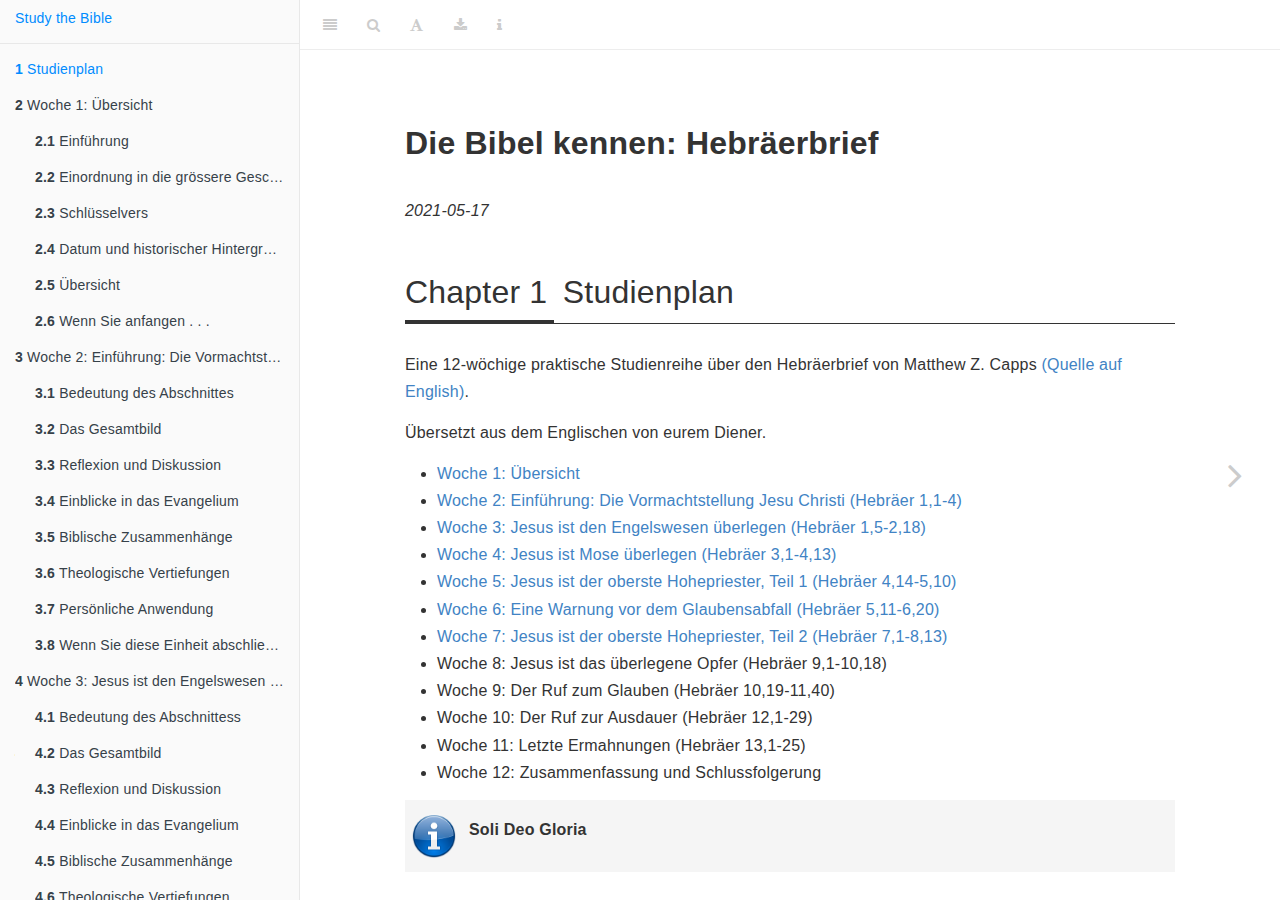
<file: docs/index.html>
<!DOCTYPE html>
<html lang="" xml:lang="">
<head>

  <meta charset="utf-8" />
  <meta http-equiv="X-UA-Compatible" content="IE=edge" />
  <title>Die Bibel kennen: Hebräerbrief</title>
  <meta name="description" content="Eine 12-wöchige praktische Studienreihe über den Hebräerbrief" />
  <meta name="generator" content="bookdown 0.21 and GitBook 2.6.7" />

  <meta property="og:title" content="Die Bibel kennen: Hebräerbrief" />
  <meta property="og:type" content="book" />
  
  <meta property="og:image" content="img/cover.png" />
  <meta property="og:description" content="Eine 12-wöchige praktische Studienreihe über den Hebräerbrief" />
  <meta name="github-repo" content="bibelstudy/hebraeerbrief" />

  <meta name="twitter:card" content="summary" />
  <meta name="twitter:title" content="Die Bibel kennen: Hebräerbrief" />
  
  <meta name="twitter:description" content="Eine 12-wöchige praktische Studienreihe über den Hebräerbrief" />
  <meta name="twitter:image" content="img/cover.png" />



<meta name="date" content="2021-05-17" />

  <meta name="viewport" content="width=device-width, initial-scale=1" />
  <meta name="apple-mobile-web-app-capable" content="yes" />
  <meta name="apple-mobile-web-app-status-bar-style" content="black" />
  
  

<link rel="next" href="woche01.html"/>
<script src="libs/header-attrs-2.7/header-attrs.js"></script>
<script src="libs/jquery-2.2.3/jquery.min.js"></script>
<link href="libs/gitbook-2.6.7/css/style.css" rel="stylesheet" />
<link href="libs/gitbook-2.6.7/css/plugin-table.css" rel="stylesheet" />
<link href="libs/gitbook-2.6.7/css/plugin-bookdown.css" rel="stylesheet" />
<link href="libs/gitbook-2.6.7/css/plugin-highlight.css" rel="stylesheet" />
<link href="libs/gitbook-2.6.7/css/plugin-search.css" rel="stylesheet" />
<link href="libs/gitbook-2.6.7/css/plugin-fontsettings.css" rel="stylesheet" />
<link href="libs/gitbook-2.6.7/css/plugin-clipboard.css" rel="stylesheet" />












<link rel="stylesheet" href="css/style.css" type="text/css" />
</head>

<body>



  <div class="book without-animation with-summary font-size-2 font-family-1" data-basepath=".">

    <div class="book-summary">
      <nav role="navigation">

<ul class="summary">
<li><a href="https://studythebible.github.io">Study the Bible</a></li>

<li class="divider"></li>
<li class="chapter" data-level="1" data-path="index.html"><a href="index.html"><i class="fa fa-check"></i><b>1</b> Studienplan</a></li>
<li class="chapter" data-level="2" data-path="woche01.html"><a href="woche01.html"><i class="fa fa-check"></i><b>2</b> Woche 1: Übersicht</a>
<ul>
<li class="chapter" data-level="2.1" data-path="woche01.html"><a href="woche01.html#einführung"><i class="fa fa-check"></i><b>2.1</b> Einführung</a></li>
<li class="chapter" data-level="2.2" data-path="woche01.html"><a href="woche01.html#einordnung-in-die-grössere-geschichte"><i class="fa fa-check"></i><b>2.2</b> Einordnung in die grössere Geschichte</a></li>
<li class="chapter" data-level="2.3" data-path="woche01.html"><a href="woche01.html#schlüsselvers"><i class="fa fa-check"></i><b>2.3</b> Schlüsselvers</a></li>
<li class="chapter" data-level="2.4" data-path="woche01.html"><a href="woche01.html#datum-und-historischer-hintergrund"><i class="fa fa-check"></i><b>2.4</b> Datum und historischer Hintergrund</a></li>
<li class="chapter" data-level="2.5" data-path="woche01.html"><a href="woche01.html#übersicht"><i class="fa fa-check"></i><b>2.5</b> Übersicht</a></li>
<li class="chapter" data-level="2.6" data-path="woche01.html"><a href="woche01.html#wenn-sie-anfangen-.-.-."><i class="fa fa-check"></i><b>2.6</b> Wenn Sie anfangen . . .</a></li>
</ul></li>
<li class="chapter" data-level="3" data-path="woche02.html"><a href="woche02.html"><i class="fa fa-check"></i><b>3</b> Woche 2: Einführung: Die Vormachtstellung Jesu Christi</a>
<ul>
<li class="chapter" data-level="3.1" data-path="woche02.html"><a href="woche02.html#bedeutung-des-abschnittes"><i class="fa fa-check"></i><b>3.1</b> Bedeutung des Abschnittes</a></li>
<li class="chapter" data-level="3.2" data-path="woche02.html"><a href="woche02.html#das-gesamtbild"><i class="fa fa-check"></i><b>3.2</b> Das Gesamtbild</a></li>
<li class="chapter" data-level="3.3" data-path="woche02.html"><a href="woche02.html#reflexion-und-diskussion"><i class="fa fa-check"></i><b>3.3</b> Reflexion und Diskussion</a>
<ul>
<li class="chapter" data-level="3.3.1" data-path="woche02.html"><a href="woche02.html#jesus-als-göttliche-offenbarung-hebr.-11-2a"><i class="fa fa-check"></i><b>3.3.1</b> 1. Jesus als göttliche Offenbarung (Hebr. 1,1-2a)</a></li>
<li class="chapter" data-level="3.3.2" data-path="woche02.html"><a href="woche02.html#jesus-person-arbeit-und-status-hebr.-12b-4"><i class="fa fa-check"></i><b>3.3.2</b> 2. Jesus: Person, Arbeit und Status (Hebr. 1,2b-4)</a></li>
</ul></li>
<li class="chapter" data-level="3.4" data-path="woche02.html"><a href="woche02.html#einblicke-in-das-evangelium"><i class="fa fa-check"></i><b>3.4</b> Einblicke in das Evangelium</a></li>
<li class="chapter" data-level="3.5" data-path="woche02.html"><a href="woche02.html#biblische-zusammenhänge"><i class="fa fa-check"></i><b>3.5</b> Biblische Zusammenhänge</a></li>
<li class="chapter" data-level="3.6" data-path="woche02.html"><a href="woche02.html#theologische-vertiefungen"><i class="fa fa-check"></i><b>3.6</b> Theologische Vertiefungen</a></li>
<li class="chapter" data-level="3.7" data-path="woche02.html"><a href="woche02.html#persönliche-anwendung"><i class="fa fa-check"></i><b>3.7</b> Persönliche Anwendung</a></li>
<li class="chapter" data-level="3.8" data-path="woche02.html"><a href="woche02.html#wenn-sie-diese-einheit-abschliessen-.-.-."><i class="fa fa-check"></i><b>3.8</b> Wenn Sie diese Einheit abschliessen . . .</a></li>
</ul></li>
<li class="chapter" data-level="4" data-path="woche03.html"><a href="woche03.html"><i class="fa fa-check"></i><b>4</b> Woche 3: Jesus ist den Engelswesen überlegen</a>
<ul>
<li class="chapter" data-level="4.1" data-path="woche03.html"><a href="woche03.html#bedeutung-des-abschnittess"><i class="fa fa-check"></i><b>4.1</b> Bedeutung des Abschnittess</a></li>
<li class="chapter" data-level="4.2" data-path="woche03.html"><a href="woche03.html#das-gesamtbild-1"><i class="fa fa-check"></i><b>4.2</b> Das Gesamtbild</a></li>
<li class="chapter" data-level="4.3" data-path="woche03.html"><a href="woche03.html#reflexion-und-diskussion-1"><i class="fa fa-check"></i><b>4.3</b> Reflexion und Diskussion</a>
<ul>
<li class="chapter" data-level="4.3.1" data-path="woche03.html"><a href="woche03.html#der-status-jesu-als-ewiger-sohn-und-könig-hebr.-15-14"><i class="fa fa-check"></i><b>4.3.1</b> 1. Der Status Jesu als ewiger Sohn und König (Hebr. 1,5-14)</a></li>
<li class="chapter" data-level="4.3.2" data-path="woche03.html"><a href="woche03.html#warnung-eins-vor-der-vernachlässigung-der-errettung-hebr.-21-4"><i class="fa fa-check"></i><b>4.3.2</b> 2. Warnung Eins: Vor der Vernachlässigung der Errettung (Hebr. 2,1-4)</a></li>
<li class="chapter" data-level="4.3.3" data-path="woche03.html"><a href="woche03.html#jesus-als-der-gründer-des-heils-hebr.-25-18"><i class="fa fa-check"></i><b>4.3.3</b> 3. Jesus als der Gründer des Heils (Hebr. 2,5-18)</a></li>
</ul></li>
<li class="chapter" data-level="4.4" data-path="woche03.html"><a href="woche03.html#einblicke-in-das-evangelium-1"><i class="fa fa-check"></i><b>4.4</b> Einblicke in das Evangelium</a></li>
<li class="chapter" data-level="4.5" data-path="woche03.html"><a href="woche03.html#biblische-zusammenhänge-1"><i class="fa fa-check"></i><b>4.5</b> Biblische Zusammenhänge</a></li>
<li class="chapter" data-level="4.6" data-path="woche03.html"><a href="woche03.html#theologische-vertiefungen-1"><i class="fa fa-check"></i><b>4.6</b> Theologische Vertiefungen</a></li>
<li class="chapter" data-level="4.7" data-path="woche03.html"><a href="woche03.html#persönliche-anwendung-1"><i class="fa fa-check"></i><b>4.7</b> Persönliche Anwendung</a></li>
<li class="chapter" data-level="4.8" data-path="woche03.html"><a href="woche03.html#wenn-sie-diese-einheit-abschliessen-.-.-.-1"><i class="fa fa-check"></i><b>4.8</b> Wenn Sie diese Einheit abschliessen . . .</a></li>
</ul></li>
<li class="chapter" data-level="5" data-path="woche04.html"><a href="woche04.html"><i class="fa fa-check"></i><b>5</b> Woche 4: Jesus ist Mose überlegen</a>
<ul>
<li class="chapter" data-level="5.1" data-path="woche04.html"><a href="woche04.html#bedeutung-des-abschnittes-1"><i class="fa fa-check"></i><b>5.1</b> Bedeutung des Abschnittes</a></li>
<li class="chapter" data-level="5.2" data-path="woche04.html"><a href="woche04.html#das-gesamtbild-2"><i class="fa fa-check"></i><b>5.2</b> Das Gesamtbild</a></li>
<li class="chapter" data-level="5.3" data-path="woche04.html"><a href="woche04.html#reflexion-und-diskussion-2"><i class="fa fa-check"></i><b>5.3</b> Reflexion und Diskussion</a>
<ul>
<li class="chapter" data-level="5.3.1" data-path="woche04.html"><a href="woche04.html#jesus-ist-grösser-als-moses-hebräer-31-6"><i class="fa fa-check"></i><b>5.3.1</b> 1. Jesus ist grösser als Moses (Hebräer 3,1-6)</a></li>
<li class="chapter" data-level="5.3.2" data-path="woche04.html"><a href="woche04.html#warnung-zwei-das-versagen-der-exodus-generation-hebräer-37-19"><i class="fa fa-check"></i><b>5.3.2</b> 2. Warnung Zwei: Das Versagen der Exodus-Generation (Hebräer 3,7-19)</a></li>
<li class="chapter" data-level="5.3.3" data-path="woche04.html"><a href="woche04.html#in-gottes-ruhe-eintreten-hebräer-41-13"><i class="fa fa-check"></i><b>5.3.3</b> 3. In Gottes Ruhe eintreten (Hebräer 4,1-13)</a></li>
</ul></li>
<li class="chapter" data-level="5.4" data-path="woche04.html"><a href="woche04.html#einblicke-in-das-evangelium-2"><i class="fa fa-check"></i><b>5.4</b> Einblicke in das Evangelium</a></li>
<li class="chapter" data-level="5.5" data-path="woche04.html"><a href="woche04.html#biblische-zusammenhänge-2"><i class="fa fa-check"></i><b>5.5</b> Biblische Zusammenhänge</a></li>
<li class="chapter" data-level="5.6" data-path="woche04.html"><a href="woche04.html#theologische-sondierungen"><i class="fa fa-check"></i><b>5.6</b> Theologische Sondierungen</a></li>
<li class="chapter" data-level="5.7" data-path="woche04.html"><a href="woche04.html#persönliche-anwendung-2"><i class="fa fa-check"></i><b>5.7</b> Persönliche Anwendung</a></li>
<li class="chapter" data-level="5.8" data-path="woche04.html"><a href="woche04.html#wenn-sie-diese-einheit-abschliessen-.-.-.-2"><i class="fa fa-check"></i><b>5.8</b> Wenn Sie diese Einheit abschliessen . . .</a></li>
</ul></li>
<li class="chapter" data-level="6" data-path="woche05.html"><a href="woche05.html"><i class="fa fa-check"></i><b>6</b> Woche 5: Jesus ist der oberste Hohepriester, Teil 1</a>
<ul>
<li class="chapter" data-level="6.1" data-path="woche05.html"><a href="woche05.html#bedeutung-des-abschnittes-2"><i class="fa fa-check"></i><b>6.1</b> Bedeutung des Abschnittes</a></li>
<li class="chapter" data-level="6.2" data-path="woche05.html"><a href="woche05.html#das-gesamtbild-3"><i class="fa fa-check"></i><b>6.2</b> Das Gesamtbild</a></li>
<li class="chapter" data-level="6.3" data-path="woche05.html"><a href="woche05.html#reflexion-und-diskussion-3"><i class="fa fa-check"></i><b>6.3</b> Reflexion und Diskussion</a>
<ul>
<li class="chapter" data-level="6.3.1" data-path="woche05.html"><a href="woche05.html#jesus-der-grosse-hohepriester-hebr.-414-510"><i class="fa fa-check"></i><b>6.3.1</b> Jesus, der grosse Hohepriester (Hebr. 4,14-5,10)</a></li>
</ul></li>
<li class="chapter" data-level="6.4" data-path="woche05.html"><a href="woche05.html#einblicke-in-das-evangelium-3"><i class="fa fa-check"></i><b>6.4</b> Einblicke in das Evangelium</a></li>
<li class="chapter" data-level="6.5" data-path="woche05.html"><a href="woche05.html#biblische-zusammenhänge-3"><i class="fa fa-check"></i><b>6.5</b> Biblische Zusammenhänge</a></li>
<li class="chapter" data-level="6.6" data-path="woche05.html"><a href="woche05.html#theologische-sondierungen-1"><i class="fa fa-check"></i><b>6.6</b> Theologische Sondierungen</a></li>
<li class="chapter" data-level="6.7" data-path="woche05.html"><a href="woche05.html#persönliche-anwendung-3"><i class="fa fa-check"></i><b>6.7</b> Persönliche Anwendung</a></li>
<li class="chapter" data-level="6.8" data-path="woche05.html"><a href="woche05.html#wenn-sie-diese-einheit-abschliessen-.-.-.-3"><i class="fa fa-check"></i><b>6.8</b> Wenn Sie diese Einheit abschliessen . . .</a></li>
</ul></li>
<li class="chapter" data-level="7" data-path="woche06.html"><a href="woche06.html"><i class="fa fa-check"></i><b>7</b> Woche 6: Eine Warnung vor dem Glaubensabfall</a>
<ul>
<li class="chapter" data-level="7.1" data-path="woche06.html"><a href="woche06.html#bedeutung-des-abschnittes-3"><i class="fa fa-check"></i><b>7.1</b> Bedeutung des Abschnittes</a></li>
<li class="chapter" data-level="7.2" data-path="woche06.html"><a href="woche06.html#das-gesamtbild-4"><i class="fa fa-check"></i><b>7.2</b> Das Gesamtbild</a></li>
<li class="chapter" data-level="7.3" data-path="woche06.html"><a href="woche06.html#reflexion-und-diskussion-4"><i class="fa fa-check"></i><b>7.3</b> Reflexion und Diskussion</a>
<ul>
<li class="chapter" data-level="7.3.1" data-path="woche06.html"><a href="woche06.html#warnung-drei-gegen-den-glaubensabfall-hebräer-511-612"><i class="fa fa-check"></i><b>7.3.1</b> 1. Warnung Drei: Gegen den Glaubensabfall (Hebräer 5,11-6,12)</a></li>
<li class="chapter" data-level="7.3.2" data-path="woche06.html"><a href="woche06.html#die-gewissheit-von-gottes-verheissung-hebräer-613-20"><i class="fa fa-check"></i><b>7.3.2</b> 2. Die Gewissheit von Gottes Verheissung (Hebräer 6,13-20)</a></li>
</ul></li>
<li class="chapter" data-level="7.4" data-path="woche06.html"><a href="woche06.html#einblicke-in-das-evangelium-4"><i class="fa fa-check"></i><b>7.4</b> Einblicke in das Evangelium</a></li>
<li class="chapter" data-level="7.5" data-path="woche06.html"><a href="woche06.html#biblische-zusammenhänge-4"><i class="fa fa-check"></i><b>7.5</b> Biblische Zusammenhänge</a></li>
<li class="chapter" data-level="7.6" data-path="woche06.html"><a href="woche06.html#theologische-sondierungen-2"><i class="fa fa-check"></i><b>7.6</b> Theologische Sondierungen</a></li>
<li class="chapter" data-level="7.7" data-path="woche06.html"><a href="woche06.html#persönliche-anwendung-4"><i class="fa fa-check"></i><b>7.7</b> Persönliche Anwendung</a></li>
<li class="chapter" data-level="7.8" data-path="woche06.html"><a href="woche06.html#wenn-sie-diese-einheit-abschliessen-.-.-.-4"><i class="fa fa-check"></i><b>7.8</b> Wenn Sie diese Einheit abschliessen . . .</a></li>
</ul></li>
<li class="chapter" data-level="8" data-path="woche07.html"><a href="woche07.html"><i class="fa fa-check"></i><b>8</b> Woche 7: Jesus ist der oberste Hohepriester, Teil 2</a>
<ul>
<li class="chapter" data-level="8.1" data-path="woche07.html"><a href="woche07.html#bedeutung-des-abschnittes-4"><i class="fa fa-check"></i><b>8.1</b> Bedeutung des Abschnittes</a></li>
<li class="chapter" data-level="8.2" data-path="woche07.html"><a href="woche07.html#das-gesamtbild-5"><i class="fa fa-check"></i><b>8.2</b> Das Gesamtbild</a></li>
<li class="chapter" data-level="8.3" data-path="woche07.html"><a href="woche07.html#reflexion-und-diskussion-5"><i class="fa fa-check"></i><b>8.3</b> Reflexion und Diskussion</a>
<ul>
<li class="chapter" data-level="8.3.1" data-path="woche07.html"><a href="woche07.html#die-priesterordnung-melchisedeks-hebr.-71-10"><i class="fa fa-check"></i><b>8.3.1</b> 1. Die Priesterordnung Melchisedeks (Hebr. 7,1-10)</a></li>
<li class="chapter" data-level="8.3.2" data-path="woche07.html"><a href="woche07.html#jesus-im-vergleich-zu-melchisedek-hebräer-711-28"><i class="fa fa-check"></i><b>8.3.2</b> 2. Jesus im Vergleich zu Melchisedek (Hebräer 7,11-28)</a></li>
<li class="chapter" data-level="8.3.3" data-path="woche07.html"><a href="woche07.html#jesus-ein-priester-eines-besseren-bundes-hebr.-81-13"><i class="fa fa-check"></i><b>8.3.3</b> 3. Jesus, ein Priester eines besseren Bundes (Hebr. 8,1-13)</a></li>
</ul></li>
<li class="chapter" data-level="8.4" data-path="woche07.html"><a href="woche07.html#einblicke-in-das-evangelium-5"><i class="fa fa-check"></i><b>8.4</b> Einblicke in das Evangelium</a></li>
<li class="chapter" data-level="8.5" data-path="woche07.html"><a href="woche07.html#biblische-zusammenhänge-5"><i class="fa fa-check"></i><b>8.5</b> Biblische Zusammenhänge</a></li>
<li class="chapter" data-level="8.6" data-path="woche07.html"><a href="woche07.html#theologische-sondierungen-3"><i class="fa fa-check"></i><b>8.6</b> Theologische Sondierungen</a></li>
<li class="chapter" data-level="8.7" data-path="woche07.html"><a href="woche07.html#persönliche-anwendung-5"><i class="fa fa-check"></i><b>8.7</b> Persönliche Anwendung</a></li>
<li class="chapter" data-level="8.8" data-path="woche07.html"><a href="woche07.html#wenn-sie-diese-einheit-abschliessen-.-.-.-5"><i class="fa fa-check"></i><b>8.8</b> Wenn Sie diese Einheit abschliessen . . .</a></li>
</ul></li>
</ul>

      </nav>
    </div>

    <div class="book-body">
      <div class="body-inner">
        <div class="book-header" role="navigation">
          <h1>
            <i class="fa fa-circle-o-notch fa-spin"></i><a href="./">Die Bibel kennen: Hebräerbrief</a>
          </h1>
        </div>

        <div class="page-wrapper" tabindex="-1" role="main">
          <div class="page-inner">

            <section class="normal" id="section-">
<div id="header">
<h1 class="title">Die Bibel kennen: Hebräerbrief</h1>
<p class="author"><em></em></p>
<p class="date"><em>2021-05-17</em></p>
</div>
<div id="studienplan" class="section level1" number="1">
<h1><span class="header-section-number">Chapter 1</span> Studienplan</h1>
<p>Eine 12-wöchige praktische Studienreihe über den Hebräerbrief
von Matthew Z. Capps <a href="https://www.thegospelcoalition.org/course/knowing-bible-hebrews">(Quelle auf English)</a>.</p>
<p>Übersetzt aus dem Englischen von eurem Diener.</p>
<ul>
<li><a href="woche01.html#woche01">Woche 1: Übersicht</a></li>
<li><a href="woche02.html#woche02">Woche 2: Einführung: Die Vormachtstellung Jesu Christi (Hebräer 1,1-4)</a></li>
<li><a href="woche03.html#woche03">Woche 3: Jesus ist den Engelswesen überlegen (Hebräer 1,5-2,18)</a></li>
<li><a href="woche04.html#woche04">Woche 4: Jesus ist Mose überlegen (Hebräer 3,1-4,13)</a></li>
<li><a href="woche05.html#woche05">Woche 5: Jesus ist der oberste Hohepriester, Teil 1 (Hebräer 4,14-5,10)</a></li>
<li><a href="woche06.html#woche06">Woche 6: Eine Warnung vor dem Glaubensabfall (Hebräer 5,11-6,20)</a></li>
<li><a href="woche07.html#woche07">Woche 7: Jesus ist der oberste Hohepriester, Teil 2 (Hebräer 7,1-8,13)</a></li>
<li>Woche 8: Jesus ist das überlegene Opfer (Hebräer 9,1-10,18)</li>
<li>Woche 9: Der Ruf zum Glauben (Hebräer 10,19-11,40)</li>
<li>Woche 10: Der Ruf zur Ausdauer (Hebräer 12,1-29)</li>
<li>Woche 11: Letzte Ermahnungen (Hebräer 13,1-25)</li>
<li>Woche 12: Zusammenfassung und Schlussfolgerung</li>
</ul>
<div class="rmdinfo">
<p>
<strong>Soli Deo Gloria</strong>
</p>
</div>
<hr />
<p>Nur für private Zwecke.</p>
<p>Hebrews: A 12-Week Study © 2015 by Matthew Z. Capps. All rights reserved.</p>
<p><a href="https://www.thegospelcoalition.org/course/knowing-bible-hebrews/#week-1-overview" class="uri">https://www.thegospelcoalition.org/course/knowing-bible-hebrews/#week-1-overview</a></p>

</div>
<script src="https://hypothes.is/embed.js" async></script>
            </section>

          </div>
        </div>
      </div>

<a href="woche01.html" class="navigation navigation-next navigation-unique" aria-label="Next page"><i class="fa fa-angle-right"></i></a>
    </div>
  </div>
<script src="libs/gitbook-2.6.7/js/app.min.js"></script>
<script src="libs/gitbook-2.6.7/js/lunr.js"></script>
<script src="libs/gitbook-2.6.7/js/clipboard.min.js"></script>
<script src="libs/gitbook-2.6.7/js/plugin-search.js"></script>
<script src="libs/gitbook-2.6.7/js/plugin-sharing.js"></script>
<script src="libs/gitbook-2.6.7/js/plugin-fontsettings.js"></script>
<script src="libs/gitbook-2.6.7/js/plugin-bookdown.js"></script>
<script src="libs/gitbook-2.6.7/js/jquery.highlight.js"></script>
<script src="libs/gitbook-2.6.7/js/plugin-clipboard.js"></script>
<script>
gitbook.require(["gitbook"], function(gitbook) {
gitbook.start({
"sharing": {
"github": false,
"facebook": false,
"twitter": false,
"linkedin": false,
"weibo": false,
"instapaper": false,
"vk": false,
"all": false
},
"fontsettings": {
"theme": "white",
"family": "sans",
"size": 2
},
"edit": {
"link": null,
"text": null
},
"history": {
"link": null,
"text": null
},
"view": {
"link": null,
"text": null
},
"download": ["hebraeerbrief_studie.pdf", "hebraeerbrief_studie.epub"],
"toc": {
"collapse": "subsection",
"scroll_highlight": true
}
});
});
</script>

<!-- dynamically load mathjax for compatibility with self-contained -->
<script>
  (function () {
    var script = document.createElement("script");
    script.type = "text/javascript";
    var src = "true";
    if (src === "" || src === "true") src = "https://mathjax.rstudio.com/latest/MathJax.js?config=TeX-MML-AM_CHTML";
    if (location.protocol !== "file:")
      if (/^https?:/.test(src))
        src = src.replace(/^https?:/, '');
    script.src = src;
    document.getElementsByTagName("head")[0].appendChild(script);
  })();
</script>
</body>

</html>
</file>
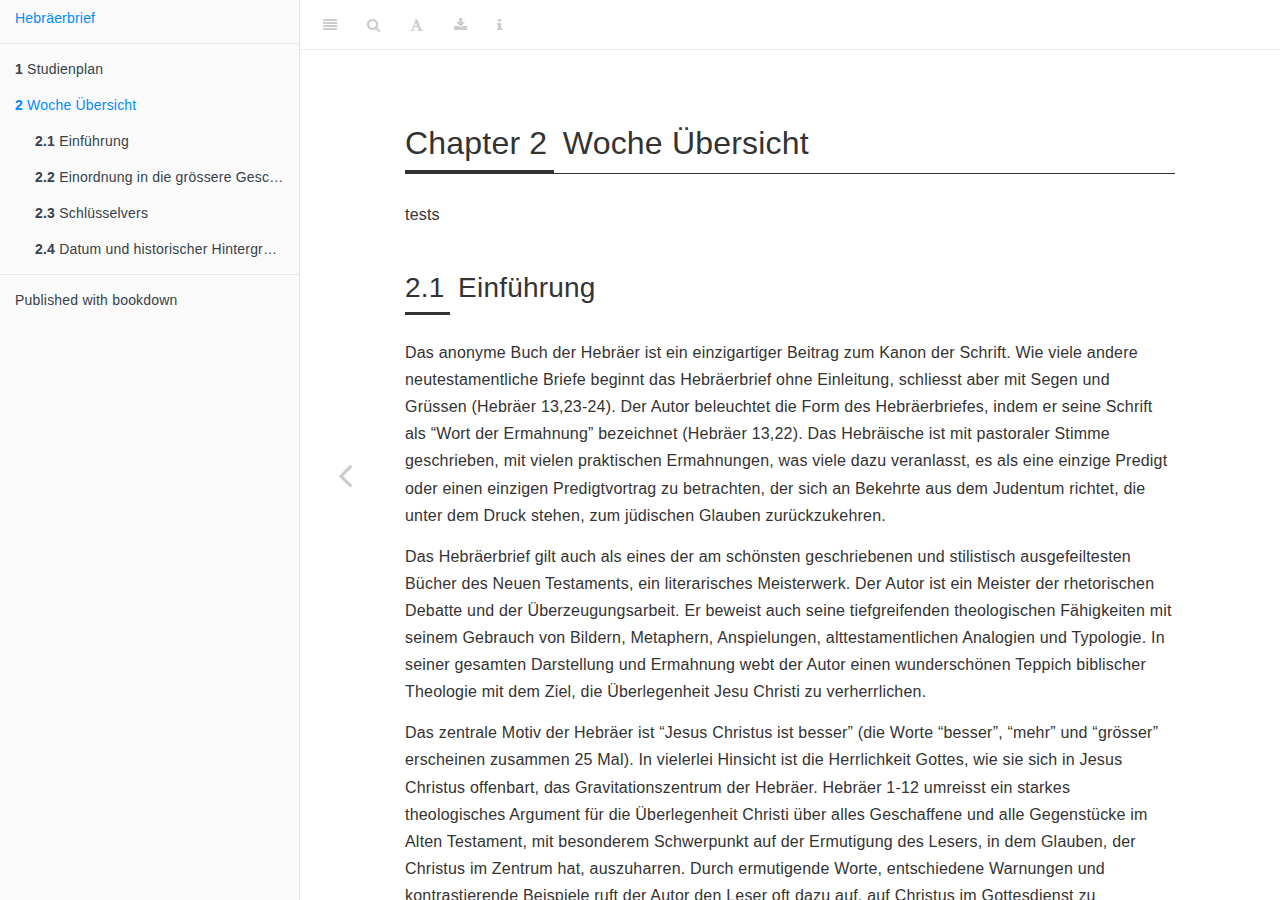
<file: docs/woche-übersicht.html>
<!DOCTYPE html>
<html lang="" xml:lang="">
<head>

  <meta charset="utf-8" />
  <meta http-equiv="X-UA-Compatible" content="IE=edge" />
  <title>Chapter 2 Woche Übersicht | Die Bibel kennen: Hebräerbrief</title>
  <meta name="description" content="Eine 12-wöchige praktische Studienreihe über den Hebräerbrief" />
  <meta name="generator" content="bookdown 0.20 and GitBook 2.6.7" />

  <meta property="og:title" content="Chapter 2 Woche Übersicht | Die Bibel kennen: Hebräerbrief" />
  <meta property="og:type" content="book" />
  
  <meta property="og:image" content="img/cover.png" />
  <meta property="og:description" content="Eine 12-wöchige praktische Studienreihe über den Hebräerbrief" />
  <meta name="github-repo" content="bibelstudy/hebraeerbrief" />

  <meta name="twitter:card" content="summary" />
  <meta name="twitter:title" content="Chapter 2 Woche Übersicht | Die Bibel kennen: Hebräerbrief" />
  
  <meta name="twitter:description" content="Eine 12-wöchige praktische Studienreihe über den Hebräerbrief" />
  <meta name="twitter:image" content="img/cover.png" />

<meta name="author" content="" />


<meta name="date" content="2020-09-01" />

  <meta name="viewport" content="width=device-width, initial-scale=1" />
  <meta name="apple-mobile-web-app-capable" content="yes" />
  <meta name="apple-mobile-web-app-status-bar-style" content="black" />
  
  
<link rel="prev" href="index.html"/>

<script src="libs/jquery-2.2.3/jquery.min.js"></script>
<link href="libs/gitbook-2.6.7/css/style.css" rel="stylesheet" />
<link href="libs/gitbook-2.6.7/css/plugin-table.css" rel="stylesheet" />
<link href="libs/gitbook-2.6.7/css/plugin-bookdown.css" rel="stylesheet" />
<link href="libs/gitbook-2.6.7/css/plugin-highlight.css" rel="stylesheet" />
<link href="libs/gitbook-2.6.7/css/plugin-search.css" rel="stylesheet" />
<link href="libs/gitbook-2.6.7/css/plugin-fontsettings.css" rel="stylesheet" />
<link href="libs/gitbook-2.6.7/css/plugin-clipboard.css" rel="stylesheet" />









<script src="libs/accessible-code-block-0.0.1/empty-anchor.js"></script>



<link rel="stylesheet" href="css/style.css" type="text/css" />
</head>

<body>



  <div class="book without-animation with-summary font-size-2 font-family-1" data-basepath=".">

    <div class="book-summary">
      <nav role="navigation">

<ul class="summary">
<li><a href="https://bibelstudy.github.io/hebraeerbrief/">Hebräerbrief</a></li>

<li class="divider"></li>
<li class="chapter" data-level="1" data-path="index.html"><a href="index.html"><i class="fa fa-check"></i><b>1</b> Studienplan</a></li>
<li class="chapter" data-level="2" data-path="woche-übersicht.html"><a href="woche-übersicht.html"><i class="fa fa-check"></i><b>2</b> Woche Übersicht</a><ul>
<li class="chapter" data-level="2.1" data-path="woche-übersicht.html"><a href="woche-übersicht.html#einführung"><i class="fa fa-check"></i><b>2.1</b> Einführung</a></li>
<li class="chapter" data-level="2.2" data-path="woche-übersicht.html"><a href="woche-übersicht.html#einordnung-in-die-grössere-geschichte"><i class="fa fa-check"></i><b>2.2</b> Einordnung in die grössere Geschichte</a></li>
<li class="chapter" data-level="2.3" data-path="woche-übersicht.html"><a href="woche-übersicht.html#schlüsselvers"><i class="fa fa-check"></i><b>2.3</b> Schlüsselvers</a></li>
<li class="chapter" data-level="2.4" data-path="woche-übersicht.html"><a href="woche-übersicht.html#datum-und-historischer-hintergrund"><i class="fa fa-check"></i><b>2.4</b> Datum und historischer Hintergrund</a></li>
</ul></li>
<li class="divider"></li>
<li><a href="https://github.com/rstudio/bookdown" target="blank">Published with bookdown</a></li>

</ul>

      </nav>
    </div>

    <div class="book-body">
      <div class="body-inner">
        <div class="book-header" role="navigation">
          <h1>
            <i class="fa fa-circle-o-notch fa-spin"></i><a href="./">Die Bibel kennen: Hebräerbrief</a>
          </h1>
        </div>

        <div class="page-wrapper" tabindex="-1" role="main">
          <div class="page-inner">

            <section class="normal" id="section-">
<div id="woche-übersicht" class="section level1">
<h1><span class="header-section-number">Chapter 2</span> Woche Übersicht</h1>
<p>tests</p>
<div id="einführung" class="section level2">
<h2><span class="header-section-number">2.1</span> Einführung</h2>
<p>Das anonyme Buch der Hebräer ist ein einzigartiger Beitrag zum Kanon der Schrift. Wie viele andere neutestamentliche Briefe beginnt das Hebräerbrief ohne Einleitung, schliesst aber mit Segen und Grüssen (<span rel="tooltip" title="23 Ihr sollt wissen, daß der Bruder Timotheus freigelassen worden ist; wenn er bald kommt, will ich euch mit ihm besuchen. 24 Grüßt alle eure Führer und alle Heiligen! Es grüßen euch die von Italien!" data-tooltip-position="bottom">Hebräer 13,23-24</span>). Der Autor beleuchtet die Form des Hebräerbriefes, indem er seine Schrift als “Wort der Ermahnung” bezeichnet (<span rel="tooltip" title="22 Ich ermahne euch aber, ihr Brüder, nehmt das Wort der Ermahnung an; denn ich habe euch mit wenigen Worten geschrieben. " data-tooltip-position="bottom">Hebräer 13,22</span>). Das Hebräische ist mit pastoraler Stimme geschrieben, mit vielen praktischen Ermahnungen, was viele dazu veranlasst, es als eine einzige Predigt oder einen einzigen Predigtvortrag zu betrachten, der sich an Bekehrte aus dem Judentum richtet, die unter dem Druck stehen, zum jüdischen Glauben zurückzukehren.</p>
<p>Das Hebräerbrief gilt auch als eines der am schönsten geschriebenen und stilistisch ausgefeiltesten Bücher des Neuen Testaments, ein literarisches Meisterwerk. Der Autor ist ein Meister der rhetorischen Debatte und der Überzeugungsarbeit. Er beweist auch seine tiefgreifenden theologischen Fähigkeiten mit seinem Gebrauch von Bildern, Metaphern, Anspielungen, alttestamentlichen Analogien und Typologie. In seiner gesamten Darstellung und Ermahnung webt der Autor einen wunderschönen Teppich biblischer Theologie mit dem Ziel, die Überlegenheit Jesu Christi zu verherrlichen.</p>
<p>Das zentrale Motiv der Hebräer ist “Jesus Christus ist besser” (die Worte “besser”, “mehr” und “grösser” erscheinen zusammen 25 Mal). In vielerlei Hinsicht ist die Herrlichkeit Gottes, wie sie sich in Jesus Christus offenbart, das Gravitationszentrum der Hebräer. Hebräer 1-12 umreisst ein starkes theologisches Argument für die Überlegenheit Christi über alles Geschaffene und alle Gegenstücke im Alten Testament, mit besonderem Schwerpunkt auf der Ermutigung des Lesers, in dem Glauben, der Christus im Zentrum hat, auszuharren. Durch ermutigende Worte, entschiedene Warnungen und kontrastierende Beispiele ruft der Autor den Leser oft dazu auf, auf Christus im Gottesdienst zu antworten.</p>
</div>
<div id="einordnung-in-die-grössere-geschichte" class="section level2">
<h2><span class="header-section-number">2.2</span> Einordnung in die grössere Geschichte</h2>
<p>Der Hebräerbrief enthält 35 direkte Zitate aus dem Alten Testament und noch dazu viele Anspielungen und Verweisen auf das alten Testament. Mit dem alttestamentlichen Hintergrund im Sinn, argumentiert der Autor, dass Gottes Herrlichkeit und Erlösungsplan schliesslich und am deutlichsten in Jesus Christus offenbart werden. Die Überlegenheit Jesu zeigt sich darin, dass er grösser ist als jeder Engel, Priester oder jede Institution des Alten Bundes. Christus ist das vollständige Sühneopfer und der letzte Priester. In ihm sehen wir die Erfüllung aller Hoffnungen und Verheissungen des Alten Testaments, die das lang ersehnte neue Zeitalter des Bundes einleiten.</p>
</div>
<div id="schlüsselvers" class="section level2">
<h2><span class="header-section-number">2.3</span> Schlüsselvers</h2>
<div class="rmdquote">
<p>
[Jesus] ist die Ausstrahlung seiner Herrlichkeit und der Ausdruck seines Wesens und trägt alle Dinge durch das Wort seiner Kraft; er hat sich, nachdem er die Reinigung von unseren Sünden durch sich selbst vollbracht hat, zur Rechten der Majestät in der Höhe gesetzt.
</p>
<p>
– Hebräer 1,3
</p>
</div>
</div>
<div id="datum-und-historischer-hintergrund" class="section level2">
<h2><span class="header-section-number">2.4</span> Datum und historischer Hintergrund</h2>
<p>Das Hebräische wurde im ersten Jahrhundert, wahrscheinlich vor 70 n. Chr., geschrieben. Der Autor des Hebräischen nennt sich nicht selbst. Es gab viele Vermutungen über seine Identität; wie der frühchristliche Theologe Origenes (ca. 245 n. Chr.) sagte, “nur Gott weiß”, wer er ist. Aber wir können sicher sein, dass der Autor mit seinen Zuhörern vertraut war, denn er sehnte sich danach, mit ihnen wieder vereint zu werden (Hebr 13,19) und kann ihnen Nachrichten über Timotheus, den Stellvertreter des Paulus, geben (Hebr 13,23).</p>
<p>Der traditionelle Titel “An die Hebräer” spiegelt die alte Vorstellung wider, dass die ursprüngliche Zuhörerschaft hauptsächlich aus jüdischen Christen bestand. Man kann mit Sicherheit davon ausgehen, dass die Zuhörer mit den vielen Zitaten und Anspielungen auf das Alte Testament vertraut und gut verstanden waren. Sicherlich wandte sich der Autor mit diesem Brief an bekennende Christen; mehrmals drängt der Autor sie, ihr Bekenntnis und ihren Glauben aufrechtzuerhalten (Hebr. 3,6.14; Hebr 4,14; Hebr 10,23).</p>

</div>
</div>
<script src="https://hypothes.is/embed.js" async></script>
            </section>

          </div>
        </div>
      </div>
<a href="index.html" class="navigation navigation-prev navigation-unique" aria-label="Previous page"><i class="fa fa-angle-left"></i></a>

    </div>
  </div>
<script src="libs/gitbook-2.6.7/js/app.min.js"></script>
<script src="libs/gitbook-2.6.7/js/lunr.js"></script>
<script src="libs/gitbook-2.6.7/js/clipboard.min.js"></script>
<script src="libs/gitbook-2.6.7/js/plugin-search.js"></script>
<script src="libs/gitbook-2.6.7/js/plugin-sharing.js"></script>
<script src="libs/gitbook-2.6.7/js/plugin-fontsettings.js"></script>
<script src="libs/gitbook-2.6.7/js/plugin-bookdown.js"></script>
<script src="libs/gitbook-2.6.7/js/jquery.highlight.js"></script>
<script src="libs/gitbook-2.6.7/js/plugin-clipboard.js"></script>
<script>
gitbook.require(["gitbook"], function(gitbook) {
gitbook.start({
"sharing": {
"github": false,
"facebook": false,
"twitter": false,
"linkedin": false,
"weibo": false,
"instapaper": false,
"vk": false,
"all": false
},
"fontsettings": {
"theme": "white",
"family": "sans",
"size": 2
},
"edit": {
"link": null,
"text": null
},
"history": {
"link": null,
"text": null
},
"view": {
"link": null,
"text": null
},
"download": ["hebraeerbrief_studie.pdf", "hebraeerbrief_studie.epub"],
"toc": {
"collapse": "subsection",
"scroll_highlight": true
}
});
});
</script>

</body>

</html>
</file>
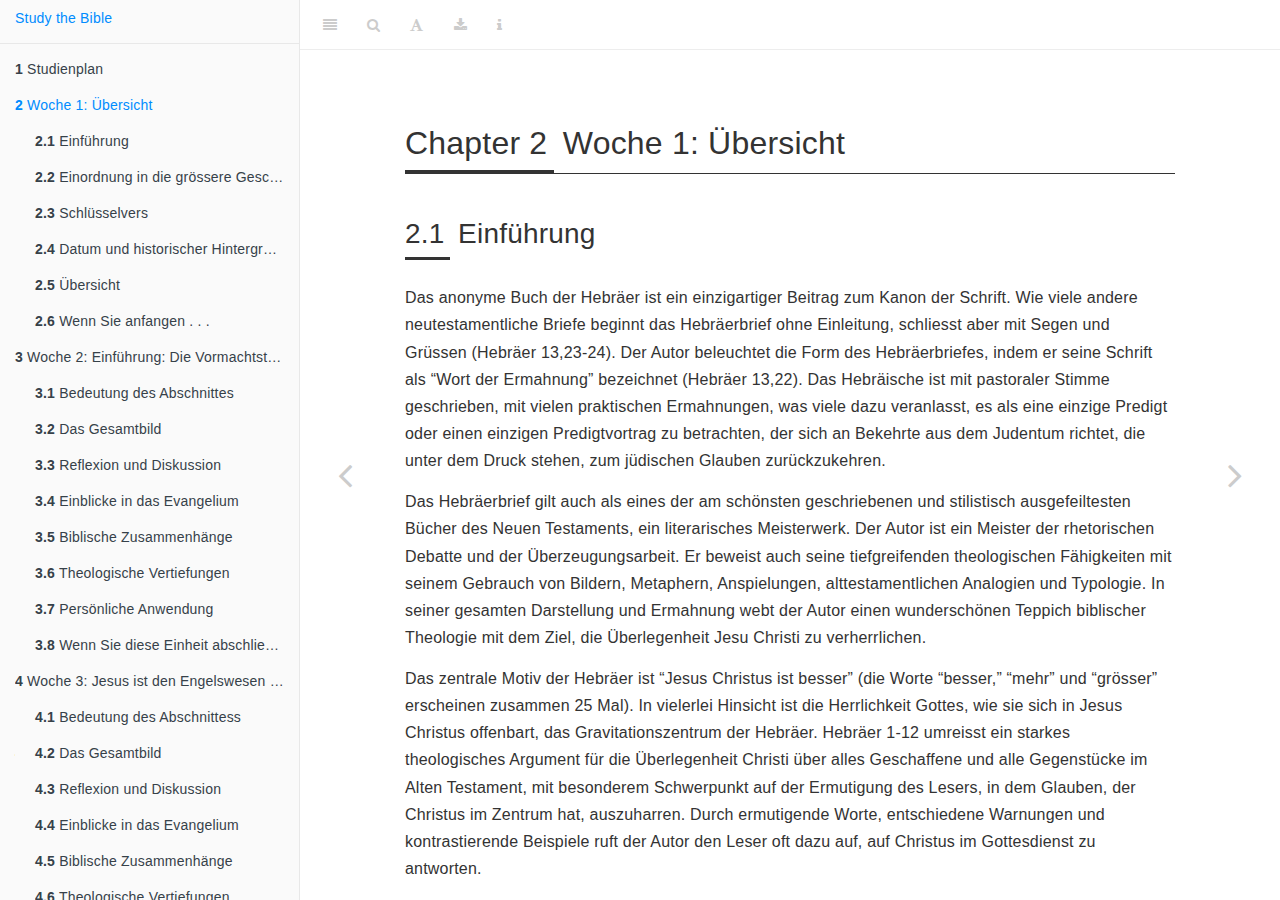
<file: docs/woche01.html>
<!DOCTYPE html>
<html lang="" xml:lang="">
<head>

  <meta charset="utf-8" />
  <meta http-equiv="X-UA-Compatible" content="IE=edge" />
  <title>Chapter 2 Woche 1: Übersicht | Die Bibel kennen: Hebräerbrief</title>
  <meta name="description" content="Eine 12-wöchige praktische Studienreihe über den Hebräerbrief" />
  <meta name="generator" content="bookdown 0.21 and GitBook 2.6.7" />

  <meta property="og:title" content="Chapter 2 Woche 1: Übersicht | Die Bibel kennen: Hebräerbrief" />
  <meta property="og:type" content="book" />
  
  <meta property="og:image" content="img/cover.png" />
  <meta property="og:description" content="Eine 12-wöchige praktische Studienreihe über den Hebräerbrief" />
  <meta name="github-repo" content="bibelstudy/hebraeerbrief" />

  <meta name="twitter:card" content="summary" />
  <meta name="twitter:title" content="Chapter 2 Woche 1: Übersicht | Die Bibel kennen: Hebräerbrief" />
  
  <meta name="twitter:description" content="Eine 12-wöchige praktische Studienreihe über den Hebräerbrief" />
  <meta name="twitter:image" content="img/cover.png" />



<meta name="date" content="2021-05-17" />

  <meta name="viewport" content="width=device-width, initial-scale=1" />
  <meta name="apple-mobile-web-app-capable" content="yes" />
  <meta name="apple-mobile-web-app-status-bar-style" content="black" />
  
  
<link rel="prev" href="index.html"/>
<link rel="next" href="woche02.html"/>
<script src="libs/header-attrs-2.7/header-attrs.js"></script>
<script src="libs/jquery-2.2.3/jquery.min.js"></script>
<link href="libs/gitbook-2.6.7/css/style.css" rel="stylesheet" />
<link href="libs/gitbook-2.6.7/css/plugin-table.css" rel="stylesheet" />
<link href="libs/gitbook-2.6.7/css/plugin-bookdown.css" rel="stylesheet" />
<link href="libs/gitbook-2.6.7/css/plugin-highlight.css" rel="stylesheet" />
<link href="libs/gitbook-2.6.7/css/plugin-search.css" rel="stylesheet" />
<link href="libs/gitbook-2.6.7/css/plugin-fontsettings.css" rel="stylesheet" />
<link href="libs/gitbook-2.6.7/css/plugin-clipboard.css" rel="stylesheet" />












<link rel="stylesheet" href="css/style.css" type="text/css" />
</head>

<body>



  <div class="book without-animation with-summary font-size-2 font-family-1" data-basepath=".">

    <div class="book-summary">
      <nav role="navigation">

<ul class="summary">
<li><a href="https://studythebible.github.io">Study the Bible</a></li>

<li class="divider"></li>
<li class="chapter" data-level="1" data-path="index.html"><a href="index.html"><i class="fa fa-check"></i><b>1</b> Studienplan</a></li>
<li class="chapter" data-level="2" data-path="woche01.html"><a href="woche01.html"><i class="fa fa-check"></i><b>2</b> Woche 1: Übersicht</a>
<ul>
<li class="chapter" data-level="2.1" data-path="woche01.html"><a href="woche01.html#einführung"><i class="fa fa-check"></i><b>2.1</b> Einführung</a></li>
<li class="chapter" data-level="2.2" data-path="woche01.html"><a href="woche01.html#einordnung-in-die-grössere-geschichte"><i class="fa fa-check"></i><b>2.2</b> Einordnung in die grössere Geschichte</a></li>
<li class="chapter" data-level="2.3" data-path="woche01.html"><a href="woche01.html#schlüsselvers"><i class="fa fa-check"></i><b>2.3</b> Schlüsselvers</a></li>
<li class="chapter" data-level="2.4" data-path="woche01.html"><a href="woche01.html#datum-und-historischer-hintergrund"><i class="fa fa-check"></i><b>2.4</b> Datum und historischer Hintergrund</a></li>
<li class="chapter" data-level="2.5" data-path="woche01.html"><a href="woche01.html#übersicht"><i class="fa fa-check"></i><b>2.5</b> Übersicht</a></li>
<li class="chapter" data-level="2.6" data-path="woche01.html"><a href="woche01.html#wenn-sie-anfangen-.-.-."><i class="fa fa-check"></i><b>2.6</b> Wenn Sie anfangen . . .</a></li>
</ul></li>
<li class="chapter" data-level="3" data-path="woche02.html"><a href="woche02.html"><i class="fa fa-check"></i><b>3</b> Woche 2: Einführung: Die Vormachtstellung Jesu Christi</a>
<ul>
<li class="chapter" data-level="3.1" data-path="woche02.html"><a href="woche02.html#bedeutung-des-abschnittes"><i class="fa fa-check"></i><b>3.1</b> Bedeutung des Abschnittes</a></li>
<li class="chapter" data-level="3.2" data-path="woche02.html"><a href="woche02.html#das-gesamtbild"><i class="fa fa-check"></i><b>3.2</b> Das Gesamtbild</a></li>
<li class="chapter" data-level="3.3" data-path="woche02.html"><a href="woche02.html#reflexion-und-diskussion"><i class="fa fa-check"></i><b>3.3</b> Reflexion und Diskussion</a>
<ul>
<li class="chapter" data-level="3.3.1" data-path="woche02.html"><a href="woche02.html#jesus-als-göttliche-offenbarung-hebr.-11-2a"><i class="fa fa-check"></i><b>3.3.1</b> 1. Jesus als göttliche Offenbarung (Hebr. 1,1-2a)</a></li>
<li class="chapter" data-level="3.3.2" data-path="woche02.html"><a href="woche02.html#jesus-person-arbeit-und-status-hebr.-12b-4"><i class="fa fa-check"></i><b>3.3.2</b> 2. Jesus: Person, Arbeit und Status (Hebr. 1,2b-4)</a></li>
</ul></li>
<li class="chapter" data-level="3.4" data-path="woche02.html"><a href="woche02.html#einblicke-in-das-evangelium"><i class="fa fa-check"></i><b>3.4</b> Einblicke in das Evangelium</a></li>
<li class="chapter" data-level="3.5" data-path="woche02.html"><a href="woche02.html#biblische-zusammenhänge"><i class="fa fa-check"></i><b>3.5</b> Biblische Zusammenhänge</a></li>
<li class="chapter" data-level="3.6" data-path="woche02.html"><a href="woche02.html#theologische-vertiefungen"><i class="fa fa-check"></i><b>3.6</b> Theologische Vertiefungen</a></li>
<li class="chapter" data-level="3.7" data-path="woche02.html"><a href="woche02.html#persönliche-anwendung"><i class="fa fa-check"></i><b>3.7</b> Persönliche Anwendung</a></li>
<li class="chapter" data-level="3.8" data-path="woche02.html"><a href="woche02.html#wenn-sie-diese-einheit-abschliessen-.-.-."><i class="fa fa-check"></i><b>3.8</b> Wenn Sie diese Einheit abschliessen . . .</a></li>
</ul></li>
<li class="chapter" data-level="4" data-path="woche03.html"><a href="woche03.html"><i class="fa fa-check"></i><b>4</b> Woche 3: Jesus ist den Engelswesen überlegen</a>
<ul>
<li class="chapter" data-level="4.1" data-path="woche03.html"><a href="woche03.html#bedeutung-des-abschnittess"><i class="fa fa-check"></i><b>4.1</b> Bedeutung des Abschnittess</a></li>
<li class="chapter" data-level="4.2" data-path="woche03.html"><a href="woche03.html#das-gesamtbild-1"><i class="fa fa-check"></i><b>4.2</b> Das Gesamtbild</a></li>
<li class="chapter" data-level="4.3" data-path="woche03.html"><a href="woche03.html#reflexion-und-diskussion-1"><i class="fa fa-check"></i><b>4.3</b> Reflexion und Diskussion</a>
<ul>
<li class="chapter" data-level="4.3.1" data-path="woche03.html"><a href="woche03.html#der-status-jesu-als-ewiger-sohn-und-könig-hebr.-15-14"><i class="fa fa-check"></i><b>4.3.1</b> 1. Der Status Jesu als ewiger Sohn und König (Hebr. 1,5-14)</a></li>
<li class="chapter" data-level="4.3.2" data-path="woche03.html"><a href="woche03.html#warnung-eins-vor-der-vernachlässigung-der-errettung-hebr.-21-4"><i class="fa fa-check"></i><b>4.3.2</b> 2. Warnung Eins: Vor der Vernachlässigung der Errettung (Hebr. 2,1-4)</a></li>
<li class="chapter" data-level="4.3.3" data-path="woche03.html"><a href="woche03.html#jesus-als-der-gründer-des-heils-hebr.-25-18"><i class="fa fa-check"></i><b>4.3.3</b> 3. Jesus als der Gründer des Heils (Hebr. 2,5-18)</a></li>
</ul></li>
<li class="chapter" data-level="4.4" data-path="woche03.html"><a href="woche03.html#einblicke-in-das-evangelium-1"><i class="fa fa-check"></i><b>4.4</b> Einblicke in das Evangelium</a></li>
<li class="chapter" data-level="4.5" data-path="woche03.html"><a href="woche03.html#biblische-zusammenhänge-1"><i class="fa fa-check"></i><b>4.5</b> Biblische Zusammenhänge</a></li>
<li class="chapter" data-level="4.6" data-path="woche03.html"><a href="woche03.html#theologische-vertiefungen-1"><i class="fa fa-check"></i><b>4.6</b> Theologische Vertiefungen</a></li>
<li class="chapter" data-level="4.7" data-path="woche03.html"><a href="woche03.html#persönliche-anwendung-1"><i class="fa fa-check"></i><b>4.7</b> Persönliche Anwendung</a></li>
<li class="chapter" data-level="4.8" data-path="woche03.html"><a href="woche03.html#wenn-sie-diese-einheit-abschliessen-.-.-.-1"><i class="fa fa-check"></i><b>4.8</b> Wenn Sie diese Einheit abschliessen . . .</a></li>
</ul></li>
<li class="chapter" data-level="5" data-path="woche04.html"><a href="woche04.html"><i class="fa fa-check"></i><b>5</b> Woche 4: Jesus ist Mose überlegen</a>
<ul>
<li class="chapter" data-level="5.1" data-path="woche04.html"><a href="woche04.html#bedeutung-des-abschnittes-1"><i class="fa fa-check"></i><b>5.1</b> Bedeutung des Abschnittes</a></li>
<li class="chapter" data-level="5.2" data-path="woche04.html"><a href="woche04.html#das-gesamtbild-2"><i class="fa fa-check"></i><b>5.2</b> Das Gesamtbild</a></li>
<li class="chapter" data-level="5.3" data-path="woche04.html"><a href="woche04.html#reflexion-und-diskussion-2"><i class="fa fa-check"></i><b>5.3</b> Reflexion und Diskussion</a>
<ul>
<li class="chapter" data-level="5.3.1" data-path="woche04.html"><a href="woche04.html#jesus-ist-grösser-als-moses-hebräer-31-6"><i class="fa fa-check"></i><b>5.3.1</b> 1. Jesus ist grösser als Moses (Hebräer 3,1-6)</a></li>
<li class="chapter" data-level="5.3.2" data-path="woche04.html"><a href="woche04.html#warnung-zwei-das-versagen-der-exodus-generation-hebräer-37-19"><i class="fa fa-check"></i><b>5.3.2</b> 2. Warnung Zwei: Das Versagen der Exodus-Generation (Hebräer 3,7-19)</a></li>
<li class="chapter" data-level="5.3.3" data-path="woche04.html"><a href="woche04.html#in-gottes-ruhe-eintreten-hebräer-41-13"><i class="fa fa-check"></i><b>5.3.3</b> 3. In Gottes Ruhe eintreten (Hebräer 4,1-13)</a></li>
</ul></li>
<li class="chapter" data-level="5.4" data-path="woche04.html"><a href="woche04.html#einblicke-in-das-evangelium-2"><i class="fa fa-check"></i><b>5.4</b> Einblicke in das Evangelium</a></li>
<li class="chapter" data-level="5.5" data-path="woche04.html"><a href="woche04.html#biblische-zusammenhänge-2"><i class="fa fa-check"></i><b>5.5</b> Biblische Zusammenhänge</a></li>
<li class="chapter" data-level="5.6" data-path="woche04.html"><a href="woche04.html#theologische-sondierungen"><i class="fa fa-check"></i><b>5.6</b> Theologische Sondierungen</a></li>
<li class="chapter" data-level="5.7" data-path="woche04.html"><a href="woche04.html#persönliche-anwendung-2"><i class="fa fa-check"></i><b>5.7</b> Persönliche Anwendung</a></li>
<li class="chapter" data-level="5.8" data-path="woche04.html"><a href="woche04.html#wenn-sie-diese-einheit-abschliessen-.-.-.-2"><i class="fa fa-check"></i><b>5.8</b> Wenn Sie diese Einheit abschliessen . . .</a></li>
</ul></li>
<li class="chapter" data-level="6" data-path="woche05.html"><a href="woche05.html"><i class="fa fa-check"></i><b>6</b> Woche 5: Jesus ist der oberste Hohepriester, Teil 1</a>
<ul>
<li class="chapter" data-level="6.1" data-path="woche05.html"><a href="woche05.html#bedeutung-des-abschnittes-2"><i class="fa fa-check"></i><b>6.1</b> Bedeutung des Abschnittes</a></li>
<li class="chapter" data-level="6.2" data-path="woche05.html"><a href="woche05.html#das-gesamtbild-3"><i class="fa fa-check"></i><b>6.2</b> Das Gesamtbild</a></li>
<li class="chapter" data-level="6.3" data-path="woche05.html"><a href="woche05.html#reflexion-und-diskussion-3"><i class="fa fa-check"></i><b>6.3</b> Reflexion und Diskussion</a>
<ul>
<li class="chapter" data-level="6.3.1" data-path="woche05.html"><a href="woche05.html#jesus-der-grosse-hohepriester-hebr.-414-510"><i class="fa fa-check"></i><b>6.3.1</b> Jesus, der grosse Hohepriester (Hebr. 4,14-5,10)</a></li>
</ul></li>
<li class="chapter" data-level="6.4" data-path="woche05.html"><a href="woche05.html#einblicke-in-das-evangelium-3"><i class="fa fa-check"></i><b>6.4</b> Einblicke in das Evangelium</a></li>
<li class="chapter" data-level="6.5" data-path="woche05.html"><a href="woche05.html#biblische-zusammenhänge-3"><i class="fa fa-check"></i><b>6.5</b> Biblische Zusammenhänge</a></li>
<li class="chapter" data-level="6.6" data-path="woche05.html"><a href="woche05.html#theologische-sondierungen-1"><i class="fa fa-check"></i><b>6.6</b> Theologische Sondierungen</a></li>
<li class="chapter" data-level="6.7" data-path="woche05.html"><a href="woche05.html#persönliche-anwendung-3"><i class="fa fa-check"></i><b>6.7</b> Persönliche Anwendung</a></li>
<li class="chapter" data-level="6.8" data-path="woche05.html"><a href="woche05.html#wenn-sie-diese-einheit-abschliessen-.-.-.-3"><i class="fa fa-check"></i><b>6.8</b> Wenn Sie diese Einheit abschliessen . . .</a></li>
</ul></li>
<li class="chapter" data-level="7" data-path="woche06.html"><a href="woche06.html"><i class="fa fa-check"></i><b>7</b> Woche 6: Eine Warnung vor dem Glaubensabfall</a>
<ul>
<li class="chapter" data-level="7.1" data-path="woche06.html"><a href="woche06.html#bedeutung-des-abschnittes-3"><i class="fa fa-check"></i><b>7.1</b> Bedeutung des Abschnittes</a></li>
<li class="chapter" data-level="7.2" data-path="woche06.html"><a href="woche06.html#das-gesamtbild-4"><i class="fa fa-check"></i><b>7.2</b> Das Gesamtbild</a></li>
<li class="chapter" data-level="7.3" data-path="woche06.html"><a href="woche06.html#reflexion-und-diskussion-4"><i class="fa fa-check"></i><b>7.3</b> Reflexion und Diskussion</a>
<ul>
<li class="chapter" data-level="7.3.1" data-path="woche06.html"><a href="woche06.html#warnung-drei-gegen-den-glaubensabfall-hebräer-511-612"><i class="fa fa-check"></i><b>7.3.1</b> 1. Warnung Drei: Gegen den Glaubensabfall (Hebräer 5,11-6,12)</a></li>
<li class="chapter" data-level="7.3.2" data-path="woche06.html"><a href="woche06.html#die-gewissheit-von-gottes-verheissung-hebräer-613-20"><i class="fa fa-check"></i><b>7.3.2</b> 2. Die Gewissheit von Gottes Verheissung (Hebräer 6,13-20)</a></li>
</ul></li>
<li class="chapter" data-level="7.4" data-path="woche06.html"><a href="woche06.html#einblicke-in-das-evangelium-4"><i class="fa fa-check"></i><b>7.4</b> Einblicke in das Evangelium</a></li>
<li class="chapter" data-level="7.5" data-path="woche06.html"><a href="woche06.html#biblische-zusammenhänge-4"><i class="fa fa-check"></i><b>7.5</b> Biblische Zusammenhänge</a></li>
<li class="chapter" data-level="7.6" data-path="woche06.html"><a href="woche06.html#theologische-sondierungen-2"><i class="fa fa-check"></i><b>7.6</b> Theologische Sondierungen</a></li>
<li class="chapter" data-level="7.7" data-path="woche06.html"><a href="woche06.html#persönliche-anwendung-4"><i class="fa fa-check"></i><b>7.7</b> Persönliche Anwendung</a></li>
<li class="chapter" data-level="7.8" data-path="woche06.html"><a href="woche06.html#wenn-sie-diese-einheit-abschliessen-.-.-.-4"><i class="fa fa-check"></i><b>7.8</b> Wenn Sie diese Einheit abschliessen . . .</a></li>
</ul></li>
<li class="chapter" data-level="8" data-path="woche07.html"><a href="woche07.html"><i class="fa fa-check"></i><b>8</b> Woche 7: Jesus ist der oberste Hohepriester, Teil 2</a>
<ul>
<li class="chapter" data-level="8.1" data-path="woche07.html"><a href="woche07.html#bedeutung-des-abschnittes-4"><i class="fa fa-check"></i><b>8.1</b> Bedeutung des Abschnittes</a></li>
<li class="chapter" data-level="8.2" data-path="woche07.html"><a href="woche07.html#das-gesamtbild-5"><i class="fa fa-check"></i><b>8.2</b> Das Gesamtbild</a></li>
<li class="chapter" data-level="8.3" data-path="woche07.html"><a href="woche07.html#reflexion-und-diskussion-5"><i class="fa fa-check"></i><b>8.3</b> Reflexion und Diskussion</a>
<ul>
<li class="chapter" data-level="8.3.1" data-path="woche07.html"><a href="woche07.html#die-priesterordnung-melchisedeks-hebr.-71-10"><i class="fa fa-check"></i><b>8.3.1</b> 1. Die Priesterordnung Melchisedeks (Hebr. 7,1-10)</a></li>
<li class="chapter" data-level="8.3.2" data-path="woche07.html"><a href="woche07.html#jesus-im-vergleich-zu-melchisedek-hebräer-711-28"><i class="fa fa-check"></i><b>8.3.2</b> 2. Jesus im Vergleich zu Melchisedek (Hebräer 7,11-28)</a></li>
<li class="chapter" data-level="8.3.3" data-path="woche07.html"><a href="woche07.html#jesus-ein-priester-eines-besseren-bundes-hebr.-81-13"><i class="fa fa-check"></i><b>8.3.3</b> 3. Jesus, ein Priester eines besseren Bundes (Hebr. 8,1-13)</a></li>
</ul></li>
<li class="chapter" data-level="8.4" data-path="woche07.html"><a href="woche07.html#einblicke-in-das-evangelium-5"><i class="fa fa-check"></i><b>8.4</b> Einblicke in das Evangelium</a></li>
<li class="chapter" data-level="8.5" data-path="woche07.html"><a href="woche07.html#biblische-zusammenhänge-5"><i class="fa fa-check"></i><b>8.5</b> Biblische Zusammenhänge</a></li>
<li class="chapter" data-level="8.6" data-path="woche07.html"><a href="woche07.html#theologische-sondierungen-3"><i class="fa fa-check"></i><b>8.6</b> Theologische Sondierungen</a></li>
<li class="chapter" data-level="8.7" data-path="woche07.html"><a href="woche07.html#persönliche-anwendung-5"><i class="fa fa-check"></i><b>8.7</b> Persönliche Anwendung</a></li>
<li class="chapter" data-level="8.8" data-path="woche07.html"><a href="woche07.html#wenn-sie-diese-einheit-abschliessen-.-.-.-5"><i class="fa fa-check"></i><b>8.8</b> Wenn Sie diese Einheit abschliessen . . .</a></li>
</ul></li>
</ul>

      </nav>
    </div>

    <div class="book-body">
      <div class="body-inner">
        <div class="book-header" role="navigation">
          <h1>
            <i class="fa fa-circle-o-notch fa-spin"></i><a href="./">Die Bibel kennen: Hebräerbrief</a>
          </h1>
        </div>

        <div class="page-wrapper" tabindex="-1" role="main">
          <div class="page-inner">

            <section class="normal" id="section-">
<div id="woche01" class="section level1" number="2">
<h1><span class="header-section-number">Chapter 2</span> Woche 1: Übersicht</h1>
<div id="einführung" class="section level2" number="2.1">
<h2><span class="header-section-number">2.1</span> Einführung</h2>
<p>Das anonyme Buch der Hebräer ist ein einzigartiger Beitrag zum Kanon der Schrift. Wie viele andere neutestamentliche Briefe beginnt das Hebräerbrief ohne Einleitung, schliesst aber mit Segen und Grüssen (<span rel="tooltip" title="23 Ihr sollt wissen, daß der Bruder Timotheus freigelassen worden ist; wenn er bald kommt, will ich euch mit ihm besuchen. 24 Grüßt alle eure Führer und alle Heiligen! Es grüßen euch die von Italien!" data-tooltip-position="bottom">Hebräer 13,23-24</span>). Der Autor beleuchtet die Form des Hebräerbriefes, indem er seine Schrift als “Wort der Ermahnung” bezeichnet (<span rel="tooltip" title="22 Ich ermahne euch aber, ihr Brüder, nehmt das Wort der Ermahnung an; denn ich habe euch mit wenigen Worten geschrieben. " data-tooltip-position="bottom">Hebräer 13,22</span>). Das Hebräische ist mit pastoraler Stimme geschrieben, mit vielen praktischen Ermahnungen, was viele dazu veranlasst, es als eine einzige Predigt oder einen einzigen Predigtvortrag zu betrachten, der sich an Bekehrte aus dem Judentum richtet, die unter dem Druck stehen, zum jüdischen Glauben zurückzukehren.</p>
<p>Das Hebräerbrief gilt auch als eines der am schönsten geschriebenen und stilistisch ausgefeiltesten Bücher des Neuen Testaments, ein literarisches Meisterwerk. Der Autor ist ein Meister der rhetorischen Debatte und der Überzeugungsarbeit. Er beweist auch seine tiefgreifenden theologischen Fähigkeiten mit seinem Gebrauch von Bildern, Metaphern, Anspielungen, alttestamentlichen Analogien und Typologie. In seiner gesamten Darstellung und Ermahnung webt der Autor einen wunderschönen Teppich biblischer Theologie mit dem Ziel, die Überlegenheit Jesu Christi zu verherrlichen.</p>
<p>Das zentrale Motiv der Hebräer ist “Jesus Christus ist besser” (die Worte “besser,” “mehr” und “grösser” erscheinen zusammen 25 Mal). In vielerlei Hinsicht ist die Herrlichkeit Gottes, wie sie sich in Jesus Christus offenbart, das Gravitationszentrum der Hebräer. Hebräer 1-12 umreisst ein starkes theologisches Argument für die Überlegenheit Christi über alles Geschaffene und alle Gegenstücke im Alten Testament, mit besonderem Schwerpunkt auf der Ermutigung des Lesers, in dem Glauben, der Christus im Zentrum hat, auszuharren. Durch ermutigende Worte, entschiedene Warnungen und kontrastierende Beispiele ruft der Autor den Leser oft dazu auf, auf Christus im Gottesdienst zu antworten.</p>
</div>
<div id="einordnung-in-die-grössere-geschichte" class="section level2" number="2.2">
<h2><span class="header-section-number">2.2</span> Einordnung in die grössere Geschichte</h2>
<p>Der Hebräerbrief enthält 35 direkte Zitate aus dem Alten Testament und noch dazu viele Anspielungen und Verweisen auf das alten Testament. Mit dem alttestamentlichen Hintergrund im Sinn, argumentiert der Autor, dass Gottes Herrlichkeit und Erlösungsplan schliesslich und am deutlichsten in Jesus Christus offenbart werden. Die Überlegenheit Jesu zeigt sich darin, dass er grösser ist als jeder Engel, Priester oder jede Institution des Alten Bundes. Christus ist das vollständige Sühneopfer und der letzte Priester. In ihm sehen wir die Erfüllung aller Hoffnungen und Verheissungen des Alten Testaments, die das lang ersehnte neue Zeitalter des Bundes einleiten.</p>
</div>
<div id="schlüsselvers" class="section level2" number="2.3">
<h2><span class="header-section-number">2.3</span> Schlüsselvers</h2>
<div class="rmdquote">
<p>
[Jesus] ist die Ausstrahlung seiner Herrlichkeit und der Ausdruck seines Wesens und trägt alle Dinge durch das Wort seiner Kraft; er hat sich, nachdem er die Reinigung von unseren Sünden durch sich selbst vollbracht hat, zur Rechten der Majestät in der Höhe gesetzt.
</p>
<p>
– Hebräer 1,3
</p>
</div>
</div>
<div id="datum-und-historischer-hintergrund" class="section level2" number="2.4">
<h2><span class="header-section-number">2.4</span> Datum und historischer Hintergrund</h2>
<p>Das Hebräische wurde im ersten Jahrhundert, wahrscheinlich vor 70 n. Chr., geschrieben. Der Autor des Hebräischen nennt sich nicht selbst. Es gab viele Vermutungen über seine Identität; wie der frühchristliche Theologe Origenes (ca. 245 n. Chr.) sagte, “nur Gott weiß,” wer er ist. Aber wir können sicher sein, dass der Autor mit seinen Zuhörern vertraut war, denn er sehnte sich danach, mit ihnen wieder vereint zu werden (Hebr 13,19) und kann ihnen Nachrichten über Timotheus, den Stellvertreter des Paulus, geben (Hebr 13,23).</p>
<p>Der traditionelle Titel “An die Hebräer” spiegelt die alte Vorstellung wider, dass die ursprüngliche Zuhörerschaft hauptsächlich aus jüdischen Christen bestand. Man kann mit Sicherheit davon ausgehen, dass die Zuhörer mit den vielen Zitaten und Anspielungen auf das Alte Testament vertraut und gut verstanden waren. Sicherlich wandte sich der Autor mit diesem Brief an bekennende Christen; mehrmals drängt der Autor sie, ihr Bekenntnis und ihren Glauben aufrechtzuerhalten (Hebr. 3,6.14; Hebr 4,14; Hebr 10,23).</p>
</div>
<div id="übersicht" class="section level2" number="2.5">
<h2><span class="header-section-number">2.5</span> Übersicht</h2>
<ol style="list-style-type: decimal">
<li>Einführung: Die Vormachtstellung Jesu Christi (Hebr. 1,1-4)</li>
<li>Jesus ist den Engelswesen überlegen (Hebr. 1,5-2,18)
<ol style="list-style-type: lower-roman">
<li>Jesu Status als ewiger Sohn und König (Hebr. 1,5-14)</li>
<li>Warnung eins: vor der Vernachlässigung der Errettung (Hebr. 2,1-4)</li>
<li>Jesus als der Gründer der Errettung (Hebr. 2,5-18)</li>
</ol></li>
<li>Jesus ist Mose überlegen (Hebr. 3,1-4,13)
<ol style="list-style-type: lower-roman">
<li>Jesus ist größer als Mose (Hebr. 3,1-6)</li>
<li>Zweite Warnung: das Scheitern der Exodus-Generation (Hebr. 3,7-19)</li>
<li>In Gottes Ruhe eintreten (Hebr. 4,1-13)</li>
</ol></li>
<li>Jesus ist der oberste Hohepriester, Teil 1 (Hebr. 4,14-5,10)</li>
<li>Eine Warnung vor dem Glaubensabfall (Hebr. 5,11-6,20)
<ol style="list-style-type: lower-roman">
<li>Warnung drei: vor dem Glaubensabfall (Hebr. 5,11-6,12)</li>
<li>Die Gewissheit von Gottes Verheißung (Hebr. 6,13-6,20)</li>
</ol></li>
<li>Jesus ist der oberste Hohepriester, Teil 2 (Hebr. 7,1-8,13)
<ol style="list-style-type: lower-roman">
<li>Die Priesterordnung Melchisedeks (Hebr. 7,1-10)</li>
<li>Jesus im Vergleich zu Melchisedek (Hebr. 7,11-28)</li>
<li>Jesus, ein Priester eines besseren Bundes (Hebr 8,1-13)</li>
</ol></li>
<li>Jesus ist das überlegene Opfer (Hebr 9,1-10,18)
<ol style="list-style-type: lower-roman">
<li>Das irdische Heiligtum (Hebr. 9,1-10)</li>
<li>Erlösung durch das Blut Christi (Hebr. 9,11-28)</li>
<li>Das Opfer Christi ein für allemal (Hebr 10,1-18)</li>
</ol></li>
<li>Der Ruf zum Glauben (Hebr. 10,19-11,40)
<ol style="list-style-type: lower-roman">
<li>Ermahnung zur Annäherung (Hebr. 10,19-25)</li>
<li>Warnung vier: vor dem Zurückschrecken (Hebr. 10,26-39)</li>
<li>Durch den Glauben (Hebr. 11,1-40)</li>
</ol></li>
<li>Der Ruf zur Ausdauer (Hebr. 12,1-29)
<ol style="list-style-type: lower-roman">
<li>Jesus, der Gründer und Vervollkommner unseres Glaubens (Hebr 12,1-2)</li>
<li>Werde nicht müde (Hebr. 12,3-17)</li>
<li>Ein Königreich, das nicht erschüttert werden kann (Hebr 12,18-24)</li>
<li>Warnung fünf: vor der Ablehnung des Sprechers (Hebr. 12,25-29)</li>
</ol></li>
<li>Letzte Ermahnungen (Hebr. 13,1-25)
i. Gott wohlgefällige Opfer (Hebr. 13,1-19)
ii. Der Segen (Hebr. 13,20-21)
iii. Abschliessende Grüsse (Hebr. 13,22-25)</li>
</ol>
</div>
<div id="wenn-sie-anfangen-.-.-." class="section level2" number="2.6">
<h2><span class="header-section-number">2.6</span> Wenn Sie anfangen . . .</h2>
<p>Wie verstehen Sie heute, wie die Hebräer uns helfen, die gesamte Geschichte der Bibel zu verstehen? Haben Sie eine Vorstellung davon, wie sich Aspekte des Alten Testaments im Hebräischen erfüllen?</p>
<p>Was ist Ihr gegenwärtiges Verständnis dessen, was die Hebräer zur christlichen Theologie beitragen? Wie klärt dieses Buch unser Verständnis der wichtigsten Lehren des christlichen Glaubens?</p>
<p>Gibt es in der hebräischen Sprache eine alttestamentliche Bildsprache, die Sie besonders verwirrt? Gibt es bestimmte Fragen, von denen Sie hoffen, dass sie durch diese Studie beantwortet werden können?</p>
<hr />
<p>Nur für private Zwecke. Übersetzt aus dem Englischen von eurem Diener</p>
<p>Hebrews: A 12-Week Study <span class="math inline">\(\copyright\)</span> 2015 by Matthew Z. Capps. All rights reserved.</p>
<p><a href="https://www.thegospelcoalition.org/course/knowing-bible-hebrews/#week-1-overview">source</a></p>

</div>
</div>
<script src="https://hypothes.is/embed.js" async></script>
            </section>

          </div>
        </div>
      </div>
<a href="index.html" class="navigation navigation-prev " aria-label="Previous page"><i class="fa fa-angle-left"></i></a>
<a href="woche02.html" class="navigation navigation-next " aria-label="Next page"><i class="fa fa-angle-right"></i></a>
    </div>
  </div>
<script src="libs/gitbook-2.6.7/js/app.min.js"></script>
<script src="libs/gitbook-2.6.7/js/lunr.js"></script>
<script src="libs/gitbook-2.6.7/js/clipboard.min.js"></script>
<script src="libs/gitbook-2.6.7/js/plugin-search.js"></script>
<script src="libs/gitbook-2.6.7/js/plugin-sharing.js"></script>
<script src="libs/gitbook-2.6.7/js/plugin-fontsettings.js"></script>
<script src="libs/gitbook-2.6.7/js/plugin-bookdown.js"></script>
<script src="libs/gitbook-2.6.7/js/jquery.highlight.js"></script>
<script src="libs/gitbook-2.6.7/js/plugin-clipboard.js"></script>
<script>
gitbook.require(["gitbook"], function(gitbook) {
gitbook.start({
"sharing": {
"github": false,
"facebook": false,
"twitter": false,
"linkedin": false,
"weibo": false,
"instapaper": false,
"vk": false,
"all": false
},
"fontsettings": {
"theme": "white",
"family": "sans",
"size": 2
},
"edit": {
"link": null,
"text": null
},
"history": {
"link": null,
"text": null
},
"view": {
"link": null,
"text": null
},
"download": ["hebraeerbrief_studie.pdf", "hebraeerbrief_studie.epub"],
"toc": {
"collapse": "subsection",
"scroll_highlight": true
}
});
});
</script>

<!-- dynamically load mathjax for compatibility with self-contained -->
<script>
  (function () {
    var script = document.createElement("script");
    script.type = "text/javascript";
    var src = "true";
    if (src === "" || src === "true") src = "https://mathjax.rstudio.com/latest/MathJax.js?config=TeX-MML-AM_CHTML";
    if (location.protocol !== "file:")
      if (/^https?:/.test(src))
        src = src.replace(/^https?:/, '');
    script.src = src;
    document.getElementsByTagName("head")[0].appendChild(script);
  })();
</script>
</body>

</html>
</file>
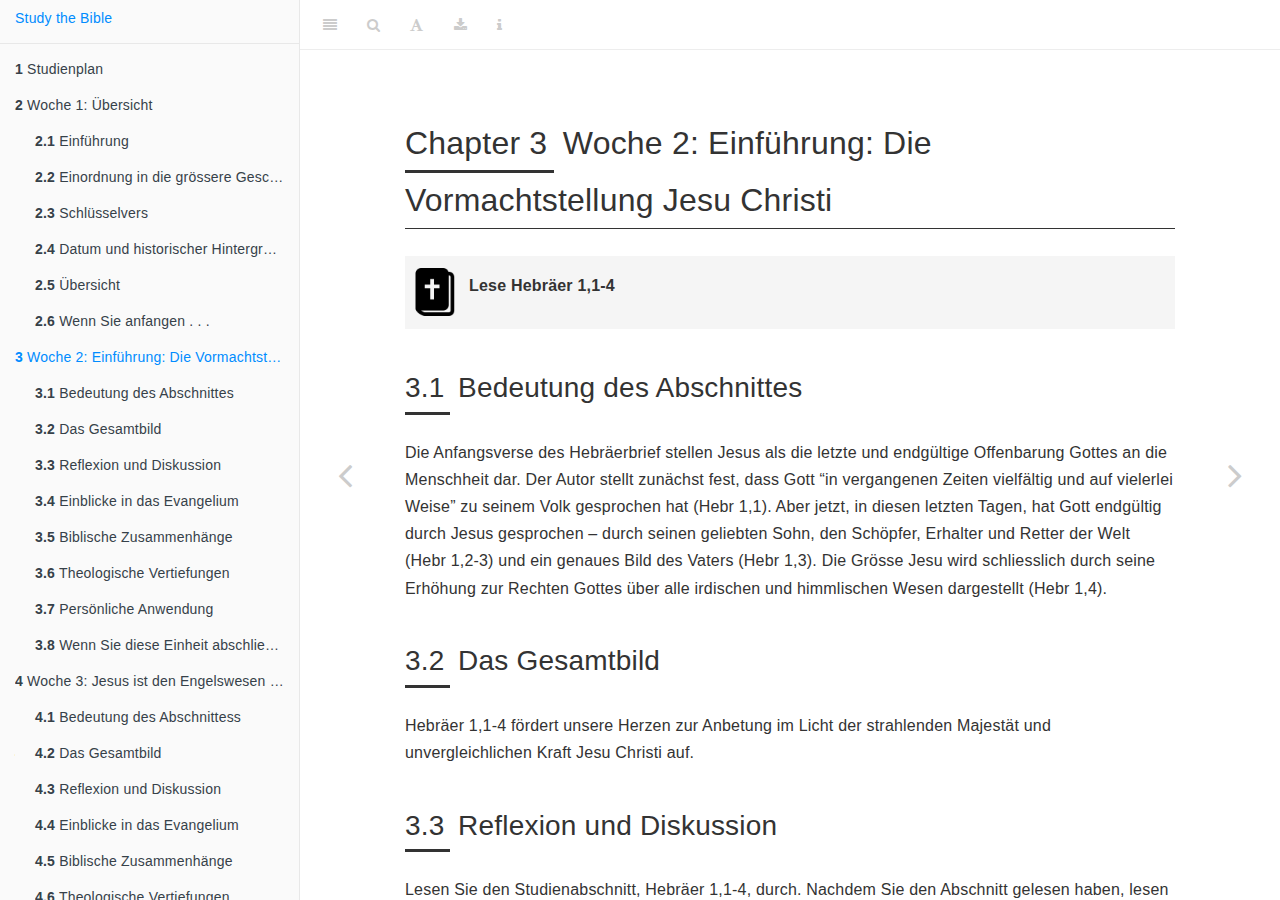
<file: docs/woche02.html>
<!DOCTYPE html>
<html lang="" xml:lang="">
<head>

  <meta charset="utf-8" />
  <meta http-equiv="X-UA-Compatible" content="IE=edge" />
  <title>Chapter 3 Woche 2: Einführung: Die Vormachtstellung Jesu Christi | Die Bibel kennen: Hebräerbrief</title>
  <meta name="description" content="Eine 12-wöchige praktische Studienreihe über den Hebräerbrief" />
  <meta name="generator" content="bookdown 0.21 and GitBook 2.6.7" />

  <meta property="og:title" content="Chapter 3 Woche 2: Einführung: Die Vormachtstellung Jesu Christi | Die Bibel kennen: Hebräerbrief" />
  <meta property="og:type" content="book" />
  
  <meta property="og:image" content="img/cover.png" />
  <meta property="og:description" content="Eine 12-wöchige praktische Studienreihe über den Hebräerbrief" />
  <meta name="github-repo" content="bibelstudy/hebraeerbrief" />

  <meta name="twitter:card" content="summary" />
  <meta name="twitter:title" content="Chapter 3 Woche 2: Einführung: Die Vormachtstellung Jesu Christi | Die Bibel kennen: Hebräerbrief" />
  
  <meta name="twitter:description" content="Eine 12-wöchige praktische Studienreihe über den Hebräerbrief" />
  <meta name="twitter:image" content="img/cover.png" />



<meta name="date" content="2021-05-17" />

  <meta name="viewport" content="width=device-width, initial-scale=1" />
  <meta name="apple-mobile-web-app-capable" content="yes" />
  <meta name="apple-mobile-web-app-status-bar-style" content="black" />
  
  
<link rel="prev" href="woche01.html"/>
<link rel="next" href="woche03.html"/>
<script src="libs/header-attrs-2.7/header-attrs.js"></script>
<script src="libs/jquery-2.2.3/jquery.min.js"></script>
<link href="libs/gitbook-2.6.7/css/style.css" rel="stylesheet" />
<link href="libs/gitbook-2.6.7/css/plugin-table.css" rel="stylesheet" />
<link href="libs/gitbook-2.6.7/css/plugin-bookdown.css" rel="stylesheet" />
<link href="libs/gitbook-2.6.7/css/plugin-highlight.css" rel="stylesheet" />
<link href="libs/gitbook-2.6.7/css/plugin-search.css" rel="stylesheet" />
<link href="libs/gitbook-2.6.7/css/plugin-fontsettings.css" rel="stylesheet" />
<link href="libs/gitbook-2.6.7/css/plugin-clipboard.css" rel="stylesheet" />












<link rel="stylesheet" href="css/style.css" type="text/css" />
</head>

<body>



  <div class="book without-animation with-summary font-size-2 font-family-1" data-basepath=".">

    <div class="book-summary">
      <nav role="navigation">

<ul class="summary">
<li><a href="https://studythebible.github.io">Study the Bible</a></li>

<li class="divider"></li>
<li class="chapter" data-level="1" data-path="index.html"><a href="index.html"><i class="fa fa-check"></i><b>1</b> Studienplan</a></li>
<li class="chapter" data-level="2" data-path="woche01.html"><a href="woche01.html"><i class="fa fa-check"></i><b>2</b> Woche 1: Übersicht</a>
<ul>
<li class="chapter" data-level="2.1" data-path="woche01.html"><a href="woche01.html#einführung"><i class="fa fa-check"></i><b>2.1</b> Einführung</a></li>
<li class="chapter" data-level="2.2" data-path="woche01.html"><a href="woche01.html#einordnung-in-die-grössere-geschichte"><i class="fa fa-check"></i><b>2.2</b> Einordnung in die grössere Geschichte</a></li>
<li class="chapter" data-level="2.3" data-path="woche01.html"><a href="woche01.html#schlüsselvers"><i class="fa fa-check"></i><b>2.3</b> Schlüsselvers</a></li>
<li class="chapter" data-level="2.4" data-path="woche01.html"><a href="woche01.html#datum-und-historischer-hintergrund"><i class="fa fa-check"></i><b>2.4</b> Datum und historischer Hintergrund</a></li>
<li class="chapter" data-level="2.5" data-path="woche01.html"><a href="woche01.html#übersicht"><i class="fa fa-check"></i><b>2.5</b> Übersicht</a></li>
<li class="chapter" data-level="2.6" data-path="woche01.html"><a href="woche01.html#wenn-sie-anfangen-.-.-."><i class="fa fa-check"></i><b>2.6</b> Wenn Sie anfangen . . .</a></li>
</ul></li>
<li class="chapter" data-level="3" data-path="woche02.html"><a href="woche02.html"><i class="fa fa-check"></i><b>3</b> Woche 2: Einführung: Die Vormachtstellung Jesu Christi</a>
<ul>
<li class="chapter" data-level="3.1" data-path="woche02.html"><a href="woche02.html#bedeutung-des-abschnittes"><i class="fa fa-check"></i><b>3.1</b> Bedeutung des Abschnittes</a></li>
<li class="chapter" data-level="3.2" data-path="woche02.html"><a href="woche02.html#das-gesamtbild"><i class="fa fa-check"></i><b>3.2</b> Das Gesamtbild</a></li>
<li class="chapter" data-level="3.3" data-path="woche02.html"><a href="woche02.html#reflexion-und-diskussion"><i class="fa fa-check"></i><b>3.3</b> Reflexion und Diskussion</a>
<ul>
<li class="chapter" data-level="3.3.1" data-path="woche02.html"><a href="woche02.html#jesus-als-göttliche-offenbarung-hebr.-11-2a"><i class="fa fa-check"></i><b>3.3.1</b> 1. Jesus als göttliche Offenbarung (Hebr. 1,1-2a)</a></li>
<li class="chapter" data-level="3.3.2" data-path="woche02.html"><a href="woche02.html#jesus-person-arbeit-und-status-hebr.-12b-4"><i class="fa fa-check"></i><b>3.3.2</b> 2. Jesus: Person, Arbeit und Status (Hebr. 1,2b-4)</a></li>
</ul></li>
<li class="chapter" data-level="3.4" data-path="woche02.html"><a href="woche02.html#einblicke-in-das-evangelium"><i class="fa fa-check"></i><b>3.4</b> Einblicke in das Evangelium</a></li>
<li class="chapter" data-level="3.5" data-path="woche02.html"><a href="woche02.html#biblische-zusammenhänge"><i class="fa fa-check"></i><b>3.5</b> Biblische Zusammenhänge</a></li>
<li class="chapter" data-level="3.6" data-path="woche02.html"><a href="woche02.html#theologische-vertiefungen"><i class="fa fa-check"></i><b>3.6</b> Theologische Vertiefungen</a></li>
<li class="chapter" data-level="3.7" data-path="woche02.html"><a href="woche02.html#persönliche-anwendung"><i class="fa fa-check"></i><b>3.7</b> Persönliche Anwendung</a></li>
<li class="chapter" data-level="3.8" data-path="woche02.html"><a href="woche02.html#wenn-sie-diese-einheit-abschliessen-.-.-."><i class="fa fa-check"></i><b>3.8</b> Wenn Sie diese Einheit abschliessen . . .</a></li>
</ul></li>
<li class="chapter" data-level="4" data-path="woche03.html"><a href="woche03.html"><i class="fa fa-check"></i><b>4</b> Woche 3: Jesus ist den Engelswesen überlegen</a>
<ul>
<li class="chapter" data-level="4.1" data-path="woche03.html"><a href="woche03.html#bedeutung-des-abschnittess"><i class="fa fa-check"></i><b>4.1</b> Bedeutung des Abschnittess</a></li>
<li class="chapter" data-level="4.2" data-path="woche03.html"><a href="woche03.html#das-gesamtbild-1"><i class="fa fa-check"></i><b>4.2</b> Das Gesamtbild</a></li>
<li class="chapter" data-level="4.3" data-path="woche03.html"><a href="woche03.html#reflexion-und-diskussion-1"><i class="fa fa-check"></i><b>4.3</b> Reflexion und Diskussion</a>
<ul>
<li class="chapter" data-level="4.3.1" data-path="woche03.html"><a href="woche03.html#der-status-jesu-als-ewiger-sohn-und-könig-hebr.-15-14"><i class="fa fa-check"></i><b>4.3.1</b> 1. Der Status Jesu als ewiger Sohn und König (Hebr. 1,5-14)</a></li>
<li class="chapter" data-level="4.3.2" data-path="woche03.html"><a href="woche03.html#warnung-eins-vor-der-vernachlässigung-der-errettung-hebr.-21-4"><i class="fa fa-check"></i><b>4.3.2</b> 2. Warnung Eins: Vor der Vernachlässigung der Errettung (Hebr. 2,1-4)</a></li>
<li class="chapter" data-level="4.3.3" data-path="woche03.html"><a href="woche03.html#jesus-als-der-gründer-des-heils-hebr.-25-18"><i class="fa fa-check"></i><b>4.3.3</b> 3. Jesus als der Gründer des Heils (Hebr. 2,5-18)</a></li>
</ul></li>
<li class="chapter" data-level="4.4" data-path="woche03.html"><a href="woche03.html#einblicke-in-das-evangelium-1"><i class="fa fa-check"></i><b>4.4</b> Einblicke in das Evangelium</a></li>
<li class="chapter" data-level="4.5" data-path="woche03.html"><a href="woche03.html#biblische-zusammenhänge-1"><i class="fa fa-check"></i><b>4.5</b> Biblische Zusammenhänge</a></li>
<li class="chapter" data-level="4.6" data-path="woche03.html"><a href="woche03.html#theologische-vertiefungen-1"><i class="fa fa-check"></i><b>4.6</b> Theologische Vertiefungen</a></li>
<li class="chapter" data-level="4.7" data-path="woche03.html"><a href="woche03.html#persönliche-anwendung-1"><i class="fa fa-check"></i><b>4.7</b> Persönliche Anwendung</a></li>
<li class="chapter" data-level="4.8" data-path="woche03.html"><a href="woche03.html#wenn-sie-diese-einheit-abschliessen-.-.-.-1"><i class="fa fa-check"></i><b>4.8</b> Wenn Sie diese Einheit abschliessen . . .</a></li>
</ul></li>
<li class="chapter" data-level="5" data-path="woche04.html"><a href="woche04.html"><i class="fa fa-check"></i><b>5</b> Woche 4: Jesus ist Mose überlegen</a>
<ul>
<li class="chapter" data-level="5.1" data-path="woche04.html"><a href="woche04.html#bedeutung-des-abschnittes-1"><i class="fa fa-check"></i><b>5.1</b> Bedeutung des Abschnittes</a></li>
<li class="chapter" data-level="5.2" data-path="woche04.html"><a href="woche04.html#das-gesamtbild-2"><i class="fa fa-check"></i><b>5.2</b> Das Gesamtbild</a></li>
<li class="chapter" data-level="5.3" data-path="woche04.html"><a href="woche04.html#reflexion-und-diskussion-2"><i class="fa fa-check"></i><b>5.3</b> Reflexion und Diskussion</a>
<ul>
<li class="chapter" data-level="5.3.1" data-path="woche04.html"><a href="woche04.html#jesus-ist-grösser-als-moses-hebräer-31-6"><i class="fa fa-check"></i><b>5.3.1</b> 1. Jesus ist grösser als Moses (Hebräer 3,1-6)</a></li>
<li class="chapter" data-level="5.3.2" data-path="woche04.html"><a href="woche04.html#warnung-zwei-das-versagen-der-exodus-generation-hebräer-37-19"><i class="fa fa-check"></i><b>5.3.2</b> 2. Warnung Zwei: Das Versagen der Exodus-Generation (Hebräer 3,7-19)</a></li>
<li class="chapter" data-level="5.3.3" data-path="woche04.html"><a href="woche04.html#in-gottes-ruhe-eintreten-hebräer-41-13"><i class="fa fa-check"></i><b>5.3.3</b> 3. In Gottes Ruhe eintreten (Hebräer 4,1-13)</a></li>
</ul></li>
<li class="chapter" data-level="5.4" data-path="woche04.html"><a href="woche04.html#einblicke-in-das-evangelium-2"><i class="fa fa-check"></i><b>5.4</b> Einblicke in das Evangelium</a></li>
<li class="chapter" data-level="5.5" data-path="woche04.html"><a href="woche04.html#biblische-zusammenhänge-2"><i class="fa fa-check"></i><b>5.5</b> Biblische Zusammenhänge</a></li>
<li class="chapter" data-level="5.6" data-path="woche04.html"><a href="woche04.html#theologische-sondierungen"><i class="fa fa-check"></i><b>5.6</b> Theologische Sondierungen</a></li>
<li class="chapter" data-level="5.7" data-path="woche04.html"><a href="woche04.html#persönliche-anwendung-2"><i class="fa fa-check"></i><b>5.7</b> Persönliche Anwendung</a></li>
<li class="chapter" data-level="5.8" data-path="woche04.html"><a href="woche04.html#wenn-sie-diese-einheit-abschliessen-.-.-.-2"><i class="fa fa-check"></i><b>5.8</b> Wenn Sie diese Einheit abschliessen . . .</a></li>
</ul></li>
<li class="chapter" data-level="6" data-path="woche05.html"><a href="woche05.html"><i class="fa fa-check"></i><b>6</b> Woche 5: Jesus ist der oberste Hohepriester, Teil 1</a>
<ul>
<li class="chapter" data-level="6.1" data-path="woche05.html"><a href="woche05.html#bedeutung-des-abschnittes-2"><i class="fa fa-check"></i><b>6.1</b> Bedeutung des Abschnittes</a></li>
<li class="chapter" data-level="6.2" data-path="woche05.html"><a href="woche05.html#das-gesamtbild-3"><i class="fa fa-check"></i><b>6.2</b> Das Gesamtbild</a></li>
<li class="chapter" data-level="6.3" data-path="woche05.html"><a href="woche05.html#reflexion-und-diskussion-3"><i class="fa fa-check"></i><b>6.3</b> Reflexion und Diskussion</a>
<ul>
<li class="chapter" data-level="6.3.1" data-path="woche05.html"><a href="woche05.html#jesus-der-grosse-hohepriester-hebr.-414-510"><i class="fa fa-check"></i><b>6.3.1</b> Jesus, der grosse Hohepriester (Hebr. 4,14-5,10)</a></li>
</ul></li>
<li class="chapter" data-level="6.4" data-path="woche05.html"><a href="woche05.html#einblicke-in-das-evangelium-3"><i class="fa fa-check"></i><b>6.4</b> Einblicke in das Evangelium</a></li>
<li class="chapter" data-level="6.5" data-path="woche05.html"><a href="woche05.html#biblische-zusammenhänge-3"><i class="fa fa-check"></i><b>6.5</b> Biblische Zusammenhänge</a></li>
<li class="chapter" data-level="6.6" data-path="woche05.html"><a href="woche05.html#theologische-sondierungen-1"><i class="fa fa-check"></i><b>6.6</b> Theologische Sondierungen</a></li>
<li class="chapter" data-level="6.7" data-path="woche05.html"><a href="woche05.html#persönliche-anwendung-3"><i class="fa fa-check"></i><b>6.7</b> Persönliche Anwendung</a></li>
<li class="chapter" data-level="6.8" data-path="woche05.html"><a href="woche05.html#wenn-sie-diese-einheit-abschliessen-.-.-.-3"><i class="fa fa-check"></i><b>6.8</b> Wenn Sie diese Einheit abschliessen . . .</a></li>
</ul></li>
<li class="chapter" data-level="7" data-path="woche06.html"><a href="woche06.html"><i class="fa fa-check"></i><b>7</b> Woche 6: Eine Warnung vor dem Glaubensabfall</a>
<ul>
<li class="chapter" data-level="7.1" data-path="woche06.html"><a href="woche06.html#bedeutung-des-abschnittes-3"><i class="fa fa-check"></i><b>7.1</b> Bedeutung des Abschnittes</a></li>
<li class="chapter" data-level="7.2" data-path="woche06.html"><a href="woche06.html#das-gesamtbild-4"><i class="fa fa-check"></i><b>7.2</b> Das Gesamtbild</a></li>
<li class="chapter" data-level="7.3" data-path="woche06.html"><a href="woche06.html#reflexion-und-diskussion-4"><i class="fa fa-check"></i><b>7.3</b> Reflexion und Diskussion</a>
<ul>
<li class="chapter" data-level="7.3.1" data-path="woche06.html"><a href="woche06.html#warnung-drei-gegen-den-glaubensabfall-hebräer-511-612"><i class="fa fa-check"></i><b>7.3.1</b> 1. Warnung Drei: Gegen den Glaubensabfall (Hebräer 5,11-6,12)</a></li>
<li class="chapter" data-level="7.3.2" data-path="woche06.html"><a href="woche06.html#die-gewissheit-von-gottes-verheissung-hebräer-613-20"><i class="fa fa-check"></i><b>7.3.2</b> 2. Die Gewissheit von Gottes Verheissung (Hebräer 6,13-20)</a></li>
</ul></li>
<li class="chapter" data-level="7.4" data-path="woche06.html"><a href="woche06.html#einblicke-in-das-evangelium-4"><i class="fa fa-check"></i><b>7.4</b> Einblicke in das Evangelium</a></li>
<li class="chapter" data-level="7.5" data-path="woche06.html"><a href="woche06.html#biblische-zusammenhänge-4"><i class="fa fa-check"></i><b>7.5</b> Biblische Zusammenhänge</a></li>
<li class="chapter" data-level="7.6" data-path="woche06.html"><a href="woche06.html#theologische-sondierungen-2"><i class="fa fa-check"></i><b>7.6</b> Theologische Sondierungen</a></li>
<li class="chapter" data-level="7.7" data-path="woche06.html"><a href="woche06.html#persönliche-anwendung-4"><i class="fa fa-check"></i><b>7.7</b> Persönliche Anwendung</a></li>
<li class="chapter" data-level="7.8" data-path="woche06.html"><a href="woche06.html#wenn-sie-diese-einheit-abschliessen-.-.-.-4"><i class="fa fa-check"></i><b>7.8</b> Wenn Sie diese Einheit abschliessen . . .</a></li>
</ul></li>
<li class="chapter" data-level="8" data-path="woche07.html"><a href="woche07.html"><i class="fa fa-check"></i><b>8</b> Woche 7: Jesus ist der oberste Hohepriester, Teil 2</a>
<ul>
<li class="chapter" data-level="8.1" data-path="woche07.html"><a href="woche07.html#bedeutung-des-abschnittes-4"><i class="fa fa-check"></i><b>8.1</b> Bedeutung des Abschnittes</a></li>
<li class="chapter" data-level="8.2" data-path="woche07.html"><a href="woche07.html#das-gesamtbild-5"><i class="fa fa-check"></i><b>8.2</b> Das Gesamtbild</a></li>
<li class="chapter" data-level="8.3" data-path="woche07.html"><a href="woche07.html#reflexion-und-diskussion-5"><i class="fa fa-check"></i><b>8.3</b> Reflexion und Diskussion</a>
<ul>
<li class="chapter" data-level="8.3.1" data-path="woche07.html"><a href="woche07.html#die-priesterordnung-melchisedeks-hebr.-71-10"><i class="fa fa-check"></i><b>8.3.1</b> 1. Die Priesterordnung Melchisedeks (Hebr. 7,1-10)</a></li>
<li class="chapter" data-level="8.3.2" data-path="woche07.html"><a href="woche07.html#jesus-im-vergleich-zu-melchisedek-hebräer-711-28"><i class="fa fa-check"></i><b>8.3.2</b> 2. Jesus im Vergleich zu Melchisedek (Hebräer 7,11-28)</a></li>
<li class="chapter" data-level="8.3.3" data-path="woche07.html"><a href="woche07.html#jesus-ein-priester-eines-besseren-bundes-hebr.-81-13"><i class="fa fa-check"></i><b>8.3.3</b> 3. Jesus, ein Priester eines besseren Bundes (Hebr. 8,1-13)</a></li>
</ul></li>
<li class="chapter" data-level="8.4" data-path="woche07.html"><a href="woche07.html#einblicke-in-das-evangelium-5"><i class="fa fa-check"></i><b>8.4</b> Einblicke in das Evangelium</a></li>
<li class="chapter" data-level="8.5" data-path="woche07.html"><a href="woche07.html#biblische-zusammenhänge-5"><i class="fa fa-check"></i><b>8.5</b> Biblische Zusammenhänge</a></li>
<li class="chapter" data-level="8.6" data-path="woche07.html"><a href="woche07.html#theologische-sondierungen-3"><i class="fa fa-check"></i><b>8.6</b> Theologische Sondierungen</a></li>
<li class="chapter" data-level="8.7" data-path="woche07.html"><a href="woche07.html#persönliche-anwendung-5"><i class="fa fa-check"></i><b>8.7</b> Persönliche Anwendung</a></li>
<li class="chapter" data-level="8.8" data-path="woche07.html"><a href="woche07.html#wenn-sie-diese-einheit-abschliessen-.-.-.-5"><i class="fa fa-check"></i><b>8.8</b> Wenn Sie diese Einheit abschliessen . . .</a></li>
</ul></li>
</ul>

      </nav>
    </div>

    <div class="book-body">
      <div class="body-inner">
        <div class="book-header" role="navigation">
          <h1>
            <i class="fa fa-circle-o-notch fa-spin"></i><a href="./">Die Bibel kennen: Hebräerbrief</a>
          </h1>
        </div>

        <div class="page-wrapper" tabindex="-1" role="main">
          <div class="page-inner">

            <section class="normal" id="section-">
<div id="woche02" class="section level1" number="3">
<h1><span class="header-section-number">Chapter 3</span> Woche 2: Einführung: Die Vormachtstellung Jesu Christi</h1>
<div class="rmdbible">
<p>
<strong>Lese Hebräer 1,1-4</strong>
</p>
</div>
<div id="bedeutung-des-abschnittes" class="section level2" number="3.1">
<h2><span class="header-section-number">3.1</span> Bedeutung des Abschnittes</h2>
<p>Die Anfangsverse des Hebräerbrief stellen Jesus als die letzte und endgültige Offenbarung Gottes an die Menschheit dar. Der Autor stellt zunächst fest, dass Gott “in vergangenen Zeiten vielfältig und auf vielerlei Weise” zu seinem Volk gesprochen hat (Hebr 1,1). Aber jetzt, in diesen letzten Tagen, hat Gott endgültig durch Jesus gesprochen – durch seinen geliebten Sohn, den Schöpfer, Erhalter und Retter der Welt (Hebr 1,2-3) und ein genaues Bild des Vaters (Hebr 1,3). Die Grösse Jesu wird schliesslich durch seine Erhöhung zur Rechten Gottes über alle irdischen und himmlischen Wesen dargestellt (Hebr 1,4).</p>
</div>
<div id="das-gesamtbild" class="section level2" number="3.2">
<h2><span class="header-section-number">3.2</span> Das Gesamtbild</h2>
<p>Hebräer 1,1-4 fördert unsere Herzen zur Anbetung im Licht der strahlenden Majestät und unvergleichlichen Kraft Jesu Christi auf.</p>
</div>
<div id="reflexion-und-diskussion" class="section level2" number="3.3">
<h2><span class="header-section-number">3.3</span> Reflexion und Diskussion</h2>
<p>Lesen Sie den Studienabschnitt, Hebräer 1,1-4, durch. Nachdem Sie den Abschnitt gelesen haben, lesen Sie den Abschnitt wieder und halten Sie Ihre eigenen Antworten auf die folgenden Fragen fest – zuerst in Bezug auf Jesus als göttliche Offenbarung (Hebr. 1,1-2a), dann in Bezug auf Jesu Person, Werk und Status (Hebr. 1,2b-4).</p>
<div id="jesus-als-göttliche-offenbarung-hebr.-11-2a" class="section level3" number="3.3.1">
<h3><span class="header-section-number">3.3.1</span> 1. Jesus als göttliche Offenbarung (Hebr. 1,1-2a)</h3>
<p>Gott hat gesprochen. In den einleitenden Versen des Hebräerbriefes fegt der Autor über die Spanne von Gottes fortschreitender Offenbarung und landet auf Jesus Christus als Höhepunkt seiner Kommunikation. <em>Wenn man einige der wundersamen Weisen betrachtet, auf die Gott im Alten Testament zu den Patriarchen und Propheten gesprochen hat, was versucht der Autor zu zeigen, indem er kontrastiert, wie Gott zuvor gesprochen hat und wie Gott durch seinen Sohn nun endgültig zu seinem Volk gesprochen hat (Hebr 1,1-2)?</em></p>
<p>In Hebräer 1,1-2 stellt der Autor des Hebräerbriefes die Offenbarung im Alten Testament der Endgültigkeit der Offenbarung Gottes in Jesus Christus in vier Bereichen gegenüber. <em>Vergleichen Sie die Epochen, Empfänger, und Agenten der Offenbarung sowie die Art und Weise, wie die Offenbarung ausgedrückt wurde.</em></p>
<p>Jesus ist die endgültige Offenbarung Gottes in der Geschichte. Diese Wahrheit impliziert, dass die Offenbarung Gottes im Alten Testament für diese Epoche ausreichend, aber unvollständig war. <em>Wie wirkt sich die Offenbarung Jesu “in diesen letzten Tagen” darauf aus, wie wir den vollständigen Kanon der Schrift lesen (Lukas 24,27; Johannes 5,39-40)?</em></p>
</div>
<div id="jesus-person-arbeit-und-status-hebr.-12b-4" class="section level3" number="3.3.2">
<h3><span class="header-section-number">3.3.2</span> 2. Jesus: Person, Arbeit und Status (Hebr. 1,2b-4)</h3>
<p>Viele Gelehrte glauben, dass die Titel “Sohn” und “Erbe,” die in Hebräer 1,2 auf Jesus angewandt werden, auf Psalm 2,7-8 anspielen, einen königlichen Krönungspsalm, der an Gottes Versprechen an Davids Erben in 2 Samuel 7,12-16 erinnert. Im alten Israel war es der erstgeborene Sohn, der das Recht auf das Erbe hatte. Aufgrund seiner königlichen Sohnschaft ist Jesus der Erbe des Universums, einschliesslich der zukünftigen Welt (Hebr. 2,5-9), was eine Position des Segens und der Ehre ist. <em>Was hebt der Autor in der einzigartigen Beziehung und Verantwortung Jesu in Bezug auf das Universum hervor?</em></p>
<p>In Hebräer 1,2-3 behauptet der Autor, dass die gesamte Schöpfung Gottes Jesus gehört, weil durch seine Vermittlung alle Dinge entstanden sind und das Universum durch seine Macht aufrechterhalten wird. Die Präexistenz, Autorität, Macht und volle Gottheit Jesu sind in seiner Rolle bei der Erschaffung und Aufrechterhaltung des Universums offensichtlich (Hebräer 1,10; siehe Johannes 1,3; 1 Korinther 8,6; Kol 1,16). <em>Was vermitteln uns diese Wahrheiten über den Zweck der Schöpfung und die Herrschaft Jesu über sein Werk?</em></p>
<p>In Hebräer 1,3 wird Jesus als “Ausstrahlung der Herrlichkeit Gottes” beschrieben. In der biblischen Literatur bezieht sich “Herrlichkeit” oft auf die leuchtende Manifestation der Person Gottes (siehe 2. Mose 16,7; 33,18; Jes. 40,5; 60,1; 60,19). Was die Bedeutung des Wortes “Glanz” betrifft, so haben viele festgestellt, dass der Mond Licht reflektiert, während die Sonne Licht ausstrahlt, weil sie seine Quelle ist. <em>Was sagt uns das über Jesus als die Ausstrahlung Gottes und unsere Rolle als Reflektoren der Herrlichkeit Gottes?</em></p>
<p>In Hebräer 1,3 wird verkündet, dass Jesus “der genaue Abdruck von Gottes Natur” ist. Für die ersten Leser hätte diese Sprache an einen Eindruck erinnert, der als Bild, wie auf einer Münze, angebracht wurde. Einfach ausgedrückt: Jesus ist das wahre Abbild Gottes (2 Kor 4,4; Kol 1,15). <em>Wie helfen uns diese Worte, das zu verstehen, was Jesus in Johannes 14,8-11 lehrte?</em></p>
<p>Nachdem er sich für die Sünden gereinigt hatte, setzte sich Jesus “zur rechten Hand Gottes.” Viele Gelehrte glauben, dass dies eine offene Anspielung auf Psalm 110,1 ist. Dieser Psalm wird direkt in Hebräer 1,13 zitiert und in Hebräer 8,1; 10,12; 12,2 angedeutet. <em>Was wird mitgeteilt, wenn der Autor schreibt, dass Christus “zur Rechten Gottes gesessen hat?”</em></p>
<p>Jesus wird nicht nur den Propheten, sondern auch den Engeln wegen seines vorzüglicheren geerbten Namens für überlegen erklärt (Hebr. 1,4). Der Autor scheint 2. Samuel 7 in Bezug auf die Ehre, die Jesus als Davidischer Erbe zuteil wurde, zu wiederholen. <em>Welche Bedeutung hat es, Jesus in der Position des königlichen Erben von den Engeln zu unterscheiden?</em></p>
<div class="rmddefinition">
<p>
<strong>Engel – Definition</strong>
</p>
<p>
Ein übernatürlicher Gesandter Gottes, oft gesandt, um seinen Willen zu erfüllen oder den Menschen bei der Erfüllung seines Willens zu helfen. Obwohl Engel mächtiger sind als Menschen und oft Ehrfurcht einflössen, sollen sie nicht angebetet werden (Kol. 2,18; Offb. 22,8-9). In der Bibel gibt es jedoch verschiedene Erscheinungen eines “Engels des Herrn,” der offenbar eine physische Manifestation Gottes selbst ist.
</p>
</div>
<p>Lesen Sie die folgenden drei Abschnitte zu den Themen “Einblicke in das Evangelium,” “biblische Zusammenhänge” und “theologische Vertiefungen.” Nehmen Sie sich dann Zeit, über die persönlichen Auswirkungen nachzudenken, die diese Abschnitte auf Ihren Weg mit dem Herrn haben können.</p>
</div>
</div>
<div id="einblicke-in-das-evangelium" class="section level2" number="3.4">
<h2><span class="header-section-number">3.4</span> Einblicke in das Evangelium</h2>
<p><strong>REINIGUNG DER SÜNDE.</strong> Die Bibel macht deutlich, dass die Sünde und ihre Verderbnis zerstörerische Auswirkungen auf die Menschheit und die gesamte Schöpfung haben. Die Notwendigkeit der Reinigung von der Sünde ist Teil der übergreifenden Handlung der Bibel. Das kosmische Ausmass der Sünde bildet die Grundlage für die kosmische Erlösung durch den Sühnetod Jesu. Im Alten Testament wurden Sühneopfer für das Volk Gottes eingeführt, um die Strafe für seine Sünde zu vermitteln und die Reinigung durch Blut zu erlangen (Levitikus 16). Sühneopfer reinigten auch die Gegenstände des irdischen Tempels, der dem Kosmos nachempfunden ist, der Tempelbehausung Gottes. Im Hebräerbrief sehen wir, dass der Tod Jesu die notwendige Reinigung von Sünden und die Reinigung des menschlichen Gewissens vor Gott erlangte (Hebr. 1,3; 9,14). Das Opfer Jesu erstreckte sich auch auf die Reinigung “himmlischer Dinge” (Hebr. 9,23) und ist daher kosmisch. Das Herzstück des Evangeliums ist die gute Nachricht, dass das Blut Jesu für die Sünde gesühnt hat und Auswirkungen auf den gesamten Kosmos hat.</p>
<p><strong>DIE VOLLSTÄNDIGE ERRETTUNG.</strong> Kurz bevor Jesus seinen letzten Atemzug am Kreuz tat, verkündete er: “Es ist vollbracht” (Johannes 19,30). Das Werk, zu dessen Vollendung der Vater ihn gesandt hatte, war vollendet – sein vollkommenes Opfer für unsere Sünde war vollendet (Hebr. 1,3; 9,11-12, 25-28). Der Verfasser des Hebräerbriefes weist darauf hin, dass sich Jesus, nachdem sein Werk am Kreuz und in der Auferstehung vollendet war, zur rechten Hand Gottes setzte und damit die Endgültigkeit seines Werkes und seines Status unterstrich. Im Gegensatz zu den levitischen Priestern, die Jahr für Jahr unvollkommene Opfer brachten, um die Sünden zu verdecken, brachte Jesus das perfekte Einwegopfer dar, das die Sünde auslöschte – und dann nahm er seinen Platz ein, um für immer zu regieren (Hebr 10,11-12).</p>
<div class="rmddefinition">
<p>
<strong>Sünde – Definition</strong>
</p>
<p>
Jede Verletzung oder Nichtbeachtung der Gebote Gottes oder der Wunsch, dies zu tun.
</p>
</div>
</div>
<div id="biblische-zusammenhänge" class="section level2" number="3.5">
<h2><span class="header-section-number">3.5</span> Biblische Zusammenhänge</h2>
<p><strong>OFFENBARUNG UND ERLÖSUNG.</strong> Offenbarung in menschlicher Sprache ist wesentlich für die Vermittlung von Gottes Erlösungsplan durch Jesus Christus. Ohne verbale Offenbarung kann die Menschheit keinen Zugang zu der guten Nachricht von Gottes Erlösung haben. Die Offenbarung im Alten Testament steht jedoch nicht für sich allein, sie ist unvollständig ohne ihren Abschluss und ihre Erfüllung in Jesus Christus. “In diesen letzten Tagen” kommen wir zu der Erkenntnis, dass die Personen und Institutionen des Alten Testaments auf die Person und das Werk Jesu Christi hinweisen, in dem wir die Erlösung finden (Hebr 1,1-2).</p>
<p><strong>DEr VOLLKOMMENE SOHN.</strong> In der Bibel wird Sohnschaft mit Familienähnlichkeit, Abstammung und Erbe in Verbindung gebracht. Nicht nur Gottes erster “Sohn” Adam wurde nach seinem Bilde geschaffen, Adam gebar auch Söhne nach seinem eigenen Bilde und damit nach dem Bilde Gottes (1. Mose 1,28; 5,1-3). Gott bezeichnet Israel später als seinen gemeinsamen “Sohn” (2. Mose 4,22-23; Ps 2,7; Hos 11,1) und seinen “Erstgeborenen” (5. Mose 33,17; Ps 2,7; Jer 31,9; Esra 6,58). Sowohl Adam als auch Israel waren nicht das, was der Vater wollte. Beide taten nicht, was Gott von ihnen als “Söhne” verlangt hatte. Ihr Ungehorsam steht in krassem Gegensatz zu dem makellosen Gehorsam Jesu, des göttlich-menschlichen Sohnes, der den Vater vollkommen nachbildet und ihm Ehre bringt (Spr 10,1; 15,20; 23,15).</p>
<p><strong>DIE HERRLICHKEIT GOTTES.</strong> In der biblischen Sprache ist die Herrlichkeit Gottes ein Abbild seiner Vollkommenheit, Schönheit und Grösse. Mose 1,27 wird uns gesagt, dass Adam als Gottes Ebenbild geschaffen wurde. Als Gottes Bildträger wurde Adam – zusammen mit dem Rest der Menschheit – geschaffen, um Gottes Herrlichkeit widerzuspiegeln. Aber die Sünde zerstörte die reine Widerspiegelung der Herrlichkeit Gottes in Adam und seinen Kindern. Von der Sünde unvermindert wird Jesus als der zweite und letzte Adam erklärt, der Gottes Ebenbild vollständig repräsentiert und seine Herrlichkeit makellos ausstrahlt (Römer 5,12-21). Doch im Gegensatz zu Adam ist Jesus die genaue Prägung Gottes und in der Substanz identisch mit Gott (Hebr. 1,3).</p>
</div>
<div id="theologische-vertiefungen" class="section level2" number="3.6">
<h2><span class="header-section-number">3.6</span> Theologische Vertiefungen</h2>
<p><strong>SCHÖPFUNG.</strong> Die biblische Geschichte beginnt mit einer majestätischen Beschreibung, wie Gott Himmel und Erde zu seiner Behausung schuf und wie sie von seinen Geschöpfen bewohnt wurde. In Hebräer 1,2-3 wird uns gesagt, dass Jesus nicht nur das Instrument des ursprünglichen Schöpfungsaktes in 1. Mose 1 ist, sondern auch eng in die fortgesetzte Sorge für die Schöpfung eingebunden ist (vgl. die Beschreibung Jesu in Johannes 1,1-18). Jesus war der Akteur, in dem und durch den das gesamte Universum von Raum und Zeit entstand. Als das Abbild des menschgewordenen Gottes ist Jesus der Berührungspunkt zwischen dem Schöpfer und seinem Universum. Er ist der Bezugsrahmen für den ursprünglichen Zweck und für die Erneuerung der Schöpfung Gottes nach dem Fall (Kol. 1,15-23).</p>
<p><strong>VORSEHUNG.</strong> Die Vorsehungslehre lehrt, dass Gott die von ihm geschaffene Welt erhält und sie zu den von ihm festgelegten Zielen führt. In Hebräer 1,3 sehen wir, dass Gott persönlich an seiner Schöpfung beteiligt ist, um sie zu erhalten und zu bewahren. Seine providentielle Herrschaft erstreckt sich über alle Dinge im Universum; die gesamte Schöpfung wird durch das mächtige Wort Jesu erhalten und weitergeführt. Darüber hinaus kam Jesus, um die endgültige und vollständige Reinigung für die Sünden zu gewährleisten.</p>
</div>
<div id="persönliche-anwendung" class="section level2" number="3.7">
<h2><span class="header-section-number">3.7</span> Persönliche Anwendung</h2>
<p>Nehmen Sie sich Zeit, über die Auswirkungen von Hebräer 1,1-4 auf Ihr eigenes Leben nachzudenken. Beachten Sie die persönlichen Implikationen für Ihren Weg mit dem Herrn im Licht der (1) Einblicke in das Evangelium, (2) biblische Zusammenhänge, (3) theologischen Vertiefungen und (4) dieses Abschnitts als Ganzes.</p>
<ol style="list-style-type: decimal">
<li>Einblicke in das Evangelium</li>
<li>Biblische Zusammenhänge</li>
<li>Theologische Vertiefungen</li>
<li>Hebräer 1,1-4</li>
</ol>
</div>
<div id="wenn-sie-diese-einheit-abschliessen-.-.-." class="section level2" number="3.8">
<h2><span class="header-section-number">3.8</span> Wenn Sie diese Einheit abschliessen . . .</h2>
<p>Nehmen Sie sich jetzt einen Moment Zeit, um um den Segen und die Hilfe des Herrn zu bitten, während Sie das Studium des Hebräerbriefes fortsetzen. Und nehmen Sie sich auch einen Moment Zeit, auf diese Studieneinheit zurückzublicken, über einige Dinge nachzudenken, die der Herr Sie vielleicht lehrt, und Dinge zu notieren, die Sie in Zukunft nachschauen sollten.</p>
<hr />
<p>Nur für private Zwecke. Übersetzt aus dem Englischen von eurem Diener</p>
<p>Hebrews: A 12-Week Study <span class="math inline">\(\copyright\)</span> 2015 by Matthew Z. Capps. All rights reserved.</p>
<p><a href="https://www.thegospelcoalition.org/course/knowing-bible-hebrews/#week-2-introduction-the-supremacy-of-jesus-christ-heb-11-4">source</a></p>

</div>
</div>
<script src="https://hypothes.is/embed.js" async></script>
            </section>

          </div>
        </div>
      </div>
<a href="woche01.html" class="navigation navigation-prev " aria-label="Previous page"><i class="fa fa-angle-left"></i></a>
<a href="woche03.html" class="navigation navigation-next " aria-label="Next page"><i class="fa fa-angle-right"></i></a>
    </div>
  </div>
<script src="libs/gitbook-2.6.7/js/app.min.js"></script>
<script src="libs/gitbook-2.6.7/js/lunr.js"></script>
<script src="libs/gitbook-2.6.7/js/clipboard.min.js"></script>
<script src="libs/gitbook-2.6.7/js/plugin-search.js"></script>
<script src="libs/gitbook-2.6.7/js/plugin-sharing.js"></script>
<script src="libs/gitbook-2.6.7/js/plugin-fontsettings.js"></script>
<script src="libs/gitbook-2.6.7/js/plugin-bookdown.js"></script>
<script src="libs/gitbook-2.6.7/js/jquery.highlight.js"></script>
<script src="libs/gitbook-2.6.7/js/plugin-clipboard.js"></script>
<script>
gitbook.require(["gitbook"], function(gitbook) {
gitbook.start({
"sharing": {
"github": false,
"facebook": false,
"twitter": false,
"linkedin": false,
"weibo": false,
"instapaper": false,
"vk": false,
"all": false
},
"fontsettings": {
"theme": "white",
"family": "sans",
"size": 2
},
"edit": {
"link": null,
"text": null
},
"history": {
"link": null,
"text": null
},
"view": {
"link": null,
"text": null
},
"download": ["hebraeerbrief_studie.pdf", "hebraeerbrief_studie.epub"],
"toc": {
"collapse": "subsection",
"scroll_highlight": true
}
});
});
</script>

<!-- dynamically load mathjax for compatibility with self-contained -->
<script>
  (function () {
    var script = document.createElement("script");
    script.type = "text/javascript";
    var src = "true";
    if (src === "" || src === "true") src = "https://mathjax.rstudio.com/latest/MathJax.js?config=TeX-MML-AM_CHTML";
    if (location.protocol !== "file:")
      if (/^https?:/.test(src))
        src = src.replace(/^https?:/, '');
    script.src = src;
    document.getElementsByTagName("head")[0].appendChild(script);
  })();
</script>
</body>

</html>
</file>
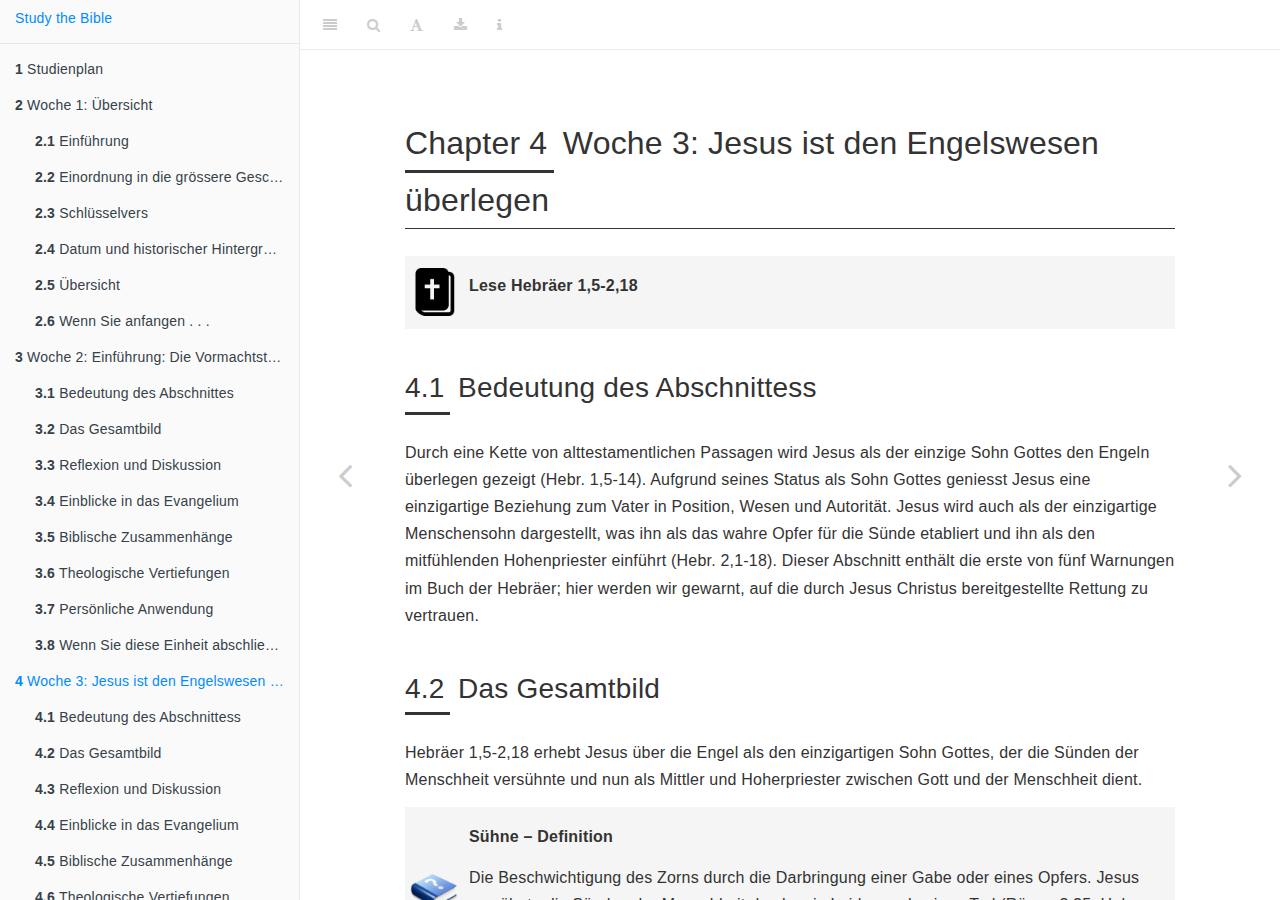
<file: docs/woche03.html>
<!DOCTYPE html>
<html lang="" xml:lang="">
<head>

  <meta charset="utf-8" />
  <meta http-equiv="X-UA-Compatible" content="IE=edge" />
  <title>Chapter 4 Woche 3: Jesus ist den Engelswesen überlegen | Die Bibel kennen: Hebräerbrief</title>
  <meta name="description" content="Eine 12-wöchige praktische Studienreihe über den Hebräerbrief" />
  <meta name="generator" content="bookdown 0.21 and GitBook 2.6.7" />

  <meta property="og:title" content="Chapter 4 Woche 3: Jesus ist den Engelswesen überlegen | Die Bibel kennen: Hebräerbrief" />
  <meta property="og:type" content="book" />
  
  <meta property="og:image" content="img/cover.png" />
  <meta property="og:description" content="Eine 12-wöchige praktische Studienreihe über den Hebräerbrief" />
  <meta name="github-repo" content="bibelstudy/hebraeerbrief" />

  <meta name="twitter:card" content="summary" />
  <meta name="twitter:title" content="Chapter 4 Woche 3: Jesus ist den Engelswesen überlegen | Die Bibel kennen: Hebräerbrief" />
  
  <meta name="twitter:description" content="Eine 12-wöchige praktische Studienreihe über den Hebräerbrief" />
  <meta name="twitter:image" content="img/cover.png" />



<meta name="date" content="2021-05-17" />

  <meta name="viewport" content="width=device-width, initial-scale=1" />
  <meta name="apple-mobile-web-app-capable" content="yes" />
  <meta name="apple-mobile-web-app-status-bar-style" content="black" />
  
  
<link rel="prev" href="woche02.html"/>
<link rel="next" href="woche04.html"/>
<script src="libs/header-attrs-2.7/header-attrs.js"></script>
<script src="libs/jquery-2.2.3/jquery.min.js"></script>
<link href="libs/gitbook-2.6.7/css/style.css" rel="stylesheet" />
<link href="libs/gitbook-2.6.7/css/plugin-table.css" rel="stylesheet" />
<link href="libs/gitbook-2.6.7/css/plugin-bookdown.css" rel="stylesheet" />
<link href="libs/gitbook-2.6.7/css/plugin-highlight.css" rel="stylesheet" />
<link href="libs/gitbook-2.6.7/css/plugin-search.css" rel="stylesheet" />
<link href="libs/gitbook-2.6.7/css/plugin-fontsettings.css" rel="stylesheet" />
<link href="libs/gitbook-2.6.7/css/plugin-clipboard.css" rel="stylesheet" />












<link rel="stylesheet" href="css/style.css" type="text/css" />
</head>

<body>



  <div class="book without-animation with-summary font-size-2 font-family-1" data-basepath=".">

    <div class="book-summary">
      <nav role="navigation">

<ul class="summary">
<li><a href="https://studythebible.github.io">Study the Bible</a></li>

<li class="divider"></li>
<li class="chapter" data-level="1" data-path="index.html"><a href="index.html"><i class="fa fa-check"></i><b>1</b> Studienplan</a></li>
<li class="chapter" data-level="2" data-path="woche01.html"><a href="woche01.html"><i class="fa fa-check"></i><b>2</b> Woche 1: Übersicht</a>
<ul>
<li class="chapter" data-level="2.1" data-path="woche01.html"><a href="woche01.html#einführung"><i class="fa fa-check"></i><b>2.1</b> Einführung</a></li>
<li class="chapter" data-level="2.2" data-path="woche01.html"><a href="woche01.html#einordnung-in-die-grössere-geschichte"><i class="fa fa-check"></i><b>2.2</b> Einordnung in die grössere Geschichte</a></li>
<li class="chapter" data-level="2.3" data-path="woche01.html"><a href="woche01.html#schlüsselvers"><i class="fa fa-check"></i><b>2.3</b> Schlüsselvers</a></li>
<li class="chapter" data-level="2.4" data-path="woche01.html"><a href="woche01.html#datum-und-historischer-hintergrund"><i class="fa fa-check"></i><b>2.4</b> Datum und historischer Hintergrund</a></li>
<li class="chapter" data-level="2.5" data-path="woche01.html"><a href="woche01.html#übersicht"><i class="fa fa-check"></i><b>2.5</b> Übersicht</a></li>
<li class="chapter" data-level="2.6" data-path="woche01.html"><a href="woche01.html#wenn-sie-anfangen-.-.-."><i class="fa fa-check"></i><b>2.6</b> Wenn Sie anfangen . . .</a></li>
</ul></li>
<li class="chapter" data-level="3" data-path="woche02.html"><a href="woche02.html"><i class="fa fa-check"></i><b>3</b> Woche 2: Einführung: Die Vormachtstellung Jesu Christi</a>
<ul>
<li class="chapter" data-level="3.1" data-path="woche02.html"><a href="woche02.html#bedeutung-des-abschnittes"><i class="fa fa-check"></i><b>3.1</b> Bedeutung des Abschnittes</a></li>
<li class="chapter" data-level="3.2" data-path="woche02.html"><a href="woche02.html#das-gesamtbild"><i class="fa fa-check"></i><b>3.2</b> Das Gesamtbild</a></li>
<li class="chapter" data-level="3.3" data-path="woche02.html"><a href="woche02.html#reflexion-und-diskussion"><i class="fa fa-check"></i><b>3.3</b> Reflexion und Diskussion</a>
<ul>
<li class="chapter" data-level="3.3.1" data-path="woche02.html"><a href="woche02.html#jesus-als-göttliche-offenbarung-hebr.-11-2a"><i class="fa fa-check"></i><b>3.3.1</b> 1. Jesus als göttliche Offenbarung (Hebr. 1,1-2a)</a></li>
<li class="chapter" data-level="3.3.2" data-path="woche02.html"><a href="woche02.html#jesus-person-arbeit-und-status-hebr.-12b-4"><i class="fa fa-check"></i><b>3.3.2</b> 2. Jesus: Person, Arbeit und Status (Hebr. 1,2b-4)</a></li>
</ul></li>
<li class="chapter" data-level="3.4" data-path="woche02.html"><a href="woche02.html#einblicke-in-das-evangelium"><i class="fa fa-check"></i><b>3.4</b> Einblicke in das Evangelium</a></li>
<li class="chapter" data-level="3.5" data-path="woche02.html"><a href="woche02.html#biblische-zusammenhänge"><i class="fa fa-check"></i><b>3.5</b> Biblische Zusammenhänge</a></li>
<li class="chapter" data-level="3.6" data-path="woche02.html"><a href="woche02.html#theologische-vertiefungen"><i class="fa fa-check"></i><b>3.6</b> Theologische Vertiefungen</a></li>
<li class="chapter" data-level="3.7" data-path="woche02.html"><a href="woche02.html#persönliche-anwendung"><i class="fa fa-check"></i><b>3.7</b> Persönliche Anwendung</a></li>
<li class="chapter" data-level="3.8" data-path="woche02.html"><a href="woche02.html#wenn-sie-diese-einheit-abschliessen-.-.-."><i class="fa fa-check"></i><b>3.8</b> Wenn Sie diese Einheit abschliessen . . .</a></li>
</ul></li>
<li class="chapter" data-level="4" data-path="woche03.html"><a href="woche03.html"><i class="fa fa-check"></i><b>4</b> Woche 3: Jesus ist den Engelswesen überlegen</a>
<ul>
<li class="chapter" data-level="4.1" data-path="woche03.html"><a href="woche03.html#bedeutung-des-abschnittess"><i class="fa fa-check"></i><b>4.1</b> Bedeutung des Abschnittess</a></li>
<li class="chapter" data-level="4.2" data-path="woche03.html"><a href="woche03.html#das-gesamtbild-1"><i class="fa fa-check"></i><b>4.2</b> Das Gesamtbild</a></li>
<li class="chapter" data-level="4.3" data-path="woche03.html"><a href="woche03.html#reflexion-und-diskussion-1"><i class="fa fa-check"></i><b>4.3</b> Reflexion und Diskussion</a>
<ul>
<li class="chapter" data-level="4.3.1" data-path="woche03.html"><a href="woche03.html#der-status-jesu-als-ewiger-sohn-und-könig-hebr.-15-14"><i class="fa fa-check"></i><b>4.3.1</b> 1. Der Status Jesu als ewiger Sohn und König (Hebr. 1,5-14)</a></li>
<li class="chapter" data-level="4.3.2" data-path="woche03.html"><a href="woche03.html#warnung-eins-vor-der-vernachlässigung-der-errettung-hebr.-21-4"><i class="fa fa-check"></i><b>4.3.2</b> 2. Warnung Eins: Vor der Vernachlässigung der Errettung (Hebr. 2,1-4)</a></li>
<li class="chapter" data-level="4.3.3" data-path="woche03.html"><a href="woche03.html#jesus-als-der-gründer-des-heils-hebr.-25-18"><i class="fa fa-check"></i><b>4.3.3</b> 3. Jesus als der Gründer des Heils (Hebr. 2,5-18)</a></li>
</ul></li>
<li class="chapter" data-level="4.4" data-path="woche03.html"><a href="woche03.html#einblicke-in-das-evangelium-1"><i class="fa fa-check"></i><b>4.4</b> Einblicke in das Evangelium</a></li>
<li class="chapter" data-level="4.5" data-path="woche03.html"><a href="woche03.html#biblische-zusammenhänge-1"><i class="fa fa-check"></i><b>4.5</b> Biblische Zusammenhänge</a></li>
<li class="chapter" data-level="4.6" data-path="woche03.html"><a href="woche03.html#theologische-vertiefungen-1"><i class="fa fa-check"></i><b>4.6</b> Theologische Vertiefungen</a></li>
<li class="chapter" data-level="4.7" data-path="woche03.html"><a href="woche03.html#persönliche-anwendung-1"><i class="fa fa-check"></i><b>4.7</b> Persönliche Anwendung</a></li>
<li class="chapter" data-level="4.8" data-path="woche03.html"><a href="woche03.html#wenn-sie-diese-einheit-abschliessen-.-.-.-1"><i class="fa fa-check"></i><b>4.8</b> Wenn Sie diese Einheit abschliessen . . .</a></li>
</ul></li>
<li class="chapter" data-level="5" data-path="woche04.html"><a href="woche04.html"><i class="fa fa-check"></i><b>5</b> Woche 4: Jesus ist Mose überlegen</a>
<ul>
<li class="chapter" data-level="5.1" data-path="woche04.html"><a href="woche04.html#bedeutung-des-abschnittes-1"><i class="fa fa-check"></i><b>5.1</b> Bedeutung des Abschnittes</a></li>
<li class="chapter" data-level="5.2" data-path="woche04.html"><a href="woche04.html#das-gesamtbild-2"><i class="fa fa-check"></i><b>5.2</b> Das Gesamtbild</a></li>
<li class="chapter" data-level="5.3" data-path="woche04.html"><a href="woche04.html#reflexion-und-diskussion-2"><i class="fa fa-check"></i><b>5.3</b> Reflexion und Diskussion</a>
<ul>
<li class="chapter" data-level="5.3.1" data-path="woche04.html"><a href="woche04.html#jesus-ist-grösser-als-moses-hebräer-31-6"><i class="fa fa-check"></i><b>5.3.1</b> 1. Jesus ist grösser als Moses (Hebräer 3,1-6)</a></li>
<li class="chapter" data-level="5.3.2" data-path="woche04.html"><a href="woche04.html#warnung-zwei-das-versagen-der-exodus-generation-hebräer-37-19"><i class="fa fa-check"></i><b>5.3.2</b> 2. Warnung Zwei: Das Versagen der Exodus-Generation (Hebräer 3,7-19)</a></li>
<li class="chapter" data-level="5.3.3" data-path="woche04.html"><a href="woche04.html#in-gottes-ruhe-eintreten-hebräer-41-13"><i class="fa fa-check"></i><b>5.3.3</b> 3. In Gottes Ruhe eintreten (Hebräer 4,1-13)</a></li>
</ul></li>
<li class="chapter" data-level="5.4" data-path="woche04.html"><a href="woche04.html#einblicke-in-das-evangelium-2"><i class="fa fa-check"></i><b>5.4</b> Einblicke in das Evangelium</a></li>
<li class="chapter" data-level="5.5" data-path="woche04.html"><a href="woche04.html#biblische-zusammenhänge-2"><i class="fa fa-check"></i><b>5.5</b> Biblische Zusammenhänge</a></li>
<li class="chapter" data-level="5.6" data-path="woche04.html"><a href="woche04.html#theologische-sondierungen"><i class="fa fa-check"></i><b>5.6</b> Theologische Sondierungen</a></li>
<li class="chapter" data-level="5.7" data-path="woche04.html"><a href="woche04.html#persönliche-anwendung-2"><i class="fa fa-check"></i><b>5.7</b> Persönliche Anwendung</a></li>
<li class="chapter" data-level="5.8" data-path="woche04.html"><a href="woche04.html#wenn-sie-diese-einheit-abschliessen-.-.-.-2"><i class="fa fa-check"></i><b>5.8</b> Wenn Sie diese Einheit abschliessen . . .</a></li>
</ul></li>
<li class="chapter" data-level="6" data-path="woche05.html"><a href="woche05.html"><i class="fa fa-check"></i><b>6</b> Woche 5: Jesus ist der oberste Hohepriester, Teil 1</a>
<ul>
<li class="chapter" data-level="6.1" data-path="woche05.html"><a href="woche05.html#bedeutung-des-abschnittes-2"><i class="fa fa-check"></i><b>6.1</b> Bedeutung des Abschnittes</a></li>
<li class="chapter" data-level="6.2" data-path="woche05.html"><a href="woche05.html#das-gesamtbild-3"><i class="fa fa-check"></i><b>6.2</b> Das Gesamtbild</a></li>
<li class="chapter" data-level="6.3" data-path="woche05.html"><a href="woche05.html#reflexion-und-diskussion-3"><i class="fa fa-check"></i><b>6.3</b> Reflexion und Diskussion</a>
<ul>
<li class="chapter" data-level="6.3.1" data-path="woche05.html"><a href="woche05.html#jesus-der-grosse-hohepriester-hebr.-414-510"><i class="fa fa-check"></i><b>6.3.1</b> Jesus, der grosse Hohepriester (Hebr. 4,14-5,10)</a></li>
</ul></li>
<li class="chapter" data-level="6.4" data-path="woche05.html"><a href="woche05.html#einblicke-in-das-evangelium-3"><i class="fa fa-check"></i><b>6.4</b> Einblicke in das Evangelium</a></li>
<li class="chapter" data-level="6.5" data-path="woche05.html"><a href="woche05.html#biblische-zusammenhänge-3"><i class="fa fa-check"></i><b>6.5</b> Biblische Zusammenhänge</a></li>
<li class="chapter" data-level="6.6" data-path="woche05.html"><a href="woche05.html#theologische-sondierungen-1"><i class="fa fa-check"></i><b>6.6</b> Theologische Sondierungen</a></li>
<li class="chapter" data-level="6.7" data-path="woche05.html"><a href="woche05.html#persönliche-anwendung-3"><i class="fa fa-check"></i><b>6.7</b> Persönliche Anwendung</a></li>
<li class="chapter" data-level="6.8" data-path="woche05.html"><a href="woche05.html#wenn-sie-diese-einheit-abschliessen-.-.-.-3"><i class="fa fa-check"></i><b>6.8</b> Wenn Sie diese Einheit abschliessen . . .</a></li>
</ul></li>
<li class="chapter" data-level="7" data-path="woche06.html"><a href="woche06.html"><i class="fa fa-check"></i><b>7</b> Woche 6: Eine Warnung vor dem Glaubensabfall</a>
<ul>
<li class="chapter" data-level="7.1" data-path="woche06.html"><a href="woche06.html#bedeutung-des-abschnittes-3"><i class="fa fa-check"></i><b>7.1</b> Bedeutung des Abschnittes</a></li>
<li class="chapter" data-level="7.2" data-path="woche06.html"><a href="woche06.html#das-gesamtbild-4"><i class="fa fa-check"></i><b>7.2</b> Das Gesamtbild</a></li>
<li class="chapter" data-level="7.3" data-path="woche06.html"><a href="woche06.html#reflexion-und-diskussion-4"><i class="fa fa-check"></i><b>7.3</b> Reflexion und Diskussion</a>
<ul>
<li class="chapter" data-level="7.3.1" data-path="woche06.html"><a href="woche06.html#warnung-drei-gegen-den-glaubensabfall-hebräer-511-612"><i class="fa fa-check"></i><b>7.3.1</b> 1. Warnung Drei: Gegen den Glaubensabfall (Hebräer 5,11-6,12)</a></li>
<li class="chapter" data-level="7.3.2" data-path="woche06.html"><a href="woche06.html#die-gewissheit-von-gottes-verheissung-hebräer-613-20"><i class="fa fa-check"></i><b>7.3.2</b> 2. Die Gewissheit von Gottes Verheissung (Hebräer 6,13-20)</a></li>
</ul></li>
<li class="chapter" data-level="7.4" data-path="woche06.html"><a href="woche06.html#einblicke-in-das-evangelium-4"><i class="fa fa-check"></i><b>7.4</b> Einblicke in das Evangelium</a></li>
<li class="chapter" data-level="7.5" data-path="woche06.html"><a href="woche06.html#biblische-zusammenhänge-4"><i class="fa fa-check"></i><b>7.5</b> Biblische Zusammenhänge</a></li>
<li class="chapter" data-level="7.6" data-path="woche06.html"><a href="woche06.html#theologische-sondierungen-2"><i class="fa fa-check"></i><b>7.6</b> Theologische Sondierungen</a></li>
<li class="chapter" data-level="7.7" data-path="woche06.html"><a href="woche06.html#persönliche-anwendung-4"><i class="fa fa-check"></i><b>7.7</b> Persönliche Anwendung</a></li>
<li class="chapter" data-level="7.8" data-path="woche06.html"><a href="woche06.html#wenn-sie-diese-einheit-abschliessen-.-.-.-4"><i class="fa fa-check"></i><b>7.8</b> Wenn Sie diese Einheit abschliessen . . .</a></li>
</ul></li>
<li class="chapter" data-level="8" data-path="woche07.html"><a href="woche07.html"><i class="fa fa-check"></i><b>8</b> Woche 7: Jesus ist der oberste Hohepriester, Teil 2</a>
<ul>
<li class="chapter" data-level="8.1" data-path="woche07.html"><a href="woche07.html#bedeutung-des-abschnittes-4"><i class="fa fa-check"></i><b>8.1</b> Bedeutung des Abschnittes</a></li>
<li class="chapter" data-level="8.2" data-path="woche07.html"><a href="woche07.html#das-gesamtbild-5"><i class="fa fa-check"></i><b>8.2</b> Das Gesamtbild</a></li>
<li class="chapter" data-level="8.3" data-path="woche07.html"><a href="woche07.html#reflexion-und-diskussion-5"><i class="fa fa-check"></i><b>8.3</b> Reflexion und Diskussion</a>
<ul>
<li class="chapter" data-level="8.3.1" data-path="woche07.html"><a href="woche07.html#die-priesterordnung-melchisedeks-hebr.-71-10"><i class="fa fa-check"></i><b>8.3.1</b> 1. Die Priesterordnung Melchisedeks (Hebr. 7,1-10)</a></li>
<li class="chapter" data-level="8.3.2" data-path="woche07.html"><a href="woche07.html#jesus-im-vergleich-zu-melchisedek-hebräer-711-28"><i class="fa fa-check"></i><b>8.3.2</b> 2. Jesus im Vergleich zu Melchisedek (Hebräer 7,11-28)</a></li>
<li class="chapter" data-level="8.3.3" data-path="woche07.html"><a href="woche07.html#jesus-ein-priester-eines-besseren-bundes-hebr.-81-13"><i class="fa fa-check"></i><b>8.3.3</b> 3. Jesus, ein Priester eines besseren Bundes (Hebr. 8,1-13)</a></li>
</ul></li>
<li class="chapter" data-level="8.4" data-path="woche07.html"><a href="woche07.html#einblicke-in-das-evangelium-5"><i class="fa fa-check"></i><b>8.4</b> Einblicke in das Evangelium</a></li>
<li class="chapter" data-level="8.5" data-path="woche07.html"><a href="woche07.html#biblische-zusammenhänge-5"><i class="fa fa-check"></i><b>8.5</b> Biblische Zusammenhänge</a></li>
<li class="chapter" data-level="8.6" data-path="woche07.html"><a href="woche07.html#theologische-sondierungen-3"><i class="fa fa-check"></i><b>8.6</b> Theologische Sondierungen</a></li>
<li class="chapter" data-level="8.7" data-path="woche07.html"><a href="woche07.html#persönliche-anwendung-5"><i class="fa fa-check"></i><b>8.7</b> Persönliche Anwendung</a></li>
<li class="chapter" data-level="8.8" data-path="woche07.html"><a href="woche07.html#wenn-sie-diese-einheit-abschliessen-.-.-.-5"><i class="fa fa-check"></i><b>8.8</b> Wenn Sie diese Einheit abschliessen . . .</a></li>
</ul></li>
</ul>

      </nav>
    </div>

    <div class="book-body">
      <div class="body-inner">
        <div class="book-header" role="navigation">
          <h1>
            <i class="fa fa-circle-o-notch fa-spin"></i><a href="./">Die Bibel kennen: Hebräerbrief</a>
          </h1>
        </div>

        <div class="page-wrapper" tabindex="-1" role="main">
          <div class="page-inner">

            <section class="normal" id="section-">
<div id="woche03" class="section level1" number="4">
<h1><span class="header-section-number">Chapter 4</span> Woche 3: Jesus ist den Engelswesen überlegen</h1>
<div class="rmdbible">
<p>
<strong>Lese Hebräer 1,5-2,18</strong>
</p>
</div>
<div id="bedeutung-des-abschnittess" class="section level2" number="4.1">
<h2><span class="header-section-number">4.1</span> Bedeutung des Abschnittess</h2>
<p>Durch eine Kette von alttestamentlichen Passagen wird Jesus als der einzige Sohn Gottes den Engeln überlegen gezeigt (Hebr. 1,5-14). Aufgrund seines Status als Sohn Gottes geniesst Jesus eine einzigartige Beziehung zum Vater in Position, Wesen und Autorität. Jesus wird auch als der einzigartige Menschensohn dargestellt, was ihn als das wahre Opfer für die Sünde etabliert und ihn als den mitfühlenden Hohenpriester einführt (Hebr. 2,1-18). Dieser Abschnitt enthält die erste von fünf Warnungen im Buch der Hebräer; hier werden wir gewarnt, auf die durch Jesus Christus bereitgestellte Rettung zu vertrauen.</p>
</div>
<div id="das-gesamtbild-1" class="section level2" number="4.2">
<h2><span class="header-section-number">4.2</span> Das Gesamtbild</h2>
<p>Hebräer 1,5-2,18 erhebt Jesus über die Engel als den einzigartigen Sohn Gottes, der die Sünden der Menschheit versühnte und nun als Mittler und Hoherpriester zwischen Gott und der Menschheit dient.</p>
<div class="rmddefinition">
<p>
<strong>Sühne – Definition</strong>
</p>
<p>
Die Beschwichtigung des Zorns durch die Darbringung einer Gabe oder eines Opfers. Jesus versöhnte die Sünden der Menschheit durch sein Leiden und seinen Tod (Römer 3,25; Hebr 2,17; 1. Johannes 2,2; 4,10).
</p>
</div>
</div>
<div id="reflexion-und-diskussion-1" class="section level2" number="4.3">
<h2><span class="header-section-number">4.3</span> Reflexion und Diskussion</h2>
<p>Lesen Sie den Studienabschnitt, Hebräer 1,5-2,18, durch. Nachdem Sie den Abschnitt gelesen haben, lesen Sie den Abschnitt wieder und halten Sie Ihre eigenen Antworten auf die folgenden Fragen fest.</p>
<div id="der-status-jesu-als-ewiger-sohn-und-könig-hebr.-15-14" class="section level3" number="4.3.1">
<h3><span class="header-section-number">4.3.1</span> 1. Der Status Jesu als ewiger Sohn und König (Hebr. 1,5-14)</h3>
<p>Der Autor unterstützt die Überlegenheit Jesu gegenüber den Engeln, indem er verschiedene Texte des Alten Testaments aneinander reiht, um seine Argumentation zu untermauern. Jesus wird durch die Art seiner Beziehung zum Vater (Hebr. 1,5), seine Stellung über die Engel (Hebr. 1,6-7) und seine königliche Autorität (Hebr. 1,8-9) als überlegen dargestellt. <em>Wie stärkt die Anwendung alttestamentlicher Texte durch den Autor auf Jesu Sohnschaft (Ps. 2,7; 2 Sam. 7,14), seine Stellung (Ps. 97,7; 104,4) und seine Autorität (Ps. 45,6-7) unseren Glauben an Jesus heute?</em></p>
<p>Mit dem Zitat von Psalm 102,25-27 in Hebräer 1,10-12 betont der Autor die Rolle Jesu in der Schöpfung und seine ewige Natur. <em>Wie stärken Jesu Rolle in der Schöpfung und seine ewige Herrschaft über die Schöpfung unsere Treue zu ihm?</em></p>
<p>In Hebräer 1,13 wendet der Autor Psalm 110,1 auf Jesus an und zeigt ihn als erhaben zur rechten Hand Gottes, eine Position des Vorrechts und der Macht (siehe Hebräer 1,3). Dieser spezielle Psalm bezieht sich auf die Inthronisierung des Königs und den Sieg über alle seine Feinde. <em>Was vermittelt die Sitzhaltung Jesu über die Absichten Gottes im Leben, Tod und in der Auferstehung Christi?</em></p>
<p>Nach Hebräer 1,14 sind Engel dienende Geister, die die Aufgabe haben, denen zu dienen, die die Erlösung erben sollen. <em>Wie spricht die Rolle der Engel zur Ehre des Evangeliums und zur Autorität von Jesus Christus?</em></p>
</div>
<div id="warnung-eins-vor-der-vernachlässigung-der-errettung-hebr.-21-4" class="section level3" number="4.3.2">
<h3><span class="header-section-number">4.3.2</span> 2. Warnung Eins: Vor der Vernachlässigung der Errettung (Hebr. 2,1-4)</h3>
<p>Der Autor untermauert die Verlässlichkeit des mosaischen Gesetzes dadurch, dass es von den Engeln gegeben wurde (Hebr. 2,2; siehe auch Deut. 33,2). <em>Wenn das mosaische Gesetz mit einer Vergeltung für Ungehorsam kam, wie viel mehr werden dann diejenigen belohnt, die das von Gott dem Vater und Gott dem Sohn bezeugte und durch Zeichen, Wunder und Wundertaten bestätigte Heil ablehnen (Hebr. 2,3-4)?</em> <em>Warum sollten wir ausserdem darauf achten, dass wir nicht vom Evangelium der Gnade abweichen und seine Anwendung auf unser Leben bewusst vernachlässigen (Hebr. 2,1)?</em></p>
</div>
<div id="jesus-als-der-gründer-des-heils-hebr.-25-18" class="section level3" number="4.3.3">
<h3><span class="header-section-number">4.3.3</span> 3. Jesus als der Gründer des Heils (Hebr. 2,5-18)</h3>
<p>In Hebräer 2,5-9 heisst es, dass die gegenwärtige und die zukünftige Welt Jesus Christus unterworfen sind. Aber zum gegenwärtigen Zeitpunkt sehen die Gläubigen die höchste Herrschaft Jesu über den Kosmos nicht klar. Darüber hinaus sind die Menschen angesichts des Sündenfalls und des Versagens des Menschen, den Schöpfungsauftrag aufrechtzuerhalten, vorübergehend in ihrem Status und ihrer Autorität niedriger als die Engel (1. Mose 1,28). <em>Wie erfüllt Jesus als der wahre Vertreter der Menschheit Gottes Gebot, alles in der Schöpfung unter die Herrschaft zu stellen (Hebr 2,8)?</em></p>
<p>In Hebräer 2,10-13 zitiert der Autor Psalm 22,22 und Jesaja 8,17b-18, um zu zeigen, dass die Nachfolger des einen einzigartigen Sohnes Gottes nun auch “Söhne” genannt werden, denn sie werden durch Jesu vollkommenes Leben und Opfer in die neu erlöste Menschheitsfamilie aufgenommen. <em>Welche Vorteile hat es, ein Sohn Gottes oder ein Bruder Jesu Christi zu sein (siehe Gal 4,1-7)?</em></p>
<p>In Hebräer 2,14-18 sehen wir die Solidarität Jesu mit der Menschheit, indem er “Fleisch und Blut” annimmt. Doch im Gegensatz zu dem, was jeder andere Mensch hätte tun können, stürmte Jesus die Tore des Todes, besiegte den Bösen und befreite uns aus der Sklaverei bis zum Tod (Hebr. 2,14-16). <em>Wie also gibt Hebräer 2,17-18 den Gläubigen inmitten geistlicher Gebrechen Hoffnung?</em></p>
<div class="rmddefinition">
<p>
<strong>Gnade – Definition</strong>
</p>
<p>
Unverdiente Gunst, insbesondere die kostenlose Gabe der Erlösung, die Gott den Gläubigen durch den Glauben an Jesus Christus schenkt.
</p>
</div>
<p>Lesen Sie die folgenden drei Abschnitte zu den Themen “Einblicke in das Evangelium,” “biblische Zusammenhänge” und “theologische Vertiefungen.” Nehmen Sie sich dann Zeit, über die persönlichen Auswirkungen nachzudenken, die diese Abschnitte auf Ihren Weg mit dem Herrn haben können.</p>
</div>
</div>
<div id="einblicke-in-das-evangelium-1" class="section level2" number="4.4">
<h2><span class="header-section-number">4.4</span> Einblicke in das Evangelium</h2>
<p><strong>ZUVERLÄSSIGES EVANGELIUM.</strong> Die Gefahr, das Evangelium Jesu Christi zu vernachlässigen, wird durch seine Überlegenheit gegenüber der vorherigen Offenbarung, die durch Propheten und Engel kam, noch erhöht (Hebr. 1,2; 2,2). Verlässlichen Augenzeugen zufolge verkündete Jesus selbst zuerst seine gute Nachricht (Hebr. 2,3). Darüber hinaus bestätigte Gott diese von Jesus verkündete gute Nachricht mit Zeichen, Wundern, Wundertaten und Gaben des Heiligen Geistes (Apg 2,22; 2. Kor 12,12; Hebr 2,4). Das Evangelium ist nicht nur eine gute Nachricht; es ist eine verlässliche gute Nachricht - eine gute Nachricht, auf die es sich lohnt, unser Leben zu riskieren.</p>
<p><strong>DER GUTE KÖNIG.</strong> Im ersten Jahrhundert wurde das “Evangelium” (“gute Nachricht”) regelmässig verwendet, um die Geburt, die Verkündigung, die Thronbesteigung oder den Sieg eines grossen Königs zu bezeichnen. Nach Hebräer 1,8 ist Jesus der ewige messianische König, dessen Herrschaft nie enden wird. Im Gegensatz zu den davidischen Königen der Vergangenheit wird seine Herrschaft nicht durch Zerbrechlichkeit behindert. Die Herrschaft Jesu ist von vollkommener Gerechtigkeit und Rechtschaffenheit geprägt. Die königliche Herrschaft Jesu ist auch insofern gut, als er sein Volk befreit, heiligt und für es sorgt (Hebr. 1,8; 2,6; 9-18). Schliesslich wird Jesus, anders als jeder andere König in der Geschichte, für immer und ewig als König der Könige regieren (Offb 5,9-14).</p>
<p><strong>TRANK TIEF AUS DEM TOD.</strong> Als vollkommenes Opfer kostete Jesus den Tod für alle, die glauben (Hebr. 2,9). Mehr noch, Jesus trank den Kelch des Zornes Gottes bis zum bitteren Abschaum, um den Zorn Gottes für die Gläubigen zu verzehren und so den Todesgriff des Teufels zu zerstören (Hebr. 2,14-15, 17). In Christus gibt es keine Angst im Tod, sondern nur Hoffnung im Leben. Am Kreuz hat Jesus die Macht des Todes beseitigt. In seiner mächtigen Auferstehung besiegelte Jesus die Verheissung eines neuen ewigen Lebens.</p>
</div>
<div id="biblische-zusammenhänge-1" class="section level2" number="4.5">
<h2><span class="header-section-number">4.5</span> Biblische Zusammenhänge</h2>
<p><strong>VERWALTETER KÖNIG.</strong> In Hebräer 1,5b greift der Autor die Verkündigung König Davids über seinen Bundeserben auf, den Gott als seinen eigenen Sohn einsetzen wird (2 Sam 7,14; 1 Chron 17,13). Im Zusammenhang mit 2 Samuel ist dies sicherlich Salomo. Während diese Worte in Salomo nie verwirklicht wurden, haben sie ihre Erfüllung in Jesus gefunden, der der wahre und grössere Davidskönig ist, dessen Königreich für immer errichtet ist (2. Sam. 7,16). Daher findet die königliche Herrschaft, die die israelitischen Könige vorausgesagt haben - die aber nicht als Vertreter Gottes auf Erden aufrecht erhalten werden konnte - ihre Erfüllung in Jesus (Hebr. 2,8-9; Offb. 3,21). Die Könige des Alten Testaments sind die Schatten; Jesus ist die Substanz. Jesus ist der ewige König der Könige, dessen vollkommene Herrschaft und Gerechtigkeit niemals enden wird.</p>
<p><strong>DER GEISTLICHE EXODUS.</strong> Der Autor des Hebräerbriefes bezeichnet Jesus nicht nur als den Gründer des Heils, sondern auch als denjenigen, der das Volk des neuen Bundes in die Herrlichkeit führt (Hebr. 2,10). Einige Bibelversionen übersetzen “Gründer” mit “Pionier.” Die Symbolik von Jesus, der unsere Rettung vorbereitet hat, blickt im Alten Testament auf diejenigen zurück, die die Israeliten durch die Wüste und auch in die Schlacht geführt haben (Num. 10,4; 13,2-3; Jud. 5,15; 9,44; 11,6-11; 1 Chron. 5,24; 26,26; 2. Chron. 23,14; Neh. 2,9). Als Vorläufer und Vertreter seines Volkes ist Jesus in die Gegenwart Gottes eingetreten, um ihnen den Eintritt in die Gegenwart Gottes zu sichern; er ist der Weg geworden, auf dem sie in die verheissene Ruhe Gottes eintreten können. Jesus ist der wahre und grössere Mose, der sein ganzes Volk in Gottes Ruhe erlöst.</p>
<p><strong>BESCHAFFUNG.</strong> Das Wort “Versöhnung” vermittelt den Sinn eines Sühneopfers, das den Zorn Gottes gegen die Sünde befriedigt (Römer 3,25; Hebr 2,17). In der gesamten Erlösungsgeschichte wird Gottes gerechter Zorn als Notwendigkeit gezeigt, besänftigt zu werden, bevor die Sünde des Volkes Gottes vergeben werden kann. Die endgültige Versöhnung durch Christus, die ein für allemal den vollen Lohn für die Sünde bringt, wird im Alten Testament mehrmals angedeutet (Ex 32,11-14; Num 25,8; Josh 7,25-26). Wo die alttestamentlichen Opfer versagten, gelang es Jesus, Gottes Zorn ein für allemal gegen die Sünde seines Volkes zu versöhnen.</p>
<div class="rmddefinition">
<p>
<strong>Erlösung – Definition</strong>
</p>
<p>
Befreiung von den ewigen Folgen der Sünde. Der Tod und die Auferstehung Jesu erkauften den Gläubigen ewige Erlösung (Römer 1,16).
</p>
</div>
</div>
<div id="theologische-vertiefungen-1" class="section level2" number="4.6">
<h2><span class="header-section-number">4.6</span> Theologische Vertiefungen</h2>
<p><strong>ANGELS.</strong> Nach der Heiligen Schrift sind Engel majestätische, erschaffene Wesen, die in erster Linie als Anbeter und Boten Gottes fungieren, seinen Willen offenbaren und Schlüsselereignisse in der gesamten Erlösungsgeschichte ankündigen (Dan 9,20-27; Lukas 1,11-20; Apg 7,38; Hebr 2,2). Engel dienen auch dem Volk Gottes (1. Könige 19,5-7; Ps. 91,11; Hebr. 1,14). Die Pracht der Engel dient als Bezugspunkt, von dem aus der Autor der Hebräer von der viel höheren Stellung des erhabenen Sohnes sprechen kann (Hebr. 1,5-13). Die Anbetung Christi durch die Engel, wenn er in den Himmel kommt, festigt seine überragende Stellung (Hebr. 1,6). Obwohl Engel schöne und mächtige Wesen sind, übertrifft die Schönheit und Macht Christi die ihre exponentiell.</p>
<p><strong>MENSCHLICHKEIT JESU.</strong> Während seiner Zeit auf der Erde wurde Jesus als der inkarnierte Gottmensch niedriger als die Engel gemacht, indem er voll an menschlichem Fleisch und Blut teilhatte (Hebr. 2,9.14). Die Menschlichkeit Christi war notwendig, damit er Versuchungen und Leiden ertragen und so als das einzige wahre Opfer für die Sünde dienen konnte. Wenn Jesus nicht in jeder Hinsicht (ausser der Sünde) menschlich wurde und die ganze Bandbreite der Versuchung erfuhr, konnte er nicht als mitfühlender Hohepriester dienen, der die geistlichen Gebrechen der Menschen kennt.</p>
<p><strong>WUNDER.</strong> In der Bibel sind Wunder Gottes nicht-normative Machttaten, durch die er von sich selbst Zeugnis ablegt und seine Boten und seine Botschaft beglaubigt (Johannes 2,11; 3,2; Apostelgeschichte 2,22). In der frühen Kirche vollbrachten die Apostel und andere ebenfalls Wunder, um die Gültigkeit der von ihnen verkündeten Evangeliumsbotschaft zu bestätigen (Apg 2,43; 3,6-10; 4,30; 8,6-8,13; 9,40-42). In Hebräer 2,3-4 lesen wir, dass Gott die Botschaft der Erlösung selbst durch Zeichen und Wunder bestätigt hat.</p>
</div>
<div id="persönliche-anwendung-1" class="section level2" number="4.7">
<h2><span class="header-section-number">4.7</span> Persönliche Anwendung</h2>
<p>Nehmen Sie sich Zeit, über die Auswirkungen von Hebräer 1,5-2,18 auf Ihr eigenes Leben nachzudenken. Beachten Sie die persönlichen Implikationen für Ihren Weg mit dem Herrn im Licht der (1) Einblicke in das Evangelium, (2) biblische Zusammenhänge, (3) theologischen Vertiefungen und (4) dieses Abschnitts als Ganzes.</p>
<ol style="list-style-type: decimal">
<li>Einblicke in das Evangelium</li>
<li>Biblische Zusammenhänge</li>
<li>Theologische Vertiefungen</li>
<li>Hebräer 1,5-2,18</li>
</ol>
</div>
<div id="wenn-sie-diese-einheit-abschliessen-.-.-.-1" class="section level2" number="4.8">
<h2><span class="header-section-number">4.8</span> Wenn Sie diese Einheit abschliessen . . .</h2>
<p>Nehmen Sie sich jetzt einen Moment Zeit, um um den Segen und die Hilfe des Herrn zu bitten, während Sie das Studium des Hebräerbriefes fortsetzen. Und nehmen Sie sich auch einen Moment Zeit, auf diese Studieneinheit zurückzublicken, über einige Dinge nachzudenken, die der Herr Sie vielleicht lehrt, und Dinge zu notieren, die Sie in Zukunft nachschauen sollten.</p>
<hr />
<p>Nur für private Zwecke. Übersetzt aus dem Englischen von eurem Diener</p>
<p>Hebrews: A 12-Week Study <span class="math inline">\(\copyright\)</span> 2015 by Matthew Z. Capps. All rights reserved.</p>
<p><a href="https://www.thegospelcoalition.org/course/knowing-bible-hebrews/#week-3-jesus-is-superior-to-angelic-beings-heb-15-218">source</a></p>

</div>
</div>
<script src="https://hypothes.is/embed.js" async></script>
            </section>

          </div>
        </div>
      </div>
<a href="woche02.html" class="navigation navigation-prev " aria-label="Previous page"><i class="fa fa-angle-left"></i></a>
<a href="woche04.html" class="navigation navigation-next " aria-label="Next page"><i class="fa fa-angle-right"></i></a>
    </div>
  </div>
<script src="libs/gitbook-2.6.7/js/app.min.js"></script>
<script src="libs/gitbook-2.6.7/js/lunr.js"></script>
<script src="libs/gitbook-2.6.7/js/clipboard.min.js"></script>
<script src="libs/gitbook-2.6.7/js/plugin-search.js"></script>
<script src="libs/gitbook-2.6.7/js/plugin-sharing.js"></script>
<script src="libs/gitbook-2.6.7/js/plugin-fontsettings.js"></script>
<script src="libs/gitbook-2.6.7/js/plugin-bookdown.js"></script>
<script src="libs/gitbook-2.6.7/js/jquery.highlight.js"></script>
<script src="libs/gitbook-2.6.7/js/plugin-clipboard.js"></script>
<script>
gitbook.require(["gitbook"], function(gitbook) {
gitbook.start({
"sharing": {
"github": false,
"facebook": false,
"twitter": false,
"linkedin": false,
"weibo": false,
"instapaper": false,
"vk": false,
"all": false
},
"fontsettings": {
"theme": "white",
"family": "sans",
"size": 2
},
"edit": {
"link": null,
"text": null
},
"history": {
"link": null,
"text": null
},
"view": {
"link": null,
"text": null
},
"download": ["hebraeerbrief_studie.pdf", "hebraeerbrief_studie.epub"],
"toc": {
"collapse": "subsection",
"scroll_highlight": true
}
});
});
</script>

<!-- dynamically load mathjax for compatibility with self-contained -->
<script>
  (function () {
    var script = document.createElement("script");
    script.type = "text/javascript";
    var src = "true";
    if (src === "" || src === "true") src = "https://mathjax.rstudio.com/latest/MathJax.js?config=TeX-MML-AM_CHTML";
    if (location.protocol !== "file:")
      if (/^https?:/.test(src))
        src = src.replace(/^https?:/, '');
    script.src = src;
    document.getElementsByTagName("head")[0].appendChild(script);
  })();
</script>
</body>

</html>
</file>
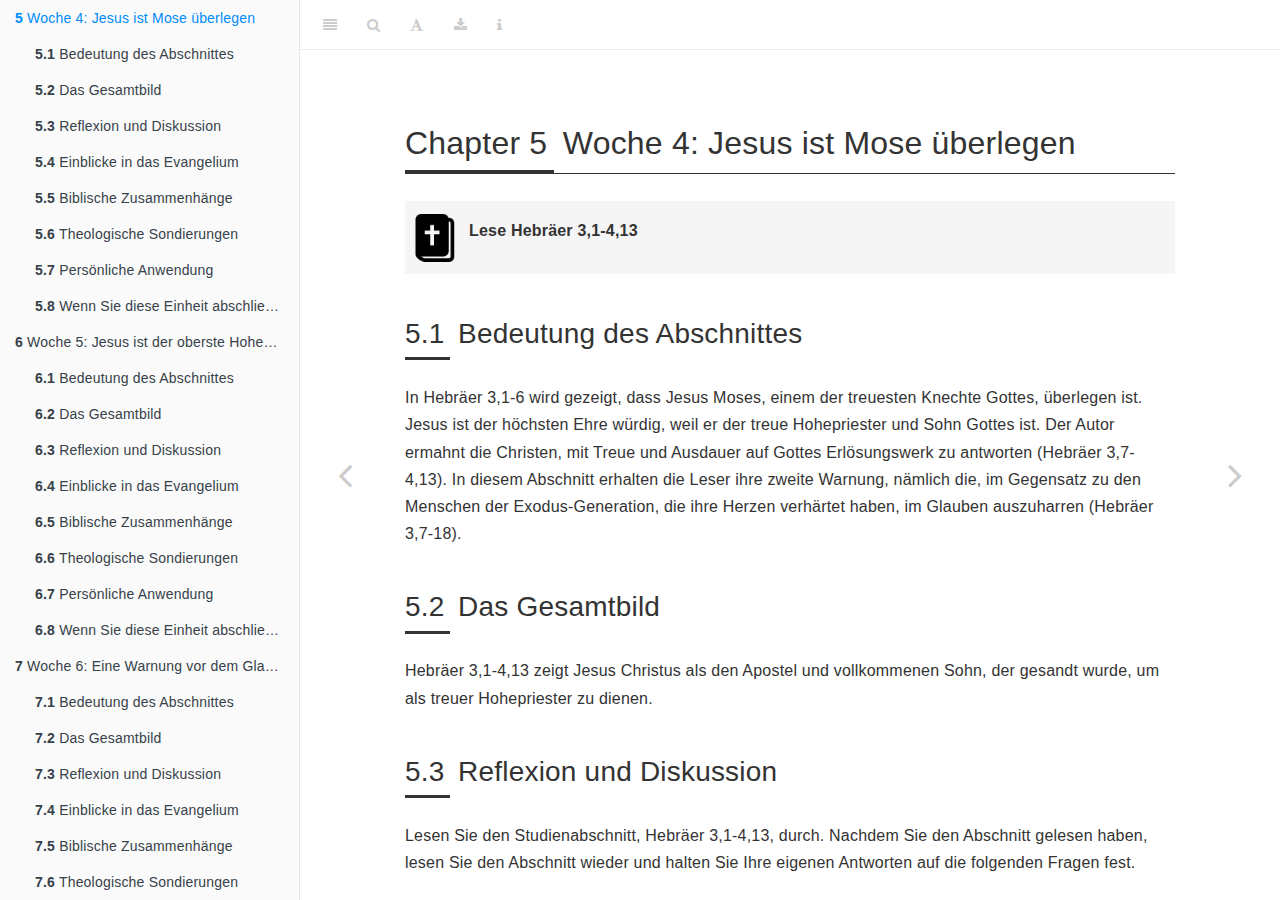
<file: docs/woche04.html>
<!DOCTYPE html>
<html lang="" xml:lang="">
<head>

  <meta charset="utf-8" />
  <meta http-equiv="X-UA-Compatible" content="IE=edge" />
  <title>Chapter 5 Woche 4: Jesus ist Mose überlegen | Die Bibel kennen: Hebräerbrief</title>
  <meta name="description" content="Eine 12-wöchige praktische Studienreihe über den Hebräerbrief" />
  <meta name="generator" content="bookdown 0.21 and GitBook 2.6.7" />

  <meta property="og:title" content="Chapter 5 Woche 4: Jesus ist Mose überlegen | Die Bibel kennen: Hebräerbrief" />
  <meta property="og:type" content="book" />
  
  <meta property="og:image" content="img/cover.png" />
  <meta property="og:description" content="Eine 12-wöchige praktische Studienreihe über den Hebräerbrief" />
  <meta name="github-repo" content="bibelstudy/hebraeerbrief" />

  <meta name="twitter:card" content="summary" />
  <meta name="twitter:title" content="Chapter 5 Woche 4: Jesus ist Mose überlegen | Die Bibel kennen: Hebräerbrief" />
  
  <meta name="twitter:description" content="Eine 12-wöchige praktische Studienreihe über den Hebräerbrief" />
  <meta name="twitter:image" content="img/cover.png" />



<meta name="date" content="2021-05-17" />

  <meta name="viewport" content="width=device-width, initial-scale=1" />
  <meta name="apple-mobile-web-app-capable" content="yes" />
  <meta name="apple-mobile-web-app-status-bar-style" content="black" />
  
  
<link rel="prev" href="woche03.html"/>
<link rel="next" href="woche05.html"/>
<script src="libs/header-attrs-2.7/header-attrs.js"></script>
<script src="libs/jquery-2.2.3/jquery.min.js"></script>
<link href="libs/gitbook-2.6.7/css/style.css" rel="stylesheet" />
<link href="libs/gitbook-2.6.7/css/plugin-table.css" rel="stylesheet" />
<link href="libs/gitbook-2.6.7/css/plugin-bookdown.css" rel="stylesheet" />
<link href="libs/gitbook-2.6.7/css/plugin-highlight.css" rel="stylesheet" />
<link href="libs/gitbook-2.6.7/css/plugin-search.css" rel="stylesheet" />
<link href="libs/gitbook-2.6.7/css/plugin-fontsettings.css" rel="stylesheet" />
<link href="libs/gitbook-2.6.7/css/plugin-clipboard.css" rel="stylesheet" />












<link rel="stylesheet" href="css/style.css" type="text/css" />
</head>

<body>



  <div class="book without-animation with-summary font-size-2 font-family-1" data-basepath=".">

    <div class="book-summary">
      <nav role="navigation">

<ul class="summary">
<li><a href="https://studythebible.github.io">Study the Bible</a></li>

<li class="divider"></li>
<li class="chapter" data-level="1" data-path="index.html"><a href="index.html"><i class="fa fa-check"></i><b>1</b> Studienplan</a></li>
<li class="chapter" data-level="2" data-path="woche01.html"><a href="woche01.html"><i class="fa fa-check"></i><b>2</b> Woche 1: Übersicht</a>
<ul>
<li class="chapter" data-level="2.1" data-path="woche01.html"><a href="woche01.html#einführung"><i class="fa fa-check"></i><b>2.1</b> Einführung</a></li>
<li class="chapter" data-level="2.2" data-path="woche01.html"><a href="woche01.html#einordnung-in-die-grössere-geschichte"><i class="fa fa-check"></i><b>2.2</b> Einordnung in die grössere Geschichte</a></li>
<li class="chapter" data-level="2.3" data-path="woche01.html"><a href="woche01.html#schlüsselvers"><i class="fa fa-check"></i><b>2.3</b> Schlüsselvers</a></li>
<li class="chapter" data-level="2.4" data-path="woche01.html"><a href="woche01.html#datum-und-historischer-hintergrund"><i class="fa fa-check"></i><b>2.4</b> Datum und historischer Hintergrund</a></li>
<li class="chapter" data-level="2.5" data-path="woche01.html"><a href="woche01.html#übersicht"><i class="fa fa-check"></i><b>2.5</b> Übersicht</a></li>
<li class="chapter" data-level="2.6" data-path="woche01.html"><a href="woche01.html#wenn-sie-anfangen-.-.-."><i class="fa fa-check"></i><b>2.6</b> Wenn Sie anfangen . . .</a></li>
</ul></li>
<li class="chapter" data-level="3" data-path="woche02.html"><a href="woche02.html"><i class="fa fa-check"></i><b>3</b> Woche 2: Einführung: Die Vormachtstellung Jesu Christi</a>
<ul>
<li class="chapter" data-level="3.1" data-path="woche02.html"><a href="woche02.html#bedeutung-des-abschnittes"><i class="fa fa-check"></i><b>3.1</b> Bedeutung des Abschnittes</a></li>
<li class="chapter" data-level="3.2" data-path="woche02.html"><a href="woche02.html#das-gesamtbild"><i class="fa fa-check"></i><b>3.2</b> Das Gesamtbild</a></li>
<li class="chapter" data-level="3.3" data-path="woche02.html"><a href="woche02.html#reflexion-und-diskussion"><i class="fa fa-check"></i><b>3.3</b> Reflexion und Diskussion</a>
<ul>
<li class="chapter" data-level="3.3.1" data-path="woche02.html"><a href="woche02.html#jesus-als-göttliche-offenbarung-hebr.-11-2a"><i class="fa fa-check"></i><b>3.3.1</b> 1. Jesus als göttliche Offenbarung (Hebr. 1,1-2a)</a></li>
<li class="chapter" data-level="3.3.2" data-path="woche02.html"><a href="woche02.html#jesus-person-arbeit-und-status-hebr.-12b-4"><i class="fa fa-check"></i><b>3.3.2</b> 2. Jesus: Person, Arbeit und Status (Hebr. 1,2b-4)</a></li>
</ul></li>
<li class="chapter" data-level="3.4" data-path="woche02.html"><a href="woche02.html#einblicke-in-das-evangelium"><i class="fa fa-check"></i><b>3.4</b> Einblicke in das Evangelium</a></li>
<li class="chapter" data-level="3.5" data-path="woche02.html"><a href="woche02.html#biblische-zusammenhänge"><i class="fa fa-check"></i><b>3.5</b> Biblische Zusammenhänge</a></li>
<li class="chapter" data-level="3.6" data-path="woche02.html"><a href="woche02.html#theologische-vertiefungen"><i class="fa fa-check"></i><b>3.6</b> Theologische Vertiefungen</a></li>
<li class="chapter" data-level="3.7" data-path="woche02.html"><a href="woche02.html#persönliche-anwendung"><i class="fa fa-check"></i><b>3.7</b> Persönliche Anwendung</a></li>
<li class="chapter" data-level="3.8" data-path="woche02.html"><a href="woche02.html#wenn-sie-diese-einheit-abschliessen-.-.-."><i class="fa fa-check"></i><b>3.8</b> Wenn Sie diese Einheit abschliessen . . .</a></li>
</ul></li>
<li class="chapter" data-level="4" data-path="woche03.html"><a href="woche03.html"><i class="fa fa-check"></i><b>4</b> Woche 3: Jesus ist den Engelswesen überlegen</a>
<ul>
<li class="chapter" data-level="4.1" data-path="woche03.html"><a href="woche03.html#bedeutung-des-abschnittess"><i class="fa fa-check"></i><b>4.1</b> Bedeutung des Abschnittess</a></li>
<li class="chapter" data-level="4.2" data-path="woche03.html"><a href="woche03.html#das-gesamtbild-1"><i class="fa fa-check"></i><b>4.2</b> Das Gesamtbild</a></li>
<li class="chapter" data-level="4.3" data-path="woche03.html"><a href="woche03.html#reflexion-und-diskussion-1"><i class="fa fa-check"></i><b>4.3</b> Reflexion und Diskussion</a>
<ul>
<li class="chapter" data-level="4.3.1" data-path="woche03.html"><a href="woche03.html#der-status-jesu-als-ewiger-sohn-und-könig-hebr.-15-14"><i class="fa fa-check"></i><b>4.3.1</b> 1. Der Status Jesu als ewiger Sohn und König (Hebr. 1,5-14)</a></li>
<li class="chapter" data-level="4.3.2" data-path="woche03.html"><a href="woche03.html#warnung-eins-vor-der-vernachlässigung-der-errettung-hebr.-21-4"><i class="fa fa-check"></i><b>4.3.2</b> 2. Warnung Eins: Vor der Vernachlässigung der Errettung (Hebr. 2,1-4)</a></li>
<li class="chapter" data-level="4.3.3" data-path="woche03.html"><a href="woche03.html#jesus-als-der-gründer-des-heils-hebr.-25-18"><i class="fa fa-check"></i><b>4.3.3</b> 3. Jesus als der Gründer des Heils (Hebr. 2,5-18)</a></li>
</ul></li>
<li class="chapter" data-level="4.4" data-path="woche03.html"><a href="woche03.html#einblicke-in-das-evangelium-1"><i class="fa fa-check"></i><b>4.4</b> Einblicke in das Evangelium</a></li>
<li class="chapter" data-level="4.5" data-path="woche03.html"><a href="woche03.html#biblische-zusammenhänge-1"><i class="fa fa-check"></i><b>4.5</b> Biblische Zusammenhänge</a></li>
<li class="chapter" data-level="4.6" data-path="woche03.html"><a href="woche03.html#theologische-vertiefungen-1"><i class="fa fa-check"></i><b>4.6</b> Theologische Vertiefungen</a></li>
<li class="chapter" data-level="4.7" data-path="woche03.html"><a href="woche03.html#persönliche-anwendung-1"><i class="fa fa-check"></i><b>4.7</b> Persönliche Anwendung</a></li>
<li class="chapter" data-level="4.8" data-path="woche03.html"><a href="woche03.html#wenn-sie-diese-einheit-abschliessen-.-.-.-1"><i class="fa fa-check"></i><b>4.8</b> Wenn Sie diese Einheit abschliessen . . .</a></li>
</ul></li>
<li class="chapter" data-level="5" data-path="woche04.html"><a href="woche04.html"><i class="fa fa-check"></i><b>5</b> Woche 4: Jesus ist Mose überlegen</a>
<ul>
<li class="chapter" data-level="5.1" data-path="woche04.html"><a href="woche04.html#bedeutung-des-abschnittes-1"><i class="fa fa-check"></i><b>5.1</b> Bedeutung des Abschnittes</a></li>
<li class="chapter" data-level="5.2" data-path="woche04.html"><a href="woche04.html#das-gesamtbild-2"><i class="fa fa-check"></i><b>5.2</b> Das Gesamtbild</a></li>
<li class="chapter" data-level="5.3" data-path="woche04.html"><a href="woche04.html#reflexion-und-diskussion-2"><i class="fa fa-check"></i><b>5.3</b> Reflexion und Diskussion</a>
<ul>
<li class="chapter" data-level="5.3.1" data-path="woche04.html"><a href="woche04.html#jesus-ist-grösser-als-moses-hebräer-31-6"><i class="fa fa-check"></i><b>5.3.1</b> 1. Jesus ist grösser als Moses (Hebräer 3,1-6)</a></li>
<li class="chapter" data-level="5.3.2" data-path="woche04.html"><a href="woche04.html#warnung-zwei-das-versagen-der-exodus-generation-hebräer-37-19"><i class="fa fa-check"></i><b>5.3.2</b> 2. Warnung Zwei: Das Versagen der Exodus-Generation (Hebräer 3,7-19)</a></li>
<li class="chapter" data-level="5.3.3" data-path="woche04.html"><a href="woche04.html#in-gottes-ruhe-eintreten-hebräer-41-13"><i class="fa fa-check"></i><b>5.3.3</b> 3. In Gottes Ruhe eintreten (Hebräer 4,1-13)</a></li>
</ul></li>
<li class="chapter" data-level="5.4" data-path="woche04.html"><a href="woche04.html#einblicke-in-das-evangelium-2"><i class="fa fa-check"></i><b>5.4</b> Einblicke in das Evangelium</a></li>
<li class="chapter" data-level="5.5" data-path="woche04.html"><a href="woche04.html#biblische-zusammenhänge-2"><i class="fa fa-check"></i><b>5.5</b> Biblische Zusammenhänge</a></li>
<li class="chapter" data-level="5.6" data-path="woche04.html"><a href="woche04.html#theologische-sondierungen"><i class="fa fa-check"></i><b>5.6</b> Theologische Sondierungen</a></li>
<li class="chapter" data-level="5.7" data-path="woche04.html"><a href="woche04.html#persönliche-anwendung-2"><i class="fa fa-check"></i><b>5.7</b> Persönliche Anwendung</a></li>
<li class="chapter" data-level="5.8" data-path="woche04.html"><a href="woche04.html#wenn-sie-diese-einheit-abschliessen-.-.-.-2"><i class="fa fa-check"></i><b>5.8</b> Wenn Sie diese Einheit abschliessen . . .</a></li>
</ul></li>
<li class="chapter" data-level="6" data-path="woche05.html"><a href="woche05.html"><i class="fa fa-check"></i><b>6</b> Woche 5: Jesus ist der oberste Hohepriester, Teil 1</a>
<ul>
<li class="chapter" data-level="6.1" data-path="woche05.html"><a href="woche05.html#bedeutung-des-abschnittes-2"><i class="fa fa-check"></i><b>6.1</b> Bedeutung des Abschnittes</a></li>
<li class="chapter" data-level="6.2" data-path="woche05.html"><a href="woche05.html#das-gesamtbild-3"><i class="fa fa-check"></i><b>6.2</b> Das Gesamtbild</a></li>
<li class="chapter" data-level="6.3" data-path="woche05.html"><a href="woche05.html#reflexion-und-diskussion-3"><i class="fa fa-check"></i><b>6.3</b> Reflexion und Diskussion</a>
<ul>
<li class="chapter" data-level="6.3.1" data-path="woche05.html"><a href="woche05.html#jesus-der-grosse-hohepriester-hebr.-414-510"><i class="fa fa-check"></i><b>6.3.1</b> Jesus, der grosse Hohepriester (Hebr. 4,14-5,10)</a></li>
</ul></li>
<li class="chapter" data-level="6.4" data-path="woche05.html"><a href="woche05.html#einblicke-in-das-evangelium-3"><i class="fa fa-check"></i><b>6.4</b> Einblicke in das Evangelium</a></li>
<li class="chapter" data-level="6.5" data-path="woche05.html"><a href="woche05.html#biblische-zusammenhänge-3"><i class="fa fa-check"></i><b>6.5</b> Biblische Zusammenhänge</a></li>
<li class="chapter" data-level="6.6" data-path="woche05.html"><a href="woche05.html#theologische-sondierungen-1"><i class="fa fa-check"></i><b>6.6</b> Theologische Sondierungen</a></li>
<li class="chapter" data-level="6.7" data-path="woche05.html"><a href="woche05.html#persönliche-anwendung-3"><i class="fa fa-check"></i><b>6.7</b> Persönliche Anwendung</a></li>
<li class="chapter" data-level="6.8" data-path="woche05.html"><a href="woche05.html#wenn-sie-diese-einheit-abschliessen-.-.-.-3"><i class="fa fa-check"></i><b>6.8</b> Wenn Sie diese Einheit abschliessen . . .</a></li>
</ul></li>
<li class="chapter" data-level="7" data-path="woche06.html"><a href="woche06.html"><i class="fa fa-check"></i><b>7</b> Woche 6: Eine Warnung vor dem Glaubensabfall</a>
<ul>
<li class="chapter" data-level="7.1" data-path="woche06.html"><a href="woche06.html#bedeutung-des-abschnittes-3"><i class="fa fa-check"></i><b>7.1</b> Bedeutung des Abschnittes</a></li>
<li class="chapter" data-level="7.2" data-path="woche06.html"><a href="woche06.html#das-gesamtbild-4"><i class="fa fa-check"></i><b>7.2</b> Das Gesamtbild</a></li>
<li class="chapter" data-level="7.3" data-path="woche06.html"><a href="woche06.html#reflexion-und-diskussion-4"><i class="fa fa-check"></i><b>7.3</b> Reflexion und Diskussion</a>
<ul>
<li class="chapter" data-level="7.3.1" data-path="woche06.html"><a href="woche06.html#warnung-drei-gegen-den-glaubensabfall-hebräer-511-612"><i class="fa fa-check"></i><b>7.3.1</b> 1. Warnung Drei: Gegen den Glaubensabfall (Hebräer 5,11-6,12)</a></li>
<li class="chapter" data-level="7.3.2" data-path="woche06.html"><a href="woche06.html#die-gewissheit-von-gottes-verheissung-hebräer-613-20"><i class="fa fa-check"></i><b>7.3.2</b> 2. Die Gewissheit von Gottes Verheissung (Hebräer 6,13-20)</a></li>
</ul></li>
<li class="chapter" data-level="7.4" data-path="woche06.html"><a href="woche06.html#einblicke-in-das-evangelium-4"><i class="fa fa-check"></i><b>7.4</b> Einblicke in das Evangelium</a></li>
<li class="chapter" data-level="7.5" data-path="woche06.html"><a href="woche06.html#biblische-zusammenhänge-4"><i class="fa fa-check"></i><b>7.5</b> Biblische Zusammenhänge</a></li>
<li class="chapter" data-level="7.6" data-path="woche06.html"><a href="woche06.html#theologische-sondierungen-2"><i class="fa fa-check"></i><b>7.6</b> Theologische Sondierungen</a></li>
<li class="chapter" data-level="7.7" data-path="woche06.html"><a href="woche06.html#persönliche-anwendung-4"><i class="fa fa-check"></i><b>7.7</b> Persönliche Anwendung</a></li>
<li class="chapter" data-level="7.8" data-path="woche06.html"><a href="woche06.html#wenn-sie-diese-einheit-abschliessen-.-.-.-4"><i class="fa fa-check"></i><b>7.8</b> Wenn Sie diese Einheit abschliessen . . .</a></li>
</ul></li>
<li class="chapter" data-level="8" data-path="woche07.html"><a href="woche07.html"><i class="fa fa-check"></i><b>8</b> Woche 7: Jesus ist der oberste Hohepriester, Teil 2</a>
<ul>
<li class="chapter" data-level="8.1" data-path="woche07.html"><a href="woche07.html#bedeutung-des-abschnittes-4"><i class="fa fa-check"></i><b>8.1</b> Bedeutung des Abschnittes</a></li>
<li class="chapter" data-level="8.2" data-path="woche07.html"><a href="woche07.html#das-gesamtbild-5"><i class="fa fa-check"></i><b>8.2</b> Das Gesamtbild</a></li>
<li class="chapter" data-level="8.3" data-path="woche07.html"><a href="woche07.html#reflexion-und-diskussion-5"><i class="fa fa-check"></i><b>8.3</b> Reflexion und Diskussion</a>
<ul>
<li class="chapter" data-level="8.3.1" data-path="woche07.html"><a href="woche07.html#die-priesterordnung-melchisedeks-hebr.-71-10"><i class="fa fa-check"></i><b>8.3.1</b> 1. Die Priesterordnung Melchisedeks (Hebr. 7,1-10)</a></li>
<li class="chapter" data-level="8.3.2" data-path="woche07.html"><a href="woche07.html#jesus-im-vergleich-zu-melchisedek-hebräer-711-28"><i class="fa fa-check"></i><b>8.3.2</b> 2. Jesus im Vergleich zu Melchisedek (Hebräer 7,11-28)</a></li>
<li class="chapter" data-level="8.3.3" data-path="woche07.html"><a href="woche07.html#jesus-ein-priester-eines-besseren-bundes-hebr.-81-13"><i class="fa fa-check"></i><b>8.3.3</b> 3. Jesus, ein Priester eines besseren Bundes (Hebr. 8,1-13)</a></li>
</ul></li>
<li class="chapter" data-level="8.4" data-path="woche07.html"><a href="woche07.html#einblicke-in-das-evangelium-5"><i class="fa fa-check"></i><b>8.4</b> Einblicke in das Evangelium</a></li>
<li class="chapter" data-level="8.5" data-path="woche07.html"><a href="woche07.html#biblische-zusammenhänge-5"><i class="fa fa-check"></i><b>8.5</b> Biblische Zusammenhänge</a></li>
<li class="chapter" data-level="8.6" data-path="woche07.html"><a href="woche07.html#theologische-sondierungen-3"><i class="fa fa-check"></i><b>8.6</b> Theologische Sondierungen</a></li>
<li class="chapter" data-level="8.7" data-path="woche07.html"><a href="woche07.html#persönliche-anwendung-5"><i class="fa fa-check"></i><b>8.7</b> Persönliche Anwendung</a></li>
<li class="chapter" data-level="8.8" data-path="woche07.html"><a href="woche07.html#wenn-sie-diese-einheit-abschliessen-.-.-.-5"><i class="fa fa-check"></i><b>8.8</b> Wenn Sie diese Einheit abschliessen . . .</a></li>
</ul></li>
</ul>

      </nav>
    </div>

    <div class="book-body">
      <div class="body-inner">
        <div class="book-header" role="navigation">
          <h1>
            <i class="fa fa-circle-o-notch fa-spin"></i><a href="./">Die Bibel kennen: Hebräerbrief</a>
          </h1>
        </div>

        <div class="page-wrapper" tabindex="-1" role="main">
          <div class="page-inner">

            <section class="normal" id="section-">
<div id="woche04" class="section level1" number="5">
<h1><span class="header-section-number">Chapter 5</span> Woche 4: Jesus ist Mose überlegen</h1>
<div class="rmdbible">
<p>
<strong>Lese Hebräer 3,1-4,13</strong>
</p>
</div>
<div id="bedeutung-des-abschnittes-1" class="section level2" number="5.1">
<h2><span class="header-section-number">5.1</span> Bedeutung des Abschnittes</h2>
<p>In Hebräer 3,1-6 wird gezeigt, dass Jesus Moses, einem der treuesten Knechte Gottes, überlegen ist. Jesus ist der höchsten Ehre würdig, weil er der treue Hohepriester und Sohn Gottes ist. Der Autor ermahnt die Christen, mit Treue und Ausdauer auf Gottes Erlösungswerk zu antworten (Hebräer 3,7-4,13). In diesem Abschnitt erhalten die Leser ihre zweite Warnung, nämlich die, im Gegensatz zu den Menschen der Exodus-Generation, die ihre Herzen verhärtet haben, im Glauben auszuharren (Hebräer 3,7-18).</p>
</div>
<div id="das-gesamtbild-2" class="section level2" number="5.2">
<h2><span class="header-section-number">5.2</span> Das Gesamtbild</h2>
<p>Hebräer 3,1-4,13 zeigt Jesus Christus als den Apostel und vollkommenen Sohn, der gesandt wurde, um als treuer Hohepriester zu dienen.</p>
</div>
<div id="reflexion-und-diskussion-2" class="section level2" number="5.3">
<h2><span class="header-section-number">5.3</span> Reflexion und Diskussion</h2>
<p>Lesen Sie den Studienabschnitt, Hebräer 3,1-4,13, durch. Nachdem Sie den Abschnitt gelesen haben, lesen Sie den Abschnitt wieder und halten Sie Ihre eigenen Antworten auf die folgenden Fragen fest.</p>
<div id="jesus-ist-grösser-als-moses-hebräer-31-6" class="section level3" number="5.3.1">
<h3><span class="header-section-number">5.3.1</span> 1. Jesus ist grösser als Moses (Hebräer 3,1-6)</h3>
<p>In Hebräer 3,1-2 bekennt sich Jesus als der Apostel, der gesandt wurde, um Befreiung zu bringen, und als der Hohepriester, der die Sünden des Volkes Gottes sühnen soll. Was bedeutet es, als heilige Mitglieder der Familie Gottes “an einer himmlischen Berufung teilzuhaben” (Hebräer 3,1)? Wie kann die Treue Jesu uns ermutigen, im Vertrauen und in der Hoffnung an unserer himmlischen Berufung festzuhalten (Hebräer 3,6)?</p>
<p>Mose war ein treuer Knecht im Haus Gottes trotz der Treulosigkeit der Israeliten (Num 12,7). Aber Jesus ist wegen seiner vollkommenen Treue als der Sohn, der nicht nur dem Haus Gottes vorsteht, sondern es auch gebaut hat, einer grösseren Ehre würdig als Mose (1. Chron. 17,14-17; Hebräer 3,1-6). Welche Bedeutung hatte für die ursprüngliche Zuhörerschaft - die mit dem Alten Testament vertraut war - der Vergleich des Autors mit Jesus und Mose? Was können wir von der Treue des Mose als Mitglied des Hauses Gottes lernen?</p>
</div>
<div id="warnung-zwei-das-versagen-der-exodus-generation-hebräer-37-19" class="section level3" number="5.3.2">
<h3><span class="header-section-number">5.3.2</span> 2. Warnung Zwei: Das Versagen der Exodus-Generation (Hebräer 3,7-19)</h3>
<p>Nachdem der Autor den Kontrast zwischen der Treue von Moses und Jesus untersucht hat, wendet er sich nun den Antworten ihrer Anhänger zu, indem er Psalm 95,7-11 zitiert. Der Autor warnt vor dem Unglauben eines sündigen, verhärteten Herzens, das einen zum Abfall veranlasst (Hebräer 3,7-12). Wie tragen diese starken Worte dazu bei, uns davon abzuhalten, in der Rebellion zu leben? Wie erleuchtet uns dieser Abschnitt über den Unterschied zwischen echtem und falschem Glauben?</p>
<p>In Hebräer 3,13-14 erklärt der Autor, wie gegenseitige Ermutigung und Rechenschaftspflicht das Gegenmittel gegen die Zersetzung des Unglaubens sein können. Wie hält die Befolgung der Ermahnung zu gegenseitiger Verpflichtung im Teilen Christi Christen dazu an, bis zum Ende durchzuhalten?</p>
<p>In Hebräer 3,15 kehrt der Autor zu Psalm 95,7-8 zurück und erinnert die Leser an die Misserfolge der Exodusgeneration (Hebräer 3,16-19; siehe Ex 17,1-7; Num 14,20-38). Wie weist der Unglaube der Exodus-Generation und ihr Versagen, in Gottes Ruhe zu gehen, sowohl auf die Warnung vor dem Abfall als auch auf die Hoffnung hin, die wir in Jesus Christus haben?</p>
</div>
<div id="in-gottes-ruhe-eintreten-hebräer-41-13" class="section level3" number="5.3.3">
<h3><span class="header-section-number">5.3.3</span> 3. In Gottes Ruhe eintreten (Hebräer 4,1-13)</h3>
<p>Gottes Befreiung der Israeliten und ihre Hoffnung, das verheissene Land zu betreten, war ein Vorzeichen für das Werk Jesu. Für die Kirche ist die verheissene Ruhe Gottes in der Auferstehung Christi eingeweiht worden und wartet auf die Vollendung bei seinem zweiten Kommen; aber der Autor fürchtet, dass einige nicht in diese Ruhe eintreten werden (Hebr 4,1). Wie verhält sich der Glaube nach Hebräer 4,1-3 dazu, in die verheissene Ruhe Gottes einzutreten?</p>
<p>In Hebräer 4,4 spricht der Autor von der Einkehr in Gottes Ruhe in Bezug auf den siebten Schöpfungstag (1. Mose 2,2) und stellt fest, dass die Israeliten es letztlich versäumt haben, in die Ruhe Gottes einzutreten (Hebräer 4,5-9). Zusammengenommen ist Gottes Sabbatruhe, die in Genesis 2 begann, immer noch offen und kann betreten werden. Was bedeutet es, in seine Werke einzutreten und von ihnen zu ruhen, wie Gott von seinen Werken (Hebräer 4,10)?</p>
<p>Nachdem der Autor die Leser aufgerufen hat, sich darum zu bemühen, in Beharrlichkeit in Gottes Ruhe einzutreten, erinnert er sie daran, dass treuloser Ungehorsam nicht unbemerkt bleiben wird (Hebräer 4,11-13). Wenn wir wissen, dass Gottes Wort wie ein Mittel wirkt, das die innersten Gedanken und Absichten offenbart, wie können wir dann sein Wort benutzen, um Ungehorsam und Unglauben zu bekämpfen?</p>
<div class="rmddefinition">
<p>
<strong>Sabbat – Definition</strong>
</p>
<p>
Samstag, der siebte Tag der Woche, der jüdische Tag der Anbetung und der Ruhe (1. Mose 2,2-3; Ex 31,13-17). Christen treffen sich am Sonntag, dem Tag der Auferstehung Christi (Apg 20,7), zum Gottesdienst und betrachten den Sonntag statt des Samstags als ihren wöchentlichen Ruhetag. Und doch freuen sich die Gläubigen auf eine ewige Sabbatruhe (Hebr 4,1-13).
</p>
</div>
<div class="rmddefinition">
<p>
<strong>Werke – Definition</strong>
</p>
<p>
Handlungen und Einstellungen, entweder gut oder schlecht. Wahrer Glaube an Christus wird unweigerlich gute Werke hervorbringen, die Gott wohlgefällig sind. Gute Werke können niemals die Grundlage oder das Mittel zur Erlösung sein, die allein aus Gnade durch den Glauben erfolgt.
</p>
</div>
<p>Lesen Sie die folgenden drei Abschnitte zu den Themen “Einblicke in das Evangelium,” “biblische Zusammenhänge” und “theologische Vertiefungen.” Nehmen Sie sich dann Zeit, über die persönlichen Auswirkungen nachzudenken, die diese Abschnitte auf Ihren Weg mit dem Herrn haben können.</p>
</div>
</div>
<div id="einblicke-in-das-evangelium-2" class="section level2" number="5.4">
<h2><span class="header-section-number">5.4</span> Einblicke in das Evangelium</h2>
<p><strong>BEHARRLICHER GLAUBE.</strong> Diejenigen, die beharrlichen Glauben zeigen, werden nicht im Unglauben abfallen (Hebräer 3,14). Die Selbstprüfung in Verbindung mit dem Glauben an das Evangelium bewahrt vor der Entwicklung eines verhärteten Herzens. Deshalb sollten wir wachsam sein und an unserem ursprünglichen Vertrauen in das Evangelium Jesu Christi bis zum Ende festhalten und Gottes Wort dazu benutzen, jeglichen Unglauben oder Ungehorsam zu offenbaren (Hebräer 3,12-13). Beharrlichkeit im Glauben ist ein Mittel der Sicherheit, die Gläubige im christlichen Leben haben (Hebräer 3,6). Glücklicherweise ist es die Gnade Gottes, die uns rettet und bis zum Ende erhält.</p>
<p><strong>SABBATS RUHE.</strong> Im Evangelium gibt Gott seinem Volk die Sabbatruhe (Hebräer 4,9-10). Im Schöpfungsbericht lesen wir, dass Gott am siebten Tag ruhte, weil sein Werk vollendet war (1. Mose 2,2). Die Menschheit ahmt das Muster von Gottes Werk und Ruhe im Sabbatzyklus nach (Ex 20,8-11; Levitikus 25). Der Sabbat weist nach vorn auf die Ruhe, die Christus mit seiner Auferstehung und Himmelfahrt erreicht hat (Hebräer 10,12-13). Christen treten in eine tiefe Ruhe der Seele ein, wenn sie bekennen, dass das Erlösungswerk Jesu vollendet war, als er erklärte: “Es ist vollbracht,” und dann, als er von den Toten auferstand (Johannes 19,30; 20,19). Die Kirche wartet nun auf Jesu zweites Kommen, bei dem sich Gottes Ruhe vollständig offenbaren wird (Offenbarung 22,3-5). Bis zu diesem Tag sind die Gläubigen aufgerufen, in Christi Erlösung zu ruhen und der Versuchung zu widerstehen, in die Gerechtigkeit der Werke zurückzufallen (Galater 2,16; 3,10-14).</p>
</div>
<div id="biblische-zusammenhänge-2" class="section level2" number="5.5">
<h2><span class="header-section-number">5.5</span> Biblische Zusammenhänge</h2>
<p><strong>TREUER KNECHT.</strong> Mose erfüllte treu die von Gott festgelegten Aufgaben als Befreier aus der Sklaverei in Ägypten, als Führer des Exodus und als Gesetzgeber (2. Mose 3,10; 5. Mose 18,15-19). Jesus ist insofern grösser als Mose, als er sein Volk aus der grösseren Sklaverei von Sünde und Tod befreit und in die verheissene ewige Ruhe Gottes führt.</p>
<p><strong>DEN SOHN DES MENSCHEN.</strong> Der Titel, den Jesus mehr als jeder andere verwendet, um sich auf sich selbst zu beziehen, ist “der Menschensohn” (z.B. Matthäus 8,20; 11,19). Obwohl diese Bezeichnung die Menschlichkeit Jesu unterstreichen mag, ist der Ausdruck am wichtigsten in Bezug auf die Gestalt in Daniel 7, die von Gott die höchste Autorität und ein ewiges Königreich erhält (siehe Daniel 7,13-14; Matthäus 26,64; Markus 14,62). Und als der vollkommene Sohn hält Jesus treu die Gesamtheit des Gesetzes aufrecht und befähigt ihn, als Hoherpriester und ewiger König zu dienen (Hebräer 3,1-6).</p>
<p><strong>EXODUS ZUR VERHEISSUNG.</strong> Das Volk der Exodus-Generation konnte aufgrund seines Unglaubens und Ungehorsams nicht in den Rest Gottes (das verheissene Land) einziehen (Num. 14,20-24; 20,12). Das Muster des Exodus wiederholt sich in der Befreiung der Kirche von Sünde und Tod und in ihrer zukünftigen Befreiung von der verheissenen ewigen Ruhe Gottes. Im Gegensatz zur Exodus-Generation ist Jesus der wahre Israelit, dessen Treue zu Gott vollkommen ist. Im Gegensatz zu Mose und Josua ist Jesus in der Lage, jeden einzelnen seines Volkes zu erhalten und der versprochenen Ruhe Gottes zu übergeben (Hebräer 4,1-16).</p>
</div>
<div id="theologische-sondierungen" class="section level2" number="5.6">
<h2><span class="header-section-number">5.6</span> Theologische Sondierungen</h2>
<p><strong>HAUS GOTTES.</strong> Wie andere Metaphern für das Volk Gottes bezieht sich “Haus” auf die gemeinsame Identität der Kirche als Gottes Wohnung (1. Korinther 3,16; 6,19; 2. Korinther 6,16; 1 Timotheus 3,15; 1 Petrus 2,5). Jesus hat als Sohn (Hebräer 3,6), als Baumeister (Hebräer 3,3-4) und als wichtigster Eckstein (Epheser 2,20-21) einen privilegierten Platz in Gottes Haus. Das Haus Gottes ist durch den Glauben geeint und aufgefordert, sich gegenseitig zu Glauben, Gehorsam und Ausdauer zu ermutigen.</p>
<p><strong>GOTTES WORT.</strong> Die Bibel ist ein göttlich-menschliches Wort, das uns von Gott durch Menschen innerhalb der Erlösungsgeschichte gegeben wurde, die darüber Zeugnis ablegen, wer Gott ist und was er getan hat. Die Bibel ist Gottes persönliche Äusserung an uns, die als Gott selbst handelt, unsere Herzen sucht und offenbart. Durch Gottes geschriebenes Wort kann sein Volk Irrtümer aufdecken, in der Christusähnlichkeit wachsen und Verständnis dafür gewinnen, was es bedeutet, ein gottgefälliges Leben zu führen (Hebräer 4,12; 2. Timotheus 3,16).</p>
</div>
<div id="persönliche-anwendung-2" class="section level2" number="5.7">
<h2><span class="header-section-number">5.7</span> Persönliche Anwendung</h2>
<p>Nehmen Sie sich Zeit, über die Auswirkungen von Hebräer 3,1-4,13 auf Ihr eigenes Leben nachzudenken. Beachten Sie die persönlichen Implikationen für Ihren Weg mit dem Herrn im Licht der (1) Einblicke in das Evangelium, (2) biblische Zusammenhänge, (3) theologischen Vertiefungen und (4) dieses Abschnitts als Ganzes.</p>
<ol style="list-style-type: decimal">
<li>Einblicke in das Evangelium</li>
<li>Biblische Zusammenhänge</li>
<li>Theologische Vertiefungen</li>
<li>Hebräer 3,1-4,13</li>
</ol>
</div>
<div id="wenn-sie-diese-einheit-abschliessen-.-.-.-2" class="section level2" number="5.8">
<h2><span class="header-section-number">5.8</span> Wenn Sie diese Einheit abschliessen . . .</h2>
<p>Nehmen Sie sich jetzt einen Moment Zeit, um um den Segen und die Hilfe des Herrn zu bitten, während Sie das Studium des Hebräerbriefes fortsetzen. Und nehmen Sie sich auch einen Moment Zeit, auf diese Studieneinheit zurückzublicken, über einige Dinge nachzudenken, die der Herr Sie vielleicht lehrt, und Dinge zu notieren, die Sie in Zukunft nachschauen sollten.</p>
<hr />
<p>Nur für private Zwecke. Übersetzt aus dem Englischen von eurem Diener</p>
<p>Hebrews: A 12-Week Study <span class="math inline">\(\copyright\)</span> 2015 by Matthew Z. Capps. All rights reserved.</p>
<p><a href="https://www.thegospelcoalition.org/course/knowing-bible-hebrews/#week-4-jesus-is-superior-to-moses-heb-31-413">source</a></p>

</div>
</div>
<script src="https://hypothes.is/embed.js" async></script>
            </section>

          </div>
        </div>
      </div>
<a href="woche03.html" class="navigation navigation-prev " aria-label="Previous page"><i class="fa fa-angle-left"></i></a>
<a href="woche05.html" class="navigation navigation-next " aria-label="Next page"><i class="fa fa-angle-right"></i></a>
    </div>
  </div>
<script src="libs/gitbook-2.6.7/js/app.min.js"></script>
<script src="libs/gitbook-2.6.7/js/lunr.js"></script>
<script src="libs/gitbook-2.6.7/js/clipboard.min.js"></script>
<script src="libs/gitbook-2.6.7/js/plugin-search.js"></script>
<script src="libs/gitbook-2.6.7/js/plugin-sharing.js"></script>
<script src="libs/gitbook-2.6.7/js/plugin-fontsettings.js"></script>
<script src="libs/gitbook-2.6.7/js/plugin-bookdown.js"></script>
<script src="libs/gitbook-2.6.7/js/jquery.highlight.js"></script>
<script src="libs/gitbook-2.6.7/js/plugin-clipboard.js"></script>
<script>
gitbook.require(["gitbook"], function(gitbook) {
gitbook.start({
"sharing": {
"github": false,
"facebook": false,
"twitter": false,
"linkedin": false,
"weibo": false,
"instapaper": false,
"vk": false,
"all": false
},
"fontsettings": {
"theme": "white",
"family": "sans",
"size": 2
},
"edit": {
"link": null,
"text": null
},
"history": {
"link": null,
"text": null
},
"view": {
"link": null,
"text": null
},
"download": ["hebraeerbrief_studie.pdf", "hebraeerbrief_studie.epub"],
"toc": {
"collapse": "subsection",
"scroll_highlight": true
}
});
});
</script>

<!-- dynamically load mathjax for compatibility with self-contained -->
<script>
  (function () {
    var script = document.createElement("script");
    script.type = "text/javascript";
    var src = "true";
    if (src === "" || src === "true") src = "https://mathjax.rstudio.com/latest/MathJax.js?config=TeX-MML-AM_CHTML";
    if (location.protocol !== "file:")
      if (/^https?:/.test(src))
        src = src.replace(/^https?:/, '');
    script.src = src;
    document.getElementsByTagName("head")[0].appendChild(script);
  })();
</script>
</body>

</html>
</file>
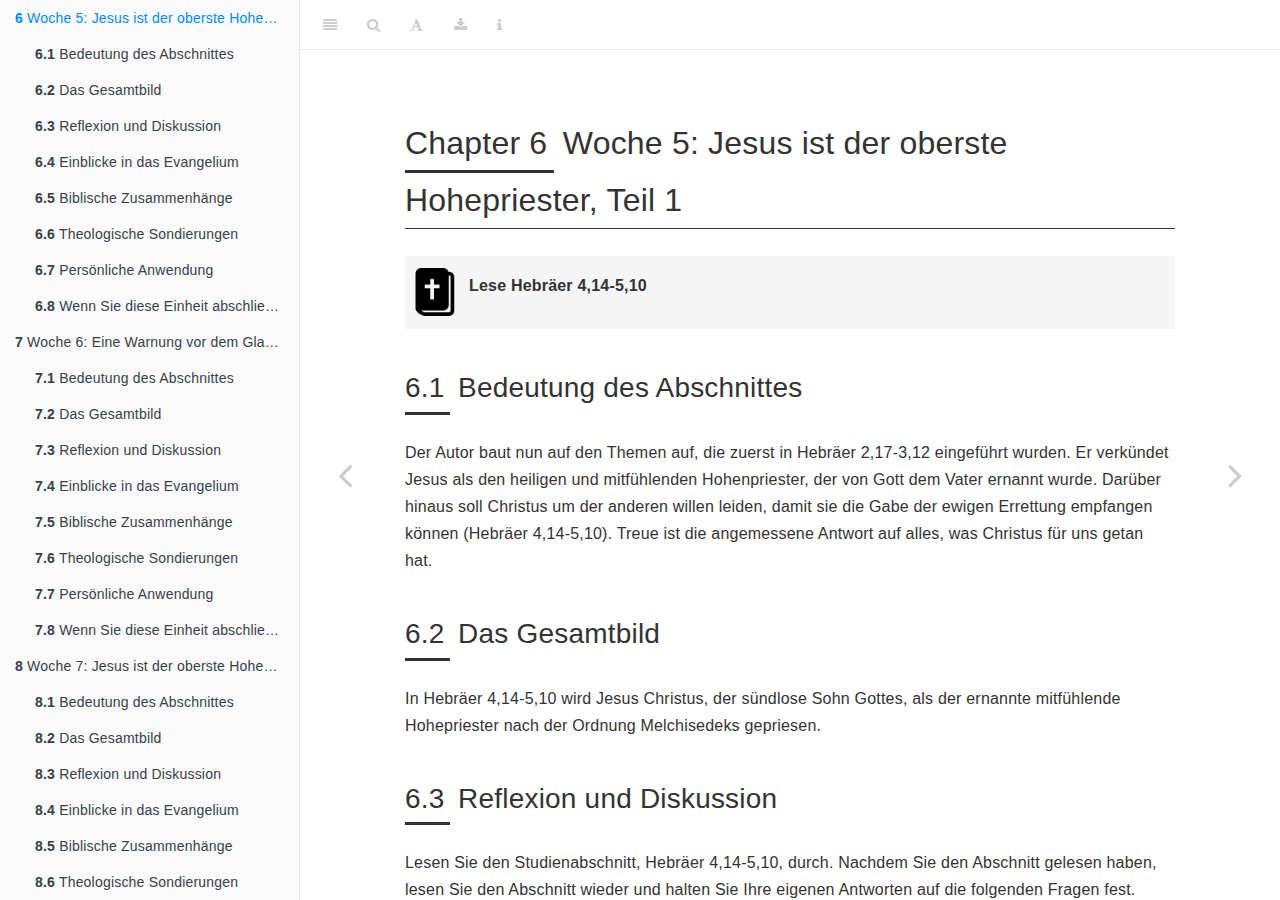
<file: docs/woche05.html>
<!DOCTYPE html>
<html lang="" xml:lang="">
<head>

  <meta charset="utf-8" />
  <meta http-equiv="X-UA-Compatible" content="IE=edge" />
  <title>Chapter 6 Woche 5: Jesus ist der oberste Hohepriester, Teil 1 | Die Bibel kennen: Hebräerbrief</title>
  <meta name="description" content="Eine 12-wöchige praktische Studienreihe über den Hebräerbrief" />
  <meta name="generator" content="bookdown 0.21 and GitBook 2.6.7" />

  <meta property="og:title" content="Chapter 6 Woche 5: Jesus ist der oberste Hohepriester, Teil 1 | Die Bibel kennen: Hebräerbrief" />
  <meta property="og:type" content="book" />
  
  <meta property="og:image" content="img/cover.png" />
  <meta property="og:description" content="Eine 12-wöchige praktische Studienreihe über den Hebräerbrief" />
  <meta name="github-repo" content="bibelstudy/hebraeerbrief" />

  <meta name="twitter:card" content="summary" />
  <meta name="twitter:title" content="Chapter 6 Woche 5: Jesus ist der oberste Hohepriester, Teil 1 | Die Bibel kennen: Hebräerbrief" />
  
  <meta name="twitter:description" content="Eine 12-wöchige praktische Studienreihe über den Hebräerbrief" />
  <meta name="twitter:image" content="img/cover.png" />



<meta name="date" content="2021-05-17" />

  <meta name="viewport" content="width=device-width, initial-scale=1" />
  <meta name="apple-mobile-web-app-capable" content="yes" />
  <meta name="apple-mobile-web-app-status-bar-style" content="black" />
  
  
<link rel="prev" href="woche04.html"/>
<link rel="next" href="woche06.html"/>
<script src="libs/header-attrs-2.7/header-attrs.js"></script>
<script src="libs/jquery-2.2.3/jquery.min.js"></script>
<link href="libs/gitbook-2.6.7/css/style.css" rel="stylesheet" />
<link href="libs/gitbook-2.6.7/css/plugin-table.css" rel="stylesheet" />
<link href="libs/gitbook-2.6.7/css/plugin-bookdown.css" rel="stylesheet" />
<link href="libs/gitbook-2.6.7/css/plugin-highlight.css" rel="stylesheet" />
<link href="libs/gitbook-2.6.7/css/plugin-search.css" rel="stylesheet" />
<link href="libs/gitbook-2.6.7/css/plugin-fontsettings.css" rel="stylesheet" />
<link href="libs/gitbook-2.6.7/css/plugin-clipboard.css" rel="stylesheet" />












<link rel="stylesheet" href="css/style.css" type="text/css" />
</head>

<body>



  <div class="book without-animation with-summary font-size-2 font-family-1" data-basepath=".">

    <div class="book-summary">
      <nav role="navigation">

<ul class="summary">
<li><a href="https://studythebible.github.io">Study the Bible</a></li>

<li class="divider"></li>
<li class="chapter" data-level="1" data-path="index.html"><a href="index.html"><i class="fa fa-check"></i><b>1</b> Studienplan</a></li>
<li class="chapter" data-level="2" data-path="woche01.html"><a href="woche01.html"><i class="fa fa-check"></i><b>2</b> Woche 1: Übersicht</a>
<ul>
<li class="chapter" data-level="2.1" data-path="woche01.html"><a href="woche01.html#einführung"><i class="fa fa-check"></i><b>2.1</b> Einführung</a></li>
<li class="chapter" data-level="2.2" data-path="woche01.html"><a href="woche01.html#einordnung-in-die-grössere-geschichte"><i class="fa fa-check"></i><b>2.2</b> Einordnung in die grössere Geschichte</a></li>
<li class="chapter" data-level="2.3" data-path="woche01.html"><a href="woche01.html#schlüsselvers"><i class="fa fa-check"></i><b>2.3</b> Schlüsselvers</a></li>
<li class="chapter" data-level="2.4" data-path="woche01.html"><a href="woche01.html#datum-und-historischer-hintergrund"><i class="fa fa-check"></i><b>2.4</b> Datum und historischer Hintergrund</a></li>
<li class="chapter" data-level="2.5" data-path="woche01.html"><a href="woche01.html#übersicht"><i class="fa fa-check"></i><b>2.5</b> Übersicht</a></li>
<li class="chapter" data-level="2.6" data-path="woche01.html"><a href="woche01.html#wenn-sie-anfangen-.-.-."><i class="fa fa-check"></i><b>2.6</b> Wenn Sie anfangen . . .</a></li>
</ul></li>
<li class="chapter" data-level="3" data-path="woche02.html"><a href="woche02.html"><i class="fa fa-check"></i><b>3</b> Woche 2: Einführung: Die Vormachtstellung Jesu Christi</a>
<ul>
<li class="chapter" data-level="3.1" data-path="woche02.html"><a href="woche02.html#bedeutung-des-abschnittes"><i class="fa fa-check"></i><b>3.1</b> Bedeutung des Abschnittes</a></li>
<li class="chapter" data-level="3.2" data-path="woche02.html"><a href="woche02.html#das-gesamtbild"><i class="fa fa-check"></i><b>3.2</b> Das Gesamtbild</a></li>
<li class="chapter" data-level="3.3" data-path="woche02.html"><a href="woche02.html#reflexion-und-diskussion"><i class="fa fa-check"></i><b>3.3</b> Reflexion und Diskussion</a>
<ul>
<li class="chapter" data-level="3.3.1" data-path="woche02.html"><a href="woche02.html#jesus-als-göttliche-offenbarung-hebr.-11-2a"><i class="fa fa-check"></i><b>3.3.1</b> 1. Jesus als göttliche Offenbarung (Hebr. 1,1-2a)</a></li>
<li class="chapter" data-level="3.3.2" data-path="woche02.html"><a href="woche02.html#jesus-person-arbeit-und-status-hebr.-12b-4"><i class="fa fa-check"></i><b>3.3.2</b> 2. Jesus: Person, Arbeit und Status (Hebr. 1,2b-4)</a></li>
</ul></li>
<li class="chapter" data-level="3.4" data-path="woche02.html"><a href="woche02.html#einblicke-in-das-evangelium"><i class="fa fa-check"></i><b>3.4</b> Einblicke in das Evangelium</a></li>
<li class="chapter" data-level="3.5" data-path="woche02.html"><a href="woche02.html#biblische-zusammenhänge"><i class="fa fa-check"></i><b>3.5</b> Biblische Zusammenhänge</a></li>
<li class="chapter" data-level="3.6" data-path="woche02.html"><a href="woche02.html#theologische-vertiefungen"><i class="fa fa-check"></i><b>3.6</b> Theologische Vertiefungen</a></li>
<li class="chapter" data-level="3.7" data-path="woche02.html"><a href="woche02.html#persönliche-anwendung"><i class="fa fa-check"></i><b>3.7</b> Persönliche Anwendung</a></li>
<li class="chapter" data-level="3.8" data-path="woche02.html"><a href="woche02.html#wenn-sie-diese-einheit-abschliessen-.-.-."><i class="fa fa-check"></i><b>3.8</b> Wenn Sie diese Einheit abschliessen . . .</a></li>
</ul></li>
<li class="chapter" data-level="4" data-path="woche03.html"><a href="woche03.html"><i class="fa fa-check"></i><b>4</b> Woche 3: Jesus ist den Engelswesen überlegen</a>
<ul>
<li class="chapter" data-level="4.1" data-path="woche03.html"><a href="woche03.html#bedeutung-des-abschnittess"><i class="fa fa-check"></i><b>4.1</b> Bedeutung des Abschnittess</a></li>
<li class="chapter" data-level="4.2" data-path="woche03.html"><a href="woche03.html#das-gesamtbild-1"><i class="fa fa-check"></i><b>4.2</b> Das Gesamtbild</a></li>
<li class="chapter" data-level="4.3" data-path="woche03.html"><a href="woche03.html#reflexion-und-diskussion-1"><i class="fa fa-check"></i><b>4.3</b> Reflexion und Diskussion</a>
<ul>
<li class="chapter" data-level="4.3.1" data-path="woche03.html"><a href="woche03.html#der-status-jesu-als-ewiger-sohn-und-könig-hebr.-15-14"><i class="fa fa-check"></i><b>4.3.1</b> 1. Der Status Jesu als ewiger Sohn und König (Hebr. 1,5-14)</a></li>
<li class="chapter" data-level="4.3.2" data-path="woche03.html"><a href="woche03.html#warnung-eins-vor-der-vernachlässigung-der-errettung-hebr.-21-4"><i class="fa fa-check"></i><b>4.3.2</b> 2. Warnung Eins: Vor der Vernachlässigung der Errettung (Hebr. 2,1-4)</a></li>
<li class="chapter" data-level="4.3.3" data-path="woche03.html"><a href="woche03.html#jesus-als-der-gründer-des-heils-hebr.-25-18"><i class="fa fa-check"></i><b>4.3.3</b> 3. Jesus als der Gründer des Heils (Hebr. 2,5-18)</a></li>
</ul></li>
<li class="chapter" data-level="4.4" data-path="woche03.html"><a href="woche03.html#einblicke-in-das-evangelium-1"><i class="fa fa-check"></i><b>4.4</b> Einblicke in das Evangelium</a></li>
<li class="chapter" data-level="4.5" data-path="woche03.html"><a href="woche03.html#biblische-zusammenhänge-1"><i class="fa fa-check"></i><b>4.5</b> Biblische Zusammenhänge</a></li>
<li class="chapter" data-level="4.6" data-path="woche03.html"><a href="woche03.html#theologische-vertiefungen-1"><i class="fa fa-check"></i><b>4.6</b> Theologische Vertiefungen</a></li>
<li class="chapter" data-level="4.7" data-path="woche03.html"><a href="woche03.html#persönliche-anwendung-1"><i class="fa fa-check"></i><b>4.7</b> Persönliche Anwendung</a></li>
<li class="chapter" data-level="4.8" data-path="woche03.html"><a href="woche03.html#wenn-sie-diese-einheit-abschliessen-.-.-.-1"><i class="fa fa-check"></i><b>4.8</b> Wenn Sie diese Einheit abschliessen . . .</a></li>
</ul></li>
<li class="chapter" data-level="5" data-path="woche04.html"><a href="woche04.html"><i class="fa fa-check"></i><b>5</b> Woche 4: Jesus ist Mose überlegen</a>
<ul>
<li class="chapter" data-level="5.1" data-path="woche04.html"><a href="woche04.html#bedeutung-des-abschnittes-1"><i class="fa fa-check"></i><b>5.1</b> Bedeutung des Abschnittes</a></li>
<li class="chapter" data-level="5.2" data-path="woche04.html"><a href="woche04.html#das-gesamtbild-2"><i class="fa fa-check"></i><b>5.2</b> Das Gesamtbild</a></li>
<li class="chapter" data-level="5.3" data-path="woche04.html"><a href="woche04.html#reflexion-und-diskussion-2"><i class="fa fa-check"></i><b>5.3</b> Reflexion und Diskussion</a>
<ul>
<li class="chapter" data-level="5.3.1" data-path="woche04.html"><a href="woche04.html#jesus-ist-grösser-als-moses-hebräer-31-6"><i class="fa fa-check"></i><b>5.3.1</b> 1. Jesus ist grösser als Moses (Hebräer 3,1-6)</a></li>
<li class="chapter" data-level="5.3.2" data-path="woche04.html"><a href="woche04.html#warnung-zwei-das-versagen-der-exodus-generation-hebräer-37-19"><i class="fa fa-check"></i><b>5.3.2</b> 2. Warnung Zwei: Das Versagen der Exodus-Generation (Hebräer 3,7-19)</a></li>
<li class="chapter" data-level="5.3.3" data-path="woche04.html"><a href="woche04.html#in-gottes-ruhe-eintreten-hebräer-41-13"><i class="fa fa-check"></i><b>5.3.3</b> 3. In Gottes Ruhe eintreten (Hebräer 4,1-13)</a></li>
</ul></li>
<li class="chapter" data-level="5.4" data-path="woche04.html"><a href="woche04.html#einblicke-in-das-evangelium-2"><i class="fa fa-check"></i><b>5.4</b> Einblicke in das Evangelium</a></li>
<li class="chapter" data-level="5.5" data-path="woche04.html"><a href="woche04.html#biblische-zusammenhänge-2"><i class="fa fa-check"></i><b>5.5</b> Biblische Zusammenhänge</a></li>
<li class="chapter" data-level="5.6" data-path="woche04.html"><a href="woche04.html#theologische-sondierungen"><i class="fa fa-check"></i><b>5.6</b> Theologische Sondierungen</a></li>
<li class="chapter" data-level="5.7" data-path="woche04.html"><a href="woche04.html#persönliche-anwendung-2"><i class="fa fa-check"></i><b>5.7</b> Persönliche Anwendung</a></li>
<li class="chapter" data-level="5.8" data-path="woche04.html"><a href="woche04.html#wenn-sie-diese-einheit-abschliessen-.-.-.-2"><i class="fa fa-check"></i><b>5.8</b> Wenn Sie diese Einheit abschliessen . . .</a></li>
</ul></li>
<li class="chapter" data-level="6" data-path="woche05.html"><a href="woche05.html"><i class="fa fa-check"></i><b>6</b> Woche 5: Jesus ist der oberste Hohepriester, Teil 1</a>
<ul>
<li class="chapter" data-level="6.1" data-path="woche05.html"><a href="woche05.html#bedeutung-des-abschnittes-2"><i class="fa fa-check"></i><b>6.1</b> Bedeutung des Abschnittes</a></li>
<li class="chapter" data-level="6.2" data-path="woche05.html"><a href="woche05.html#das-gesamtbild-3"><i class="fa fa-check"></i><b>6.2</b> Das Gesamtbild</a></li>
<li class="chapter" data-level="6.3" data-path="woche05.html"><a href="woche05.html#reflexion-und-diskussion-3"><i class="fa fa-check"></i><b>6.3</b> Reflexion und Diskussion</a>
<ul>
<li class="chapter" data-level="6.3.1" data-path="woche05.html"><a href="woche05.html#jesus-der-grosse-hohepriester-hebr.-414-510"><i class="fa fa-check"></i><b>6.3.1</b> Jesus, der grosse Hohepriester (Hebr. 4,14-5,10)</a></li>
</ul></li>
<li class="chapter" data-level="6.4" data-path="woche05.html"><a href="woche05.html#einblicke-in-das-evangelium-3"><i class="fa fa-check"></i><b>6.4</b> Einblicke in das Evangelium</a></li>
<li class="chapter" data-level="6.5" data-path="woche05.html"><a href="woche05.html#biblische-zusammenhänge-3"><i class="fa fa-check"></i><b>6.5</b> Biblische Zusammenhänge</a></li>
<li class="chapter" data-level="6.6" data-path="woche05.html"><a href="woche05.html#theologische-sondierungen-1"><i class="fa fa-check"></i><b>6.6</b> Theologische Sondierungen</a></li>
<li class="chapter" data-level="6.7" data-path="woche05.html"><a href="woche05.html#persönliche-anwendung-3"><i class="fa fa-check"></i><b>6.7</b> Persönliche Anwendung</a></li>
<li class="chapter" data-level="6.8" data-path="woche05.html"><a href="woche05.html#wenn-sie-diese-einheit-abschliessen-.-.-.-3"><i class="fa fa-check"></i><b>6.8</b> Wenn Sie diese Einheit abschliessen . . .</a></li>
</ul></li>
<li class="chapter" data-level="7" data-path="woche06.html"><a href="woche06.html"><i class="fa fa-check"></i><b>7</b> Woche 6: Eine Warnung vor dem Glaubensabfall</a>
<ul>
<li class="chapter" data-level="7.1" data-path="woche06.html"><a href="woche06.html#bedeutung-des-abschnittes-3"><i class="fa fa-check"></i><b>7.1</b> Bedeutung des Abschnittes</a></li>
<li class="chapter" data-level="7.2" data-path="woche06.html"><a href="woche06.html#das-gesamtbild-4"><i class="fa fa-check"></i><b>7.2</b> Das Gesamtbild</a></li>
<li class="chapter" data-level="7.3" data-path="woche06.html"><a href="woche06.html#reflexion-und-diskussion-4"><i class="fa fa-check"></i><b>7.3</b> Reflexion und Diskussion</a>
<ul>
<li class="chapter" data-level="7.3.1" data-path="woche06.html"><a href="woche06.html#warnung-drei-gegen-den-glaubensabfall-hebräer-511-612"><i class="fa fa-check"></i><b>7.3.1</b> 1. Warnung Drei: Gegen den Glaubensabfall (Hebräer 5,11-6,12)</a></li>
<li class="chapter" data-level="7.3.2" data-path="woche06.html"><a href="woche06.html#die-gewissheit-von-gottes-verheissung-hebräer-613-20"><i class="fa fa-check"></i><b>7.3.2</b> 2. Die Gewissheit von Gottes Verheissung (Hebräer 6,13-20)</a></li>
</ul></li>
<li class="chapter" data-level="7.4" data-path="woche06.html"><a href="woche06.html#einblicke-in-das-evangelium-4"><i class="fa fa-check"></i><b>7.4</b> Einblicke in das Evangelium</a></li>
<li class="chapter" data-level="7.5" data-path="woche06.html"><a href="woche06.html#biblische-zusammenhänge-4"><i class="fa fa-check"></i><b>7.5</b> Biblische Zusammenhänge</a></li>
<li class="chapter" data-level="7.6" data-path="woche06.html"><a href="woche06.html#theologische-sondierungen-2"><i class="fa fa-check"></i><b>7.6</b> Theologische Sondierungen</a></li>
<li class="chapter" data-level="7.7" data-path="woche06.html"><a href="woche06.html#persönliche-anwendung-4"><i class="fa fa-check"></i><b>7.7</b> Persönliche Anwendung</a></li>
<li class="chapter" data-level="7.8" data-path="woche06.html"><a href="woche06.html#wenn-sie-diese-einheit-abschliessen-.-.-.-4"><i class="fa fa-check"></i><b>7.8</b> Wenn Sie diese Einheit abschliessen . . .</a></li>
</ul></li>
<li class="chapter" data-level="8" data-path="woche07.html"><a href="woche07.html"><i class="fa fa-check"></i><b>8</b> Woche 7: Jesus ist der oberste Hohepriester, Teil 2</a>
<ul>
<li class="chapter" data-level="8.1" data-path="woche07.html"><a href="woche07.html#bedeutung-des-abschnittes-4"><i class="fa fa-check"></i><b>8.1</b> Bedeutung des Abschnittes</a></li>
<li class="chapter" data-level="8.2" data-path="woche07.html"><a href="woche07.html#das-gesamtbild-5"><i class="fa fa-check"></i><b>8.2</b> Das Gesamtbild</a></li>
<li class="chapter" data-level="8.3" data-path="woche07.html"><a href="woche07.html#reflexion-und-diskussion-5"><i class="fa fa-check"></i><b>8.3</b> Reflexion und Diskussion</a>
<ul>
<li class="chapter" data-level="8.3.1" data-path="woche07.html"><a href="woche07.html#die-priesterordnung-melchisedeks-hebr.-71-10"><i class="fa fa-check"></i><b>8.3.1</b> 1. Die Priesterordnung Melchisedeks (Hebr. 7,1-10)</a></li>
<li class="chapter" data-level="8.3.2" data-path="woche07.html"><a href="woche07.html#jesus-im-vergleich-zu-melchisedek-hebräer-711-28"><i class="fa fa-check"></i><b>8.3.2</b> 2. Jesus im Vergleich zu Melchisedek (Hebräer 7,11-28)</a></li>
<li class="chapter" data-level="8.3.3" data-path="woche07.html"><a href="woche07.html#jesus-ein-priester-eines-besseren-bundes-hebr.-81-13"><i class="fa fa-check"></i><b>8.3.3</b> 3. Jesus, ein Priester eines besseren Bundes (Hebr. 8,1-13)</a></li>
</ul></li>
<li class="chapter" data-level="8.4" data-path="woche07.html"><a href="woche07.html#einblicke-in-das-evangelium-5"><i class="fa fa-check"></i><b>8.4</b> Einblicke in das Evangelium</a></li>
<li class="chapter" data-level="8.5" data-path="woche07.html"><a href="woche07.html#biblische-zusammenhänge-5"><i class="fa fa-check"></i><b>8.5</b> Biblische Zusammenhänge</a></li>
<li class="chapter" data-level="8.6" data-path="woche07.html"><a href="woche07.html#theologische-sondierungen-3"><i class="fa fa-check"></i><b>8.6</b> Theologische Sondierungen</a></li>
<li class="chapter" data-level="8.7" data-path="woche07.html"><a href="woche07.html#persönliche-anwendung-5"><i class="fa fa-check"></i><b>8.7</b> Persönliche Anwendung</a></li>
<li class="chapter" data-level="8.8" data-path="woche07.html"><a href="woche07.html#wenn-sie-diese-einheit-abschliessen-.-.-.-5"><i class="fa fa-check"></i><b>8.8</b> Wenn Sie diese Einheit abschliessen . . .</a></li>
</ul></li>
</ul>

      </nav>
    </div>

    <div class="book-body">
      <div class="body-inner">
        <div class="book-header" role="navigation">
          <h1>
            <i class="fa fa-circle-o-notch fa-spin"></i><a href="./">Die Bibel kennen: Hebräerbrief</a>
          </h1>
        </div>

        <div class="page-wrapper" tabindex="-1" role="main">
          <div class="page-inner">

            <section class="normal" id="section-">
<div id="woche05" class="section level1" number="6">
<h1><span class="header-section-number">Chapter 6</span> Woche 5: Jesus ist der oberste Hohepriester, Teil 1</h1>
<div class="rmdbible">
<p>
<strong>Lese Hebräer 4,14-5,10</strong>
</p>
</div>
<div id="bedeutung-des-abschnittes-2" class="section level2" number="6.1">
<h2><span class="header-section-number">6.1</span> Bedeutung des Abschnittes</h2>
<p>Der Autor baut nun auf den Themen auf, die zuerst in Hebräer 2,17-3,12 eingeführt wurden. Er verkündet Jesus als den heiligen und mitfühlenden Hohenpriester, der von Gott dem Vater ernannt wurde. Darüber hinaus soll Christus um der anderen willen leiden, damit sie die Gabe der ewigen Errettung empfangen können (Hebräer 4,14-5,10). Treue ist die angemessene Antwort auf alles, was Christus für uns getan hat.</p>
</div>
<div id="das-gesamtbild-3" class="section level2" number="6.2">
<h2><span class="header-section-number">6.2</span> Das Gesamtbild</h2>
<p>In Hebräer 4,14-5,10 wird Jesus Christus, der sündlose Sohn Gottes, als der ernannte mitfühlende Hohepriester nach der Ordnung Melchisedeks gepriesen.</p>
</div>
<div id="reflexion-und-diskussion-3" class="section level2" number="6.3">
<h2><span class="header-section-number">6.3</span> Reflexion und Diskussion</h2>
<p>Lesen Sie den Studienabschnitt, Hebräer 4,14-5,10, durch. Nachdem Sie den Abschnitt gelesen haben, lesen Sie den Abschnitt wieder und halten Sie Ihre eigenen Antworten auf die folgenden Fragen fest.</p>
<div id="jesus-der-grosse-hohepriester-hebr.-414-510" class="section level3" number="6.3.1">
<h3><span class="header-section-number">6.3.1</span> Jesus, der grosse Hohepriester (Hebr. 4,14-5,10)</h3>
<p>Der Autor kündigte Jesu Rolle als Hohepriester in Hebräer 2,17 an; hier in Hebräer 4,14-16 wird Jesu Rolle als Hohepriester näher erläutert. Jesus ist “durch die Himmel gegangen” und sitzt nun zur Rechten Gottes (Hebräer 1,13; 4,14). Unser grosser Hohepriester ist nicht nur der göttliche Sohn-Gott selbst - er ist auch ganz Mensch und in der Lage, mit uns zu sympathisieren (Hebräer 4,15). In welch einzigartiger Weise kann Jesus mit uns mitfühlen, da er sowohl mit dem Himmel als auch mit der Erde eng vertraut ist?</p>
<p>Nach diesem Abschnitt muss der Hohepriester von Gott in sein Amt berufen werden und in der Lage sein, mit denen, die er vertritt, zu sympathisieren. Wie befähigt uns das Wissen, dass Jesus unser grosser Hohepriester ist, an unserem Glauben festzuhalten?</p>
<p>Der Autor ermahnt den Leser, sich vertrauensvoll dem Thron der Gnade zu nähern, um Barmherzigkeit und Hilfe in Zeiten der Not zu finden (Hebräer 4,16). Obwohl wir immer noch mit der innewohnenden Sünde kämpfen, wird Gottes heiliger Thron durch Christus zu einem Thron der Gnade. Wie gibt uns das Ansporn zu Gebet und Lobpreis? Warum sind Christen in der Lage, ehrlich vor Gott zu reden, ohne Angst vor Verdammnis?</p>
<p>Hohe Priester erhalten ihren Berufung und ihre Aufgabe von Gott dem Allmächtigen. Was ist nach Hebräer 5,1-2 die wesentliche Aufgabe des Hohepriesters? In welcher Weise erfüllen Leben und Werk Jesu die hohepriesterlichen Kriterien (Hebräer 5,1-2.5)? Inwiefern unterscheidet sich Jesus von früheren Hohepriestern und ist grösser als sie (Hebräer 5,3)?
In Hebräer 5,5-6 weist der Verfasser noch einmal auf Psalm 2,7 und Psalm 110 hin, um von Christus als dem Sohn und ewigen Hohepriester in der Ordnung Melchisedeks zu sprechen. Warum wird Jesus mit Melchisedek verglichen (1. Mose 14,18-20)?</p>
<p>Während seines Erdenlebens hat Jesus mit lautem Schreien und unter Tränen intensive, herzliche, ehrfürchtige und unterwürfige Gebete zu Gott, dem Vater, gesprochen (Hebräer 5,7; siehe z.B. Lukas 22,39-46). Der vollkommene Gehorsam Jesu bildete die Grundlage dafür, dass seine Gebete erhört wurden (Hebräer 5,8). Wie können wir in Zeiten des Kampfes von Christi vollkommenem Gebetsleben lernen und, was noch wichtiger ist, uns auf dieses stützen?</p>
<p>In Hebräer 5,8-9 wird erklärt, dass Jesus durch das, was er erlitt, Gehorsam lernte und dadurch vollkommen wurde. Im Wesentlichen wurde Jesus in dem Sinne “vollkommen gemacht,” dass er durch seinen vollkommenen Gehorsam qualifiziert wurde, allen Gläubigen die Quelle der Erlösung zu sein (Hebräer 5,9). Wie kann uns die Erfahrung und Vollkommenheit Jesu Hoffnung geben, wenn uns der von Gott gewollte Gehorsam fehlt?</p>
<div class="rmddefinition">
<p>
<strong>Barmherzigkeit – Definition</strong>
</p>
<p>
Mitgefühl und Freundlichkeit gegenüber jemandem, der Not leidet, manchmal sogar dann, wenn dieses Leiden auf die eigene Sünde oder Dummheit zurückzuführen ist. Gott zeigt Barmherzigkeit gegenüber seinem Volk, und dieses wiederum ist aufgerufen, Barmherzigkeit gegenüber anderen zu zeigen (Lukas 6,36).
</p>
</div>
<div class="rmddefinition">
<p>
<strong>Priest – Definition</strong>
</p>
<p>
Im alttestamentlichen Israel vertrat der Priester das Volk vor Gott und vertrat Gott vor dem Volk. Nur diejenigen, die von Aaron abstammten, konnten Priester sein. Zu ihren vorgeschriebenen Aufgaben gehörten auch die Inspektion und Entgegennahme von Opfern aus dem Volk und die Überwachung der täglichen Aktivitäten und der Instandhaltung der Stiftshütte oder des Tempels.
</p>
</div>
<p>Lesen Sie die folgenden drei Abschnitte zu den Themen “Einblicke in das Evangelium,” “biblische Zusammenhänge” und “theologische Vertiefungen.” Nehmen Sie sich dann Zeit, über die persönlichen Auswirkungen nachzudenken, die diese Abschnitte auf Ihren Weg mit dem Herrn haben können.</p>
</div>
</div>
<div id="einblicke-in-das-evangelium-3" class="section level2" number="6.4">
<h2><span class="header-section-number">6.4</span> Einblicke in das Evangelium</h2>
<p><strong>VERSUCHUNG OHNE SÜNDE.</strong> Die Versuchung kann als die Absicht gesehen werden, uns zu Fall zu bringen, oder sie kann als Prüfung angesehen werden, um uns in der Heiligung aufzubauen (Matthäus 4,1-11; Lukas 22,28). Jesus wurde in jedem Bereich des Lebens versucht, doch im Gegensatz zu jedem anderen Menschen blieb er frei von Sünde. Christen können Trost darin finden, dass Jesus in der Versuchung mit ihnen mitfühlen kann, und im Wissen, dass Jesus vollkommen treu und gehorsam blieb, wo sie sich der Sünde hingeben (Hebräer 4,15). Wichtiger noch: Wenn wir der Versuchung nachgeben, werden wir von Gott nicht endgültig verurteilt. Der vollkommene Gehorsam Christi ist uns zugeschrieben worden, und wir werden durch seinen Geist zur Busse gezogen werden, und durch seine Gnade wird uns vergeben werden.</p>
<p><strong>THRON DER GNADE.</strong> Ein Thron ist ein Sinnbild für Autorität, Majestät und Macht. Der Thron Gottes ist ein heiliger Thron (Psalm 47,8) und ist ein Ort des Gerichts und der Verurteilung der Sünde. Aufgrund des vollendeten Werkes Christi am Kreuz sind Christen jedoch aufgerufen, sich mutig dem Thron Gottes zu nähern. Da Jesus zu seiner Rechten sitzt (Hebräer 4,16; 8,1; 12,2) und für die Heiligen Fürbitte einlegt (Hebräer 7,25; 10,22), sorgt Gott der Vater gnädig für die Vergebung der Sünden und gibt den Christen Kraft, die Versuchung zu überwinden (Hebräer 2,18). In Demut und Zuversicht können wir unsere Sünde bekennen und wissen, dass Gott uns vergeben und uns Gnade erweisen wird.</p>
<p><strong>EWIGE ERRETTUNG.</strong> Der vollkommene Gehorsam (Hebräer 5,8; 7,26-28) und das Opfer Jesu bilden die Grundlage für die Errettung aus Gnade durch den Glauben. Die Errettung durch Christus ist ewig (Hebräer 2,10; 9,23-28), weil das Opfer Jesu ein für allemal gebracht wurde (Hebräer 10,12). Als Gläubige werden wir von Christus gehalten und mit dem Geist versiegelt bis zum letzten Tag (Johannes 10:28; 2. Korinther 1:22). Am letzten Tag wird Christus die Seinen beanspruchen vor dem Vater im Himmel (Offenbarung 3:5).</p>
</div>
<div id="biblische-zusammenhänge-3" class="section level2" number="6.5">
<h2><span class="header-section-number">6.5</span> Biblische Zusammenhänge</h2>
<p><strong>HOHEPRIESTER.</strong> Im mosaischen Priestertum diente der levitische Hohepriester als religiöses Oberhaupt seines Volkes und Mittler zwischen Gott und Mensch. Der Hohepriester war der einzige, dem es erlaubt war, den inneren Teil des Tempels zu betreten, in dem Gott wohnte, um für sein Volk Sühne zu leisten (2. Mose 26,33; 3. Mose 16). Indem er das vollkommene Opfer für die Sünde darbrachte, öffnete der wahre und grössere Hohepriester Jesus dem ganzen Volk Gottes den Weg, um in die Fülle der Gegenwart Gottes einzutreten (Hebräer 7,27). Während die levitischen Priester vorübergehend waren, dient Jesus als ständiger und ewiger Hohepriester (Hebräer 7:23-24). Aufgrund des Wirkens Christi können wir uns Gott immer vertrauensvoll nähern (Hebräer 4,14-16).</p>
<p><strong>MELCHISEDEK.</strong> Melchisedek war zur Zeit Abrahams ein “König-Priester”-König von Salem und Priester Gottes (1. Mose 14:17-20; Psalm 110:4). Melchisedek dient als ein Typus für Jesus als König-Priester. Melchisedeks Name wird als “König der Gerechtigkeit” und sein Titel als König von Salem als “König des Friedens” interpretiert, was Jesu Herrschaft von Gerechtigkeit und Frieden vorwegnimmt (Hebräer 7:1-10).</p>
</div>
<div id="theologische-sondierungen-1" class="section level2" number="6.6">
<h2><span class="header-section-number">6.6</span> Theologische Sondierungen</h2>
<p><strong>JESUS BEGRENZUNGEN.</strong> Die Menschlichkeit des Gottessohnes brachte ihm gewisse Begrenzungen. Er wurde als hilfloser Säugling geboren und wuchs ins Erwachsenenalter hinein, genau wie wir anderen auch (Lukas 2,7; 2,40.52). Er wurde müde und hungrig, wie alle Menschen (Johannes 4,6; 19,28; Matthäus 4,2). Jesus hatte auch die ganze Bandbreite menschlicher Gefühle. Vor seiner Kreuzigung, als er sich der Realität stellte, für die Sünden der Menschheit abgeschlachtet zu werden, war seine Seele traurig, sogar bis zum Tod (Matthäus 26,38). Sein Herz war oft voller Emotionen, wenn er zum Vater betete (Hebräer 5,7). Jesus gewann während seines ganzen Lebens an moralischer Stärke, als er das Werk vollendete, zu dessen Vollendung sein Vater ihn gesandt hatte. Bei all dem blieb er ohne Sünde (Hebräer 4,15; 5,8).</p>
<p><strong>PERSÖNLICHER GOTT.</strong> Der Gott der Bibel ist keine abstrakte Gottheit, die von seiner Schöpfung entfernt ist; er ist ein persönlicher Gott, der sich auf seine Schöpfung bezieht und mit seinem Volk sympathisiert. Dies zeigt sich am deutlichsten in der Inkarnation Jesu Christi. In Hebräer 4,15-16 werden wir daran erinnert, dass die Menschlichkeit Jesu ihn auch befähigt, mit uns als unserem Hohenpriester zu sympathisieren. Aufgrund seiner Menschlichkeit ist Jesus in der Lage, die Versuchungen und Kämpfe unseres Lebens durch Erfahrung zu erkennen, und kann daher mit uns mitfühlen und uns helfen, wenn wir in Versuchung geraten (Hebräer 2,18). Jesus ist nun in die Gegenwart Gottes eingetreten, und durch seine Gegenwart dort bittet er in unserem Namen (Hebräer 9,24-28).</p>
</div>
<div id="persönliche-anwendung-3" class="section level2" number="6.7">
<h2><span class="header-section-number">6.7</span> Persönliche Anwendung</h2>
<p>Nehmen Sie sich Zeit, über die Auswirkungen von Hebräer 4,14-5,10 auf Ihr eigenes Leben nachzudenken. Beachten Sie die persönlichen Implikationen für Ihren Weg mit dem Herrn im Licht der (1) Einblicke in das Evangelium, (2) biblische Zusammenhänge, (3) theologischen Vertiefungen und (4) dieses Abschnitts als Ganzes.</p>
<ol style="list-style-type: decimal">
<li>Einblicke in das Evangelium</li>
<li>Biblische Zusammenhänge</li>
<li>Theologische Vertiefungen</li>
<li>Hebräer 4,14-5,10</li>
</ol>
</div>
<div id="wenn-sie-diese-einheit-abschliessen-.-.-.-3" class="section level2" number="6.8">
<h2><span class="header-section-number">6.8</span> Wenn Sie diese Einheit abschliessen . . .</h2>
<p>Nehmen Sie sich jetzt einen Moment Zeit, um um den Segen und die Hilfe des Herrn zu bitten, während Sie das Studium des Hebräerbriefes fortsetzen. Und nehmen Sie sich auch einen Moment Zeit, auf diese Studieneinheit zurückzublicken, über einige Dinge nachzudenken, die der Herr Sie vielleicht lehrt, und Dinge zu notieren, die Sie in Zukunft nachschauen sollten.</p>
<hr />
<p>Nur für private Zwecke. Übersetzt aus dem Englischen von eurem Diener</p>
<p>Hebrews: A 12-Week Study <span class="math inline">\(\copyright\)</span> 2015 by Matthew Z. Capps. All rights reserved.</p>
<p><a href="https://www.thegospelcoalition.org/course/knowing-bible-hebrews/#week-5-jesus-is-the-superior-high-priest-part-1-heb-414-510">source</a></p>

</div>
</div>
<script src="https://hypothes.is/embed.js" async></script>
            </section>

          </div>
        </div>
      </div>
<a href="woche04.html" class="navigation navigation-prev " aria-label="Previous page"><i class="fa fa-angle-left"></i></a>
<a href="woche06.html" class="navigation navigation-next " aria-label="Next page"><i class="fa fa-angle-right"></i></a>
    </div>
  </div>
<script src="libs/gitbook-2.6.7/js/app.min.js"></script>
<script src="libs/gitbook-2.6.7/js/lunr.js"></script>
<script src="libs/gitbook-2.6.7/js/clipboard.min.js"></script>
<script src="libs/gitbook-2.6.7/js/plugin-search.js"></script>
<script src="libs/gitbook-2.6.7/js/plugin-sharing.js"></script>
<script src="libs/gitbook-2.6.7/js/plugin-fontsettings.js"></script>
<script src="libs/gitbook-2.6.7/js/plugin-bookdown.js"></script>
<script src="libs/gitbook-2.6.7/js/jquery.highlight.js"></script>
<script src="libs/gitbook-2.6.7/js/plugin-clipboard.js"></script>
<script>
gitbook.require(["gitbook"], function(gitbook) {
gitbook.start({
"sharing": {
"github": false,
"facebook": false,
"twitter": false,
"linkedin": false,
"weibo": false,
"instapaper": false,
"vk": false,
"all": false
},
"fontsettings": {
"theme": "white",
"family": "sans",
"size": 2
},
"edit": {
"link": null,
"text": null
},
"history": {
"link": null,
"text": null
},
"view": {
"link": null,
"text": null
},
"download": ["hebraeerbrief_studie.pdf", "hebraeerbrief_studie.epub"],
"toc": {
"collapse": "subsection",
"scroll_highlight": true
}
});
});
</script>

<!-- dynamically load mathjax for compatibility with self-contained -->
<script>
  (function () {
    var script = document.createElement("script");
    script.type = "text/javascript";
    var src = "true";
    if (src === "" || src === "true") src = "https://mathjax.rstudio.com/latest/MathJax.js?config=TeX-MML-AM_CHTML";
    if (location.protocol !== "file:")
      if (/^https?:/.test(src))
        src = src.replace(/^https?:/, '');
    script.src = src;
    document.getElementsByTagName("head")[0].appendChild(script);
  })();
</script>
</body>

</html>
</file>
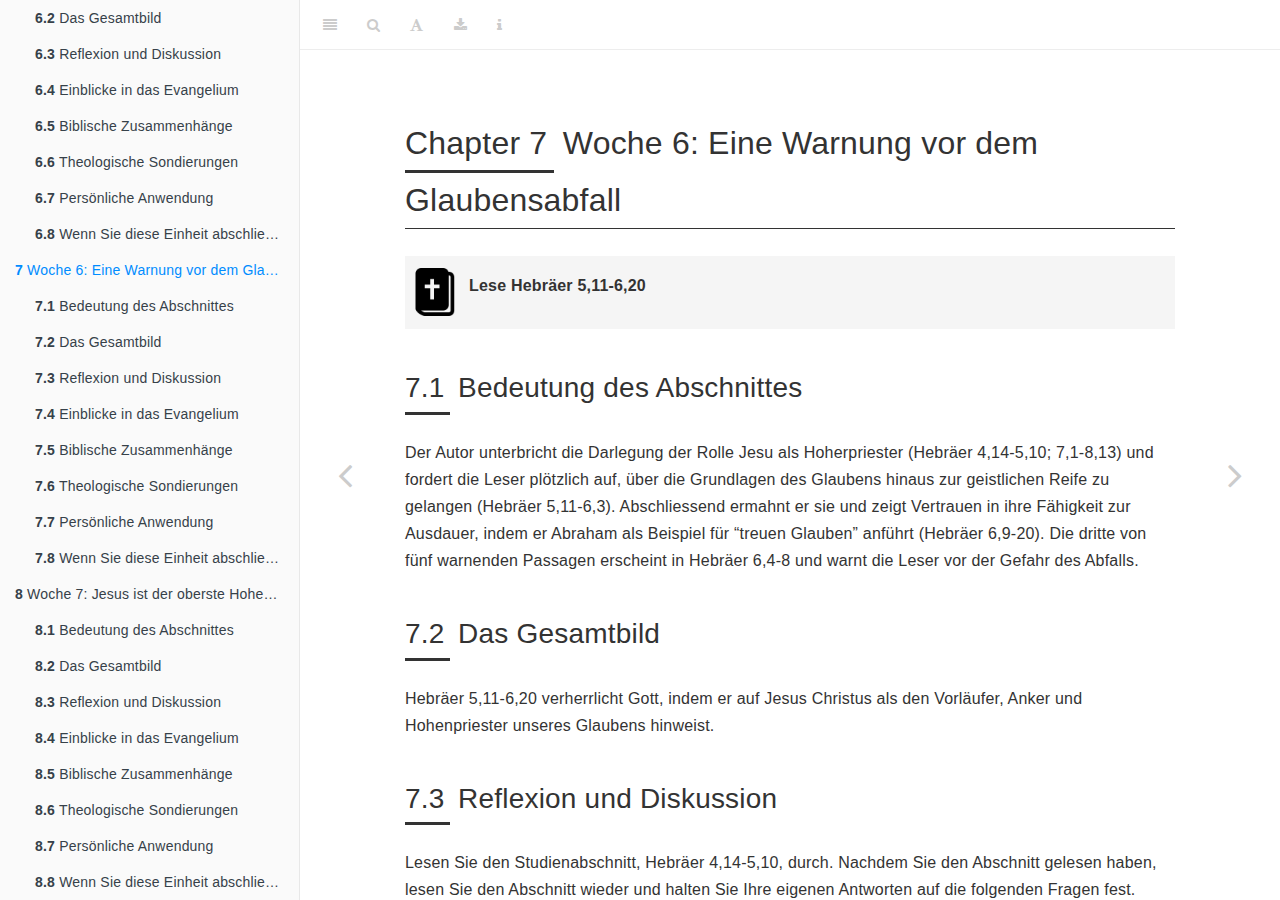
<file: docs/woche06.html>
<!DOCTYPE html>
<html lang="" xml:lang="">
<head>

  <meta charset="utf-8" />
  <meta http-equiv="X-UA-Compatible" content="IE=edge" />
  <title>Chapter 7 Woche 6: Eine Warnung vor dem Glaubensabfall | Die Bibel kennen: Hebräerbrief</title>
  <meta name="description" content="Eine 12-wöchige praktische Studienreihe über den Hebräerbrief" />
  <meta name="generator" content="bookdown 0.21 and GitBook 2.6.7" />

  <meta property="og:title" content="Chapter 7 Woche 6: Eine Warnung vor dem Glaubensabfall | Die Bibel kennen: Hebräerbrief" />
  <meta property="og:type" content="book" />
  
  <meta property="og:image" content="img/cover.png" />
  <meta property="og:description" content="Eine 12-wöchige praktische Studienreihe über den Hebräerbrief" />
  <meta name="github-repo" content="bibelstudy/hebraeerbrief" />

  <meta name="twitter:card" content="summary" />
  <meta name="twitter:title" content="Chapter 7 Woche 6: Eine Warnung vor dem Glaubensabfall | Die Bibel kennen: Hebräerbrief" />
  
  <meta name="twitter:description" content="Eine 12-wöchige praktische Studienreihe über den Hebräerbrief" />
  <meta name="twitter:image" content="img/cover.png" />



<meta name="date" content="2021-05-17" />

  <meta name="viewport" content="width=device-width, initial-scale=1" />
  <meta name="apple-mobile-web-app-capable" content="yes" />
  <meta name="apple-mobile-web-app-status-bar-style" content="black" />
  
  
<link rel="prev" href="woche05.html"/>
<link rel="next" href="woche07.html"/>
<script src="libs/header-attrs-2.7/header-attrs.js"></script>
<script src="libs/jquery-2.2.3/jquery.min.js"></script>
<link href="libs/gitbook-2.6.7/css/style.css" rel="stylesheet" />
<link href="libs/gitbook-2.6.7/css/plugin-table.css" rel="stylesheet" />
<link href="libs/gitbook-2.6.7/css/plugin-bookdown.css" rel="stylesheet" />
<link href="libs/gitbook-2.6.7/css/plugin-highlight.css" rel="stylesheet" />
<link href="libs/gitbook-2.6.7/css/plugin-search.css" rel="stylesheet" />
<link href="libs/gitbook-2.6.7/css/plugin-fontsettings.css" rel="stylesheet" />
<link href="libs/gitbook-2.6.7/css/plugin-clipboard.css" rel="stylesheet" />












<link rel="stylesheet" href="css/style.css" type="text/css" />
</head>

<body>



  <div class="book without-animation with-summary font-size-2 font-family-1" data-basepath=".">

    <div class="book-summary">
      <nav role="navigation">

<ul class="summary">
<li><a href="https://studythebible.github.io">Study the Bible</a></li>

<li class="divider"></li>
<li class="chapter" data-level="1" data-path="index.html"><a href="index.html"><i class="fa fa-check"></i><b>1</b> Studienplan</a></li>
<li class="chapter" data-level="2" data-path="woche01.html"><a href="woche01.html"><i class="fa fa-check"></i><b>2</b> Woche 1: Übersicht</a>
<ul>
<li class="chapter" data-level="2.1" data-path="woche01.html"><a href="woche01.html#einführung"><i class="fa fa-check"></i><b>2.1</b> Einführung</a></li>
<li class="chapter" data-level="2.2" data-path="woche01.html"><a href="woche01.html#einordnung-in-die-grössere-geschichte"><i class="fa fa-check"></i><b>2.2</b> Einordnung in die grössere Geschichte</a></li>
<li class="chapter" data-level="2.3" data-path="woche01.html"><a href="woche01.html#schlüsselvers"><i class="fa fa-check"></i><b>2.3</b> Schlüsselvers</a></li>
<li class="chapter" data-level="2.4" data-path="woche01.html"><a href="woche01.html#datum-und-historischer-hintergrund"><i class="fa fa-check"></i><b>2.4</b> Datum und historischer Hintergrund</a></li>
<li class="chapter" data-level="2.5" data-path="woche01.html"><a href="woche01.html#übersicht"><i class="fa fa-check"></i><b>2.5</b> Übersicht</a></li>
<li class="chapter" data-level="2.6" data-path="woche01.html"><a href="woche01.html#wenn-sie-anfangen-.-.-."><i class="fa fa-check"></i><b>2.6</b> Wenn Sie anfangen . . .</a></li>
</ul></li>
<li class="chapter" data-level="3" data-path="woche02.html"><a href="woche02.html"><i class="fa fa-check"></i><b>3</b> Woche 2: Einführung: Die Vormachtstellung Jesu Christi</a>
<ul>
<li class="chapter" data-level="3.1" data-path="woche02.html"><a href="woche02.html#bedeutung-des-abschnittes"><i class="fa fa-check"></i><b>3.1</b> Bedeutung des Abschnittes</a></li>
<li class="chapter" data-level="3.2" data-path="woche02.html"><a href="woche02.html#das-gesamtbild"><i class="fa fa-check"></i><b>3.2</b> Das Gesamtbild</a></li>
<li class="chapter" data-level="3.3" data-path="woche02.html"><a href="woche02.html#reflexion-und-diskussion"><i class="fa fa-check"></i><b>3.3</b> Reflexion und Diskussion</a>
<ul>
<li class="chapter" data-level="3.3.1" data-path="woche02.html"><a href="woche02.html#jesus-als-göttliche-offenbarung-hebr.-11-2a"><i class="fa fa-check"></i><b>3.3.1</b> 1. Jesus als göttliche Offenbarung (Hebr. 1,1-2a)</a></li>
<li class="chapter" data-level="3.3.2" data-path="woche02.html"><a href="woche02.html#jesus-person-arbeit-und-status-hebr.-12b-4"><i class="fa fa-check"></i><b>3.3.2</b> 2. Jesus: Person, Arbeit und Status (Hebr. 1,2b-4)</a></li>
</ul></li>
<li class="chapter" data-level="3.4" data-path="woche02.html"><a href="woche02.html#einblicke-in-das-evangelium"><i class="fa fa-check"></i><b>3.4</b> Einblicke in das Evangelium</a></li>
<li class="chapter" data-level="3.5" data-path="woche02.html"><a href="woche02.html#biblische-zusammenhänge"><i class="fa fa-check"></i><b>3.5</b> Biblische Zusammenhänge</a></li>
<li class="chapter" data-level="3.6" data-path="woche02.html"><a href="woche02.html#theologische-vertiefungen"><i class="fa fa-check"></i><b>3.6</b> Theologische Vertiefungen</a></li>
<li class="chapter" data-level="3.7" data-path="woche02.html"><a href="woche02.html#persönliche-anwendung"><i class="fa fa-check"></i><b>3.7</b> Persönliche Anwendung</a></li>
<li class="chapter" data-level="3.8" data-path="woche02.html"><a href="woche02.html#wenn-sie-diese-einheit-abschliessen-.-.-."><i class="fa fa-check"></i><b>3.8</b> Wenn Sie diese Einheit abschliessen . . .</a></li>
</ul></li>
<li class="chapter" data-level="4" data-path="woche03.html"><a href="woche03.html"><i class="fa fa-check"></i><b>4</b> Woche 3: Jesus ist den Engelswesen überlegen</a>
<ul>
<li class="chapter" data-level="4.1" data-path="woche03.html"><a href="woche03.html#bedeutung-des-abschnittess"><i class="fa fa-check"></i><b>4.1</b> Bedeutung des Abschnittess</a></li>
<li class="chapter" data-level="4.2" data-path="woche03.html"><a href="woche03.html#das-gesamtbild-1"><i class="fa fa-check"></i><b>4.2</b> Das Gesamtbild</a></li>
<li class="chapter" data-level="4.3" data-path="woche03.html"><a href="woche03.html#reflexion-und-diskussion-1"><i class="fa fa-check"></i><b>4.3</b> Reflexion und Diskussion</a>
<ul>
<li class="chapter" data-level="4.3.1" data-path="woche03.html"><a href="woche03.html#der-status-jesu-als-ewiger-sohn-und-könig-hebr.-15-14"><i class="fa fa-check"></i><b>4.3.1</b> 1. Der Status Jesu als ewiger Sohn und König (Hebr. 1,5-14)</a></li>
<li class="chapter" data-level="4.3.2" data-path="woche03.html"><a href="woche03.html#warnung-eins-vor-der-vernachlässigung-der-errettung-hebr.-21-4"><i class="fa fa-check"></i><b>4.3.2</b> 2. Warnung Eins: Vor der Vernachlässigung der Errettung (Hebr. 2,1-4)</a></li>
<li class="chapter" data-level="4.3.3" data-path="woche03.html"><a href="woche03.html#jesus-als-der-gründer-des-heils-hebr.-25-18"><i class="fa fa-check"></i><b>4.3.3</b> 3. Jesus als der Gründer des Heils (Hebr. 2,5-18)</a></li>
</ul></li>
<li class="chapter" data-level="4.4" data-path="woche03.html"><a href="woche03.html#einblicke-in-das-evangelium-1"><i class="fa fa-check"></i><b>4.4</b> Einblicke in das Evangelium</a></li>
<li class="chapter" data-level="4.5" data-path="woche03.html"><a href="woche03.html#biblische-zusammenhänge-1"><i class="fa fa-check"></i><b>4.5</b> Biblische Zusammenhänge</a></li>
<li class="chapter" data-level="4.6" data-path="woche03.html"><a href="woche03.html#theologische-vertiefungen-1"><i class="fa fa-check"></i><b>4.6</b> Theologische Vertiefungen</a></li>
<li class="chapter" data-level="4.7" data-path="woche03.html"><a href="woche03.html#persönliche-anwendung-1"><i class="fa fa-check"></i><b>4.7</b> Persönliche Anwendung</a></li>
<li class="chapter" data-level="4.8" data-path="woche03.html"><a href="woche03.html#wenn-sie-diese-einheit-abschliessen-.-.-.-1"><i class="fa fa-check"></i><b>4.8</b> Wenn Sie diese Einheit abschliessen . . .</a></li>
</ul></li>
<li class="chapter" data-level="5" data-path="woche04.html"><a href="woche04.html"><i class="fa fa-check"></i><b>5</b> Woche 4: Jesus ist Mose überlegen</a>
<ul>
<li class="chapter" data-level="5.1" data-path="woche04.html"><a href="woche04.html#bedeutung-des-abschnittes-1"><i class="fa fa-check"></i><b>5.1</b> Bedeutung des Abschnittes</a></li>
<li class="chapter" data-level="5.2" data-path="woche04.html"><a href="woche04.html#das-gesamtbild-2"><i class="fa fa-check"></i><b>5.2</b> Das Gesamtbild</a></li>
<li class="chapter" data-level="5.3" data-path="woche04.html"><a href="woche04.html#reflexion-und-diskussion-2"><i class="fa fa-check"></i><b>5.3</b> Reflexion und Diskussion</a>
<ul>
<li class="chapter" data-level="5.3.1" data-path="woche04.html"><a href="woche04.html#jesus-ist-grösser-als-moses-hebräer-31-6"><i class="fa fa-check"></i><b>5.3.1</b> 1. Jesus ist grösser als Moses (Hebräer 3,1-6)</a></li>
<li class="chapter" data-level="5.3.2" data-path="woche04.html"><a href="woche04.html#warnung-zwei-das-versagen-der-exodus-generation-hebräer-37-19"><i class="fa fa-check"></i><b>5.3.2</b> 2. Warnung Zwei: Das Versagen der Exodus-Generation (Hebräer 3,7-19)</a></li>
<li class="chapter" data-level="5.3.3" data-path="woche04.html"><a href="woche04.html#in-gottes-ruhe-eintreten-hebräer-41-13"><i class="fa fa-check"></i><b>5.3.3</b> 3. In Gottes Ruhe eintreten (Hebräer 4,1-13)</a></li>
</ul></li>
<li class="chapter" data-level="5.4" data-path="woche04.html"><a href="woche04.html#einblicke-in-das-evangelium-2"><i class="fa fa-check"></i><b>5.4</b> Einblicke in das Evangelium</a></li>
<li class="chapter" data-level="5.5" data-path="woche04.html"><a href="woche04.html#biblische-zusammenhänge-2"><i class="fa fa-check"></i><b>5.5</b> Biblische Zusammenhänge</a></li>
<li class="chapter" data-level="5.6" data-path="woche04.html"><a href="woche04.html#theologische-sondierungen"><i class="fa fa-check"></i><b>5.6</b> Theologische Sondierungen</a></li>
<li class="chapter" data-level="5.7" data-path="woche04.html"><a href="woche04.html#persönliche-anwendung-2"><i class="fa fa-check"></i><b>5.7</b> Persönliche Anwendung</a></li>
<li class="chapter" data-level="5.8" data-path="woche04.html"><a href="woche04.html#wenn-sie-diese-einheit-abschliessen-.-.-.-2"><i class="fa fa-check"></i><b>5.8</b> Wenn Sie diese Einheit abschliessen . . .</a></li>
</ul></li>
<li class="chapter" data-level="6" data-path="woche05.html"><a href="woche05.html"><i class="fa fa-check"></i><b>6</b> Woche 5: Jesus ist der oberste Hohepriester, Teil 1</a>
<ul>
<li class="chapter" data-level="6.1" data-path="woche05.html"><a href="woche05.html#bedeutung-des-abschnittes-2"><i class="fa fa-check"></i><b>6.1</b> Bedeutung des Abschnittes</a></li>
<li class="chapter" data-level="6.2" data-path="woche05.html"><a href="woche05.html#das-gesamtbild-3"><i class="fa fa-check"></i><b>6.2</b> Das Gesamtbild</a></li>
<li class="chapter" data-level="6.3" data-path="woche05.html"><a href="woche05.html#reflexion-und-diskussion-3"><i class="fa fa-check"></i><b>6.3</b> Reflexion und Diskussion</a>
<ul>
<li class="chapter" data-level="6.3.1" data-path="woche05.html"><a href="woche05.html#jesus-der-grosse-hohepriester-hebr.-414-510"><i class="fa fa-check"></i><b>6.3.1</b> Jesus, der grosse Hohepriester (Hebr. 4,14-5,10)</a></li>
</ul></li>
<li class="chapter" data-level="6.4" data-path="woche05.html"><a href="woche05.html#einblicke-in-das-evangelium-3"><i class="fa fa-check"></i><b>6.4</b> Einblicke in das Evangelium</a></li>
<li class="chapter" data-level="6.5" data-path="woche05.html"><a href="woche05.html#biblische-zusammenhänge-3"><i class="fa fa-check"></i><b>6.5</b> Biblische Zusammenhänge</a></li>
<li class="chapter" data-level="6.6" data-path="woche05.html"><a href="woche05.html#theologische-sondierungen-1"><i class="fa fa-check"></i><b>6.6</b> Theologische Sondierungen</a></li>
<li class="chapter" data-level="6.7" data-path="woche05.html"><a href="woche05.html#persönliche-anwendung-3"><i class="fa fa-check"></i><b>6.7</b> Persönliche Anwendung</a></li>
<li class="chapter" data-level="6.8" data-path="woche05.html"><a href="woche05.html#wenn-sie-diese-einheit-abschliessen-.-.-.-3"><i class="fa fa-check"></i><b>6.8</b> Wenn Sie diese Einheit abschliessen . . .</a></li>
</ul></li>
<li class="chapter" data-level="7" data-path="woche06.html"><a href="woche06.html"><i class="fa fa-check"></i><b>7</b> Woche 6: Eine Warnung vor dem Glaubensabfall</a>
<ul>
<li class="chapter" data-level="7.1" data-path="woche06.html"><a href="woche06.html#bedeutung-des-abschnittes-3"><i class="fa fa-check"></i><b>7.1</b> Bedeutung des Abschnittes</a></li>
<li class="chapter" data-level="7.2" data-path="woche06.html"><a href="woche06.html#das-gesamtbild-4"><i class="fa fa-check"></i><b>7.2</b> Das Gesamtbild</a></li>
<li class="chapter" data-level="7.3" data-path="woche06.html"><a href="woche06.html#reflexion-und-diskussion-4"><i class="fa fa-check"></i><b>7.3</b> Reflexion und Diskussion</a>
<ul>
<li class="chapter" data-level="7.3.1" data-path="woche06.html"><a href="woche06.html#warnung-drei-gegen-den-glaubensabfall-hebräer-511-612"><i class="fa fa-check"></i><b>7.3.1</b> 1. Warnung Drei: Gegen den Glaubensabfall (Hebräer 5,11-6,12)</a></li>
<li class="chapter" data-level="7.3.2" data-path="woche06.html"><a href="woche06.html#die-gewissheit-von-gottes-verheissung-hebräer-613-20"><i class="fa fa-check"></i><b>7.3.2</b> 2. Die Gewissheit von Gottes Verheissung (Hebräer 6,13-20)</a></li>
</ul></li>
<li class="chapter" data-level="7.4" data-path="woche06.html"><a href="woche06.html#einblicke-in-das-evangelium-4"><i class="fa fa-check"></i><b>7.4</b> Einblicke in das Evangelium</a></li>
<li class="chapter" data-level="7.5" data-path="woche06.html"><a href="woche06.html#biblische-zusammenhänge-4"><i class="fa fa-check"></i><b>7.5</b> Biblische Zusammenhänge</a></li>
<li class="chapter" data-level="7.6" data-path="woche06.html"><a href="woche06.html#theologische-sondierungen-2"><i class="fa fa-check"></i><b>7.6</b> Theologische Sondierungen</a></li>
<li class="chapter" data-level="7.7" data-path="woche06.html"><a href="woche06.html#persönliche-anwendung-4"><i class="fa fa-check"></i><b>7.7</b> Persönliche Anwendung</a></li>
<li class="chapter" data-level="7.8" data-path="woche06.html"><a href="woche06.html#wenn-sie-diese-einheit-abschliessen-.-.-.-4"><i class="fa fa-check"></i><b>7.8</b> Wenn Sie diese Einheit abschliessen . . .</a></li>
</ul></li>
<li class="chapter" data-level="8" data-path="woche07.html"><a href="woche07.html"><i class="fa fa-check"></i><b>8</b> Woche 7: Jesus ist der oberste Hohepriester, Teil 2</a>
<ul>
<li class="chapter" data-level="8.1" data-path="woche07.html"><a href="woche07.html#bedeutung-des-abschnittes-4"><i class="fa fa-check"></i><b>8.1</b> Bedeutung des Abschnittes</a></li>
<li class="chapter" data-level="8.2" data-path="woche07.html"><a href="woche07.html#das-gesamtbild-5"><i class="fa fa-check"></i><b>8.2</b> Das Gesamtbild</a></li>
<li class="chapter" data-level="8.3" data-path="woche07.html"><a href="woche07.html#reflexion-und-diskussion-5"><i class="fa fa-check"></i><b>8.3</b> Reflexion und Diskussion</a>
<ul>
<li class="chapter" data-level="8.3.1" data-path="woche07.html"><a href="woche07.html#die-priesterordnung-melchisedeks-hebr.-71-10"><i class="fa fa-check"></i><b>8.3.1</b> 1. Die Priesterordnung Melchisedeks (Hebr. 7,1-10)</a></li>
<li class="chapter" data-level="8.3.2" data-path="woche07.html"><a href="woche07.html#jesus-im-vergleich-zu-melchisedek-hebräer-711-28"><i class="fa fa-check"></i><b>8.3.2</b> 2. Jesus im Vergleich zu Melchisedek (Hebräer 7,11-28)</a></li>
<li class="chapter" data-level="8.3.3" data-path="woche07.html"><a href="woche07.html#jesus-ein-priester-eines-besseren-bundes-hebr.-81-13"><i class="fa fa-check"></i><b>8.3.3</b> 3. Jesus, ein Priester eines besseren Bundes (Hebr. 8,1-13)</a></li>
</ul></li>
<li class="chapter" data-level="8.4" data-path="woche07.html"><a href="woche07.html#einblicke-in-das-evangelium-5"><i class="fa fa-check"></i><b>8.4</b> Einblicke in das Evangelium</a></li>
<li class="chapter" data-level="8.5" data-path="woche07.html"><a href="woche07.html#biblische-zusammenhänge-5"><i class="fa fa-check"></i><b>8.5</b> Biblische Zusammenhänge</a></li>
<li class="chapter" data-level="8.6" data-path="woche07.html"><a href="woche07.html#theologische-sondierungen-3"><i class="fa fa-check"></i><b>8.6</b> Theologische Sondierungen</a></li>
<li class="chapter" data-level="8.7" data-path="woche07.html"><a href="woche07.html#persönliche-anwendung-5"><i class="fa fa-check"></i><b>8.7</b> Persönliche Anwendung</a></li>
<li class="chapter" data-level="8.8" data-path="woche07.html"><a href="woche07.html#wenn-sie-diese-einheit-abschliessen-.-.-.-5"><i class="fa fa-check"></i><b>8.8</b> Wenn Sie diese Einheit abschliessen . . .</a></li>
</ul></li>
</ul>

      </nav>
    </div>

    <div class="book-body">
      <div class="body-inner">
        <div class="book-header" role="navigation">
          <h1>
            <i class="fa fa-circle-o-notch fa-spin"></i><a href="./">Die Bibel kennen: Hebräerbrief</a>
          </h1>
        </div>

        <div class="page-wrapper" tabindex="-1" role="main">
          <div class="page-inner">

            <section class="normal" id="section-">
<div id="woche06" class="section level1" number="7">
<h1><span class="header-section-number">Chapter 7</span> Woche 6: Eine Warnung vor dem Glaubensabfall</h1>
<div class="rmdbible">
<p>
<strong>Lese Hebräer 5,11-6,20</strong>
</p>
</div>
<div id="bedeutung-des-abschnittes-3" class="section level2" number="7.1">
<h2><span class="header-section-number">7.1</span> Bedeutung des Abschnittes</h2>
<p>Der Autor unterbricht die Darlegung der Rolle Jesu als Hoherpriester (Hebräer 4,14-5,10; 7,1-8,13) und fordert die Leser plötzlich auf, über die Grundlagen des Glaubens hinaus zur geistlichen Reife zu gelangen (Hebräer 5,11-6,3). Abschliessend ermahnt er sie und zeigt Vertrauen in ihre Fähigkeit zur Ausdauer, indem er Abraham als Beispiel für “treuen Glauben” anführt (Hebräer 6,9-20). Die dritte von fünf warnenden Passagen erscheint in Hebräer 6,4-8 und warnt die Leser vor der Gefahr des Abfalls.</p>
</div>
<div id="das-gesamtbild-4" class="section level2" number="7.2">
<h2><span class="header-section-number">7.2</span> Das Gesamtbild</h2>
<p>Hebräer 5,11-6,20 verherrlicht Gott, indem er auf Jesus Christus als den Vorläufer, Anker und Hohenpriester unseres Glaubens hinweist.</p>
</div>
<div id="reflexion-und-diskussion-4" class="section level2" number="7.3">
<h2><span class="header-section-number">7.3</span> Reflexion und Diskussion</h2>
<p>Lesen Sie den Studienabschnitt, Hebräer 4,14-5,10, durch. Nachdem Sie den Abschnitt gelesen haben, lesen Sie den Abschnitt wieder und halten Sie Ihre eigenen Antworten auf die folgenden Fragen fest.</p>
<div id="warnung-drei-gegen-den-glaubensabfall-hebräer-511-612" class="section level3" number="7.3.1">
<h3><span class="header-section-number">7.3.1</span> 1. Warnung Drei: Gegen den Glaubensabfall (Hebräer 5,11-6,12)</h3>
<p>In Hebräer 5,11-12 schilt der Autor die Leser für ihre Unreife im Glauben, denn, so sagt er, sie seien “schwerhörig” geworden (Hebräer 5,11) und hätten kein solides Verständnis der grundlegenden Wahrheiten Gottes (Hebräer 5,12). Was sind einige mögliche Gründe für ihre geistige Faulheit und ihre mangelnde Bereitschaft, die tieferen Implikationen des Evangeliums in ihrem Leben herauszuarbeiten?</p>
<p>An diesem Punkt ihres Glaubens sollte die ursprüngliche Zuhörerschaft reif genug sein, um andere in “den Grundprinzipien der Orakel Gottes” zu unterweisen, die er auch als “Wort der Gerechtigkeit” bezeichnet (Hebräer 5,12-13). Worauf weist der Autor mit “Grundprinzipien” und grundlegenden “Orakeln” Gottes hin (siehe Hebräer 6,1-2; Apostelgeschichte 7,38; Römer 3,2)?</p>
<p>Im Vergleich zu denen, die im Glauben noch Kinder sind, wird der reife Gläubige als gut gelernt und gut praktiziert im Glauben charakterisiert (Hebräer 5,14). Warum sind sowohl Lehre als auch Praxis für die Reifung eines Gläubigen wichtig?</p>
<p>Der Autor weist darauf hin, dass er sich dafür einsetzt, die Leser von der Unreife zur Glaubensreife zu führen (Hebräer 6:3). In Hebräer 6,1-2 sehen wir drei Paare von Grundprinzipien:</p>
<ol style="list-style-type: decimal">
<li>Glaube und Busse: Die Umkehr von der Sünde und die Umkehr vom Vertrauen auf die eigenen Werke zur Ruhe auf dem vollendeten Werk Christi sind die Kennzeichen der christlichen Bekehrung (Hebräer 6,12; 9,14; 10,22.38-39; 12,2; 13,7).</li>
<li>Waschen und Handauflegen: Diese charakteristischen Initiationsriten zeigen an, dass man ein aktiver Teil der Kirche wird (Apostelgeschichte 6,6; 8,14-17; 9,12-19; 19,5-6).</li>
<li>Auferstehung und ewiges Gericht: Christen haben eine Zukunftshoffnung in der Auferstehung. Sie sind in Christus sicher vor dem ewigen Gericht, das auf Nichtchristen wartet (Hebräer 9,27; 10,27; 11,19.35).</li>
</ol>
<p>Warum sind diese Prinzipien wichtig, um jemandem auf dem Weg zur Glaubensreife zu helfen?</p>
<p>In Hebräer 6,4-7 stellt der Verfasser fest, dass einige der ursprünglichen Zuhörer an der christlichen Kirche teilgenommen und an ihren Segnungen teilgenommen haben, aber entweder Gefahr laufen, zu fallen, oder bereits vom Glauben abgefallen sind (es ist nicht klar, was er meint). Darüber hinaus sagt er, dass es unmöglich ist, solche Menschen wieder zur Umkehr zu bringen, weil sie Christus absichtlich ablehnen. Beschreiben Sie, was der Autor meint, wenn er diejenigen, die “abgefallen” sind, beschuldigt, Christus zu verachten und ihn in den Augen anderer verächtlich zu machen (Hebräer 6,6-7).</p>
<p>Ist es möglich, durch Gottes Wort über die Erlösung erleuchtet zu werden, den Anschein zu erwecken, dass man geistgewirkte Reue über die Sünde zeigt und sogar Zeichen der Bekehrung zeigt, und trotzdem im Glauben nicht standhaft bleibt (Hebräer 6,4-6)? Warum ist es unmöglich, solche Menschen zur Umkehr zu bewegen (Hebräer 6,6-7)?</p>
<p>Der Autor verwendet die landwirtschaftliche Illustration in Hebräer 6:7, damit die Leser seinem Aufruf zu Ausdauer und Geduld folgen (Hebräer 6:11-12). Wie entfacht der Glaube an die Errettung und ein Leben im Dienst am Nächsten (Hebräer 6,10-11) Ausdauer und Hoffnung auf die Verheissungen Gottes? Was sind die besseren Dinge, die die Erlösung begleiten (Hebräer 6,9)?</p>
</div>
<div id="die-gewissheit-von-gottes-verheissung-hebräer-613-20" class="section level3" number="7.3.2">
<h3><span class="header-section-number">7.3.2</span> 2. Die Gewissheit von Gottes Verheissung (Hebräer 6,13-20)</h3>
<p>In Hebräer 6,13-15 gibt der Schriftsteller Abraham als Beispiel für einen, der durch Geduld und Glauben die Verheissungen Gottes erbte (1. Mose 22,16-17). Auf welche Weise ermutigt dieser Abschnitt die Gläubigen, Abrahams Geduld nachzuahmen, wenn es darum geht, die Verheissung Gottes zu erben?</p>
<p>In der Antike erforderten Eide einen Appell an eine höhere Autorität. In diesem Abschnitt heisst es, dass Gott seine Verheissung mit einem Eid geschworen hat, um seine Vertrauenswürdigkeit zu bestätigen (Hebräer 6,16-18). Auf welche Weise erzeugt dies beim Leser Hoffnung und Vertrauen, dass er an Gottes Wort festhält?</p>
<p>Während der Autor die Leser vor einem Abfall vom Glauben warnt, verankert er auch ihre Heilsgewissheit in Jesus Christus (Hebräer 6,19-20). Welche Bedeutung haben die alttestamentlichen Hinweise in diesem Abschnitt für die Festigung Jesu als Manifestation der Hoffnung für das Volk Gottes (Matthäus 27,51; Hebräer 9,3; 10,20)?</p>
<div class="rmddefinition">
<p>
<strong>Busse – Definition</strong>
</p>
<p>
Ein völliger Sinneswandel in Bezug auf die allgemeine Einstellung zu Gott und/oder die eigenen Handlungen. Wahre Regeneration und Bekehrung geht immer mit Busse einher.
</p>
</div>
<div class="rmddefinition">
<p>
<strong>Eid – Definition</strong>
</p>
<p>
Das Volk Gottes wurde im Alten Testament davor gewarnt, Versprechen unüberlegt oder falsch zu schwören (3. Mose 5,4; 19,11-12). Manchmal wurden Eide in Gottes Namen geschworen, als ob sie eine Garantie dafür sein sollten, aber Jesus sagte seinen Jüngern, überhaupt keine Eide zu schwören. Vielmehr sollten sie ihre einfache Aussage “ja” ja und ihr “nein” nein bedeuten lassen (Matthäus 5,33-37). Gottes eigener Eid ist jedoch eine endgültige und unanfechtbare Garantie (Hebräer 6,13-20).
</p>
</div>
<p>Lesen Sie die folgenden drei Abschnitte zu den Themen “Einblicke in das Evangelium,” “biblische Zusammenhänge” und “theologische Vertiefungen.” Nehmen Sie sich dann Zeit, über die persönlichen Auswirkungen nachzudenken, die diese Abschnitte auf Ihren Weg mit dem Herrn haben können.</p>
</div>
</div>
<div id="einblicke-in-das-evangelium-4" class="section level2" number="7.4">
<h2><span class="header-section-number">7.4</span> Einblicke in das Evangelium</h2>
<p><strong>IN CHRISTUS ALLEIN.</strong> Es ist unmöglich, jemanden zur Busse zu führen, wenn er oder sie weiterhin das Evangelium ablehnt. Diejenigen, die Christus ablehnen, haben sich von der einzigen Grundlage abgewandt, auf der die Hoffnung auf Erlösung ausgedehnt werden kann (Matthäus 12,31-32; Hebräer 6,4). Diejenigen, die auf diese Weise apostasisch werden, verachten Jesus, und indem sie ihn ablehnen, versetzen sie sich in die Lage derer, die ihn gekreuzigt haben. Mit anderen Worten: Abtrünnige lassen die Schande des Kreuzes nachwirken (Hebräer 6,6). Während wir alle wegen unserer Sündhaftigkeit vor Gericht und Verurteilung stehen, steht uns durch die Gnade Gottes die Erlösung in Christus - und nur in ihm - zur Verfügung.</p>
<p><strong>ERLÖSUNGS-EID GOTTES.</strong> In der Antike bestand der Hauptzweck eines Eides darin, das Gesagte zu bestätigen und damit allen Streitigkeiten ein Ende zu setzen (Hebräer 6,16-18); diejenigen, die Eide ablegten, waren dem Gericht ausgesetzt, wenn sie sie brachen (5. Mose 23,21-23). Gott schwor Abraham von sich aus einen Eid bezüglich der Erben seiner Verheissung (Hebräer 6,13; 1. Mose 15). Daher ist die Verheissung der Errettung durch das Hohepriestertum Jesu überaus vertrauenswürdig (Hebräer 6,19-20). Gottes Heilsplan ist unveränderlich. Dementsprechend haben Gläubige den stärksten Grund, an Gottes Wort der Errettung festzuhalten.</p>
</div>
<div id="biblische-zusammenhänge-4" class="section level2" number="7.5">
<h2><span class="header-section-number">7.5</span> Biblische Zusammenhänge</h2>
<p><strong>ABRAHAMS VERSPRECHEN.</strong> Gott versprach Abraham zahllose Nachkommen (Hebräer 2,16; 1. Mose 12,1-3; 17,4-21; 18,17-19). Erst ein Vierteljahrhundert später wurde Isaak geboren (1. Mose 21,1-7). Jede Hoffnung auf Erfüllung der Verheissung, die Gott Abraham in Bezug auf seine Nachkommen gegeben hatte, hing an Isaak, und es war Isaak, dem Abraham befohlen wurde, ihn als Opfer zu opfern - obwohl ihm schliesslich ein Widder an seiner Stelle zur Verfügung gestellt wurde. Die volle Verwirklichung der Verheissung fand sich in Jesus, dem Nachkommen, der als Opfer dargebracht werden sollte, um die Errettung für Abrahams Nachkommen zu sichern und so alle Nationen der Erde zu segnen (1. Mose 22,16-18).</p>
<p><strong>WEGFALLEN.</strong> Die Beschreibung des Abfallens in Hebräer 6,4-6 erinnert an den Kontext der Reise Israels durch die Wüste und des Mangels an Ausdauer. Israel erfuhr die göttliche Gabe der Versorgung Gottes durch Manna in der Wüste (1. Mose 16,4); dennoch gelang es ihm wegen seines Unglaubens nicht, das verheissene Land zu betreten. In ähnlicher Weise haben viele die Segnungen des neuen Bundes erfahren, doch geistlich gesehen “kehren sie nach Ägypten zurück” und büssen die ewige Ruhe ein. Seien Sie gewarnt: Diejenigen, die schliesslich abfallen, mögen viele äussere Zeichen des Glaubens geben, bevor sie Christus verlassen (Hebräer 6,7-8). Von Gott “abzufallen” führt zu Tod und ewigem Gericht (Hebräer 3,12; 12,15).</p>
</div>
<div id="theologische-sondierungen-2" class="section level2" number="7.6">
<h2><span class="header-section-number">7.6</span> Theologische Sondierungen</h2>
<p><strong>SUFFIZIENZ DER SCHRIFT.</strong> Die Bibel ist ausreichend und nützlich für die Lehre, die für ein gottgefälliges Leben erforderlich ist (Psalm 19,7-9; 2. Timotheus 3,16-17). Die Leser, an die sich Hebräer 5,11-14 wendet, sind wegen ihrer Faulheit und mangelnden Bereitschaft, die tieferen Implikationen von Gottes Wort in ihrem Leben herauszuarbeiten, in der Lehre noch Kinder. Das Ziel des Autors ist es jedoch, dass die Leser durch die Entwicklung der Lehre und durch Beispiele aus der Schrift zur Reife gelangen (Hebräer 6,1-12).</p>
<p><strong>UNVERZEIHLICHE SÜNDE.</strong> In den Evangelienberichten spricht Jesus von der unverzeihlichen Sünde, nämlich der Gotteslästerung gegen den Heiligen Geist (Matthäus 12,31-32; Markus 3,29; Lukas 12,10). In Hebräer 6,4-6 spricht der Autor von denen, die die Überzeugung von der Wahrheit erfahren und die Güte Gottes gekostet haben und sich dennoch willentlich von Jesus abwenden. Während sie von der Wahrheit des Evangeliums überzeugt sind, widersetzen sie sich ständig und vorsätzlich dem Wirken des Heiligen Geistes, der dieses Evangelium bezeugt (vgl. Hebräer 10,26-27).</p>
<div class="rmddefinition">
<p>
<strong>Der Heilige Geist – Definition</strong>
</p>
<p>
Eine der Personen der Dreieinigkeit, ganz Gott. Die Bibel erwähnt mehrere Rollen des Heiligen Geistes, darunter die, Menschen von der Sünde zu überführen, sie zur Umkehr zu bringen, ihnen einzuwohnen und sie zu befähigen, in Rechtschaffenheit und Treue zu leben, sie in Zeiten der Prüfung zu unterstützen und ihnen das Verständnis der Heiligen Schrift zu ermöglichen. Der Heilige Geist inspirierte die Schreiber der Heiligen Schrift und führte sie dazu, die Worte Gottes selbst aufzuzeichnen. Der Heilige Geist war im Leben und Wirken Jesu auf Erden besonders aktiv (z.B. Lukas 3,22).
</p>
</div>
</div>
<div id="persönliche-anwendung-4" class="section level2" number="7.7">
<h2><span class="header-section-number">7.7</span> Persönliche Anwendung</h2>
<p>Nehmen Sie sich Zeit, über die Auswirkungen von Hebräer 5,11-6,20 auf Ihr eigenes Leben nachzudenken. Beachten Sie die persönlichen Implikationen für Ihren Weg mit dem Herrn im Licht der (1) Einblicke in das Evangelium, (2) biblische Zusammenhänge, (3) theologischen Vertiefungen und (4) dieses Abschnitts als Ganzes.</p>
<ol style="list-style-type: decimal">
<li>Einblicke in das Evangelium</li>
<li>Biblische Zusammenhänge</li>
<li>Theologische Vertiefungen</li>
<li>Hebräer 5,11-6,20</li>
</ol>
</div>
<div id="wenn-sie-diese-einheit-abschliessen-.-.-.-4" class="section level2" number="7.8">
<h2><span class="header-section-number">7.8</span> Wenn Sie diese Einheit abschliessen . . .</h2>
<p>Nehmen Sie sich jetzt einen Moment Zeit, um um den Segen und die Hilfe des Herrn zu bitten, während Sie das Studium des Hebräerbriefes fortsetzen. Und nehmen Sie sich auch einen Moment Zeit, auf diese Studieneinheit zurückzublicken, über einige Dinge nachzudenken, die der Herr Sie vielleicht lehrt, und Dinge zu notieren, die Sie in Zukunft nachschauen sollten.</p>
<hr />
<p>Nur für private Zwecke. Übersetzt aus dem Englischen von eurem Diener</p>
<p>Hebrews: A 12-Week Study <span class="math inline">\(\copyright\)</span> 2015 by Matthew Z. Capps. All rights reserved.</p>
<p><a href="https://www.thegospelcoalition.org/course/knowing-bible-hebrews/#week-6-a-warning-against-apostasy-heb-511-620">source</a></p>

</div>
</div>
<script src="https://hypothes.is/embed.js" async></script>
            </section>

          </div>
        </div>
      </div>
<a href="woche05.html" class="navigation navigation-prev " aria-label="Previous page"><i class="fa fa-angle-left"></i></a>
<a href="woche07.html" class="navigation navigation-next " aria-label="Next page"><i class="fa fa-angle-right"></i></a>
    </div>
  </div>
<script src="libs/gitbook-2.6.7/js/app.min.js"></script>
<script src="libs/gitbook-2.6.7/js/lunr.js"></script>
<script src="libs/gitbook-2.6.7/js/clipboard.min.js"></script>
<script src="libs/gitbook-2.6.7/js/plugin-search.js"></script>
<script src="libs/gitbook-2.6.7/js/plugin-sharing.js"></script>
<script src="libs/gitbook-2.6.7/js/plugin-fontsettings.js"></script>
<script src="libs/gitbook-2.6.7/js/plugin-bookdown.js"></script>
<script src="libs/gitbook-2.6.7/js/jquery.highlight.js"></script>
<script src="libs/gitbook-2.6.7/js/plugin-clipboard.js"></script>
<script>
gitbook.require(["gitbook"], function(gitbook) {
gitbook.start({
"sharing": {
"github": false,
"facebook": false,
"twitter": false,
"linkedin": false,
"weibo": false,
"instapaper": false,
"vk": false,
"all": false
},
"fontsettings": {
"theme": "white",
"family": "sans",
"size": 2
},
"edit": {
"link": null,
"text": null
},
"history": {
"link": null,
"text": null
},
"view": {
"link": null,
"text": null
},
"download": ["hebraeerbrief_studie.pdf", "hebraeerbrief_studie.epub"],
"toc": {
"collapse": "subsection",
"scroll_highlight": true
}
});
});
</script>

<!-- dynamically load mathjax for compatibility with self-contained -->
<script>
  (function () {
    var script = document.createElement("script");
    script.type = "text/javascript";
    var src = "true";
    if (src === "" || src === "true") src = "https://mathjax.rstudio.com/latest/MathJax.js?config=TeX-MML-AM_CHTML";
    if (location.protocol !== "file:")
      if (/^https?:/.test(src))
        src = src.replace(/^https?:/, '');
    script.src = src;
    document.getElementsByTagName("head")[0].appendChild(script);
  })();
</script>
</body>

</html>
</file>
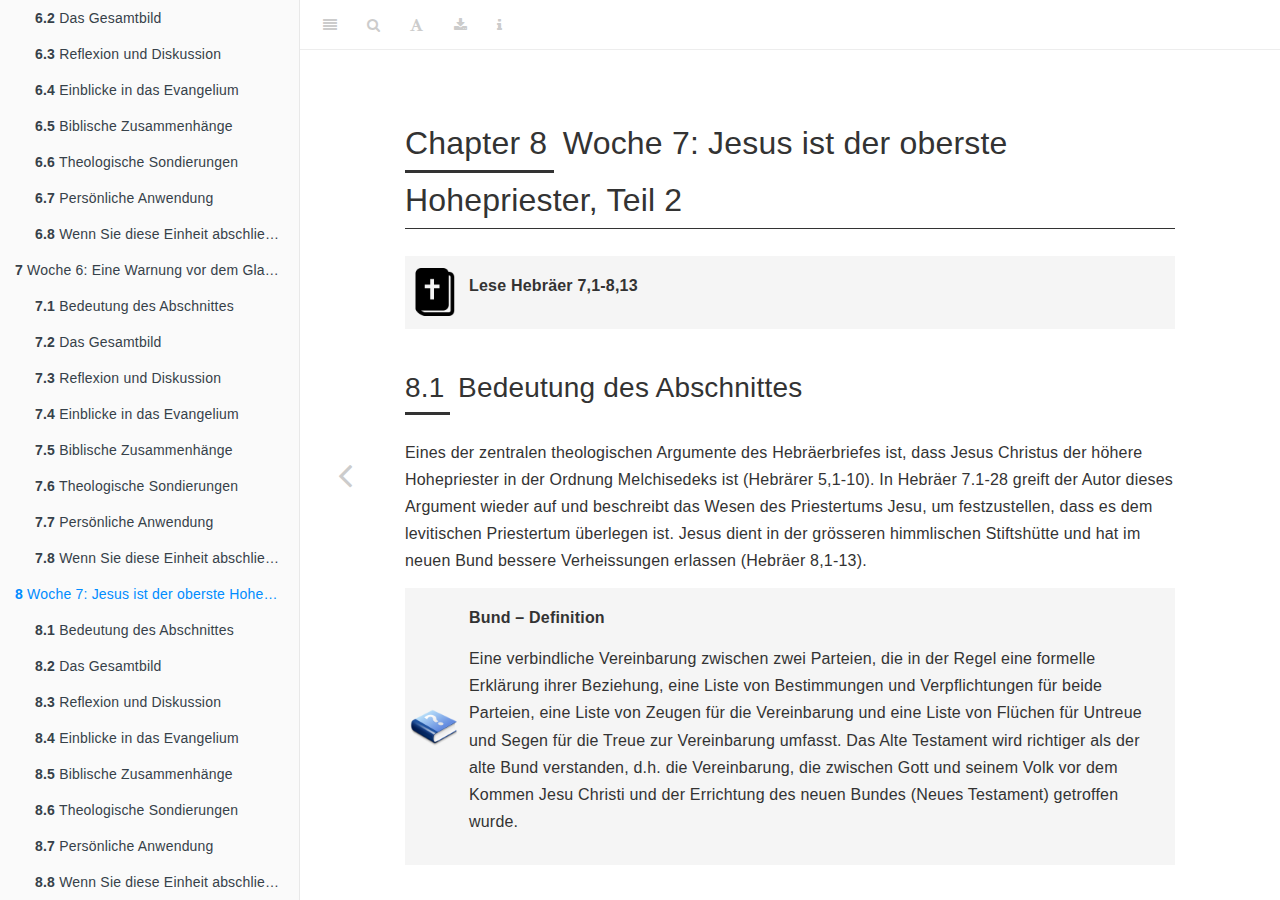
<file: docs/woche07.html>
<!DOCTYPE html>
<html lang="" xml:lang="">
<head>

  <meta charset="utf-8" />
  <meta http-equiv="X-UA-Compatible" content="IE=edge" />
  <title>Chapter 8 Woche 7: Jesus ist der oberste Hohepriester, Teil 2 | Die Bibel kennen: Hebräerbrief</title>
  <meta name="description" content="Eine 12-wöchige praktische Studienreihe über den Hebräerbrief" />
  <meta name="generator" content="bookdown 0.21 and GitBook 2.6.7" />

  <meta property="og:title" content="Chapter 8 Woche 7: Jesus ist der oberste Hohepriester, Teil 2 | Die Bibel kennen: Hebräerbrief" />
  <meta property="og:type" content="book" />
  
  <meta property="og:image" content="img/cover.png" />
  <meta property="og:description" content="Eine 12-wöchige praktische Studienreihe über den Hebräerbrief" />
  <meta name="github-repo" content="bibelstudy/hebraeerbrief" />

  <meta name="twitter:card" content="summary" />
  <meta name="twitter:title" content="Chapter 8 Woche 7: Jesus ist der oberste Hohepriester, Teil 2 | Die Bibel kennen: Hebräerbrief" />
  
  <meta name="twitter:description" content="Eine 12-wöchige praktische Studienreihe über den Hebräerbrief" />
  <meta name="twitter:image" content="img/cover.png" />



<meta name="date" content="2021-05-17" />

  <meta name="viewport" content="width=device-width, initial-scale=1" />
  <meta name="apple-mobile-web-app-capable" content="yes" />
  <meta name="apple-mobile-web-app-status-bar-style" content="black" />
  
  
<link rel="prev" href="woche06.html"/>

<script src="libs/header-attrs-2.7/header-attrs.js"></script>
<script src="libs/jquery-2.2.3/jquery.min.js"></script>
<link href="libs/gitbook-2.6.7/css/style.css" rel="stylesheet" />
<link href="libs/gitbook-2.6.7/css/plugin-table.css" rel="stylesheet" />
<link href="libs/gitbook-2.6.7/css/plugin-bookdown.css" rel="stylesheet" />
<link href="libs/gitbook-2.6.7/css/plugin-highlight.css" rel="stylesheet" />
<link href="libs/gitbook-2.6.7/css/plugin-search.css" rel="stylesheet" />
<link href="libs/gitbook-2.6.7/css/plugin-fontsettings.css" rel="stylesheet" />
<link href="libs/gitbook-2.6.7/css/plugin-clipboard.css" rel="stylesheet" />












<link rel="stylesheet" href="css/style.css" type="text/css" />
</head>

<body>



  <div class="book without-animation with-summary font-size-2 font-family-1" data-basepath=".">

    <div class="book-summary">
      <nav role="navigation">

<ul class="summary">
<li><a href="https://studythebible.github.io">Study the Bible</a></li>

<li class="divider"></li>
<li class="chapter" data-level="1" data-path="index.html"><a href="index.html"><i class="fa fa-check"></i><b>1</b> Studienplan</a></li>
<li class="chapter" data-level="2" data-path="woche01.html"><a href="woche01.html"><i class="fa fa-check"></i><b>2</b> Woche 1: Übersicht</a>
<ul>
<li class="chapter" data-level="2.1" data-path="woche01.html"><a href="woche01.html#einführung"><i class="fa fa-check"></i><b>2.1</b> Einführung</a></li>
<li class="chapter" data-level="2.2" data-path="woche01.html"><a href="woche01.html#einordnung-in-die-grössere-geschichte"><i class="fa fa-check"></i><b>2.2</b> Einordnung in die grössere Geschichte</a></li>
<li class="chapter" data-level="2.3" data-path="woche01.html"><a href="woche01.html#schlüsselvers"><i class="fa fa-check"></i><b>2.3</b> Schlüsselvers</a></li>
<li class="chapter" data-level="2.4" data-path="woche01.html"><a href="woche01.html#datum-und-historischer-hintergrund"><i class="fa fa-check"></i><b>2.4</b> Datum und historischer Hintergrund</a></li>
<li class="chapter" data-level="2.5" data-path="woche01.html"><a href="woche01.html#übersicht"><i class="fa fa-check"></i><b>2.5</b> Übersicht</a></li>
<li class="chapter" data-level="2.6" data-path="woche01.html"><a href="woche01.html#wenn-sie-anfangen-.-.-."><i class="fa fa-check"></i><b>2.6</b> Wenn Sie anfangen . . .</a></li>
</ul></li>
<li class="chapter" data-level="3" data-path="woche02.html"><a href="woche02.html"><i class="fa fa-check"></i><b>3</b> Woche 2: Einführung: Die Vormachtstellung Jesu Christi</a>
<ul>
<li class="chapter" data-level="3.1" data-path="woche02.html"><a href="woche02.html#bedeutung-des-abschnittes"><i class="fa fa-check"></i><b>3.1</b> Bedeutung des Abschnittes</a></li>
<li class="chapter" data-level="3.2" data-path="woche02.html"><a href="woche02.html#das-gesamtbild"><i class="fa fa-check"></i><b>3.2</b> Das Gesamtbild</a></li>
<li class="chapter" data-level="3.3" data-path="woche02.html"><a href="woche02.html#reflexion-und-diskussion"><i class="fa fa-check"></i><b>3.3</b> Reflexion und Diskussion</a>
<ul>
<li class="chapter" data-level="3.3.1" data-path="woche02.html"><a href="woche02.html#jesus-als-göttliche-offenbarung-hebr.-11-2a"><i class="fa fa-check"></i><b>3.3.1</b> 1. Jesus als göttliche Offenbarung (Hebr. 1,1-2a)</a></li>
<li class="chapter" data-level="3.3.2" data-path="woche02.html"><a href="woche02.html#jesus-person-arbeit-und-status-hebr.-12b-4"><i class="fa fa-check"></i><b>3.3.2</b> 2. Jesus: Person, Arbeit und Status (Hebr. 1,2b-4)</a></li>
</ul></li>
<li class="chapter" data-level="3.4" data-path="woche02.html"><a href="woche02.html#einblicke-in-das-evangelium"><i class="fa fa-check"></i><b>3.4</b> Einblicke in das Evangelium</a></li>
<li class="chapter" data-level="3.5" data-path="woche02.html"><a href="woche02.html#biblische-zusammenhänge"><i class="fa fa-check"></i><b>3.5</b> Biblische Zusammenhänge</a></li>
<li class="chapter" data-level="3.6" data-path="woche02.html"><a href="woche02.html#theologische-vertiefungen"><i class="fa fa-check"></i><b>3.6</b> Theologische Vertiefungen</a></li>
<li class="chapter" data-level="3.7" data-path="woche02.html"><a href="woche02.html#persönliche-anwendung"><i class="fa fa-check"></i><b>3.7</b> Persönliche Anwendung</a></li>
<li class="chapter" data-level="3.8" data-path="woche02.html"><a href="woche02.html#wenn-sie-diese-einheit-abschliessen-.-.-."><i class="fa fa-check"></i><b>3.8</b> Wenn Sie diese Einheit abschliessen . . .</a></li>
</ul></li>
<li class="chapter" data-level="4" data-path="woche03.html"><a href="woche03.html"><i class="fa fa-check"></i><b>4</b> Woche 3: Jesus ist den Engelswesen überlegen</a>
<ul>
<li class="chapter" data-level="4.1" data-path="woche03.html"><a href="woche03.html#bedeutung-des-abschnittess"><i class="fa fa-check"></i><b>4.1</b> Bedeutung des Abschnittess</a></li>
<li class="chapter" data-level="4.2" data-path="woche03.html"><a href="woche03.html#das-gesamtbild-1"><i class="fa fa-check"></i><b>4.2</b> Das Gesamtbild</a></li>
<li class="chapter" data-level="4.3" data-path="woche03.html"><a href="woche03.html#reflexion-und-diskussion-1"><i class="fa fa-check"></i><b>4.3</b> Reflexion und Diskussion</a>
<ul>
<li class="chapter" data-level="4.3.1" data-path="woche03.html"><a href="woche03.html#der-status-jesu-als-ewiger-sohn-und-könig-hebr.-15-14"><i class="fa fa-check"></i><b>4.3.1</b> 1. Der Status Jesu als ewiger Sohn und König (Hebr. 1,5-14)</a></li>
<li class="chapter" data-level="4.3.2" data-path="woche03.html"><a href="woche03.html#warnung-eins-vor-der-vernachlässigung-der-errettung-hebr.-21-4"><i class="fa fa-check"></i><b>4.3.2</b> 2. Warnung Eins: Vor der Vernachlässigung der Errettung (Hebr. 2,1-4)</a></li>
<li class="chapter" data-level="4.3.3" data-path="woche03.html"><a href="woche03.html#jesus-als-der-gründer-des-heils-hebr.-25-18"><i class="fa fa-check"></i><b>4.3.3</b> 3. Jesus als der Gründer des Heils (Hebr. 2,5-18)</a></li>
</ul></li>
<li class="chapter" data-level="4.4" data-path="woche03.html"><a href="woche03.html#einblicke-in-das-evangelium-1"><i class="fa fa-check"></i><b>4.4</b> Einblicke in das Evangelium</a></li>
<li class="chapter" data-level="4.5" data-path="woche03.html"><a href="woche03.html#biblische-zusammenhänge-1"><i class="fa fa-check"></i><b>4.5</b> Biblische Zusammenhänge</a></li>
<li class="chapter" data-level="4.6" data-path="woche03.html"><a href="woche03.html#theologische-vertiefungen-1"><i class="fa fa-check"></i><b>4.6</b> Theologische Vertiefungen</a></li>
<li class="chapter" data-level="4.7" data-path="woche03.html"><a href="woche03.html#persönliche-anwendung-1"><i class="fa fa-check"></i><b>4.7</b> Persönliche Anwendung</a></li>
<li class="chapter" data-level="4.8" data-path="woche03.html"><a href="woche03.html#wenn-sie-diese-einheit-abschliessen-.-.-.-1"><i class="fa fa-check"></i><b>4.8</b> Wenn Sie diese Einheit abschliessen . . .</a></li>
</ul></li>
<li class="chapter" data-level="5" data-path="woche04.html"><a href="woche04.html"><i class="fa fa-check"></i><b>5</b> Woche 4: Jesus ist Mose überlegen</a>
<ul>
<li class="chapter" data-level="5.1" data-path="woche04.html"><a href="woche04.html#bedeutung-des-abschnittes-1"><i class="fa fa-check"></i><b>5.1</b> Bedeutung des Abschnittes</a></li>
<li class="chapter" data-level="5.2" data-path="woche04.html"><a href="woche04.html#das-gesamtbild-2"><i class="fa fa-check"></i><b>5.2</b> Das Gesamtbild</a></li>
<li class="chapter" data-level="5.3" data-path="woche04.html"><a href="woche04.html#reflexion-und-diskussion-2"><i class="fa fa-check"></i><b>5.3</b> Reflexion und Diskussion</a>
<ul>
<li class="chapter" data-level="5.3.1" data-path="woche04.html"><a href="woche04.html#jesus-ist-grösser-als-moses-hebräer-31-6"><i class="fa fa-check"></i><b>5.3.1</b> 1. Jesus ist grösser als Moses (Hebräer 3,1-6)</a></li>
<li class="chapter" data-level="5.3.2" data-path="woche04.html"><a href="woche04.html#warnung-zwei-das-versagen-der-exodus-generation-hebräer-37-19"><i class="fa fa-check"></i><b>5.3.2</b> 2. Warnung Zwei: Das Versagen der Exodus-Generation (Hebräer 3,7-19)</a></li>
<li class="chapter" data-level="5.3.3" data-path="woche04.html"><a href="woche04.html#in-gottes-ruhe-eintreten-hebräer-41-13"><i class="fa fa-check"></i><b>5.3.3</b> 3. In Gottes Ruhe eintreten (Hebräer 4,1-13)</a></li>
</ul></li>
<li class="chapter" data-level="5.4" data-path="woche04.html"><a href="woche04.html#einblicke-in-das-evangelium-2"><i class="fa fa-check"></i><b>5.4</b> Einblicke in das Evangelium</a></li>
<li class="chapter" data-level="5.5" data-path="woche04.html"><a href="woche04.html#biblische-zusammenhänge-2"><i class="fa fa-check"></i><b>5.5</b> Biblische Zusammenhänge</a></li>
<li class="chapter" data-level="5.6" data-path="woche04.html"><a href="woche04.html#theologische-sondierungen"><i class="fa fa-check"></i><b>5.6</b> Theologische Sondierungen</a></li>
<li class="chapter" data-level="5.7" data-path="woche04.html"><a href="woche04.html#persönliche-anwendung-2"><i class="fa fa-check"></i><b>5.7</b> Persönliche Anwendung</a></li>
<li class="chapter" data-level="5.8" data-path="woche04.html"><a href="woche04.html#wenn-sie-diese-einheit-abschliessen-.-.-.-2"><i class="fa fa-check"></i><b>5.8</b> Wenn Sie diese Einheit abschliessen . . .</a></li>
</ul></li>
<li class="chapter" data-level="6" data-path="woche05.html"><a href="woche05.html"><i class="fa fa-check"></i><b>6</b> Woche 5: Jesus ist der oberste Hohepriester, Teil 1</a>
<ul>
<li class="chapter" data-level="6.1" data-path="woche05.html"><a href="woche05.html#bedeutung-des-abschnittes-2"><i class="fa fa-check"></i><b>6.1</b> Bedeutung des Abschnittes</a></li>
<li class="chapter" data-level="6.2" data-path="woche05.html"><a href="woche05.html#das-gesamtbild-3"><i class="fa fa-check"></i><b>6.2</b> Das Gesamtbild</a></li>
<li class="chapter" data-level="6.3" data-path="woche05.html"><a href="woche05.html#reflexion-und-diskussion-3"><i class="fa fa-check"></i><b>6.3</b> Reflexion und Diskussion</a>
<ul>
<li class="chapter" data-level="6.3.1" data-path="woche05.html"><a href="woche05.html#jesus-der-grosse-hohepriester-hebr.-414-510"><i class="fa fa-check"></i><b>6.3.1</b> Jesus, der grosse Hohepriester (Hebr. 4,14-5,10)</a></li>
</ul></li>
<li class="chapter" data-level="6.4" data-path="woche05.html"><a href="woche05.html#einblicke-in-das-evangelium-3"><i class="fa fa-check"></i><b>6.4</b> Einblicke in das Evangelium</a></li>
<li class="chapter" data-level="6.5" data-path="woche05.html"><a href="woche05.html#biblische-zusammenhänge-3"><i class="fa fa-check"></i><b>6.5</b> Biblische Zusammenhänge</a></li>
<li class="chapter" data-level="6.6" data-path="woche05.html"><a href="woche05.html#theologische-sondierungen-1"><i class="fa fa-check"></i><b>6.6</b> Theologische Sondierungen</a></li>
<li class="chapter" data-level="6.7" data-path="woche05.html"><a href="woche05.html#persönliche-anwendung-3"><i class="fa fa-check"></i><b>6.7</b> Persönliche Anwendung</a></li>
<li class="chapter" data-level="6.8" data-path="woche05.html"><a href="woche05.html#wenn-sie-diese-einheit-abschliessen-.-.-.-3"><i class="fa fa-check"></i><b>6.8</b> Wenn Sie diese Einheit abschliessen . . .</a></li>
</ul></li>
<li class="chapter" data-level="7" data-path="woche06.html"><a href="woche06.html"><i class="fa fa-check"></i><b>7</b> Woche 6: Eine Warnung vor dem Glaubensabfall</a>
<ul>
<li class="chapter" data-level="7.1" data-path="woche06.html"><a href="woche06.html#bedeutung-des-abschnittes-3"><i class="fa fa-check"></i><b>7.1</b> Bedeutung des Abschnittes</a></li>
<li class="chapter" data-level="7.2" data-path="woche06.html"><a href="woche06.html#das-gesamtbild-4"><i class="fa fa-check"></i><b>7.2</b> Das Gesamtbild</a></li>
<li class="chapter" data-level="7.3" data-path="woche06.html"><a href="woche06.html#reflexion-und-diskussion-4"><i class="fa fa-check"></i><b>7.3</b> Reflexion und Diskussion</a>
<ul>
<li class="chapter" data-level="7.3.1" data-path="woche06.html"><a href="woche06.html#warnung-drei-gegen-den-glaubensabfall-hebräer-511-612"><i class="fa fa-check"></i><b>7.3.1</b> 1. Warnung Drei: Gegen den Glaubensabfall (Hebräer 5,11-6,12)</a></li>
<li class="chapter" data-level="7.3.2" data-path="woche06.html"><a href="woche06.html#die-gewissheit-von-gottes-verheissung-hebräer-613-20"><i class="fa fa-check"></i><b>7.3.2</b> 2. Die Gewissheit von Gottes Verheissung (Hebräer 6,13-20)</a></li>
</ul></li>
<li class="chapter" data-level="7.4" data-path="woche06.html"><a href="woche06.html#einblicke-in-das-evangelium-4"><i class="fa fa-check"></i><b>7.4</b> Einblicke in das Evangelium</a></li>
<li class="chapter" data-level="7.5" data-path="woche06.html"><a href="woche06.html#biblische-zusammenhänge-4"><i class="fa fa-check"></i><b>7.5</b> Biblische Zusammenhänge</a></li>
<li class="chapter" data-level="7.6" data-path="woche06.html"><a href="woche06.html#theologische-sondierungen-2"><i class="fa fa-check"></i><b>7.6</b> Theologische Sondierungen</a></li>
<li class="chapter" data-level="7.7" data-path="woche06.html"><a href="woche06.html#persönliche-anwendung-4"><i class="fa fa-check"></i><b>7.7</b> Persönliche Anwendung</a></li>
<li class="chapter" data-level="7.8" data-path="woche06.html"><a href="woche06.html#wenn-sie-diese-einheit-abschliessen-.-.-.-4"><i class="fa fa-check"></i><b>7.8</b> Wenn Sie diese Einheit abschliessen . . .</a></li>
</ul></li>
<li class="chapter" data-level="8" data-path="woche07.html"><a href="woche07.html"><i class="fa fa-check"></i><b>8</b> Woche 7: Jesus ist der oberste Hohepriester, Teil 2</a>
<ul>
<li class="chapter" data-level="8.1" data-path="woche07.html"><a href="woche07.html#bedeutung-des-abschnittes-4"><i class="fa fa-check"></i><b>8.1</b> Bedeutung des Abschnittes</a></li>
<li class="chapter" data-level="8.2" data-path="woche07.html"><a href="woche07.html#das-gesamtbild-5"><i class="fa fa-check"></i><b>8.2</b> Das Gesamtbild</a></li>
<li class="chapter" data-level="8.3" data-path="woche07.html"><a href="woche07.html#reflexion-und-diskussion-5"><i class="fa fa-check"></i><b>8.3</b> Reflexion und Diskussion</a>
<ul>
<li class="chapter" data-level="8.3.1" data-path="woche07.html"><a href="woche07.html#die-priesterordnung-melchisedeks-hebr.-71-10"><i class="fa fa-check"></i><b>8.3.1</b> 1. Die Priesterordnung Melchisedeks (Hebr. 7,1-10)</a></li>
<li class="chapter" data-level="8.3.2" data-path="woche07.html"><a href="woche07.html#jesus-im-vergleich-zu-melchisedek-hebräer-711-28"><i class="fa fa-check"></i><b>8.3.2</b> 2. Jesus im Vergleich zu Melchisedek (Hebräer 7,11-28)</a></li>
<li class="chapter" data-level="8.3.3" data-path="woche07.html"><a href="woche07.html#jesus-ein-priester-eines-besseren-bundes-hebr.-81-13"><i class="fa fa-check"></i><b>8.3.3</b> 3. Jesus, ein Priester eines besseren Bundes (Hebr. 8,1-13)</a></li>
</ul></li>
<li class="chapter" data-level="8.4" data-path="woche07.html"><a href="woche07.html#einblicke-in-das-evangelium-5"><i class="fa fa-check"></i><b>8.4</b> Einblicke in das Evangelium</a></li>
<li class="chapter" data-level="8.5" data-path="woche07.html"><a href="woche07.html#biblische-zusammenhänge-5"><i class="fa fa-check"></i><b>8.5</b> Biblische Zusammenhänge</a></li>
<li class="chapter" data-level="8.6" data-path="woche07.html"><a href="woche07.html#theologische-sondierungen-3"><i class="fa fa-check"></i><b>8.6</b> Theologische Sondierungen</a></li>
<li class="chapter" data-level="8.7" data-path="woche07.html"><a href="woche07.html#persönliche-anwendung-5"><i class="fa fa-check"></i><b>8.7</b> Persönliche Anwendung</a></li>
<li class="chapter" data-level="8.8" data-path="woche07.html"><a href="woche07.html#wenn-sie-diese-einheit-abschliessen-.-.-.-5"><i class="fa fa-check"></i><b>8.8</b> Wenn Sie diese Einheit abschliessen . . .</a></li>
</ul></li>
</ul>

      </nav>
    </div>

    <div class="book-body">
      <div class="body-inner">
        <div class="book-header" role="navigation">
          <h1>
            <i class="fa fa-circle-o-notch fa-spin"></i><a href="./">Die Bibel kennen: Hebräerbrief</a>
          </h1>
        </div>

        <div class="page-wrapper" tabindex="-1" role="main">
          <div class="page-inner">

            <section class="normal" id="section-">
<div id="woche07" class="section level1" number="8">
<h1><span class="header-section-number">Chapter 8</span> Woche 7: Jesus ist der oberste Hohepriester, Teil 2</h1>
<div class="rmdbible">
<p>
<strong>Lese Hebräer 7,1-8,13</strong>
</p>
</div>
<div id="bedeutung-des-abschnittes-4" class="section level2" number="8.1">
<h2><span class="header-section-number">8.1</span> Bedeutung des Abschnittes</h2>
<p>Eines der zentralen theologischen Argumente des Hebräerbriefes ist, dass Jesus Christus der höhere Hohepriester in der Ordnung Melchisedeks ist (Hebrärer 5,1-10). In Hebräer 7.1-28 greift der Autor dieses Argument wieder auf und beschreibt das Wesen des Priestertums Jesu, um festzustellen, dass es dem levitischen Priestertum überlegen ist. Jesus dient in der grösseren himmlischen Stiftshütte und hat im neuen Bund bessere Verheissungen erlassen (Hebräer 8,1-13).</p>
<div class="rmddefinition">
<p>
<strong>Bund – Definition</strong>
</p>
<p>
Eine verbindliche Vereinbarung zwischen zwei Parteien, die in der Regel eine formelle Erklärung ihrer Beziehung, eine Liste von Bestimmungen und Verpflichtungen für beide Parteien, eine Liste von Zeugen für die Vereinbarung und eine Liste von Flüchen für Untreue und Segen für die Treue zur Vereinbarung umfasst. Das Alte Testament wird richtiger als der alte Bund verstanden, d.h. die Vereinbarung, die zwischen Gott und seinem Volk vor dem Kommen Jesu Christi und der Errichtung des neuen Bundes (Neues Testament) getroffen wurde.
</p>
</div>
</div>
<div id="das-gesamtbild-5" class="section level2" number="8.2">
<h2><span class="header-section-number">8.2</span> Das Gesamtbild</h2>
<p>In Hebräer 7,1-8,13 wird Jesus als der ewige Sohn und Hohepriester in der Ordnung Melchisedeks dargestellt, der im Himmel dient und den Gläubigen erlaubt, sich Gott unter dem neuen Bund zu nähern.</p>
</div>
<div id="reflexion-und-diskussion-5" class="section level2" number="8.3">
<h2><span class="header-section-number">8.3</span> Reflexion und Diskussion</h2>
<p>Lesen Sie den Studienabschnitt, Hebräer 7.1-8.13, durch. Nachdem Sie den Abschnitt gelesen haben, lesen Sie den Abschnitt wieder und halten Sie Ihre eigenen Antworten auf die folgenden Fragen fest.</p>
<div id="die-priesterordnung-melchisedeks-hebr.-71-10" class="section level3" number="8.3.1">
<h3><span class="header-section-number">8.3.1</span> 1. Die Priesterordnung Melchisedeks (Hebr. 7,1-10)</h3>
<p>In Anlehnung an 1. Mose 14,18-20 beschreibt der Autor die Einzigartigkeit des Königs von Salem und des Priesters Melchisedek (Hebräer 7,1-3; siehe auch Psalm 110,4). Ausgehend von Melchisedeks Namen und Titel und dem Weglassen jeglicher genealogischer Qualifikation für das Amt des Hohenpriesters im 1. Mose (vgl. 4. Mose 3,10; 15-16), in welcher Weise weist Melchisedek auf das Leben und den Dienst Jesu Christi hin?</p>
<p>Dem Autor des Hebräerbriefes zufolge wurde Melchisedek in der Gestalt des Sohnes Gottes geschaffen (d.h. biblisch dargestellt) und bleibt daher in der Schrift für immer ein Priester des höchsten Gottes (Hebräer 7,3). Wie verwendet der Autor diese Informationen, um den Zweck und die Funktion des priesterlichen Dienstes Jesu zu erklären?</p>
<p>In Hebräer 7,4-10 gab der Verheissungsträger und Patriarch Abraham Melchisedek ein Zehntel seiner Beute (Hebräer 7:2; 1. Mose 14,20; 4. Mose 18,21). Aber als Untergebener erhielt Abraham dann einen Segen aus den Händen seines Vorgesetzten Melchisedek, der zeigte, dass das ewige Melchisedek-Priestertum grösser war als das levitische Priestertum, das von Abraham abstammen würde (Hebräer 7,4-8). In Anlehnung an das Argument aus Hebräer 7,4-10, wie baut der Autor die Argumente für Jesu Überlegenheit als König und Hoherpriester auf?</p>
</div>
<div id="jesus-im-vergleich-zu-melchisedek-hebräer-711-28" class="section level3" number="8.3.2">
<h3><span class="header-section-number">8.3.2</span> 2. Jesus im Vergleich zu Melchisedek (Hebräer 7,11-28)</h3>
<p>In Hebräer 7,11-14 zeigt der Autor, dass das mosaische Gesetz und das levitische Priestertum (Psalm 110,4) nicht ausreichten, um Menschen zur Vollkommenheit zu führen (Hebräer 7,18-19; 9,9; 10,1). Wie zeigen die Gesetzesänderung und Jesu Rolle als Hoherpriester in der Linie Judas, dass der mosaische Bund nicht mehr in Kraft ist?</p>
<p>In der Auferstehung besiegelt Jesus seine Überwindung des Todes und begründet sein ewiges Priestertum (Hebräer 5,6; 7,23-24). Wegen des ewigen Priestertums Jesu wird das frühere levitische Priestertum aufgehoben (Hebräer 7,18). Welche Hoffnung können Gläubige aus dem vollendeten Werk Jesu in Bezug auf sein himmlisches Priestertum schöpfen (Hebräer 5,19)?</p>
<p>In Hebräer 7,20-28 besiegelt der Autor sein Argument für die Überlegenheit Jesu und teilt es in drei Gedankenabschnitte auf:</p>
<ol style="list-style-type: decimal">
<li>Das Priestertum Jesu wird durch den Eid Gottes garantiert und ist sowohl für die Gegenwart als auch für die Zukunft wirksam (Hebräer 7,20-22).</li>
<li>Jesus ist in der Lage, sein Volk vollständig zu retten, und sein Volk ist in der Lage, sich durch ihn Gott zu nähern (Hebräer 7,23-25).</li>
<li>Jesus ist der passende Hohepriester, der sich selbst für uns geopfert hat und für immer vollkommen geworden ist (Hebräer 7,26-28).</li>
</ol>
<p>Gehen Sie jeden Gedankenabschnitt durch und vergleichen Sie das Leben unter dem alten Bund und das Leben unter dem neuen Bund, wobei Sie die Auswirkungen auf das Heil und das tägliche Leben herausarbeiten. (Siehe die Tabelle unten).</p>
<table style="width:99%;">
<caption>Aus der ESV-Studienbibel (Seite 2372)</caption>
<colgroup>
<col width="38%" />
<col width="20%" />
<col width="38%" />
</colgroup>
<thead>
<tr class="header">
<th align="left">Levitische Hohepriester</th>
<th align="left">Verse</th>
<th align="left">Jesus der Hohepriester</th>
</tr>
</thead>
<tbody>
<tr class="odd">
<td align="left">zahlreiche</td>
<td align="left">7,23-24</td>
<td align="left">der einzige</td>
</tr>
<tr class="even">
<td align="left">vorübergehend</td>
<td align="left">7,23-24</td>
<td align="left">dauerhaft und ewig</td>
</tr>
<tr class="odd">
<td align="left">Sünder, die für ihre
“eigenen Sünden” Opfer
bringen mussten</td>
<td align="left">7,26-27</td>
<td align="left">heilig, unschuldig; bringt
Opfer nur für andere</td>
</tr>
<tr class="even">
<td align="left">mussten täglich Opfer
bringen</td>
<td align="left">7.27</td>
<td align="left">ein für allemal geopfert</td>
</tr>
<tr class="odd">
<td align="left">Opfertiere geopfert</td>
<td align="left">7,27; 9,11-14
9,11-14</td>
<td align="left">opferte sich selbst</td>
</tr>
<tr class="even">
<td align="left">betraten die heiligen
Stätten durch ein von
Menschenhand geschaffenes
Zelt und mit dem Blut von
Ziegen und Kälbern</td>
<td align="left">9,11-12</td>
<td align="left">betrat den heiligen Ort der
Gegenwart Gottes durch sein
eigenes Blut</td>
</tr>
</tbody>
</table>
</div>
<div id="jesus-ein-priester-eines-besseren-bundes-hebr.-81-13" class="section level3" number="8.3.3">
<h3><span class="header-section-number">8.3.3</span> 3. Jesus, ein Priester eines besseren Bundes (Hebr. 8,1-13)</h3>
<p>In Hebräer 8,1-6 wiederholt der Verfasser den Kernpunkt des Briefes bis jetzt, nämlich dass die Gläubigen einen höheren Hohenpriester haben, der sich selbst als Opfer dargebracht hat, zur Rechten Gottes sitzt, im himmlischen Heiligtum dient und so einen besseren Bund vermittelt. Wie wir bereits gesehen haben, ist Jesus sowohl mit dem Himmel als auch mit der Erde eng vertraut (Hebräer 4,14) und hat sein Erlösungswerk vollendet. Wie stärkt diese Wahrheit das Vertrauen eines Christen in das Gebetsleben? Wie stützen diese Wahrheiten den Glauben im Zweifel oder in schwierigen Zeiten?</p>
<p>Der grössere Zweck des mosaischen Bundes bestand nicht darin, Vollkommenheit herbeizuführen (Hebräer 8,7), sondern das Volk über Gottes heiliges Gesetz zu informieren, seine Sünde zu offenbaren und ein Muster von Priestertum und Opfer einzuführen. Warum tadelt Gott dann sein Volk, weil es den ersten Bund nicht halten konnte und deshalb einen zweiten Bund brauchte (Hebräer 8,8-13)?</p>
<p>In Hebräer 8,8-12 zitiert der Autor Jeremia 31,31-34 in seiner Gesamtheit. Was ist nach dieser Stelle des Alten Testaments die bedeutende Rolle des Messias bei der Errichtung des neuen Bundes? Was sind nach Jeremia die Auswirkungen der Werke dieses Messias des neuen Bundes?</p>
<div class="rmddefinition">
<p>
<strong>Recht – Definition</strong>
</p>
<p>
DasGesetz kann sich auf die ersten fünf Bücher der Bibel (den Pentateuch) beziehen. Das Gesetz enthält zahlreiche Gebote Gottes an sein Volk, darunter die Zehn Gebote und Anweisungen zu Gottesdienst, Opferung und Leben in Israel. Im Neuen Testament wird oft “das Gesetz” verwendet, um sich auf den gesamten Korpus der in den Büchern des Gesetzes dargelegten Gebote zu beziehen.
</p>
</div>
<div class="rmddefinition">
<p>
<strong>Heiligtum/Heiliger Ort – Definition</strong>
</p>
<p>
In der Bibel ein Ort, der wegen der Gegenwart Gottes dort als heilig beiseite gelegt wurde. Das innere Heiligtum der Stiftshütte (und später des Tempels) wurde der heiligste Ort genannt.
</p>
</div>
<p>Lesen Sie die folgenden drei Abschnitte zu den Themen “Einblicke in das Evangelium,” “biblische Zusammenhänge” und “theologische Vertiefungen.” Nehmen Sie sich dann Zeit, über die persönlichen Auswirkungen nachzudenken, die diese Abschnitte auf Ihren Weg mit dem Herrn haben können.</p>
</div>
</div>
<div id="einblicke-in-das-evangelium-5" class="section level2" number="8.4">
<h2><span class="header-section-number">8.4</span> Einblicke in das Evangelium</h2>
<p><strong>VERGEBUNG DER SÜNDEN.</strong> Die Gläubigen des Alten Testaments erhielten die Vergebung ihrer Sünden, indem sie sich auf Gott stürzten und durch das Opfersystem um seine Gnade flehten. Es gab tägliche und jährliche Erinnerungen an die Sünde, die in das Heiligtum und das Opfersystem eingebaut waren (Hebräer 7,27; 8,3). Aber im neuen Bund geht Christus ein für allemal mit der Sünde um, und Gott erinnert sich nicht mehr an unsere Sünden (Hebräer 8,12). Die Auslöschung der Sünde ist wesentlich für eine Beziehung zu Gott, denn wenn Gott der Sünde einer Person gedenkt, muss seine Heiligkeit gegen diese Person vorgehen. Wenn die Sünden des Volkes vergeben werden, dann deshalb, weil Gott in seiner Gnade beschlossen hat, sie durch Christus zu vergeben. Unter dem alten Opfersystem gab es Erinnerungen an die Sünde; unter Christus müssen wir uns daran erinnern, dass die Sünde ein für allemal erledigt ist.</p>
<p><strong>VERMITTLER DES BUNDES.</strong> Ein Bund ist eine verbindliche Vereinbarung, die eine Grundlage für die Interaktion zwischen seinen Parteien schafft. Jesus wird als der Vermittler dieses besseren neuen Bundes zwischen Mensch und Gott identifiziert (Hebräer 7,20-22). In der biblischen und juristischen Terminologie dient ein Vermittler als Schiedsrichter zwischen den Parteien (siehe Hiob 9,33). Der vermittelnde Dienst der levitischen Priester war nur vorübergehend und gewährte keinen Eintritt in die wirkliche himmlische Gegenwart Gottes. Vielmehr wurde der volle Eintritt in seine ewige Gegenwart erst mit dem Leben und der erlösenden Vollendung Jesu erreicht. Darüber hinaus ist Jesus mehr als ein Vermittler: Er ist auch ein Delegierter, der mit göttlicher Autorität ausgestattet ist, um den Bund zu garantieren. In diesem Sinne handelte Jesus im Interesse beider Parteien, die er vertrat.</p>
<p><strong>NEUE HERZEN.</strong> Der neue Bund, der in Hebräer 8,8-12 beschrieben wird, beinhaltete das Schreiben der Gesetze Gottes in die Herzen der Menschen (nicht auf Steintafeln, wie im mosaischen Bund). Auf diese Weise wird die Beziehung zwischen Gott und dem Volk fest verankert, so dass jeder innerhalb des Bundes den Herrn und seinen Willen in und aus seinem Herzen kennt (Hebräer 8,10-11). Als gefallene Menschen kämpfen unsere sündigen Herzen in uns gegen den Gehorsam gegenüber Gottes Gesetz. Um gehorsam zu sein, brauchen die Menschen ein neues Herz. Im neuen Bund werden die Herzen des Volkes Gottes durch das Evangelium verändert und verändern sich durch das Wirken seines Geistes weiter.</p>
</div>
<div id="biblische-zusammenhänge-5" class="section level2" number="8.5">
<h2><span class="header-section-number">8.5</span> Biblische Zusammenhänge</h2>
<p><strong>KÖNIG DER GERECHTIGKEIT.</strong> Melchisedek ist die erste Person im Alten Testament, die als Priester identifiziert wurde. Melchisedek regierte als König von Salem, das nach der Septuaginta (einer griechischen Übersetzung des Alten Testaments) als Jerusalem identifiziert werden kann. Der Name Melchisedek bedeutet wörtlich “König der GERECHTIGKEIT.” Im Alten Testament wurden sowohl Rechtschaffenheit als auch Frieden mit messianischen Erwartungen in Verbindung gebracht (Jesaja 9,6-7; Jeremia 23,5; 33,15; Sacharja 9,9-10). Melchisedek stellte sich den Messias vor, der für sein Volk Gerechtigkeit und Frieden Wirklichkeit werden lassen würde. Jesus ist der ewige König der Gerechtigkeit und des Friedens (Römer 5,1; 14:17).</p>
<p><strong>HIMMLISCHES HEILIGTUM.</strong> Das Heiligtum (d.h. der Tempel) diente als Wohnort Gottes inmitten seines Volkes auf Erden; es war der Ort, an dem Gott den Menschen buchstäblich begegnete. Aber das alttestamentliche Heiligtumssystem war nichts als eine schattenhafte Kopie der himmlischen Wirklichkeit (Hebräer 8,5). Vom Garten Eden über die Stiftshütte bis zum Tempel wird uns eine Vorahnung des himmlischen Tempels gewährt, in dem Gottes Priester in seiner Gegenwart anbeten und dienen. Jesus ist der ewige Hohepriester, der die volle Vergebung der Sünden gebracht hat und der nun im himmlischen Heiligtum im Namen seines Volkes dient (Hebräer 8,1-3). Eines Tages werden sich Himmel und Erde wieder treffen und ein himmlisches Heiligtum bilden, in dem Gott bei den Menschen wohnt (Offenbarung 21).</p>
<p><strong>JEREMIAS HOFFNUNG.</strong> Jeremia 31,31-34, der in Hebräer 8,8-12 zitiert wird, befindet sich in einem Abschnitt von Jeremia, den viele als das “Buch der Hoffnung” bezeichnen. Diese Jeremia-Passage bietet den Exil-Israeliten Hoffnung, dass sie eines Tages wieder in ihre Heimat zurückkehren werden. An jenem Tag wird sich ihre Trauer in Freude verwandeln, und anstelle von Trauer wird ihnen ihr Gott Trost und Freude schenken. In Christus findet diese Hoffnung ihre Verwirklichung und schliesslich ihren Höhepunkt (Offenbarung 21,1-5). Wo der alte Bund am Unglauben Israels scheiterte, ist die Wirklichkeit des neuen Bundes unter dem vollkommenen Werk Christi gesichert.</p>
<div class="rmddefinition">
<p>
<strong>Israel – Definition</strong>
</p>
<p>
Ursprünglich ein anderer Name, der Jakob gegeben wurde (1. Mose 32:28). Später galt er für die von seinen Nachkommen gebildete Nation, dann für die zehn nördlichen Stämme dieser Nation, die den gesalbten König ablehnten und ihre eigene Nation bildeten. Im Neuen Testament wird der Name auf die Gemeinde als die geistlichen Nachkommen Abrahams angewandt (Galater 6,16).
</p>
</div>
</div>
<div id="theologische-sondierungen-3" class="section level2" number="8.6">
<h2><span class="header-section-number">8.6</span> Theologische Sondierungen</h2>
<p><strong>DIE HEILIGKEIT GOTTES.</strong> Gott ist absolut heilig, ohne Sünde und einzigartig über der ganzen Schöpfung (Jesaja 5,16; 6,1-8; Apostelgeschichte 3,14; Hebräer 7,26; Offenbarung 4,8). Wegen seiner Heiligkeit sollte man Gott fürchten und ihm gehorchen. Um sich Gott zu nähern, muss man heilig, unschuldig und unbefleckt von der Sünde sein, denn Gott ist heilig und von den Sündern getrennt. Gott sei Dank ist Jesus der Heilige, Reine und Tadellose, der die Sünde verdecken und die Gläubigen mit der ihm zugeschriebenen Gerechtigkeit in die Gegenwart Gottes bringen kann. Aufgrund des vermittelnden Wirkens Christi sind wir in der Lage, uns dem Heiligen mit Zuversicht zu nähern (Hebräer 7,19.25).</p>
<p><strong>ERKENNBARKEIT GOTTES.</strong> Die Erkenntnis Gottes in Christus steht im Mittelpunkt des neuen Bundes (Hebräer 8,10-12). Intime Gotteserkenntnis ist etwas, das über das hinausgeht, was der alte Bund angeboten hat. Es gab einen Sinn, in dem das Volk Israel seinen Gott kannte, weil er sich ihm offenbart hatte, was im Gegensatz zu den anderen Nationen stand, die ihn nicht kannten. In der Gemeinschaft des neuen Bundes kann jedoch jeder Gott direkt kennen (Hebräer 8,11). Die Bibel lehrt, dass wir Gott zwar wahrhaftig und persönlich kennen können, dass wir ihn aber niemals erschöpfend verstehen werden (Psalm 145,3; Hiob 26,14; Jesaja 55,8-9; Römer 11,33-34). Aber Gott wird am vollständigsten in Christus offenbart (2. Korinther 4,4; Kolosser 1,15). Die Erkenntnis Gottes in Christus ist die Grundlage für die Erlangung des ewigen Lebens (Johannes 17,3).</p>
<p><strong>NEUER BUND.</strong> Das Bild eines Bundes ist das einer Vereinbarung zwischen Gott und seinem Volk, in der beide Parteien ihren Verheissungen treu bleiben sollen. Wegen der Sünde gelang es den Israeliten nicht, die im mosaischen Bund angebotenen Segnungen zu erlangen (5. Mose 11,26-32). Daher war es notwendig, dass Gott einen neuen Bund der Gnade schuf, durch den sein Volk gerettet werden konnte. Mose 3 ist die Geschichte der Heiligen Schrift eine Geschichte, in der Gott seinen Erlösungsplan ausarbeitete. In Christus wird der neue Bund gegründet, und der Segen Gottes wird gnädig über sein erlöstes Volk ausgegossen (Hebräer 8,6-13; 13,20; Jeremia 31,31-34; Hesekiel 34,25-32).</p>
</div>
<div id="persönliche-anwendung-5" class="section level2" number="8.7">
<h2><span class="header-section-number">8.7</span> Persönliche Anwendung</h2>
<p>Nehmen Sie sich Zeit, über die Auswirkungen von Hebräer 5,11-6,20 auf Ihr eigenes Leben nachzudenken. Beachten Sie die persönlichen Implikationen für Ihren Weg mit dem Herrn im Licht der (1) Einblicke in das Evangelium, (2) biblische Zusammenhänge, (3) theologischen Vertiefungen und (4) dieses Abschnitts als Ganzes.</p>
<ol style="list-style-type: decimal">
<li>Einblicke in das Evangelium</li>
<li>Biblische Zusammenhänge</li>
<li>Theologische Vertiefungen</li>
<li>Hebräer 7,1-8,13</li>
</ol>
</div>
<div id="wenn-sie-diese-einheit-abschliessen-.-.-.-5" class="section level2" number="8.8">
<h2><span class="header-section-number">8.8</span> Wenn Sie diese Einheit abschliessen . . .</h2>
<p>Nehmen Sie sich jetzt einen Moment Zeit, um um den Segen und die Hilfe des Herrn zu bitten, während Sie das Studium des Hebräerbriefes fortsetzen. Und nehmen Sie sich auch einen Moment Zeit, auf diese Studieneinheit zurückzublicken, über einige Dinge nachzudenken, die der Herr Sie vielleicht lehrt, und Dinge zu notieren, die Sie in Zukunft nachschauen sollten.</p>
<hr />
<p>Nur für private Zwecke. Übersetzt aus dem Englischen von eurem Diener</p>
<p>Hebrews: A 12-Week Study <span class="math inline">\(\copyright\)</span> 2015 by Matthew Z. Capps. All rights reserved.</p>
<p><a href="https://www.thegospelcoalition.org/course/knowing-bible-hebrews/#week-7-jesus-is-the-superior-high-priest-part-2-heb-71-813">source</a></p>

</div>
</div>
<script src="https://hypothes.is/embed.js" async></script>
            </section>

          </div>
        </div>
      </div>
<a href="woche06.html" class="navigation navigation-prev navigation-unique" aria-label="Previous page"><i class="fa fa-angle-left"></i></a>

    </div>
  </div>
<script src="libs/gitbook-2.6.7/js/app.min.js"></script>
<script src="libs/gitbook-2.6.7/js/lunr.js"></script>
<script src="libs/gitbook-2.6.7/js/clipboard.min.js"></script>
<script src="libs/gitbook-2.6.7/js/plugin-search.js"></script>
<script src="libs/gitbook-2.6.7/js/plugin-sharing.js"></script>
<script src="libs/gitbook-2.6.7/js/plugin-fontsettings.js"></script>
<script src="libs/gitbook-2.6.7/js/plugin-bookdown.js"></script>
<script src="libs/gitbook-2.6.7/js/jquery.highlight.js"></script>
<script src="libs/gitbook-2.6.7/js/plugin-clipboard.js"></script>
<script>
gitbook.require(["gitbook"], function(gitbook) {
gitbook.start({
"sharing": {
"github": false,
"facebook": false,
"twitter": false,
"linkedin": false,
"weibo": false,
"instapaper": false,
"vk": false,
"all": false
},
"fontsettings": {
"theme": "white",
"family": "sans",
"size": 2
},
"edit": {
"link": null,
"text": null
},
"history": {
"link": null,
"text": null
},
"view": {
"link": null,
"text": null
},
"download": ["hebraeerbrief_studie.pdf", "hebraeerbrief_studie.epub"],
"toc": {
"collapse": "subsection",
"scroll_highlight": true
}
});
});
</script>

<!-- dynamically load mathjax for compatibility with self-contained -->
<script>
  (function () {
    var script = document.createElement("script");
    script.type = "text/javascript";
    var src = "true";
    if (src === "" || src === "true") src = "https://mathjax.rstudio.com/latest/MathJax.js?config=TeX-MML-AM_CHTML";
    if (location.protocol !== "file:")
      if (/^https?:/.test(src))
        src = src.replace(/^https?:/, '');
    script.src = src;
    document.getElementsByTagName("head")[0].appendChild(script);
  })();
</script>
</body>

</html>
</file>
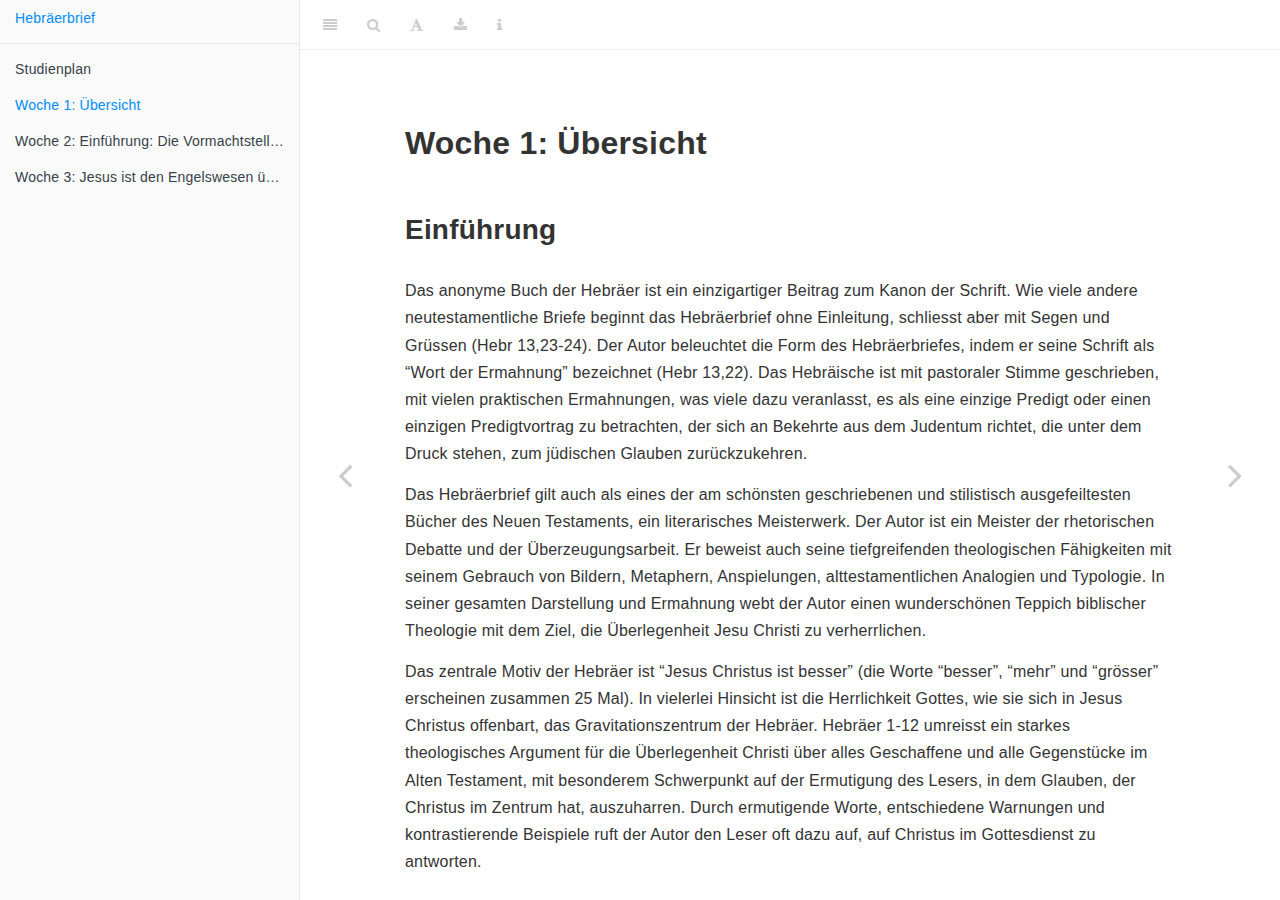
<file: docs/woche1.html>
<!DOCTYPE html>
<html xmlns="http://www.w3.org/1999/xhtml" lang="" xml:lang="">
<head>

  <meta charset="utf-8" />
  <meta http-equiv="X-UA-Compatible" content="IE=edge" />
  <title>Woche 1: Übersicht | Die Bibel kennen: Hebräerbrief</title>
  <meta name="description" content="Hebräerbrief - Eine 12-wöchige praktische Studienreihe" />
  <meta name="generator" content="bookdown 0.14 and GitBook 2.6.7" />

  <meta property="og:title" content="Woche 1: Übersicht | Die Bibel kennen: Hebräerbrief" />
  <meta property="og:type" content="book" />
  
  
  <meta property="og:description" content="Hebräerbrief - Eine 12-wöchige praktische Studienreihe" />
  <meta name="github-repo" content="bibelstudy/hebraeerbrief" />

  <meta name="twitter:card" content="summary" />
  <meta name="twitter:title" content="Woche 1: Übersicht | Die Bibel kennen: Hebräerbrief" />
  
  <meta name="twitter:description" content="Hebräerbrief - Eine 12-wöchige praktische Studienreihe" />
  



<meta name="date" content="2020-03-22" />

  <meta name="viewport" content="width=device-width, initial-scale=1" />
  <meta name="apple-mobile-web-app-capable" content="yes" />
  <meta name="apple-mobile-web-app-status-bar-style" content="black" />
  
  
<link rel="prev" href="index.html"/>
<link rel="next" href="woche2.html"/>
<script src="libs/jquery-2.2.3/jquery.min.js"></script>
<link href="libs/gitbook-2.6.7/css/style.css" rel="stylesheet" />
<link href="libs/gitbook-2.6.7/css/plugin-table.css" rel="stylesheet" />
<link href="libs/gitbook-2.6.7/css/plugin-bookdown.css" rel="stylesheet" />
<link href="libs/gitbook-2.6.7/css/plugin-highlight.css" rel="stylesheet" />
<link href="libs/gitbook-2.6.7/css/plugin-search.css" rel="stylesheet" />
<link href="libs/gitbook-2.6.7/css/plugin-fontsettings.css" rel="stylesheet" />
<link href="libs/gitbook-2.6.7/css/plugin-clipboard.css" rel="stylesheet" />












<link rel="stylesheet" href="style.css" type="text/css" />
</head>

<body>



  <div class="book without-animation with-summary font-size-2 font-family-1" data-basepath=".">

    <div class="book-summary">
      <nav role="navigation">

<ul class="summary">
<li><a href="https://bibelstudy.github.io/hebraeerbrief/">Hebräerbrief</a></li>

<li class="divider"></li>
<li class="chapter" data-level="" data-path="index.html"><a href="index.html"><i class="fa fa-check"></i>Studienplan</a></li>
<li class="chapter" data-level="" data-path="woche1.html"><a href="woche1.html"><i class="fa fa-check"></i>Woche 1: Übersicht</a></li>
<li class="chapter" data-level="" data-path="woche2.html"><a href="woche2.html"><i class="fa fa-check"></i>Woche 2: Einführung: Die Vormachtstellung Jesu Christi</a></li>
<li class="chapter" data-level="" data-path="woche3.html"><a href="woche3.html"><i class="fa fa-check"></i>Woche 3: Jesus ist den Engelswesen überlegen</a></li>
</ul>

      </nav>
    </div>

    <div class="book-body">
      <div class="body-inner">
        <div class="book-header" role="navigation">
          <h1>
            <i class="fa fa-circle-o-notch fa-spin"></i><a href="./">Die Bibel kennen: Hebräerbrief</a>
          </h1>
        </div>

        <div class="page-wrapper" tabindex="-1" role="main">
          <div class="page-inner">

            <section class="normal" id="section-">
<div id="woche1" class="section level1">
<h1>Woche 1: Übersicht</h1>
<div id="einfuhrung" class="section level2">
<h2>Einführung</h2>
<p>Das anonyme Buch der Hebräer ist ein einzigartiger Beitrag zum Kanon der Schrift. Wie viele andere neutestamentliche Briefe beginnt das Hebräerbrief ohne Einleitung, schliesst aber mit Segen und Grüssen (Hebr 13,23-24). Der Autor beleuchtet die Form des Hebräerbriefes, indem er seine Schrift als “Wort der Ermahnung” bezeichnet (Hebr 13,22). Das Hebräische ist mit pastoraler Stimme geschrieben, mit vielen praktischen Ermahnungen, was viele dazu veranlasst, es als eine einzige Predigt oder einen einzigen Predigtvortrag zu betrachten, der sich an Bekehrte aus dem Judentum richtet, die unter dem Druck stehen, zum jüdischen Glauben zurückzukehren.</p>
<p>Das Hebräerbrief gilt auch als eines der am schönsten geschriebenen und stilistisch ausgefeiltesten Bücher des Neuen Testaments, ein literarisches Meisterwerk. Der Autor ist ein Meister der rhetorischen Debatte und der Überzeugungsarbeit. Er beweist auch seine tiefgreifenden theologischen Fähigkeiten mit seinem Gebrauch von Bildern, Metaphern, Anspielungen, alttestamentlichen Analogien und Typologie. In seiner gesamten Darstellung und Ermahnung webt der Autor einen wunderschönen Teppich biblischer Theologie mit dem Ziel, die Überlegenheit Jesu Christi zu verherrlichen.</p>
<p>Das zentrale Motiv der Hebräer ist “Jesus Christus ist besser” (die Worte “besser”, “mehr” und “grösser” erscheinen zusammen 25 Mal). In vielerlei Hinsicht ist die Herrlichkeit Gottes, wie sie sich in Jesus Christus offenbart, das Gravitationszentrum der Hebräer. Hebräer 1-12 umreisst ein starkes theologisches Argument für die Überlegenheit Christi über alles Geschaffene und alle Gegenstücke im Alten Testament, mit besonderem Schwerpunkt auf der Ermutigung des Lesers, in dem Glauben, der Christus im Zentrum hat, auszuharren. Durch ermutigende Worte, entschiedene Warnungen und kontrastierende Beispiele ruft der Autor den Leser oft dazu auf, auf Christus im Gottesdienst zu antworten.</p>
</div>
<div id="einordnung-in-die-grossere-geschichte" class="section level2">
<h2>Einordnung in die grössere Geschichte</h2>
<p>Der Hebräerbrief enthält 35 direkte Zitate aus dem Alten Testament und noch dazu viele Anspielungen und Verweisen auf das alten Testament. Mit dem alttestamentlichen Hintergrund im Sinn, argumentiert der Autor, dass Gottes Herrlichkeit und Erlösungsplan schliesslich und am deutlichsten in Jesus Christus offenbart werden. Die Überlegenheit Jesu zeigt sich darin, dass er grösser ist als jeder Engel, Priester oder jede Institution des Alten Bundes. Christus ist das vollständige Sühneopfer und der letzte Priester. In ihm sehen wir die Erfüllung aller Hoffnungen und Verheissungen des Alten Testaments, die das lang ersehnte neue Zeitalter des Bundes einleiten.</p>
</div>
<div id="schlusselvers" class="section level2">
<h2>Schlüsselvers</h2>
<blockquote>
<p>“Er [Jesus] ist die Ausstrahlung der Herrlichkeit Gottes und die genaue Prägung seiner Natur, und er hält das Universum durch das Wort seiner Macht aufrecht. Nachdem er die Reinigung für die Sünden vorgenommen hatte, setzte er sich zur Rechten der Majestät in der Höhe . . .” (Hebr 1,3).</p>
</blockquote>
</div>
<div id="datum-und-historischer-hintergrund" class="section level2">
<h2>Datum und historischer Hintergrund</h2>
<p>Das Hebräische wurde im ersten Jahrhundert, wahrscheinlich vor 70 n. Chr., geschrieben. Der Autor des Hebräischen nennt sich nicht selbst. Es gab viele Vermutungen über seine Identität; wie der frühchristliche Theologe Origenes (ca. 245 n. Chr.) sagte, “nur Gott weiß”, wer er ist. Aber wir können sicher sein, dass der Autor mit seinen Zuhörern vertraut war, denn er sehnte sich danach, mit ihnen wieder vereint zu werden (Hebr 13,19) und kann ihnen Nachrichten über Timotheus, den Stellvertreter des Paulus, geben (Hebr 13,23).</p>
<p>Der traditionelle Titel “An die Hebräer” spiegelt die alte Vorstellung wider, dass die ursprüngliche Zuhörerschaft hauptsächlich aus jüdischen Christen bestand. Man kann mit Sicherheit davon ausgehen, dass die Zuhörer mit den vielen Zitaten und Anspielungen auf das Alte Testament vertraut und gut verstanden waren. Sicherlich wandte sich der Autor mit diesem Brief an bekennende Christen; mehrmals drängt der Autor sie, ihr Bekenntnis und ihren Glauben aufrechtzuerhalten (Hebr. 3,6.14; Hebr 4,14; Hebr 10,23).</p>
</div>
<div id="ubersicht" class="section level2">
<h2>Übersicht</h2>
<ol style="list-style-type: decimal">
<li>Einführung: Die Vormachtstellung Jesu Christi (Hebr. 1,1-4)</li>
<li>Jesus ist den Engelswesen überlegen (Hebr. 1,5-2,18)
<ol style="list-style-type: lower-roman">
<li>Jesu Status als ewiger Sohn und König (Hebr. 1,5-14)</li>
<li>Warnung eins: vor der Vernachlässigung der Errettung (Hebr. 2,1-4)</li>
<li>Jesus als der Gründer der Errettung (Hebr. 2,5-18)</li>
</ol></li>
<li>Jesus ist Mose überlegen (Hebr. 3,1-4,13)
<ol style="list-style-type: lower-roman">
<li>Jesus ist größer als Mose (Hebr. 3,1-6)</li>
<li>Zweite Warnung: das Scheitern der Exodus-Generation (Hebr. 3,7-19)</li>
<li>In Gottes Ruhe eintreten (Hebr. 4,1-13)</li>
</ol></li>
<li>Jesus ist der oberste Hohepriester, Teil 1 (Hebr. 4,14-5,10)</li>
<li>Eine Warnung vor dem Glaubensabfall (Hebr. 5,11-6,20)
<ol style="list-style-type: lower-roman">
<li>Warnung drei: vor dem Glaubensabfall (Hebr. 5,11-6,12)</li>
<li>Die Gewissheit von Gottes Verheißung (Hebr. 6,13-6,20)</li>
</ol></li>
<li>Jesus ist der oberste Hohepriester, Teil 2 (Hebr. 7,1-8,13)
<ol style="list-style-type: lower-roman">
<li>Die Priesterordnung Melchisedeks (Hebr. 7,1-10)</li>
<li>Jesus im Vergleich zu Melchisedek (Hebr. 7,11-28)</li>
<li>Jesus, ein Priester eines besseren Bundes (Hebr 8,1-13)</li>
</ol></li>
<li>Jesus ist das überlegene Opfer (Hebr 9,1-10,18)
<ol style="list-style-type: lower-roman">
<li>Das irdische Heiligtum (Hebr. 9,1-10)</li>
<li>Erlösung durch das Blut Christi (Hebr. 9,11-28)</li>
<li>Das Opfer Christi ein für allemal (Hebr 10,1-18)</li>
</ol></li>
<li>Der Ruf zum Glauben (Hebr. 10,19-11,40)
<ol style="list-style-type: lower-roman">
<li>Ermahnung zur Annäherung (Hebr. 10,19-25)</li>
<li>Warnung vier: vor dem Zurückschrecken (Hebr. 10,26-39)</li>
<li>Durch den Glauben (Hebr. 11,1-40)</li>
</ol></li>
<li>Der Ruf zur Ausdauer (Hebr. 12,1-29)
<ol style="list-style-type: lower-roman">
<li>Jesus, der Gründer und Vervollkommner unseres Glaubens (Hebr 12,1-2)</li>
<li>Werde nicht müde (Hebr. 12,3-17)</li>
<li>Ein Königreich, das nicht erschüttert werden kann (Hebr 12,18-24)</li>
<li>Warnung fünf: vor der Ablehnung des Sprechers (Hebr. 12,25-29)</li>
</ol></li>
<li>Letzte Ermahnungen (Hebr. 13,1-25)
<ol style="list-style-type: lower-roman">
<li>Gott wohlgefällige Opfer (Hebr. 13,1-19)</li>
<li>Der Segen (Hebr. 13,20-21)</li>
<li>Abschliessende Grüsse (Hebr. 13,22-25)</li>
</ol></li>
</ol>
</div>
<div id="wenn-sie-anfangen-.-.-." class="section level2">
<h2>Wenn Sie anfangen . . .</h2>
<p>Wie verstehen Sie heute, wie die Hebräer uns helfen, die gesamte Geschichte der Bibel zu verstehen? Haben Sie eine Vorstellung davon, wie sich Aspekte des Alten Testaments im Hebräischen erfüllen?</p>
<p>Was ist Ihr gegenwärtiges Verständnis dessen, was die Hebräer zur christlichen Theologie beitragen? Wie klärt dieses Buch unser Verständnis der wichtigsten Lehren des christlichen Glaubens?</p>
<p>Gibt es in der hebräischen Sprache eine alttestamentliche Bildsprache, die Sie besonders verwirrt? Gibt es bestimmte Fragen, von denen Sie hoffen, dass sie durch diese Studie beantwortet werden können?</p>
<hr />
<p>Nur für private Zwecke. Übersetzt aus dem Englischen von eurem Diener</p>
<p>Hebrews: A 12-Week Study © 2015 by Matthew Z. Capps. All rights reserved.</p>
<p><a href="https://www.thegospelcoalition.org/course/knowing-bible-hebrews/#week-1-overview" class="uri">https://www.thegospelcoalition.org/course/knowing-bible-hebrews/#week-1-overview</a></p>

</div>
</div>
<script type="text/javascript">
  (function(){
      var ga = document.createElement('script');
      ga.src = 'https://www.bibleserver.com/api/parser.js?key=be4b4dd5942abc87f9bfae618739504735979c2d&lang=de';
      ga.setAttribute('async', 'true');
      document.documentElement.firstChild.appendChild(ga);
  })();
  //var bsQuery = '.page-inner'; // jQuery-Selektor für Wrapper der Suche (optional)
  var bsTrl   = 'SLT';      // Verlinkte Übersetzung (optional)
</script>
            </section>

          </div>
        </div>
      </div>
<a href="index.html" class="navigation navigation-prev " aria-label="Previous page"><i class="fa fa-angle-left"></i></a>
<a href="woche2.html" class="navigation navigation-next " aria-label="Next page"><i class="fa fa-angle-right"></i></a>
    </div>
  </div>
<script src="libs/gitbook-2.6.7/js/app.min.js"></script>
<script src="libs/gitbook-2.6.7/js/lunr.js"></script>
<script src="libs/gitbook-2.6.7/js/clipboard.min.js"></script>
<script src="libs/gitbook-2.6.7/js/plugin-search.js"></script>
<script src="libs/gitbook-2.6.7/js/plugin-sharing.js"></script>
<script src="libs/gitbook-2.6.7/js/plugin-fontsettings.js"></script>
<script src="libs/gitbook-2.6.7/js/plugin-bookdown.js"></script>
<script src="libs/gitbook-2.6.7/js/jquery.highlight.js"></script>
<script src="libs/gitbook-2.6.7/js/plugin-clipboard.js"></script>
<script>
gitbook.require(["gitbook"], function(gitbook) {
gitbook.start({
"sharing": {
"github": false,
"facebook": false,
"twitter": false,
"google": false,
"linkedin": false,
"weibo": false,
"instapaper": false,
"vk": false,
"all": false
},
"fontsettings": {
"theme": "white",
"family": "sans",
"size": 2
},
"edit": {
"link": null,
"text": null
},
"history": {
"link": null,
"text": null
},
"download": ["bookdown-demo.pdf", "bookdown-demo.epub"],
"toc": {
"collapse": "subsection"
}
});
});
</script>

</body>

</html>
</file>
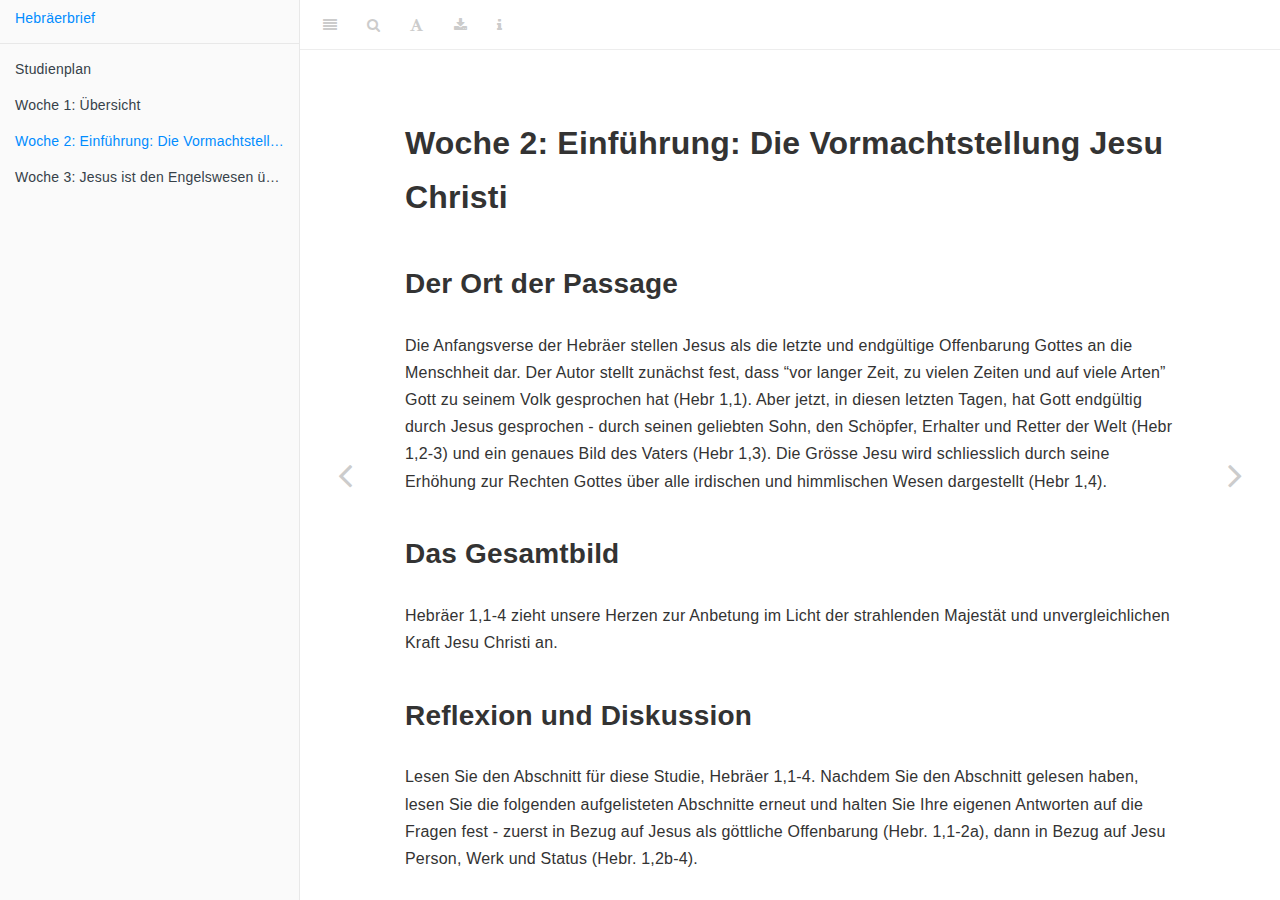
<file: docs/woche2.html>
<!DOCTYPE html>
<html xmlns="http://www.w3.org/1999/xhtml" lang="" xml:lang="">
<head>

  <meta charset="utf-8" />
  <meta http-equiv="X-UA-Compatible" content="IE=edge" />
  <title>Woche 2: Einführung: Die Vormachtstellung Jesu Christi | Die Bibel kennen: Hebräerbrief</title>
  <meta name="description" content="Hebräerbrief - Eine 12-wöchige praktische Studienreihe" />
  <meta name="generator" content="bookdown 0.14 and GitBook 2.6.7" />

  <meta property="og:title" content="Woche 2: Einführung: Die Vormachtstellung Jesu Christi | Die Bibel kennen: Hebräerbrief" />
  <meta property="og:type" content="book" />
  
  
  <meta property="og:description" content="Hebräerbrief - Eine 12-wöchige praktische Studienreihe" />
  <meta name="github-repo" content="bibelstudy/hebraeerbrief" />

  <meta name="twitter:card" content="summary" />
  <meta name="twitter:title" content="Woche 2: Einführung: Die Vormachtstellung Jesu Christi | Die Bibel kennen: Hebräerbrief" />
  
  <meta name="twitter:description" content="Hebräerbrief - Eine 12-wöchige praktische Studienreihe" />
  



<meta name="date" content="2020-03-22" />

  <meta name="viewport" content="width=device-width, initial-scale=1" />
  <meta name="apple-mobile-web-app-capable" content="yes" />
  <meta name="apple-mobile-web-app-status-bar-style" content="black" />
  
  
<link rel="prev" href="woche1.html"/>
<link rel="next" href="woche3.html"/>
<script src="libs/jquery-2.2.3/jquery.min.js"></script>
<link href="libs/gitbook-2.6.7/css/style.css" rel="stylesheet" />
<link href="libs/gitbook-2.6.7/css/plugin-table.css" rel="stylesheet" />
<link href="libs/gitbook-2.6.7/css/plugin-bookdown.css" rel="stylesheet" />
<link href="libs/gitbook-2.6.7/css/plugin-highlight.css" rel="stylesheet" />
<link href="libs/gitbook-2.6.7/css/plugin-search.css" rel="stylesheet" />
<link href="libs/gitbook-2.6.7/css/plugin-fontsettings.css" rel="stylesheet" />
<link href="libs/gitbook-2.6.7/css/plugin-clipboard.css" rel="stylesheet" />












<link rel="stylesheet" href="style.css" type="text/css" />
</head>

<body>



  <div class="book without-animation with-summary font-size-2 font-family-1" data-basepath=".">

    <div class="book-summary">
      <nav role="navigation">

<ul class="summary">
<li><a href="https://bibelstudy.github.io/hebraeerbrief/">Hebräerbrief</a></li>

<li class="divider"></li>
<li class="chapter" data-level="" data-path="index.html"><a href="index.html"><i class="fa fa-check"></i>Studienplan</a></li>
<li class="chapter" data-level="" data-path="woche1.html"><a href="woche1.html"><i class="fa fa-check"></i>Woche 1: Übersicht</a></li>
<li class="chapter" data-level="" data-path="woche2.html"><a href="woche2.html"><i class="fa fa-check"></i>Woche 2: Einführung: Die Vormachtstellung Jesu Christi</a></li>
<li class="chapter" data-level="" data-path="woche3.html"><a href="woche3.html"><i class="fa fa-check"></i>Woche 3: Jesus ist den Engelswesen überlegen</a></li>
</ul>

      </nav>
    </div>

    <div class="book-body">
      <div class="body-inner">
        <div class="book-header" role="navigation">
          <h1>
            <i class="fa fa-circle-o-notch fa-spin"></i><a href="./">Die Bibel kennen: Hebräerbrief</a>
          </h1>
        </div>

        <div class="page-wrapper" tabindex="-1" role="main">
          <div class="page-inner">

            <section class="normal" id="section-">
<div id="woche2" class="section level1">
<h1>Woche 2: Einführung: Die Vormachtstellung Jesu Christi</h1>
<div id="der-ort-der-passage" class="section level2">
<h2>Der Ort der Passage</h2>
<p>Die Anfangsverse der Hebräer stellen Jesus als die letzte und endgültige Offenbarung Gottes an die Menschheit dar. Der Autor stellt zunächst fest, dass “vor langer Zeit, zu vielen Zeiten und auf viele Arten” Gott zu seinem Volk gesprochen hat (Hebr 1,1). Aber jetzt, in diesen letzten Tagen, hat Gott endgültig durch Jesus gesprochen - durch seinen geliebten Sohn, den Schöpfer, Erhalter und Retter der Welt (Hebr 1,2-3) und ein genaues Bild des Vaters (Hebr 1,3). Die Grösse Jesu wird schliesslich durch seine Erhöhung zur Rechten Gottes über alle irdischen und himmlischen Wesen dargestellt (Hebr 1,4).</p>
</div>
<div id="das-gesamtbild" class="section level2">
<h2>Das Gesamtbild</h2>
<p>Hebräer 1,1-4 zieht unsere Herzen zur Anbetung im Licht der strahlenden Majestät und unvergleichlichen Kraft Jesu Christi an.</p>
</div>
<div id="reflexion-und-diskussion" class="section level2">
<h2>Reflexion und Diskussion</h2>
<p>Lesen Sie den Abschnitt für diese Studie, Hebräer 1,1-4. Nachdem Sie den Abschnitt gelesen haben, lesen Sie die folgenden aufgelisteten Abschnitte erneut und halten Sie Ihre eigenen Antworten auf die Fragen fest - zuerst in Bezug auf Jesus als göttliche Offenbarung (Hebr. 1,1-2a), dann in Bezug auf Jesu Person, Werk und Status (Hebr. 1,2b-4).</p>
<div id="jesus-als-gottliche-offenbarung-hebr.-11-2a" class="section level3">
<h3>1. Jesus als göttliche Offenbarung (Hebr. 1,1-2a)</h3>
<p>Gott hat gesprochen. In den einleitenden Versen der Hebräer fegt der Autor über die Spanne von Gottes fortschreitender Offenbarung und landet auf Jesus Christus als Höhepunkt seiner Kommunikation. Wenn man einige der wundersamen Weisen betrachtet, auf die Gott im Alten Testament zu den Patriarchen und Propheten gesprochen hat, was versucht der Autor zu zeigen, indem er kontrastiert, wie Gott zuvor gesprochen hat und wie Gott durch seinen Sohn nun endgültig zu seinem Volk gesprochen hat (Hebr 1,1-2)?</p>
<p>In Hebräer 1,1-2 stellt der Autor des Hebräerbriefes die Offenbarung im Alten Testament der Endgültigkeit der Offenbarung Gottes in Jesus Christus in vier Bereichen gegenüber. Vergleichen Sie die Epochen der Offenbarung, die Empfänger der Offenbarung, die Agenten der Offenbarung und die Art und Weise, wie die Offenbarung ausgedrückt wurde.</p>
<p>Jesus ist die endgültige Offenbarung Gottes in der Geschichte. Diese Wahrheit impliziert, dass die Offenbarung Gottes im Alten Testament für diese Epoche ausreichend, aber unvollständig war. Wie wirkt sich die Offenbarung Jesu “in diesen letzten Tagen” darauf aus, wie wir den vollständigen Kanon der Schrift lesen (Lukas 24,27; Johannes 5,39-40)?</p>
</div>
<div id="jesus-person-arbeit-und-status-hebr.-12b-4" class="section level3">
<h3>2. Jesus: Person, Arbeit und Status (Hebr. 1,2b-4)</h3>
<p>Viele Gelehrte glauben, dass die Titel “Sohn” und “Erbe”, die in Hebräer 1,2 auf Jesus angewandt werden, auf Psalm 2,7-8 anspielen, einen königlichen Krönungspsalm, der an Gottes Versprechen an Davids Erben in 2 Samuel 7,12-16 erinnert. Im alten Israel war es der erstgeborene Sohn, der das Recht auf das Erbe hatte. Aufgrund seiner königlichen Sohnschaft ist Jesus der Erbe des Universums, einschließlich der zukünftigen Welt (Hebr. 2,5-9), was eine Position des Segens und der Ehre ist. Was hebt der Autor in der einzigartigen Beziehung und Verantwortung Jesu in Bezug auf das Universum hervor?</p>
<p>In Hebräer 1,2-3 behauptet der Autor, dass die gesamte Schöpfung Gottes Jesus gehört, weil durch seine Vermittlung alle Dinge entstanden sind und das Universum durch seine Macht aufrechterhalten wird. Die Präexistenz, Autorität, Macht und volle Gottheit Jesu sind in seiner Rolle bei der Erschaffung und Aufrechterhaltung des Universums offensichtlich (Hebräer 1,10; siehe Johannes 1,3; 1 Korinther 8,6; Kol 1,16). Was vermitteln uns diese Wahrheiten über den Zweck der Schöpfung und die Herrschaft Jesu über sein Werk?</p>
<p>In Hebräer 1,3 wird Jesus als “Ausstrahlung der Herrlichkeit Gottes” beschrieben. In der biblischen Literatur bezieht sich “Herrlichkeit” oft auf die leuchtende Manifestation der Person Gottes (siehe Ex. 16,7; 33,18; Jes. 40,5; 60,1, 19). Was die Bedeutung des Wortes “Glanz” betrifft, so haben viele festgestellt, dass der Mond Licht reflektiert, während die Sonne Licht ausstrahlt, weil sie seine Quelle ist. Was sagt uns das über Jesus als die Ausstrahlung Gottes und unsere Rolle als Reflektoren der Herrlichkeit Gottes?</p>
<p>In Hebräer 1,3 wird verkündet, dass Jesus “der genaue Abdruck von Gottes Natur” ist. Für die ersten Leser hätte diese Sprache an einen Eindruck erinnert, der als Bild, wie auf einer Münze, angebracht wurde. Einfach ausgedrückt: Jesus ist das wahre Abbild Gottes (2 Kor 4,4; Kol 1,15). Wie helfen uns diese Worte, das zu verstehen, was Jesus in Johannes 14,8-11 lehrte?</p>
<p>Nachdem er sich für die Sünden gereinigt hatte, setzte sich Jesus “zur rechten Hand Gottes”. Viele Gelehrte glauben, dass dies eine offene Anspielung auf Psalm 110,1 ist. Dieser Psalm wird direkt in Hebräer 1,13 zitiert und in Hebräer 8,1; 10,12; 12,2 angedeutet. Was wird mitgeteilt, wenn der Autor schreibt, dass Christus “zur Rechten Gottes gesessen hat”?</p>
<p>Jesus wird nicht nur den Propheten, sondern auch den Engeln wegen seines vorzüglicheren geerbten Namens für überlegen erklärt (Hebr. 1,4). Der Autor scheint 2. Samuel 7 in Bezug auf die Ehre, die Jesus als Davidischer Erbe zuteil wurde, zu wiederholen. Welche Bedeutung hat es, Jesus in der Position des königlichen Erben von den Engeln zu unterscheiden?</p>
<div class="definition">
<p>
<strong>Engel – Definition</strong>
</p>
<p>
Ein übernatürlicher Gesandter Gottes, oft gesandt, um seinen Willen zu erfüllen oder den Menschen bei der Erfüllung seines Willens zu helfen. Obwohl Engel mächtiger sind als Menschen und oft Ehrfurcht einflößen, sollen sie nicht angebetet werden (Kol. 2,18; Offb. 22,8-9). In der Bibel gibt es jedoch verschiedene Erscheinungen eines “Engels des Herrn”, der offenbar eine physische Manifestation Gottes selbst ist.
</p>
</div>
<p>Lesen Sie die folgenden drei Abschnitte zu den Themen Evangeliums-Blicke, Ganz-Bibel-Verbindungen und Theologische Sondierungen. Nehmen Sie sich dann Zeit, über die persönlichen Auswirkungen nachzudenken, die diese Abschnitte für Ihren Weg mit dem Herrn haben können.</p>
</div>
</div>
<div id="einblicke-in-das-evangelium" class="section level2">
<h2>Einblicke in das Evangelium</h2>
<p><strong>REINIGUNG DER SÜNDE.</strong> Die Bibel macht deutlich, dass die Sünde und ihre Verderbnis zerstörerische Auswirkungen auf die Menschheit und die gesamte Schöpfung haben. Die Notwendigkeit der Reinigung von der Sünde ist Teil der übergreifenden Handlung der Bibel. Das kosmische Ausmaß der Sünde bildet die Grundlage für die kosmische Erlösung durch den Sühnetod Jesu. Im Alten Testament wurden Sühneopfer für das Volk Gottes eingeführt, um die Strafe für seine Sünde zu vermitteln und die Reinigung durch Blut zu erlangen (Levitikus 16). Sühneopfer reinigten auch die Gegenstände des irdischen Tempels, der dem Kosmos nachempfunden ist, der Tempelbehausung Gottes. Im Hebräerbrief sehen wir, dass der Tod Jesu die notwendige Reinigung von Sünden und die Reinigung des menschlichen Gewissens vor Gott erlangte (Hebr. 1,3; 9,14). Das Opfer Jesu erstreckte sich auch auf die Reinigung “himmlischer Dinge” (Hebr. 9,23) und ist daher kosmisch. Das Herzstück des Evangeliums ist die gute Nachricht, dass das Blut Jesu für die Sünde gesühnt hat und Auswirkungen auf den gesamten Kosmos hat.</p>
<p><strong>DIE VOLLSTÄNDIGE ERRETTUNG.</strong> Kurz bevor Jesus seinen letzten Atemzug am Kreuz tat, verkündete er: “Es ist vollbracht” (Johannes 19,30). Das Werk, zu dessen Vollendung der Vater ihn gesandt hatte, war vollendet - sein vollkommenes Opfer für unsere Sünde war vollendet (Hebr. 1,3; 9,11-12, 25-28). Der Verfasser des Hebräerbriefes weist darauf hin, dass sich Jesus, nachdem sein Werk am Kreuz und in der Auferstehung vollendet war, zur rechten Hand Gottes setzte und damit die Endgültigkeit seines Werkes und seines Status unterstrich. Im Gegensatz zu den levitischen Priestern, die Jahr für Jahr unvollkommene Opfer brachten, um die Sünden zu verdecken, brachte Jesus das perfekte Einwegopfer dar, das die Sünde auslöschte - und dann nahm er seinen Platz ein, um für immer zu regieren (Hebr 10,11-12).</p>
<div class="definition">
<p>
<strong>Sünde – Definition</strong>
</p>
<p>
Jede Verletzung oder Nichtbeachtung der Gebote Gottes oder der Wunsch, dies zu tun.
</p>
</div>
</div>
<div id="ganz-bibel-verbindungen" class="section level2">
<h2>Ganz-Bibel-Verbindungen</h2>
<p><strong>OFFENBARUNG UND ERLÖSUNG.</strong> Offenbarung in menschlicher Sprache ist wesentlich für die Vermittlung von Gottes Erlösungsplan durch Jesus Christus. Ohne verbale Offenbarung kann die Menschheit keinen Zugang zu der guten Nachricht von Gottes Erlösung haben. Die Offenbarung im Alten Testament steht jedoch nicht für sich allein, sie ist unvollständig ohne ihren Abschluss und ihre Erfüllung in Jesus Christus. “In diesen letzten Tagen” kommen wir zu der Erkenntnis, dass die Personen und Institutionen des Alten Testaments auf die Person und das Werk Jesu Christi hinweisen, in dem wir die Erlösung finden (Hebr 1,1-2).</p>
<p><strong>DEN VOLLKOMMENEN SOHN.</strong> In der Bibel wird Sohnschaft mit Familienähnlichkeit, Abstammung und Erbe in Verbindung gebracht. Nicht nur Gottes erster “Sohn” Adam wurde nach seinem Bilde geschaffen, Adam gebar auch Söhne nach seinem eigenen Bilde und damit nach dem Bilde Gottes (1. Mose 1,28; 5,1-3). Gott bezeichnet Israel später als seinen gemeinsamen “Sohn” (Ex 4,22-23; Ps 2,7; Hos 11,1) und seinen “Erstgeborenen” (Deut 33,17; Ps 2,7; Jer 31,9; Esra 6,58). Sowohl Adam als auch Israel waren nicht das, was der Vater wollte. Beide taten nicht, was Gott von ihnen als “Söhne” verlangt hatte. Ihr Ungehorsam steht in krassem Gegensatz zu dem makellosen Gehorsam Jesu, des göttlich-menschlichen Sohnes, der den Vater vollkommen nachbildet und ihm Ehre bringt (Spr 10,1; 15,20; 23,15).</p>
<p><strong>DIE HERRLICHKEIT GOTTES.</strong> In der biblischen Sprache ist die Herrlichkeit Gottes ein Abbild seiner Vollkommenheit, Schönheit und Größe. Mose 1,27 wird uns gesagt, dass Adam als Gottes Ebenbild geschaffen wurde. Als Gottes Bildträger wurde Adam - zusammen mit dem Rest der Menschheit - geschaffen, um Gottes Herrlichkeit widerzuspiegeln. Aber die Sünde zerstörte die reine Widerspiegelung der Herrlichkeit Gottes in Adam und seinen Kindern. Von der Sünde unvermindert wird Jesus als der zweite und letzte Adam erklärt, der Gottes Ebenbild vollständig repräsentiert und seine Herrlichkeit makellos ausstrahlt (Römer 5,12-21). Doch im Gegensatz zu Adam ist Jesus die genaue Prägung Gottes und in der Substanz identisch mit Gott (Hebr. 1,3).</p>
</div>
<div id="theologische-sondierungen" class="section level2">
<h2>Theologische Sondierungen</h2>
<p><strong>SCHÖPFUNG.</strong> Die biblische Geschichte beginnt mit einer majestätischen Beschreibung, wie Gott Himmel und Erde zu seiner Behausung schuf und wie sie von seinen Geschöpfen bewohnt wurde. In Hebräer 1,2-3 wird uns gesagt, dass Jesus nicht nur das Instrument des ursprünglichen Schöpfungsaktes in Genesis 1 ist, sondern auch eng in die fortgesetzte Sorge für die Schöpfung eingebunden ist (vgl. die Beschreibung Jesu in Johannes 1,1-18). Jesus war der Akteur, in dem und durch den das gesamte Universum von Raum und Zeit entstand. Als das Abbild des menschgewordenen Gottes ist Jesus der Berührungspunkt zwischen dem Schöpfer und seinem Universum. Er ist der Bezugsrahmen für den ursprünglichen Zweck und für die Erneuerung der Schöpfung Gottes nach dem Fall (Kol. 1,15-23).</p>
<p><strong>VORSEHUNG.</strong> Die Vorsehungslehre lehrt, dass Gott die von ihm geschaffene Welt erhält und sie zu den von ihm festgelegten Zielen führt. In Hebräer 1,3 sehen wir, dass Gott persönlich an seiner Schöpfung beteiligt ist, um sie zu erhalten und zu bewahren. Seine providentielle Herrschaft erstreckt sich über alle Dinge im Universum; die gesamte Schöpfung wird durch das mächtige Wort Jesu erhalten und weitergeführt. Darüber hinaus kam Jesus, um die endgültige und vollständige Reinigung für die Sünden zu gewährleisten.</p>
</div>
<div id="personliche-implikationen" class="section level2">
<h2>Persönliche Implikationen</h2>
<p>Nehmen Sie sich Zeit, über die Auswirkungen von Hebräer 1,1-4 auf Ihr eigenes Leben heute nachzudenken. Beachten Sie die persönlichen Implikationen für Ihren Weg mit dem Herrn im Licht der (1) Evangeliums-Blicke, (2) Gesamtbiblischen Zusammenhänge, (3) Theologischen Klänge und (4) dieses Abschnitts als Ganzes.</p>
<ol style="list-style-type: decimal">
<li>Einblicke in das Evangelium</li>
<li>Ganz-Bibel-Verbindungen</li>
<li>Theologische Sondierungen</li>
<li>Hebräer 1,1-4</li>
</ol>
</div>
<div id="wenn-sie-diese-einheit-abschliessen-.-.-." class="section level2">
<h2>Wenn Sie diese Einheit abschliessen . . .</h2>
<p>Nehmen Sie sich jetzt einen Moment Zeit, um den Segen und die Hilfe des Herrn zu erbitten, während Sie mit dem Studium der Hebräer fortfahren. Und nehmen Sie sich auch einen Moment Zeit, um durch diese Studieneinheit zurückzublicken, über einige Dinge nachzudenken, die der Herr Sie vielleicht lehrt, und Dinge zu notieren, die Sie in Zukunft noch einmal überprüfen sollten.</p>
<hr />
<p>Nur für private Zwecke. Übersetzt aus dem Englischen von eurem Diener</p>
<p>Hebrews: A 12-Week Study © 2015 by Matthew Z. Capps. All rights reserved.</p>
<p><a href="https://www.thegospelcoalition.org/course/knowing-bible-hebrews/#week-1-overview" class="uri">https://www.thegospelcoalition.org/course/knowing-bible-hebrews/#week-1-overview</a></p>

</div>
</div>
<script type="text/javascript">
  (function(){
      var ga = document.createElement('script');
      ga.src = 'https://www.bibleserver.com/api/parser.js?key=be4b4dd5942abc87f9bfae618739504735979c2d&lang=de';
      ga.setAttribute('async', 'true');
      document.documentElement.firstChild.appendChild(ga);
  })();
  //var bsQuery = '.page-inner'; // jQuery-Selektor für Wrapper der Suche (optional)
  var bsTrl   = 'SLT';      // Verlinkte Übersetzung (optional)
</script>
            </section>

          </div>
        </div>
      </div>
<a href="woche1.html" class="navigation navigation-prev " aria-label="Previous page"><i class="fa fa-angle-left"></i></a>
<a href="woche3.html" class="navigation navigation-next " aria-label="Next page"><i class="fa fa-angle-right"></i></a>
    </div>
  </div>
<script src="libs/gitbook-2.6.7/js/app.min.js"></script>
<script src="libs/gitbook-2.6.7/js/lunr.js"></script>
<script src="libs/gitbook-2.6.7/js/clipboard.min.js"></script>
<script src="libs/gitbook-2.6.7/js/plugin-search.js"></script>
<script src="libs/gitbook-2.6.7/js/plugin-sharing.js"></script>
<script src="libs/gitbook-2.6.7/js/plugin-fontsettings.js"></script>
<script src="libs/gitbook-2.6.7/js/plugin-bookdown.js"></script>
<script src="libs/gitbook-2.6.7/js/jquery.highlight.js"></script>
<script src="libs/gitbook-2.6.7/js/plugin-clipboard.js"></script>
<script>
gitbook.require(["gitbook"], function(gitbook) {
gitbook.start({
"sharing": {
"github": false,
"facebook": false,
"twitter": false,
"google": false,
"linkedin": false,
"weibo": false,
"instapaper": false,
"vk": false,
"all": false
},
"fontsettings": {
"theme": "white",
"family": "sans",
"size": 2
},
"edit": {
"link": null,
"text": null
},
"history": {
"link": null,
"text": null
},
"download": ["bookdown-demo.pdf", "bookdown-demo.epub"],
"toc": {
"collapse": "subsection"
}
});
});
</script>

</body>

</html>
</file>
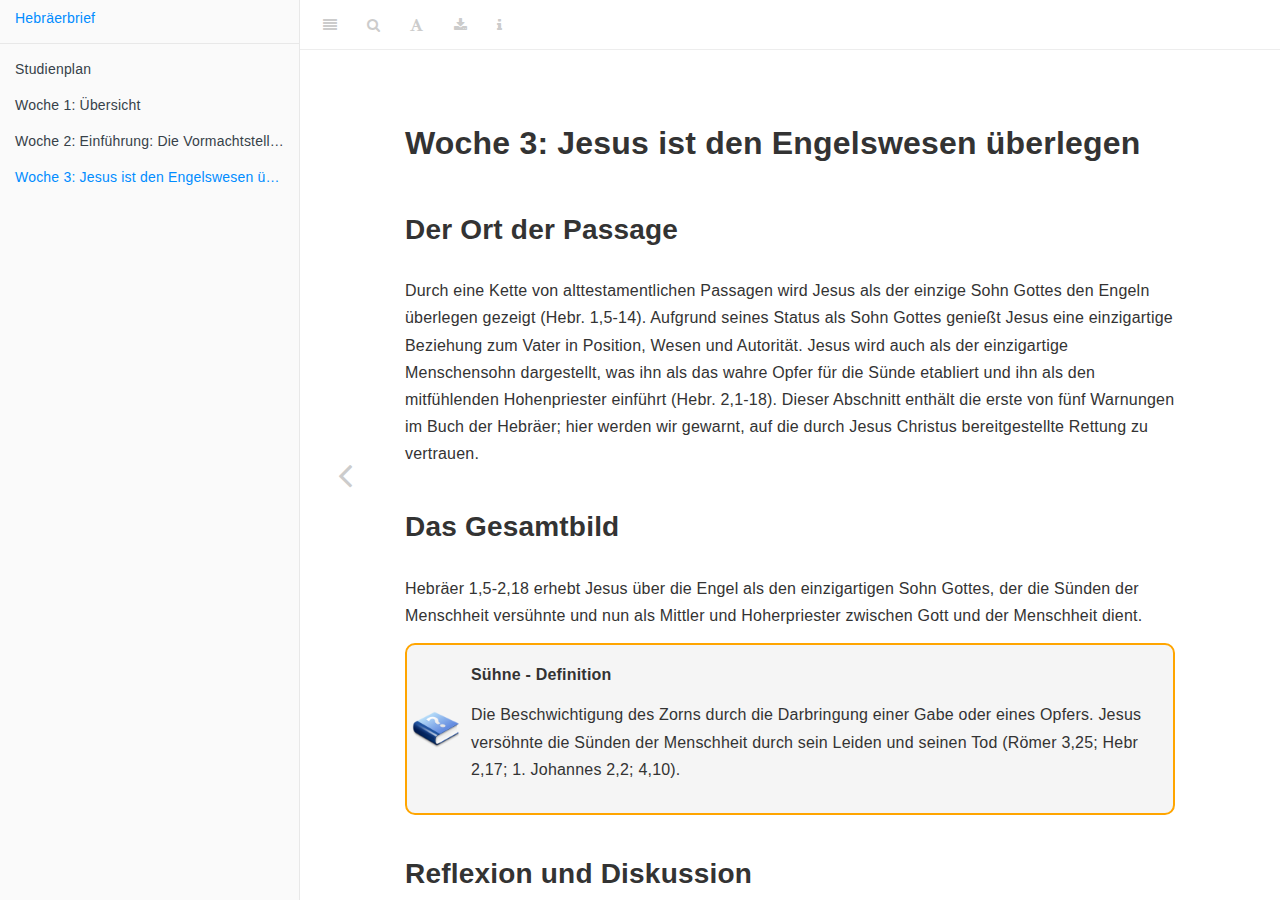
<file: docs/woche3.html>
<!DOCTYPE html>
<html xmlns="http://www.w3.org/1999/xhtml" lang="" xml:lang="">
<head>

  <meta charset="utf-8" />
  <meta http-equiv="X-UA-Compatible" content="IE=edge" />
  <title>Woche 3: Jesus ist den Engelswesen überlegen | Die Bibel kennen: Hebräerbrief</title>
  <meta name="description" content="Hebräerbrief - Eine 12-wöchige praktische Studienreihe" />
  <meta name="generator" content="bookdown 0.14 and GitBook 2.6.7" />

  <meta property="og:title" content="Woche 3: Jesus ist den Engelswesen überlegen | Die Bibel kennen: Hebräerbrief" />
  <meta property="og:type" content="book" />
  
  
  <meta property="og:description" content="Hebräerbrief - Eine 12-wöchige praktische Studienreihe" />
  <meta name="github-repo" content="bibelstudy/hebraeerbrief" />

  <meta name="twitter:card" content="summary" />
  <meta name="twitter:title" content="Woche 3: Jesus ist den Engelswesen überlegen | Die Bibel kennen: Hebräerbrief" />
  
  <meta name="twitter:description" content="Hebräerbrief - Eine 12-wöchige praktische Studienreihe" />
  



<meta name="date" content="2020-03-22" />

  <meta name="viewport" content="width=device-width, initial-scale=1" />
  <meta name="apple-mobile-web-app-capable" content="yes" />
  <meta name="apple-mobile-web-app-status-bar-style" content="black" />
  
  
<link rel="prev" href="woche2.html"/>

<script src="libs/jquery-2.2.3/jquery.min.js"></script>
<link href="libs/gitbook-2.6.7/css/style.css" rel="stylesheet" />
<link href="libs/gitbook-2.6.7/css/plugin-table.css" rel="stylesheet" />
<link href="libs/gitbook-2.6.7/css/plugin-bookdown.css" rel="stylesheet" />
<link href="libs/gitbook-2.6.7/css/plugin-highlight.css" rel="stylesheet" />
<link href="libs/gitbook-2.6.7/css/plugin-search.css" rel="stylesheet" />
<link href="libs/gitbook-2.6.7/css/plugin-fontsettings.css" rel="stylesheet" />
<link href="libs/gitbook-2.6.7/css/plugin-clipboard.css" rel="stylesheet" />












<link rel="stylesheet" href="style.css" type="text/css" />
</head>

<body>



  <div class="book without-animation with-summary font-size-2 font-family-1" data-basepath=".">

    <div class="book-summary">
      <nav role="navigation">

<ul class="summary">
<li><a href="https://bibelstudy.github.io/hebraeerbrief/">Hebräerbrief</a></li>

<li class="divider"></li>
<li class="chapter" data-level="" data-path="index.html"><a href="index.html"><i class="fa fa-check"></i>Studienplan</a></li>
<li class="chapter" data-level="" data-path="woche1.html"><a href="woche1.html"><i class="fa fa-check"></i>Woche 1: Übersicht</a></li>
<li class="chapter" data-level="" data-path="woche2.html"><a href="woche2.html"><i class="fa fa-check"></i>Woche 2: Einführung: Die Vormachtstellung Jesu Christi</a></li>
<li class="chapter" data-level="" data-path="woche3.html"><a href="woche3.html"><i class="fa fa-check"></i>Woche 3: Jesus ist den Engelswesen überlegen</a></li>
</ul>

      </nav>
    </div>

    <div class="book-body">
      <div class="body-inner">
        <div class="book-header" role="navigation">
          <h1>
            <i class="fa fa-circle-o-notch fa-spin"></i><a href="./">Die Bibel kennen: Hebräerbrief</a>
          </h1>
        </div>

        <div class="page-wrapper" tabindex="-1" role="main">
          <div class="page-inner">

            <section class="normal" id="section-">
<div id="woche3" class="section level1">
<h1>Woche 3: Jesus ist den Engelswesen überlegen</h1>
<div id="der-ort-der-passage-1" class="section level2">
<h2>Der Ort der Passage</h2>
<p>Durch eine Kette von alttestamentlichen Passagen wird Jesus als der einzige Sohn Gottes den Engeln überlegen gezeigt (Hebr. 1,5-14). Aufgrund seines Status als Sohn Gottes genießt Jesus eine einzigartige Beziehung zum Vater in Position, Wesen und Autorität. Jesus wird auch als der einzigartige Menschensohn dargestellt, was ihn als das wahre Opfer für die Sünde etabliert und ihn als den mitfühlenden Hohenpriester einführt (Hebr. 2,1-18). Dieser Abschnitt enthält die erste von fünf Warnungen im Buch der Hebräer; hier werden wir gewarnt, auf die durch Jesus Christus bereitgestellte Rettung zu vertrauen.</p>
</div>
<div id="das-gesamtbild-1" class="section level2">
<h2>Das Gesamtbild</h2>
<p>Hebräer 1,5-2,18 erhebt Jesus über die Engel als den einzigartigen Sohn Gottes, der die Sünden der Menschheit versühnte und nun als Mittler und Hoherpriester zwischen Gott und der Menschheit dient.</p>
<div class="definition">
<p>
<strong>Sühne - Definition</strong>
</p>
<p>
Die Beschwichtigung des Zorns durch die Darbringung einer Gabe oder eines Opfers. Jesus versöhnte die Sünden der Menschheit durch sein Leiden und seinen Tod (Römer 3,25; Hebr 2,17; 1. Johannes 2,2; 4,10).
</p>
</div>
</div>
<div id="reflexion-und-diskussion-1" class="section level2">
<h2>Reflexion und Diskussion</h2>
<p>Lesen Sie den gesamten Abschnitt für diese Studie, Hebräer 1:5-2:18. Nachdem Sie den gesamten Abschnitt gelesen haben, beginnen Sie damit, die aufgelisteten Teile erneut durchzulesen und Ihre eigenen Antworten auf die folgenden Fragen aufzuzeichnen. (Weitere Hintergrundinformationen finden Sie in der ESV-Studienbibel, Seiten 2361-2364, die online unter www.esvbible.org verfügbar ist).</p>
<div id="der-status-jesu-als-ewiger-sohn-und-konig-hebr.-15-14" class="section level3">
<h3>1. Der Status Jesu als ewiger Sohn und König (Hebr. 1,5-14)</h3>
<p>Der Autor unterstützt die Überlegenheit Jesu gegenüber den Engeln, indem er verschiedene Texte des Alten Testaments aneinander reiht, um seine Argumentation zu untermauern. Jesus wird durch die Art seiner Beziehung zum Vater (Hebr. 1,5), seine Stellung über die Engel (Hebr. 1,6-7) und seine königliche Autorität (Hebr. 1,8-9) als überlegen dargestellt. Wie stärkt die Anwendung alttestamentlicher Texte durch den Autor auf Jesu Sohnschaft (Ps. 2,7; 2 Sam. 7,14), seine Stellung (Ps. 97,7; 104,4) und seine Autorität (Ps. 45,6-7) unseren Glauben an Jesus heute?</p>
<p>Mit dem Zitat von Psalm 102,25-27 in Hebräer 1,10-12 betont der Autor die Rolle Jesu in der Schöpfung und seine ewige Natur. Wie stärken Jesu Rolle in der Schöpfung und seine ewige Herrschaft über die Schöpfung unsere Treue zu ihm?</p>
<p>In Hebräer 1,13 wendet der Autor Psalm 110,1 auf Jesus an und zeigt ihn als erhaben zur rechten Hand Gottes, eine Position des Vorrechts und der Macht (siehe Hebräer 1,3). Dieser spezielle Psalm bezieht sich auf die Inthronisierung des Königs und den Sieg über alle seine Feinde. Was vermittelt die Sitzhaltung Jesu über die Absichten Gottes im Leben, Tod und in der Auferstehung Christi?</p>
<p>Nach Hebräer 1,14 sind Engel dienende Geister, die die Aufgabe haben, denen zu dienen, die die Erlösung erben sollen. Wie spricht die Rolle der Engel zur Ehre des Evangeliums und zur Autorität von Jesus Christus?</p>
</div>
<div id="warnung-eins-vor-der-vernachlassigung-der-errettung-hebr.-21-4" class="section level3">
<h3>2. Warnung Eins: Vor der Vernachlässigung der Errettung (Hebr. 2,1-4)</h3>
<p>Der Autor untermauert die Verlässlichkeit des mosaischen Gesetzes dadurch, dass es von den Engeln gegeben wurde (Hebr. 2,2; siehe auch Deut. 33,2). Wenn das mosaische Gesetz mit einer Vergeltung für Ungehorsam kam, wie viel mehr werden dann diejenigen belohnt, die das von Gott dem Vater und Gott dem Sohn bezeugte und durch Zeichen, Wunder und Wundertaten bestätigte Heil ablehnen (Hebr. 2,3-4)? Warum sollten wir außerdem darauf achten, dass wir nicht vom Evangelium der Gnade abweichen und seine Anwendung auf unser Leben bewusst vernachlässigen (Hebr. 2,1)?</p>
</div>
<div id="jesus-als-der-grunder-des-heils-hebr.-25-18" class="section level3">
<h3>3. Jesus als der Gründer des Heils (Hebr. 2,5-18)</h3>
<p>In Hebräer 2,5-9 heißt es, dass die gegenwärtige und die zukünftige Welt Jesus Christus unterworfen sind. Aber zum gegenwärtigen Zeitpunkt sehen die Gläubigen die höchste Herrschaft Jesu über den Kosmos nicht klar. Darüber hinaus sind die Menschen angesichts des Sündenfalls und des Versagens des Menschen, den Schöpfungsauftrag aufrechtzuerhalten, vorübergehend in ihrem Status und ihrer Autorität niedriger als die Engel (1. Mose 1,28). Wie erfüllt Jesus als der wahre Vertreter der Menschheit Gottes Gebot, alles in der Schöpfung unter die Herrschaft zu stellen (Hebr 2,8)?</p>
<p>In Hebräer 2,10-13 zitiert der Autor Psalm 22,22 und Jesaja 8,17b-18, um zu zeigen, dass die Nachfolger des einen einzigartigen Sohnes Gottes nun auch “Söhne” genannt werden, denn sie werden durch Jesu vollkommenes Leben und Opfer in die neu erlöste Menschheitsfamilie aufgenommen. Welche Vorteile hat es, ein Sohn Gottes oder ein Bruder Jesu Christi zu sein (siehe Gal 4,1-7)?</p>
<p>In Hebräer 2,14-18 sehen wir die Solidarität Jesu mit der Menschheit, indem er “Fleisch und Blut” annimmt. Doch im Gegensatz zu dem, was jeder andere Mensch hätte tun können, stürmte Jesus die Tore des Todes, besiegte den Bösen und befreite uns aus der Sklaverei bis zum Tod (Hebr. 2,14-16). Wie also gibt Hebräer 2,17-18 den Gläubigen inmitten geistlicher Gebrechen Hoffnung?</p>
<div class="definition">
<p>
<strong>Gnade - Definition</strong>
</p>
<p>
Unverdiente Gunst, insbesondere die kostenlose Gabe der Erlösung, die Gott den Gläubigen durch den Glauben an Jesus Christus schenkt.
</p>
</div>
<p>Lesen Sie die folgenden drei Abschnitte zu den Themen Evangeliums-Blicke, Ganz-Bibel-Verbindungen und Theologische Sondierungen. Nehmen Sie sich dann Zeit, über die persönlichen Auswirkungen nachzudenken, die diese Abschnitte für Ihren Weg mit dem Herrn haben können.</p>
</div>
</div>
<div id="einblicke-in-das-evangelium-1" class="section level2">
<h2>Einblicke in das Evangelium</h2>
<p><strong>ZUVERLÄSSIGES EVANGELIUM.</strong> Die Gefahr, das Evangelium Jesu Christi zu vernachlässigen, wird durch seine Überlegenheit gegenüber der vorherigen Offenbarung, die durch Propheten und Engel kam, noch erhöht (Hebr. 1,2; 2,2). Verlässlichen Augenzeugen zufolge verkündete Jesus selbst zuerst seine gute Nachricht (Hebr. 2,3). Darüber hinaus bestätigte Gott diese von Jesus verkündete gute Nachricht mit Zeichen, Wundern, Wundertaten und Gaben des Heiligen Geistes (Apg 2,22; 2. Kor 12,12; Hebr 2,4). Das Evangelium ist nicht nur eine gute Nachricht; es ist eine verlässliche gute Nachricht - eine gute Nachricht, auf die es sich lohnt, unser Leben zu riskieren.</p>
<p><strong>DER GUTE KÖNIG.</strong> Im ersten Jahrhundert wurde das “Evangelium” (“gute Nachricht”) regelmäßig verwendet, um die Geburt, die Verkündigung, die Thronbesteigung oder den Sieg eines großen Königs zu bezeichnen. Nach Hebräer 1,8 ist Jesus der ewige messianische König, dessen Herrschaft nie enden wird. Im Gegensatz zu den davidischen Königen der Vergangenheit wird seine Herrschaft nicht durch Zerbrechlichkeit behindert. Die Herrschaft Jesu ist von vollkommener Gerechtigkeit und Rechtschaffenheit geprägt. Die königliche Herrschaft Jesu ist auch insofern gut, als er sein Volk befreit, heiligt und für es sorgt (Hebr. 1,8; 2,6; 9-18). Schließlich wird Jesus, anders als jeder andere König in der Geschichte, für immer und ewig als König der Könige regieren (Offb 5,9-14).</p>
<p><strong>TRANK TIEF AUS DEM TOD.</strong> Als vollkommenes Opfer kostete Jesus den Tod für alle, die glauben (Hebr. 2,9). Mehr noch, Jesus trank den Kelch des Zornes Gottes bis zum bitteren Abschaum, um den Zorn Gottes für die Gläubigen zu verzehren und so den Todesgriff des Teufels zu zerstören (Hebr. 2,14-15, 17). In Christus gibt es keine Angst im Tod, sondern nur Hoffnung im Leben. Am Kreuz hat Jesus die Macht des Todes beseitigt. In seiner mächtigen Auferstehung besiegelte Jesus die Verheißung eines neuen ewigen Lebens. Ganz-Bibel-Verbindungen</p>
<p><strong>VERWALTETER KÖNIG.</strong> In Hebräer 1,5b greift der Autor die Verkündigung König Davids über seinen Bundeserben auf, den Gott als seinen eigenen Sohn einsetzen wird (2 Sam 7,14; 1 Chron 17,13). Im Zusammenhang mit 2 Samuel ist dies sicherlich Salomo. Während diese Worte in Salomo nie verwirklicht wurden, haben sie ihre Erfüllung in Jesus gefunden, der der wahre und größere Davidskönig ist, dessen Königreich für immer errichtet ist (2. Sam. 7,16). Daher findet die königliche Herrschaft, die die israelitischen Könige vorausgesagt haben - die aber nicht als Vertreter Gottes auf Erden aufrecht erhalten werden konnte - ihre Erfüllung in Jesus (Hebr. 2,8-9; Offb. 3,21). Die Könige des Alten Testaments sind die Schatten; Jesus ist die Substanz. Jesus ist der ewige König der Könige, dessen vollkommene Herrschaft und Gerechtigkeit niemals enden wird.</p>
<p><strong>DER GEISTLICHE EXODUS.</strong> Der Autor des Hebräerbriefes bezeichnet Jesus nicht nur als den Gründer des Heils, sondern auch als denjenigen, der das Volk des neuen Bundes in die Herrlichkeit führt (Hebr. 2,10). Einige Bibelversionen übersetzen “Gründer” mit “Pionier”. Die Symbolik von Jesus, der unsere Rettung vorbereitet hat, blickt im Alten Testament auf diejenigen zurück, die die Israeliten durch die Wüste und auch in die Schlacht geführt haben (Num. 10,4; 13,2-3; Jud. 5,15; 9,44; 11,6-11; 1 Chron. 5,24; 26,26; 2. Chron. 23,14; Neh. 2,9). Als Vorläufer und Vertreter seines Volkes ist Jesus in die Gegenwart Gottes eingetreten, um ihnen den Eintritt in die Gegenwart Gottes zu sichern; er ist der Weg geworden, auf dem sie in die verheißene Ruhe Gottes eintreten können. Jesus ist der wahre und größere Mose, der sein ganzes Volk in Gottes Ruhe erlöst.</p>
<p><strong>BESCHAFFUNG.</strong> Das Wort “Versöhnung” vermittelt den Sinn eines Sühneopfers, das den Zorn Gottes gegen die Sünde befriedigt (Römer 3,25; Hebr 2,17). In der gesamten Erlösungsgeschichte wird Gottes gerechter Zorn als Notwendigkeit gezeigt, besänftigt zu werden, bevor die Sünde des Volkes Gottes vergeben werden kann. Die endgültige Versöhnung durch Christus, die ein für allemal den vollen Lohn für die Sünde bringt, wird im Alten Testament mehrmals angedeutet (Ex 32,11-14; Num 25,8; Josh 7,25-26). Wo die alttestamentlichen Opfer versagten, gelang es Jesus, Gottes Zorn ein für allemal gegen die Sünde seines Volkes zu versöhnen.</p>
<div class="definition">
<p>
Erlösung - Definition
</p>
<p>
Befreiung von den ewigen Folgen der Sünde. Der Tod und die Auferstehung Jesu erkauften den Gläubigen ewige Erlösung (Römer 1,16).
</p>
</div>
</div>
<div id="theologische-sondierungen-1" class="section level2">
<h2>Theologische Sondierungen</h2>
<p><strong>ANGELS.</strong> Nach der Heiligen Schrift sind Engel majestätische, erschaffene Wesen, die in erster Linie als Anbeter und Boten Gottes fungieren, seinen Willen offenbaren und Schlüsselereignisse in der gesamten Erlösungsgeschichte ankündigen (Dan 9,20-27; Lukas 1,11-20; Apg 7,38; Hebr 2,2). Engel dienen auch dem Volk Gottes (1. Könige 19,5-7; Ps. 91,11; Hebr. 1,14). Die Pracht der Engel dient als Bezugspunkt, von dem aus der Autor der Hebräer von der viel höheren Stellung des erhabenen Sohnes sprechen kann (Hebr. 1,5-13). Die Anbetung Christi durch die Engel, wenn er in den Himmel kommt, festigt seine überragende Stellung (Hebr. 1,6). Obwohl Engel schöne und mächtige Wesen sind, übertrifft die Schönheit und Macht Christi die ihre exponentiell.</p>
<p><strong>MENSCHLICHKEIT JESU.</strong> Während seiner Zeit auf der Erde wurde Jesus als der inkarnierte Gottmensch niedriger als die Engel gemacht, indem er voll an menschlichem Fleisch und Blut teilhatte (Hebr. 2,9.14). Die Menschlichkeit Christi war notwendig, damit er Versuchungen und Leiden ertragen und so als das einzige wahre Opfer für die Sünde dienen konnte. Wenn Jesus nicht in jeder Hinsicht (außer der Sünde) menschlich wurde und die ganze Bandbreite der Versuchung erfuhr, konnte er nicht als mitfühlender Hohepriester dienen, der die geistlichen Gebrechen der Menschen kennt.</p>
<p><strong>WUNDER.</strong> In der Bibel sind Wunder Gottes nicht-normative Machttaten, durch die er von sich selbst Zeugnis ablegt und seine Boten und seine Botschaft beglaubigt (Johannes 2,11; 3,2; Apostelgeschichte 2,22). In der frühen Kirche vollbrachten die Apostel und andere ebenfalls Wunder, um die Gültigkeit der von ihnen verkündeten Evangeliumsbotschaft zu bestätigen (Apg 2,43; 3,6-10; 4,30; 8,6-8,13; 9,40-42). In Hebräer 2,3-4 lesen wir, dass Gott die Botschaft der Erlösung selbst durch Zeichen und Wunder bestätigt hat.</p>
</div>
<div id="personliche-implikationen-1" class="section level2">
<h2>Persönliche Implikationen</h2>
<p>Nehmen Sie sich Zeit, über die Auswirkungen von Hebräer 1,5-2,18 auf Ihr eigenes Leben heute nachzudenken. Beachten Sie die persönlichen Implikationen für Ihren Weg mit dem Herrn im Licht der (1) Evangeliums-Blicke, (2) Gesamtbiblischen Zusammenhänge, (3) Theologischen Klänge und (4) dieses Abschnitts als Ganzes.</p>
<ol style="list-style-type: decimal">
<li>Einblicke in das Evangelium</li>
<li>Ganz-Bibel-Verbindungen</li>
<li>Theologische Sondierungen</li>
<li>Hebräer 1,5-2,18</li>
</ol>
</div>
<div id="wenn-sie-diese-einheit-abschliessen-.-.-.-1" class="section level2">
<h2>Wenn Sie diese Einheit abschliessen . . .</h2>
<p>Nehmen Sie sich jetzt einen Moment Zeit, um den Segen und die Hilfe des Herrn zu erbitten, während Sie mit dem Studium der Hebräer fortfahren. Nehmen Sie sich auch einen Moment Zeit, um diese Studieneinheit noch einmal durchzugehen, über einige Dinge nachzudenken, die der Herr Sie vielleicht lehrt, und sich Dinge zu merken, die Sie in Zukunft noch einmal überprüfen sollten.</p>
<hr />
<p>Nur für private Zwecke. Übersetzt aus dem Englischen von eurem Diener</p>
<p>Hebrews: A 12-Week Study © 2015 by Matthew Z. Capps. All rights reserved.</p>
<p><a href="https://www.thegospelcoalition.org/course/knowing-bible-hebrews/#week-1-overview" class="uri">https://www.thegospelcoalition.org/course/knowing-bible-hebrews/#week-1-overview</a></p>

</div>
</div>
<script type="text/javascript">
  (function(){
      var ga = document.createElement('script');
      ga.src = 'https://www.bibleserver.com/api/parser.js?key=be4b4dd5942abc87f9bfae618739504735979c2d&lang=de';
      ga.setAttribute('async', 'true');
      document.documentElement.firstChild.appendChild(ga);
  })();
  //var bsQuery = '.page-inner'; // jQuery-Selektor für Wrapper der Suche (optional)
  var bsTrl   = 'SLT';      // Verlinkte Übersetzung (optional)
</script>
            </section>

          </div>
        </div>
      </div>
<a href="woche2.html" class="navigation navigation-prev navigation-unique" aria-label="Previous page"><i class="fa fa-angle-left"></i></a>

    </div>
  </div>
<script src="libs/gitbook-2.6.7/js/app.min.js"></script>
<script src="libs/gitbook-2.6.7/js/lunr.js"></script>
<script src="libs/gitbook-2.6.7/js/clipboard.min.js"></script>
<script src="libs/gitbook-2.6.7/js/plugin-search.js"></script>
<script src="libs/gitbook-2.6.7/js/plugin-sharing.js"></script>
<script src="libs/gitbook-2.6.7/js/plugin-fontsettings.js"></script>
<script src="libs/gitbook-2.6.7/js/plugin-bookdown.js"></script>
<script src="libs/gitbook-2.6.7/js/jquery.highlight.js"></script>
<script src="libs/gitbook-2.6.7/js/plugin-clipboard.js"></script>
<script>
gitbook.require(["gitbook"], function(gitbook) {
gitbook.start({
"sharing": {
"github": false,
"facebook": false,
"twitter": false,
"google": false,
"linkedin": false,
"weibo": false,
"instapaper": false,
"vk": false,
"all": false
},
"fontsettings": {
"theme": "white",
"family": "sans",
"size": 2
},
"edit": {
"link": null,
"text": null
},
"history": {
"link": null,
"text": null
},
"download": ["bookdown-demo.pdf", "bookdown-demo.epub"],
"toc": {
"collapse": "subsection"
}
});
});
</script>

</body>

</html>
</file>
<file: docs/libs/gitbook-2.6.7/css/plugin-table.css>
.book .book-body .page-wrapper .page-inner section.normal table{display:table;width:100%;border-collapse:collapse;border-spacing:0;overflow:auto}.book .book-body .page-wrapper .page-inner section.normal table td,.book .book-body .page-wrapper .page-inner section.normal table th{padding:6px 13px;border:1px solid #ddd}.book .book-body .page-wrapper .page-inner section.normal table tr{background-color:#fff;border-top:1px solid #ccc}.book .book-body .page-wrapper .page-inner section.normal table tr:nth-child(2n){background-color:#f8f8f8}.book .book-body .page-wrapper .page-inner section.normal table th{font-weight:700}
</file>
<file: docs/libs/gitbook-2.6.7/css/plugin-bookdown.css>
.book .book-header h1 {
  padding-left: 20px;
  padding-right: 20px;
}
.book .book-header.fixed {
  position: fixed;
  right: 0;
  top: 0;
  left: 0;
  border-bottom: 1px solid rgba(0,0,0,.07);
}
span.search-highlight {
  background-color: #ffff88;
}
@media (min-width: 600px) {
  .book.with-summary .book-header.fixed {
    left: 300px;
  }
}
@media (max-width: 1240px) {
  .book .book-body.fixed {
    top: 50px;
  }
  .book .book-body.fixed .body-inner {
    top: auto;
  }
}
@media (max-width: 600px) {
  .book.with-summary .book-header.fixed {
    left: calc(100% - 60px);
    min-width: 300px;
  }
  .book.with-summary .book-body {
    transform: none;
    left: calc(100% - 60px);
    min-width: 300px;
  }
  .book .book-body.fixed {
    top: 0;
  }
}

.book .book-body.fixed .body-inner {
  top: 50px;
}
.book .book-body .page-wrapper .page-inner section.normal sub, .book .book-body .page-wrapper .page-inner section.normal sup {
  font-size: 85%;
}

@media print {
  .book .book-summary, .book .book-body .book-header, .fa {
    display: none !important;
  }
  .book .book-body.fixed {
    left: 0px;
  }
  .book .book-body,.book .book-body .body-inner, .book.with-summary {
    overflow: visible !important;
  }
}
.kable_wrapper {
  border-spacing: 20px 0;
  border-collapse: separate;
  border: none;
  margin: auto;
}
.kable_wrapper > tbody > tr > td {
  vertical-align: top;
}
.book .book-body .page-wrapper .page-inner section.normal table tr.header {
  border-top-width: 2px;
}
.book .book-body .page-wrapper .page-inner section.normal table tr:last-child td {
  border-bottom-width: 2px;
}
.book .book-body .page-wrapper .page-inner section.normal table td, .book .book-body .page-wrapper .page-inner section.normal table th {
  border-left: none;
  border-right: none;
}
.book .book-body .page-wrapper .page-inner section.normal table.kable_wrapper > tbody > tr, .book .book-body .page-wrapper .page-inner section.normal table.kable_wrapper > tbody > tr > td {
  border-top: none;
}
.book .book-body .page-wrapper .page-inner section.normal table.kable_wrapper > tbody > tr:last-child > td {
    border-bottom: none;
}

div.theorem, div.lemma, div.corollary, div.proposition, div.conjecture {
  font-style: italic;
}
span.theorem, span.lemma, span.corollary, span.proposition, span.conjecture {
  font-style: normal;
}
div.proof>*:last-child:after {
  content: "\25a2";
  float: right;
}
.header-section-number {
  padding-right: .5em;
}
</file>
<file: docs/libs/gitbook-2.6.7/css/plugin-highlight.css>
.book .book-body .page-wrapper .page-inner section.normal pre,
.book .book-body .page-wrapper .page-inner section.normal code {
  /* http://jmblog.github.com/color-themes-for-google-code-highlightjs */
  /* Tomorrow Comment */
  /* Tomorrow Red */
  /* Tomorrow Orange */
  /* Tomorrow Yellow */
  /* Tomorrow Green */
  /* Tomorrow Aqua */
  /* Tomorrow Blue */
  /* Tomorrow Purple */
}
.book .book-body .page-wrapper .page-inner section.normal pre .hljs-comment,
.book .book-body .page-wrapper .page-inner section.normal code .hljs-comment,
.book .book-body .page-wrapper .page-inner section.normal pre .hljs-title,
.book .book-body .page-wrapper .page-inner section.normal code .hljs-title {
  color: #8e908c;
}
.book .book-body .page-wrapper .page-inner section.normal pre .hljs-variable,
.book .book-body .page-wrapper .page-inner section.normal code .hljs-variable,
.book .book-body .page-wrapper .page-inner section.normal pre .hljs-attribute,
.book .book-body .page-wrapper .page-inner section.normal code .hljs-attribute,
.book .book-body .page-wrapper .page-inner section.normal pre .hljs-tag,
.book .book-body .page-wrapper .page-inner section.normal code .hljs-tag,
.book .book-body .page-wrapper .page-inner section.normal pre .hljs-regexp,
.book .book-body .page-wrapper .page-inner section.normal code .hljs-regexp,
.book .book-body .page-wrapper .page-inner section.normal pre .ruby .hljs-constant,
.book .book-body .page-wrapper .page-inner section.normal code .ruby .hljs-constant,
.book .book-body .page-wrapper .page-inner section.normal pre .xml .hljs-tag .hljs-title,
.book .book-body .page-wrapper .page-inner section.normal code .xml .hljs-tag .hljs-title,
.book .book-body .page-wrapper .page-inner section.normal pre .xml .hljs-pi,
.book .book-body .page-wrapper .page-inner section.normal code .xml .hljs-pi,
.book .book-body .page-wrapper .page-inner section.normal pre .xml .hljs-doctype,
.book .book-body .page-wrapper .page-inner section.normal code .xml .hljs-doctype,
.book .book-body .page-wrapper .page-inner section.normal pre .html .hljs-doctype,
.book .book-body .page-wrapper .page-inner section.normal code .html .hljs-doctype,
.book .book-body .page-wrapper .page-inner section.normal pre .css .hljs-id,
.book .book-body .page-wrapper .page-inner section.normal code .css .hljs-id,
.book .book-body .page-wrapper .page-inner section.normal pre .css .hljs-class,
.book .book-body .page-wrapper .page-inner section.normal code .css .hljs-class,
.book .book-body .page-wrapper .page-inner section.normal pre .css .hljs-pseudo,
.book .book-body .page-wrapper .page-inner section.normal code .css .hljs-pseudo {
  color: #c82829;
}
.book .book-body .page-wrapper .page-inner section.normal pre .hljs-number,
.book .book-body .page-wrapper .page-inner section.normal code .hljs-number,
.book .book-body .page-wrapper .page-inner section.normal pre .hljs-preprocessor,
.book .book-body .page-wrapper .page-inner section.normal code .hljs-preprocessor,
.book .book-body .page-wrapper .page-inner section.normal pre .hljs-pragma,
.book .book-body .page-wrapper .page-inner section.normal code .hljs-pragma,
.book .book-body .page-wrapper .page-inner section.normal pre .hljs-built_in,
.book .book-body .page-wrapper .page-inner section.normal code .hljs-built_in,
.book .book-body .page-wrapper .page-inner section.normal pre .hljs-literal,
.book .book-body .page-wrapper .page-inner section.normal code .hljs-literal,
.book .book-body .page-wrapper .page-inner section.normal pre .hljs-params,
.book .book-body .page-wrapper .page-inner section.normal code .hljs-params,
.book .book-body .page-wrapper .page-inner section.normal pre .hljs-constant,
.book .book-body .page-wrapper .page-inner section.normal code .hljs-constant {
  color: #f5871f;
}
.book .book-body .page-wrapper .page-inner section.normal pre .ruby .hljs-class .hljs-title,
.book .book-body .page-wrapper .page-inner section.normal code .ruby .hljs-class .hljs-title,
.book .book-body .page-wrapper .page-inner section.normal pre .css .hljs-rules .hljs-attribute,
.book .book-body .page-wrapper .page-inner section.normal code .css .hljs-rules .hljs-attribute {
  color: #eab700;
}
.book .book-body .page-wrapper .page-inner section.normal pre .hljs-string,
.book .book-body .page-wrapper .page-inner section.normal code .hljs-string,
.book .book-body .page-wrapper .page-inner section.normal pre .hljs-value,
.book .book-body .page-wrapper .page-inner section.normal code .hljs-value,
.book .book-body .page-wrapper .page-inner section.normal pre .hljs-inheritance,
.book .book-body .page-wrapper .page-inner section.normal code .hljs-inheritance,
.book .book-body .page-wrapper .page-inner section.normal pre .hljs-header,
.book .book-body .page-wrapper .page-inner section.normal code .hljs-header,
.book .book-body .page-wrapper .page-inner section.normal pre .ruby .hljs-symbol,
.book .book-body .page-wrapper .page-inner section.normal code .ruby .hljs-symbol,
.book .book-body .page-wrapper .page-inner section.normal pre .xml .hljs-cdata,
.book .book-body .page-wrapper .page-inner section.normal code .xml .hljs-cdata {
  color: #718c00;
}
.book .book-body .page-wrapper .page-inner section.normal pre .css .hljs-hexcolor,
.book .book-body .page-wrapper .page-inner section.normal code .css .hljs-hexcolor {
  color: #3e999f;
}
.book .book-body .page-wrapper .page-inner section.normal pre .hljs-function,
.book .book-body .page-wrapper .page-inner section.normal code .hljs-function,
.book .book-body .page-wrapper .page-inner section.normal pre .python .hljs-decorator,
.book .book-body .page-wrapper .page-inner section.normal code .python .hljs-decorator,
.book .book-body .page-wrapper .page-inner section.normal pre .python .hljs-title,
.book .book-body .page-wrapper .page-inner section.normal code .python .hljs-title,
.book .book-body .page-wrapper .page-inner section.normal pre .ruby .hljs-function .hljs-title,
.book .book-body .page-wrapper .page-inner section.normal code .ruby .hljs-function .hljs-title,
.book .book-body .page-wrapper .page-inner section.normal pre .ruby .hljs-title .hljs-keyword,
.book .book-body .page-wrapper .page-inner section.normal code .ruby .hljs-title .hljs-keyword,
.book .book-body .page-wrapper .page-inner section.normal pre .perl .hljs-sub,
.book .book-body .page-wrapper .page-inner section.normal code .perl .hljs-sub,
.book .book-body .page-wrapper .page-inner section.normal pre .javascript .hljs-title,
.book .book-body .page-wrapper .page-inner section.normal code .javascript .hljs-title,
.book .book-body .page-wrapper .page-inner section.normal pre .coffeescript .hljs-title,
.book .book-body .page-wrapper .page-inner section.normal code .coffeescript .hljs-title {
  color: #4271ae;
}
.book .book-body .page-wrapper .page-inner section.normal pre .hljs-keyword,
.book .book-body .page-wrapper .page-inner section.normal code .hljs-keyword,
.book .book-body .page-wrapper .page-inner section.normal pre .javascript .hljs-function,
.book .book-body .page-wrapper .page-inner section.normal code .javascript .hljs-function {
  color: #8959a8;
}
.book .book-body .page-wrapper .page-inner section.normal pre .hljs,
.book .book-body .page-wrapper .page-inner section.normal code .hljs {
  display: block;
  background: white;
  color: #4d4d4c;
  padding: 0.5em;
}
.book .book-body .page-wrapper .page-inner section.normal pre .coffeescript .javascript,
.book .book-body .page-wrapper .page-inner section.normal code .coffeescript .javascript,
.book .book-body .page-wrapper .page-inner section.normal pre .javascript .xml,
.book .book-body .page-wrapper .page-inner section.normal code .javascript .xml,
.book .book-body .page-wrapper .page-inner section.normal pre .tex .hljs-formula,
.book .book-body .page-wrapper .page-inner section.normal code .tex .hljs-formula,
.book .book-body .page-wrapper .page-inner section.normal pre .xml .javascript,
.book .book-body .page-wrapper .page-inner section.normal code .xml .javascript,
.book .book-body .page-wrapper .page-inner section.normal pre .xml .vbscript,
.book .book-body .page-wrapper .page-inner section.normal code .xml .vbscript,
.book .book-body .page-wrapper .page-inner section.normal pre .xml .css,
.book .book-body .page-wrapper .page-inner section.normal code .xml .css,
.book .book-body .page-wrapper .page-inner section.normal pre .xml .hljs-cdata,
.book .book-body .page-wrapper .page-inner section.normal code .xml .hljs-cdata {
  opacity: 0.5;
}
.book.color-theme-1 .book-body .page-wrapper .page-inner section.normal pre,
.book.color-theme-1 .book-body .page-wrapper .page-inner section.normal code {
  /*

Orginal Style from ethanschoonover.com/solarized (c) Jeremy Hull <sourdrums@gmail.com>

*/
  /* Solarized Green */
  /* Solarized Cyan */
  /* Solarized Blue */
  /* Solarized Yellow */
  /* Solarized Orange */
  /* Solarized Red */
  /* Solarized Violet */
}
.book.color-theme-1 .book-body .page-wrapper .page-inner section.normal pre .hljs,
.book.color-theme-1 .book-body .page-wrapper .page-inner section.normal code .hljs {
  display: block;
  padding: 0.5em;
  background: #fdf6e3;
  color: #657b83;
}
.book.color-theme-1 .book-body .page-wrapper .page-inner section.normal pre .hljs-comment,
.book.color-theme-1 .book-body .page-wrapper .page-inner section.normal code .hljs-comment,
.book.color-theme-1 .book-body .page-wrapper .page-inner section.normal pre .hljs-template_comment,
.book.color-theme-1 .book-body .page-wrapper .page-inner section.normal code .hljs-template_comment,
.book.color-theme-1 .book-body .page-wrapper .page-inner section.normal pre .diff .hljs-header,
.book.color-theme-1 .book-body .page-wrapper .page-inner section.normal code .diff .hljs-header,
.book.color-theme-1 .book-body .page-wrapper .page-inner section.normal pre .hljs-doctype,
.book.color-theme-1 .book-body .page-wrapper .page-inner section.normal code .hljs-doctype,
.book.color-theme-1 .book-body .page-wrapper .page-inner section.normal pre .hljs-pi,
.book.color-theme-1 .book-body .page-wrapper .page-inner section.normal code .hljs-pi,
.book.color-theme-1 .book-body .page-wrapper .page-inner section.normal pre .lisp .hljs-string,
.book.color-theme-1 .book-body .page-wrapper .page-inner section.normal code .lisp .hljs-string,
.book.color-theme-1 .book-body .page-wrapper .page-inner section.normal pre .hljs-javadoc,
.book.color-theme-1 .book-body .page-wrapper .page-inner section.normal code .hljs-javadoc {
  color: #93a1a1;
}
.book.color-theme-1 .book-body .page-wrapper .page-inner section.normal pre .hljs-keyword,
.book.color-theme-1 .book-body .page-wrapper .page-inner section.normal code .hljs-keyword,
.book.color-theme-1 .book-body .page-wrapper .page-inner section.normal pre .hljs-winutils,
.book.color-theme-1 .book-body .page-wrapper .page-inner section.normal code .hljs-winutils,
.book.color-theme-1 .book-body .page-wrapper .page-inner section.normal pre .method,
.book.color-theme-1 .book-body .page-wrapper .page-inner section.normal code .method,
.book.color-theme-1 .book-body .page-wrapper .page-inner section.normal pre .hljs-addition,
.book.color-theme-1 .book-body .page-wrapper .page-inner section.normal code .hljs-addition,
.book.color-theme-1 .book-body .page-wrapper .page-inner section.normal pre .css .hljs-tag,
.book.color-theme-1 .book-body .page-wrapper .page-inner section.normal code .css .hljs-tag,
.book.color-theme-1 .book-body .page-wrapper .page-inner section.normal pre .hljs-request,
.book.color-theme-1 .book-body .page-wrapper .page-inner section.normal code .hljs-request,
.book.color-theme-1 .book-body .page-wrapper .page-inner section.normal pre .hljs-status,
.book.color-theme-1 .book-body .page-wrapper .page-inner section.normal code .hljs-status,
.book.color-theme-1 .book-body .page-wrapper .page-inner section.normal pre .nginx .hljs-title,
.book.color-theme-1 .book-body .page-wrapper .page-inner section.normal code .nginx .hljs-title {
  color: #859900;
}
.book.color-theme-1 .book-body .page-wrapper .page-inner section.normal pre .hljs-number,
.book.color-theme-1 .book-body .page-wrapper .page-inner section.normal code .hljs-number,
.book.color-theme-1 .book-body .page-wrapper .page-inner section.normal pre .hljs-command,
.book.color-theme-1 .book-body .page-wrapper .page-inner section.normal code .hljs-command,
.book.color-theme-1 .book-body .page-wrapper .page-inner section.normal pre .hljs-string,
.book.color-theme-1 .book-body .page-wrapper .page-inner section.normal code .hljs-string,
.book.color-theme-1 .book-body .page-wrapper .page-inner section.normal pre .hljs-tag .hljs-value,
.book.color-theme-1 .book-body .page-wrapper .page-inner section.normal code .hljs-tag .hljs-value,
.book.color-theme-1 .book-body .page-wrapper .page-inner section.normal pre .hljs-rules .hljs-value,
.book.color-theme-1 .book-body .page-wrapper .page-inner section.normal code .hljs-rules .hljs-value,
.book.color-theme-1 .book-body .page-wrapper .page-inner section.normal pre .hljs-phpdoc,
.book.color-theme-1 .book-body .page-wrapper .page-inner section.normal code .hljs-phpdoc,
.book.color-theme-1 .book-body .page-wrapper .page-inner section.normal pre .tex .hljs-formula,
.book.color-theme-1 .book-body .page-wrapper .page-inner section.normal code .tex .hljs-formula,
.book.color-theme-1 .book-body .page-wrapper .page-inner section.normal pre .hljs-regexp,
.book.color-theme-1 .book-body .page-wrapper .page-inner section.normal code .hljs-regexp,
.book.color-theme-1 .book-body .page-wrapper .page-inner section.normal pre .hljs-hexcolor,
.book.color-theme-1 .book-body .page-wrapper .page-inner section.normal code .hljs-hexcolor,
.book.color-theme-1 .book-body .page-wrapper .page-inner section.normal pre .hljs-link_url,
.book.color-theme-1 .book-body .page-wrapper .page-inner section.normal code .hljs-link_url {
  color: #2aa198;
}
.book.color-theme-1 .book-body .page-wrapper .page-inner section.normal pre .hljs-title,
.book.color-theme-1 .book-body .page-wrapper .page-inner section.normal code .hljs-title,
.book.color-theme-1 .book-body .page-wrapper .page-inner section.normal pre .hljs-localvars,
.book.color-theme-1 .book-body .page-wrapper .page-inner section.normal code .hljs-localvars,
.book.color-theme-1 .book-body .page-wrapper .page-inner section.normal pre .hljs-chunk,
.book.color-theme-1 .book-body .page-wrapper .page-inner section.normal code .hljs-chunk,
.book.color-theme-1 .book-body .page-wrapper .page-inner section.normal pre .hljs-decorator,
.book.color-theme-1 .book-body .page-wrapper .page-inner section.normal code .hljs-decorator,
.book.color-theme-1 .book-body .page-wrapper .page-inner section.normal pre .hljs-built_in,
.book.color-theme-1 .book-body .page-wrapper .page-inner section.normal code .hljs-built_in,
.book.color-theme-1 .book-body .page-wrapper .page-inner section.normal pre .hljs-identifier,
.book.color-theme-1 .book-body .page-wrapper .page-inner section.normal code .hljs-identifier,
.book.color-theme-1 .book-body .page-wrapper .page-inner section.normal pre .vhdl .hljs-literal,
.book.color-theme-1 .book-body .page-wrapper .page-inner section.normal code .vhdl .hljs-literal,
.book.color-theme-1 .book-body .page-wrapper .page-inner section.normal pre .hljs-id,
.book.color-theme-1 .book-body .page-wrapper .page-inner section.normal code .hljs-id,
.book.color-theme-1 .book-body .page-wrapper .page-inner section.normal pre .css .hljs-function,
.book.color-theme-1 .book-body .page-wrapper .page-inner section.normal code .css .hljs-function {
  color: #268bd2;
}
.book.color-theme-1 .book-body .page-wrapper .page-inner section.normal pre .hljs-attribute,
.book.color-theme-1 .book-body .page-wrapper .page-inner section.normal code .hljs-attribute,
.book.color-theme-1 .book-body .page-wrapper .page-inner section.normal pre .hljs-variable,
.book.color-theme-1 .book-body .page-wrapper .page-inner section.normal code .hljs-variable,
.book.color-theme-1 .book-body .page-wrapper .page-inner section.normal pre .lisp .hljs-body,
.book.color-theme-1 .book-body .page-wrapper .page-inner section.normal code .lisp .hljs-body,
.book.color-theme-1 .book-body .page-wrapper .page-inner section.normal pre .smalltalk .hljs-number,
.book.color-theme-1 .book-body .page-wrapper .page-inner section.normal code .smalltalk .hljs-number,
.book.color-theme-1 .book-body .page-wrapper .page-inner section.normal pre .hljs-constant,
.book.color-theme-1 .book-body .page-wrapper .page-inner section.normal code .hljs-constant,
.book.color-theme-1 .book-body .page-wrapper .page-inner section.normal pre .hljs-class .hljs-title,
.book.color-theme-1 .book-body .page-wrapper .page-inner section.normal code .hljs-class .hljs-title,
.book.color-theme-1 .book-body .page-wrapper .page-inner section.normal pre .hljs-parent,
.book.color-theme-1 .book-body .page-wrapper .page-inner section.normal code .hljs-parent,
.book.color-theme-1 .book-body .page-wrapper .page-inner section.normal pre .haskell .hljs-type,
.book.color-theme-1 .book-body .page-wrapper .page-inner section.normal code .haskell .hljs-type,
.book.color-theme-1 .book-body .page-wrapper .page-inner section.normal pre .hljs-link_reference,
.book.color-theme-1 .book-body .page-wrapper .page-inner section.normal code .hljs-link_reference {
  color: #b58900;
}
.book.color-theme-1 .book-body .page-wrapper .page-inner section.normal pre .hljs-preprocessor,
.book.color-theme-1 .book-body .page-wrapper .page-inner section.normal code .hljs-preprocessor,
.book.color-theme-1 .book-body .page-wrapper .page-inner section.normal pre .hljs-preprocessor .hljs-keyword,
.book.color-theme-1 .book-body .page-wrapper .page-inner section.normal code .hljs-preprocessor .hljs-keyword,
.book.color-theme-1 .book-body .page-wrapper .page-inner section.normal pre .hljs-pragma,
.book.color-theme-1 .book-body .page-wrapper .page-inner section.normal code .hljs-pragma,
.book.color-theme-1 .book-body .page-wrapper .page-inner section.normal pre .hljs-shebang,
.book.color-theme-1 .book-body .page-wrapper .page-inner section.normal code .hljs-shebang,
.book.color-theme-1 .book-body .page-wrapper .page-inner section.normal pre .hljs-symbol,
.book.color-theme-1 .book-body .page-wrapper .page-inner section.normal code .hljs-symbol,
.book.color-theme-1 .book-body .page-wrapper .page-inner section.normal pre .hljs-symbol .hljs-string,
.book.color-theme-1 .book-body .page-wrapper .page-inner section.normal code .hljs-symbol .hljs-string,
.book.color-theme-1 .book-body .page-wrapper .page-inner section.normal pre .diff .hljs-change,
.book.color-theme-1 .book-body .page-wrapper .page-inner section.normal code .diff .hljs-change,
.book.color-theme-1 .book-body .page-wrapper .page-inner section.normal pre .hljs-special,
.book.color-theme-1 .book-body .page-wrapper .page-inner section.normal code .hljs-special,
.book.color-theme-1 .book-body .page-wrapper .page-inner section.normal pre .hljs-attr_selector,
.book.color-theme-1 .book-body .page-wrapper .page-inner section.normal code .hljs-attr_selector,
.book.color-theme-1 .book-body .page-wrapper .page-inner section.normal pre .hljs-subst,
.book.color-theme-1 .book-body .page-wrapper .page-inner section.normal code .hljs-subst,
.book.color-theme-1 .book-body .page-wrapper .page-inner section.normal pre .hljs-cdata,
.book.color-theme-1 .book-body .page-wrapper .page-inner section.normal code .hljs-cdata,
.book.color-theme-1 .book-body .page-wrapper .page-inner section.normal pre .clojure .hljs-title,
.book.color-theme-1 .book-body .page-wrapper .page-inner section.normal code .clojure .hljs-title,
.book.color-theme-1 .book-body .page-wrapper .page-inner section.normal pre .css .hljs-pseudo,
.book.color-theme-1 .book-body .page-wrapper .page-inner section.normal code .css .hljs-pseudo,
.book.color-theme-1 .book-body .page-wrapper .page-inner section.normal pre .hljs-header,
.book.color-theme-1 .book-body .page-wrapper .page-inner section.normal code .hljs-header {
  color: #cb4b16;
}
.book.color-theme-1 .book-body .page-wrapper .page-inner section.normal pre .hljs-deletion,
.book.color-theme-1 .book-body .page-wrapper .page-inner section.normal code .hljs-deletion,
.book.color-theme-1 .book-body .page-wrapper .page-inner section.normal pre .hljs-important,
.book.color-theme-1 .book-body .page-wrapper .page-inner section.normal code .hljs-important {
  color: #dc322f;
}
.book.color-theme-1 .book-body .page-wrapper .page-inner section.normal pre .hljs-link_label,
.book.color-theme-1 .book-body .page-wrapper .page-inner section.normal code .hljs-link_label {
  color: #6c71c4;
}
.book.color-theme-1 .book-body .page-wrapper .page-inner section.normal pre .tex .hljs-formula,
.book.color-theme-1 .book-body .page-wrapper .page-inner section.normal code .tex .hljs-formula {
  background: #eee8d5;
}
.book.color-theme-2 .book-body .page-wrapper .page-inner section.normal pre,
.book.color-theme-2 .book-body .page-wrapper .page-inner section.normal code {
  /* Tomorrow Night Bright Theme */
  /* Original theme - https://github.com/chriskempson/tomorrow-theme */
  /* http://jmblog.github.com/color-themes-for-google-code-highlightjs */
  /* Tomorrow Comment */
  /* Tomorrow Red */
  /* Tomorrow Orange */
  /* Tomorrow Yellow */
  /* Tomorrow Green */
  /* Tomorrow Aqua */
  /* Tomorrow Blue */
  /* Tomorrow Purple */
}
.book.color-theme-2 .book-body .page-wrapper .page-inner section.normal pre .hljs-comment,
.book.color-theme-2 .book-body .page-wrapper .page-inner section.normal code .hljs-comment,
.book.color-theme-2 .book-body .page-wrapper .page-inner section.normal pre .hljs-title,
.book.color-theme-2 .book-body .page-wrapper .page-inner section.normal code .hljs-title {
  color: #969896;
}
.book.color-theme-2 .book-body .page-wrapper .page-inner section.normal pre .hljs-variable,
.book.color-theme-2 .book-body .page-wrapper .page-inner section.normal code .hljs-variable,
.book.color-theme-2 .book-body .page-wrapper .page-inner section.normal pre .hljs-attribute,
.book.color-theme-2 .book-body .page-wrapper .page-inner section.normal code .hljs-attribute,
.book.color-theme-2 .book-body .page-wrapper .page-inner section.normal pre .hljs-tag,
.book.color-theme-2 .book-body .page-wrapper .page-inner section.normal code .hljs-tag,
.book.color-theme-2 .book-body .page-wrapper .page-inner section.normal pre .hljs-regexp,
.book.color-theme-2 .book-body .page-wrapper .page-inner section.normal code .hljs-regexp,
.book.color-theme-2 .book-body .page-wrapper .page-inner section.normal pre .ruby .hljs-constant,
.book.color-theme-2 .book-body .page-wrapper .page-inner section.normal code .ruby .hljs-constant,
.book.color-theme-2 .book-body .page-wrapper .page-inner section.normal pre .xml .hljs-tag .hljs-title,
.book.color-theme-2 .book-body .page-wrapper .page-inner section.normal code .xml .hljs-tag .hljs-title,
.book.color-theme-2 .book-body .page-wrapper .page-inner section.normal pre .xml .hljs-pi,
.book.color-theme-2 .book-body .page-wrapper .page-inner section.normal code .xml .hljs-pi,
.book.color-theme-2 .book-body .page-wrapper .page-inner section.normal pre .xml .hljs-doctype,
.book.color-theme-2 .book-body .page-wrapper .page-inner section.normal code .xml .hljs-doctype,
.book.color-theme-2 .book-body .page-wrapper .page-inner section.normal pre .html .hljs-doctype,
.book.color-theme-2 .book-body .page-wrapper .page-inner section.normal code .html .hljs-doctype,
.book.color-theme-2 .book-body .page-wrapper .page-inner section.normal pre .css .hljs-id,
.book.color-theme-2 .book-body .page-wrapper .page-inner section.normal code .css .hljs-id,
.book.color-theme-2 .book-body .page-wrapper .page-inner section.normal pre .css .hljs-class,
.book.color-theme-2 .book-body .page-wrapper .page-inner section.normal code .css .hljs-class,
.book.color-theme-2 .book-body .page-wrapper .page-inner section.normal pre .css .hljs-pseudo,
.book.color-theme-2 .book-body .page-wrapper .page-inner section.normal code .css .hljs-pseudo {
  color: #d54e53;
}
.book.color-theme-2 .book-body .page-wrapper .page-inner section.normal pre .hljs-number,
.book.color-theme-2 .book-body .page-wrapper .page-inner section.normal code .hljs-number,
.book.color-theme-2 .book-body .page-wrapper .page-inner section.normal pre .hljs-preprocessor,
.book.color-theme-2 .book-body .page-wrapper .page-inner section.normal code .hljs-preprocessor,
.book.color-theme-2 .book-body .page-wrapper .page-inner section.normal pre .hljs-pragma,
.book.color-theme-2 .book-body .page-wrapper .page-inner section.normal code .hljs-pragma,
.book.color-theme-2 .book-body .page-wrapper .page-inner section.normal pre .hljs-built_in,
.book.color-theme-2 .book-body .page-wrapper .page-inner section.normal code .hljs-built_in,
.book.color-theme-2 .book-body .page-wrapper .page-inner section.normal pre .hljs-literal,
.book.color-theme-2 .book-body .page-wrapper .page-inner section.normal code .hljs-literal,
.book.color-theme-2 .book-body .page-wrapper .page-inner section.normal pre .hljs-params,
.book.color-theme-2 .book-body .page-wrapper .page-inner section.normal code .hljs-params,
.book.color-theme-2 .book-body .page-wrapper .page-inner section.normal pre .hljs-constant,
.book.color-theme-2 .book-body .page-wrapper .page-inner section.normal code .hljs-constant {
  color: #e78c45;
}
.book.color-theme-2 .book-body .page-wrapper .page-inner section.normal pre .ruby .hljs-class .hljs-title,
.book.color-theme-2 .book-body .page-wrapper .page-inner section.normal code .ruby .hljs-class .hljs-title,
.book.color-theme-2 .book-body .page-wrapper .page-inner section.normal pre .css .hljs-rules .hljs-attribute,
.book.color-theme-2 .book-body .page-wrapper .page-inner section.normal code .css .hljs-rules .hljs-attribute {
  color: #e7c547;
}
.book.color-theme-2 .book-body .page-wrapper .page-inner section.normal pre .hljs-string,
.book.color-theme-2 .book-body .page-wrapper .page-inner section.normal code .hljs-string,
.book.color-theme-2 .book-body .page-wrapper .page-inner section.normal pre .hljs-value,
.book.color-theme-2 .book-body .page-wrapper .page-inner section.normal code .hljs-value,
.book.color-theme-2 .book-body .page-wrapper .page-inner section.normal pre .hljs-inheritance,
.book.color-theme-2 .book-body .page-wrapper .page-inner section.normal code .hljs-inheritance,
.book.color-theme-2 .book-body .page-wrapper .page-inner section.normal pre .hljs-header,
.book.color-theme-2 .book-body .page-wrapper .page-inner section.normal code .hljs-header,
.book.color-theme-2 .book-body .page-wrapper .page-inner section.normal pre .ruby .hljs-symbol,
.book.color-theme-2 .book-body .page-wrapper .page-inner section.normal code .ruby .hljs-symbol,
.book.color-theme-2 .book-body .page-wrapper .page-inner section.normal pre .xml .hljs-cdata,
.book.color-theme-2 .book-body .page-wrapper .page-inner section.normal code .xml .hljs-cdata {
  color: #b9ca4a;
}
.book.color-theme-2 .book-body .page-wrapper .page-inner section.normal pre .css .hljs-hexcolor,
.book.color-theme-2 .book-body .page-wrapper .page-inner section.normal code .css .hljs-hexcolor {
  color: #70c0b1;
}
.book.color-theme-2 .book-body .page-wrapper .page-inner section.normal pre .hljs-function,
.book.color-theme-2 .book-body .page-wrapper .page-inner section.normal code .hljs-function,
.book.color-theme-2 .book-body .page-wrapper .page-inner section.normal pre .python .hljs-decorator,
.book.color-theme-2 .book-body .page-wrapper .page-inner section.normal code .python .hljs-decorator,
.book.color-theme-2 .book-body .page-wrapper .page-inner section.normal pre .python .hljs-title,
.book.color-theme-2 .book-body .page-wrapper .page-inner section.normal code .python .hljs-title,
.book.color-theme-2 .book-body .page-wrapper .page-inner section.normal pre .ruby .hljs-function .hljs-title,
.book.color-theme-2 .book-body .page-wrapper .page-inner section.normal code .ruby .hljs-function .hljs-title,
.book.color-theme-2 .book-body .page-wrapper .page-inner section.normal pre .ruby .hljs-title .hljs-keyword,
.book.color-theme-2 .book-body .page-wrapper .page-inner section.normal code .ruby .hljs-title .hljs-keyword,
.book.color-theme-2 .book-body .page-wrapper .page-inner section.normal pre .perl .hljs-sub,
.book.color-theme-2 .book-body .page-wrapper .page-inner section.normal code .perl .hljs-sub,
.book.color-theme-2 .book-body .page-wrapper .page-inner section.normal pre .javascript .hljs-title,
.book.color-theme-2 .book-body .page-wrapper .page-inner section.normal code .javascript .hljs-title,
.book.color-theme-2 .book-body .page-wrapper .page-inner section.normal pre .coffeescript .hljs-title,
.book.color-theme-2 .book-body .page-wrapper .page-inner section.normal code .coffeescript .hljs-title {
  color: #7aa6da;
}
.book.color-theme-2 .book-body .page-wrapper .page-inner section.normal pre .hljs-keyword,
.book.color-theme-2 .book-body .page-wrapper .page-inner section.normal code .hljs-keyword,
.book.color-theme-2 .book-body .page-wrapper .page-inner section.normal pre .javascript .hljs-function,
.book.color-theme-2 .book-body .page-wrapper .page-inner section.normal code .javascript .hljs-function {
  color: #c397d8;
}
.book.color-theme-2 .book-body .page-wrapper .page-inner section.normal pre .hljs,
.book.color-theme-2 .book-body .page-wrapper .page-inner section.normal code .hljs {
  display: block;
  background: black;
  color: #eaeaea;
  padding: 0.5em;
}
.book.color-theme-2 .book-body .page-wrapper .page-inner section.normal pre .coffeescript .javascript,
.book.color-theme-2 .book-body .page-wrapper .page-inner section.normal code .coffeescript .javascript,
.book.color-theme-2 .book-body .page-wrapper .page-inner section.normal pre .javascript .xml,
.book.color-theme-2 .book-body .page-wrapper .page-inner section.normal code .javascript .xml,
.book.color-theme-2 .book-body .page-wrapper .page-inner section.normal pre .tex .hljs-formula,
.book.color-theme-2 .book-body .page-wrapper .page-inner section.normal code .tex .hljs-formula,
.book.color-theme-2 .book-body .page-wrapper .page-inner section.normal pre .xml .javascript,
.book.color-theme-2 .book-body .page-wrapper .page-inner section.normal code .xml .javascript,
.book.color-theme-2 .book-body .page-wrapper .page-inner section.normal pre .xml .vbscript,
.book.color-theme-2 .book-body .page-wrapper .page-inner section.normal code .xml .vbscript,
.book.color-theme-2 .book-body .page-wrapper .page-inner section.normal pre .xml .css,
.book.color-theme-2 .book-body .page-wrapper .page-inner section.normal code .xml .css,
.book.color-theme-2 .book-body .page-wrapper .page-inner section.normal pre .xml .hljs-cdata,
.book.color-theme-2 .book-body .page-wrapper .page-inner section.normal code .xml .hljs-cdata {
  opacity: 0.5;
}
</file>
<file: docs/libs/gitbook-2.6.7/css/plugin-search.css>
.book .book-summary .book-search {
  padding: 6px;
  background: transparent;
  position: absolute;
  top: -50px;
  left: 0px;
  right: 0px;
  transition: top 0.5s ease;
}
.book .book-summary .book-search input,
.book .book-summary .book-search input:focus,
.book .book-summary .book-search input:hover {
  width: 100%;
  background: transparent;
  border: 1px solid #ccc;
  box-shadow: none;
  outline: none;
  line-height: 22px;
  padding: 7px 4px;
  color: inherit;
  box-sizing: border-box;
}
.book.with-search .book-summary .book-search {
  top: 0px;
}
.book.with-search .book-summary ul.summary {
  top: 50px;
}
.with-search .summary li[data-level] a[href*=".html#"] {
  display: none;
}
</file>
<file: docs/libs/gitbook-2.6.7/css/plugin-fontsettings.css>
/*
 * Theme 1
 */
.color-theme-1 .dropdown-menu {
  background-color: #111111;
  border-color: #7e888b;
}
.color-theme-1 .dropdown-menu .dropdown-caret .caret-inner {
  border-bottom: 9px solid #111111;
}
.color-theme-1 .dropdown-menu .buttons {
  border-color: #7e888b;
}
.color-theme-1 .dropdown-menu .button {
  color: #afa790;
}
.color-theme-1 .dropdown-menu .button:hover {
  color: #73553c;
}
/*
 * Theme 2
 */
.color-theme-2 .dropdown-menu {
  background-color: #2d3143;
  border-color: #272a3a;
}
.color-theme-2 .dropdown-menu .dropdown-caret .caret-inner {
  border-bottom: 9px solid #2d3143;
}
.color-theme-2 .dropdown-menu .buttons {
  border-color: #272a3a;
}
.color-theme-2 .dropdown-menu .button {
  color: #62677f;
}
.color-theme-2 .dropdown-menu .button:hover {
  color: #f4f4f5;
}
.book .book-header .font-settings .font-enlarge {
  line-height: 30px;
  font-size: 1.4em;
}
.book .book-header .font-settings .font-reduce {
  line-height: 30px;
  font-size: 1em;
}
.book.color-theme-1 .book-body {
  color: #704214;
  background: #f3eacb;
}
.book.color-theme-1 .book-body .page-wrapper .page-inner section {
  background: #f3eacb;
}
.book.color-theme-2 .book-body {
  color: #bdcadb;
  background: #1c1f2b;
}
.book.color-theme-2 .book-body .page-wrapper .page-inner section {
  background: #1c1f2b;
}
.book.font-size-0 .book-body .page-inner section {
  font-size: 1.2rem;
}
.book.font-size-1 .book-body .page-inner section {
  font-size: 1.4rem;
}
.book.font-size-2 .book-body .page-inner section {
  font-size: 1.6rem;
}
.book.font-size-3 .book-body .page-inner section {
  font-size: 2.2rem;
}
.book.font-size-4 .book-body .page-inner section {
  font-size: 4rem;
}
.book.font-family-0 {
  font-family: Georgia, serif;
}
.book.font-family-1 {
  font-family: "Helvetica Neue", Helvetica, Arial, sans-serif;
}
.book.color-theme-1 .book-body .page-wrapper .page-inner section.normal {
  color: #704214;
}
.book.color-theme-1 .book-body .page-wrapper .page-inner section.normal a {
  color: inherit;
}
.book.color-theme-1 .book-body .page-wrapper .page-inner section.normal h1,
.book.color-theme-1 .book-body .page-wrapper .page-inner section.normal h2,
.book.color-theme-1 .book-body .page-wrapper .page-inner section.normal h3,
.book.color-theme-1 .book-body .page-wrapper .page-inner section.normal h4,
.book.color-theme-1 .book-body .page-wrapper .page-inner section.normal h5,
.book.color-theme-1 .book-body .page-wrapper .page-inner section.normal h6 {
  color: inherit;
}
.book.color-theme-1 .book-body .page-wrapper .page-inner section.normal h1,
.book.color-theme-1 .book-body .page-wrapper .page-inner section.normal h2 {
  border-color: inherit;
}
.book.color-theme-1 .book-body .page-wrapper .page-inner section.normal h6 {
  color: inherit;
}
.book.color-theme-1 .book-body .page-wrapper .page-inner section.normal hr {
  background-color: inherit;
}
.book.color-theme-1 .book-body .page-wrapper .page-inner section.normal blockquote {
  border-color: #c4b29f;
  opacity: 0.9;
}
.book.color-theme-1 .book-body .page-wrapper .page-inner section.normal pre,
.book.color-theme-1 .book-body .page-wrapper .page-inner section.normal code {
  background: #fdf6e3;
  color: #657b83;
  border-color: #f8df9c;
}
.book.color-theme-1 .book-body .page-wrapper .page-inner section.normal .highlight {
  background-color: inherit;
}
.book.color-theme-1 .book-body .page-wrapper .page-inner section.normal table th,
.book.color-theme-1 .book-body .page-wrapper .page-inner section.normal table td {
  border-color: #f5d06c;
}
.book.color-theme-1 .book-body .page-wrapper .page-inner section.normal table tr {
  color: inherit;
  background-color: #fdf6e3;
  border-color: #444444;
}
.book.color-theme-1 .book-body .page-wrapper .page-inner section.normal table tr:nth-child(2n) {
  background-color: #fbeecb;
}
.book.color-theme-2 .book-body .page-wrapper .page-inner section.normal {
  color: #bdcadb;
}
.book.color-theme-2 .book-body .page-wrapper .page-inner section.normal a {
  color: #3eb1d0;
}
.book.color-theme-2 .book-body .page-wrapper .page-inner section.normal h1,
.book.color-theme-2 .book-body .page-wrapper .page-inner section.normal h2,
.book.color-theme-2 .book-body .page-wrapper .page-inner section.normal h3,
.book.color-theme-2 .book-body .page-wrapper .page-inner section.normal h4,
.book.color-theme-2 .book-body .page-wrapper .page-inner section.normal h5,
.book.color-theme-2 .book-body .page-wrapper .page-inner section.normal h6 {
  color: #fffffa;
}
.book.color-theme-2 .book-body .page-wrapper .page-inner section.normal h1,
.book.color-theme-2 .book-body .page-wrapper .page-inner section.normal h2 {
  border-color: #373b4e;
}
.book.color-theme-2 .book-body .page-wrapper .page-inner section.normal h6 {
  color: #373b4e;
}
.book.color-theme-2 .book-body .page-wrapper .page-inner section.normal hr {
  background-color: #373b4e;
}
.book.color-theme-2 .book-body .page-wrapper .page-inner section.normal blockquote {
  border-color: #373b4e;
}
.book.color-theme-2 .book-body .page-wrapper .page-inner section.normal pre,
.book.color-theme-2 .book-body .page-wrapper .page-inner section.normal code {
  color: #9dbed8;
  background: #2d3143;
  border-color: #2d3143;
}
.book.color-theme-2 .book-body .page-wrapper .page-inner section.normal .highlight {
  background-color: #282a39;
}
.book.color-theme-2 .book-body .page-wrapper .page-inner section.normal table th,
.book.color-theme-2 .book-body .page-wrapper .page-inner section.normal table td {
  border-color: #3b3f54;
}
.book.color-theme-2 .book-body .page-wrapper .page-inner section.normal table tr {
  color: #b6c2d2;
  background-color: #2d3143;
  border-color: #3b3f54;
}
.book.color-theme-2 .book-body .page-wrapper .page-inner section.normal table tr:nth-child(2n) {
  background-color: #35394b;
}
.book.color-theme-1 .book-header {
  color: #afa790;
  background: transparent;
}
.book.color-theme-1 .book-header .btn {
  color: #afa790;
}
.book.color-theme-1 .book-header .btn:hover {
  color: #73553c;
  background: none;
}
.book.color-theme-1 .book-header h1 {
  color: #704214;
}
.book.color-theme-2 .book-header {
  color: #7e888b;
  background: transparent;
}
.book.color-theme-2 .book-header .btn {
  color: #3b3f54;
}
.book.color-theme-2 .book-header .btn:hover {
  color: #fffff5;
  background: none;
}
.book.color-theme-2 .book-header h1 {
  color: #bdcadb;
}
.book.color-theme-1 .book-body .navigation {
  color: #afa790;
}
.book.color-theme-1 .book-body .navigation:hover {
  color: #73553c;
}
.book.color-theme-2 .book-body .navigation {
  color: #383f52;
}
.book.color-theme-2 .book-body .navigation:hover {
  color: #fffff5;
}
/*
 * Theme 1
 */
.book.color-theme-1 .book-summary {
  color: #afa790;
  background: #111111;
  border-right: 1px solid rgba(0, 0, 0, 0.07);
}
.book.color-theme-1 .book-summary .book-search {
  background: transparent;
}
.book.color-theme-1 .book-summary .book-search input,
.book.color-theme-1 .book-summary .book-search input:focus {
  border: 1px solid transparent;
}
.book.color-theme-1 .book-summary ul.summary li.divider {
  background: #7e888b;
  box-shadow: none;
}
.book.color-theme-1 .book-summary ul.summary li i.fa-check {
  color: #33cc33;
}
.book.color-theme-1 .book-summary ul.summary li.done > a {
  color: #877f6a;
}
.book.color-theme-1 .book-summary ul.summary li a,
.book.color-theme-1 .book-summary ul.summary li span {
  color: #877f6a;
  background: transparent;
  font-weight: normal;
}
.book.color-theme-1 .book-summary ul.summary li.active > a,
.book.color-theme-1 .book-summary ul.summary li a:hover {
  color: #704214;
  background: transparent;
  font-weight: normal;
}
/*
 * Theme 2
 */
.book.color-theme-2 .book-summary {
  color: #bcc1d2;
  background: #2d3143;
  border-right: none;
}
.book.color-theme-2 .book-summary .book-search {
  background: transparent;
}
.book.color-theme-2 .book-summary .book-search input,
.book.color-theme-2 .book-summary .book-search input:focus {
  border: 1px solid transparent;
}
.book.color-theme-2 .book-summary ul.summary li.divider {
  background: #272a3a;
  box-shadow: none;
}
.book.color-theme-2 .book-summary ul.summary li i.fa-check {
  color: #33cc33;
}
.book.color-theme-2 .book-summary ul.summary li.done > a {
  color: #62687f;
}
.book.color-theme-2 .book-summary ul.summary li a,
.book.color-theme-2 .book-summary ul.summary li span {
  color: #c1c6d7;
  background: transparent;
  font-weight: 600;
}
.book.color-theme-2 .book-summary ul.summary li.active > a,
.book.color-theme-2 .book-summary ul.summary li a:hover {
  color: #f4f4f5;
  background: #252737;
  font-weight: 600;
}
</file>
<file: docs/libs/gitbook-2.6.7/css/plugin-clipboard.css>
div.sourceCode {
  position: relative;
}

.copy-to-clipboard-button {
  position: absolute;
  right: 0;
  top: 0;
  visibility: hidden;
}

.copy-to-clipboard-button:focus {
  outline: 0;
}

div.sourceCode:hover > .copy-to-clipboard-button {
  visibility: visible;
}
</file>
<file: docs/css/style.css>
dcaution, .rmdimportant, .rmdnote, .rmdtip, .rmdwarning, .rmdquestion, .rmdobjective, .rmdyou, .rmdinfo, .rmddefinition , .rmdquote , .rmdbible  {
  padding: 1em 1em 1em 4em;
  margin-bottom: 10px;
  background: #f5f5f5 5px center/3em no-repeat;
}
.rmdcaution {
  background-image: url("../img/caution.png");
}
.rmdimportant {
  background-image: url("../img/important.png");
}
.rmdnote {
  background-image: url("../img/note.png");
}
.rmdtip {
  background-image: url("../img/tip.png");
}
.rmdwarning {
  background-image: url("../img/warning.png");
}
.rmdquestion {
  background-image: url("../img/question.png");
}
.rmdobjective {
  background-image: url("../img/objective.png");
}
.rmdyou {
  background-image: url("../img/you.png");
}
.rmdinfo {
  background-image: url("../img/caution.png");
}
.rmddefinition {
  background-image: url("../img/definition.png");
}
.rmdquote {
  background-image: url("../img/quote.png");
}
.rmdbible {
  background-image: url("../img/bible.png");
}

p.caption {
  color: #777;
  margin-top: 10px;
}
p code {
  white-space: inherit;
}
pre {
  word-break: normal;
  word-wrap: normal;
}
pre code {
  white-space: inherit;
}
p.flushright {
  text-align: right;
}
blockquote > p:last-child {
  text-align: right;
}
blockquote > p:first-child {
  text-align: inherit;
}
.header-section-number {
  padding-right: .2em;
  font-weight: 500;
}
.level1 .header-section-number {
  display: inline-block;
  border-bottom: 3px solid;
}
.level1 h1 {
  border-bottom: 1px solid;
}
h1, h2, h3, h4, h5, h6 {
  font-weight: normal;
}
h1.title {
  font-weight: 700;
}
.smallcaps {
  font-variant: small-caps;
}
.book .book-body .page-wrapper .page-inner section.normal strong {
  font-weight: 600;
}
</file>
<file: docs/style.css>
p.caption {
  color: #777;
  margin-top: 10px;
}
p code {
  white-space: inherit;
}
pre {
  word-break: normal;
  word-wrap: normal;
}
pre code {
  white-space: inherit;
}

.infobox {
  padding: 1em 1em 1em 4em;
  margin-bottom: 10px;
  border: 2px solid orange;
  border-radius: 10px;
  background: #f5f5f5 5px center/3em no-repeat;
  background-image: url("images/caution.png");
}



.definition {
  padding: 1em 1em 1em 4em;
  margin-bottom: 10px;
  border: 2px solid orange;
  border-radius: 10px;
  background: #f5f5f5 5px center/3em no-repeat;
  background-image: url("images/definition.png");
}

.quotebox {
  padding: 1em 1em 1em 4em;
  margin-bottom: 10px;
  color: #2D4063;
  /*border: 2px solid orange;
  border-radius: 10px;*/
  background: #f0f8ff 5px center/3em no-repeat;
  background-image: url("images/quote.png");
}

.biblebox {
  padding: 1em 1em 1em 4em;
  margin-bottom: 10px;
  color: #2D4063;
  border: 2px solid #2D4063;
  border-radius: 10px;
  background: #f0f8ff 5px center/3em no-repeat;
  background-image: url("images/bible.png");
}

/*Change the size here*/
.tooltip-inner {
    max-width: 350px;
    width: 350px;
}



[data-tooltip] {
    display: inline-block;
    position: relative;
    cursor: help;
    padding: 4px;
}
/* Tooltip styling */
[data-tooltip]:before {
    content: attr(data-tooltip);
    display: none;
    position: absolute;
    background: #000;
    color: #fff;
    padding: 4px 8px;
    font-size: 14px;
    line-height: 1.4;
    min-width: 200px;
    text-align: center;
    border-radius: 4px;
}
/* Dynamic horizontal centering */
[data-tooltip-position="top"]:before,
[data-tooltip-position="bottom"]:before {
    left: 50%;
    -ms-transform: translateX(-50%);
    -moz-transform: translateX(-50%);
    -webkit-transform: translateX(-50%);
    transform: translateX(-50%);
}
/* Dynamic vertical centering */
[data-tooltip-position="right"]:before,
[data-tooltip-position="left"]:before {
    top: 50%;
    -ms-transform: translateY(-50%);
    -moz-transform: translateY(-50%);
    -webkit-transform: translateY(-50%);
    transform: translateY(-50%);
}
[data-tooltip-position="top"]:before {
    bottom: 100%;
    margin-bottom: 6px;
}
[data-tooltip-position="right"]:before {
    left: 100%;
    margin-left: 6px;
}
[data-tooltip-position="bottom"]:before {
    top: 100%;
    margin-top: 6px;
}
[data-tooltip-position="left"]:before {
    right: 100%;
    margin-right: 6px;
}

/* Tooltip arrow styling/placement */
[data-tooltip]:after {
    content: '';
    display: none;
    position: absolute;
    width: 0;
    height: 0;
    border-color: transparent;
    border-style: solid;
}
/* Dynamic horizontal centering for the tooltip */
[data-tooltip-position="top"]:after,
[data-tooltip-position="bottom"]:after {
    left: 50%;
    margin-left: -6px;
}
/* Dynamic vertical centering for the tooltip */
[data-tooltip-position="right"]:after,
[data-tooltip-position="left"]:after {
    top: 50%;
    margin-top: -6px;
}
[data-tooltip-position="top"]:after {
    bottom: 100%;
    border-width: 6px 6px 0;
    border-top-color: #000;
}
[data-tooltip-position="right"]:after {
    left: 100%;
    border-width: 6px 6px 6px 0;
    border-right-color: #000;
}
[data-tooltip-position="bottom"]:after {
    top: 100%;
    border-width: 0 6px 6px;
    border-bottom-color: #000;
}
[data-tooltip-position="left"]:after {
    right: 100%;
    border-width: 6px 0 6px 6px;
    border-left-color: #000;
}
/* Show the tooltip when hovering */
[data-tooltip]:hover:before,
[data-tooltip]:hover:after {
    display: block;
    z-index: 50;
}
</file>
<file: docs/libs/gitbook-2.6.7/css/style.css>
/*! normalize.css v2.1.0 | MIT License | git.io/normalize */img,legend{border:0}*,.fa{-webkit-font-smoothing:antialiased}.fa-ul>li,sub,sup{position:relative}.book .book-body .page-wrapper .page-inner section.normal hr:after,.book-langs-index .inner .languages:after,.buttons:after,.dropdown-menu .buttons:after{clear:both}body,html{-ms-text-size-adjust:100%;-webkit-text-size-adjust:100%}article,aside,details,figcaption,figure,footer,header,hgroup,main,nav,section,summary{display:block}audio,canvas,video{display:inline-block}.hidden,[hidden]{display:none}audio:not([controls]){display:none;height:0}html{font-family:sans-serif}body,figure{margin:0}a:focus{outline:dotted thin}a:active,a:hover{outline:0}h1{font-size:2em;margin:.67em 0}abbr[title]{border-bottom:1px dotted}b,strong{font-weight:700}dfn{font-style:italic}hr{-moz-box-sizing:content-box;box-sizing:content-box;height:0}mark{background:#ff0;color:#000}code,kbd,pre,samp{font-family:monospace,serif;font-size:1em}pre{white-space:pre-wrap}q{quotes:"\201C" "\201D" "\2018" "\2019"}small{font-size:80%}sub,sup{font-size:75%;line-height:0;vertical-align:baseline}sup{top:-.5em}sub{bottom:-.25em}svg:not(:root){overflow:hidden}fieldset{border:1px solid silver;margin:0 2px;padding:.35em .625em .75em}legend{padding:0}button,input,select,textarea{font-family:inherit;font-size:100%;margin:0}button,input{line-height:normal}button,select{text-transform:none}button,html input[type=button],input[type=reset],input[type=submit]{-webkit-appearance:button;cursor:pointer}button[disabled],html input[disabled]{cursor:default}input[type=checkbox],input[type=radio]{box-sizing:border-box;padding:0}input[type=search]{-webkit-appearance:textfield;-moz-box-sizing:content-box;-webkit-box-sizing:content-box;box-sizing:content-box}input[type=search]::-webkit-search-cancel-button{margin-right:10px;}button::-moz-focus-inner,input::-moz-focus-inner{border:0;padding:0}textarea{overflow:auto;vertical-align:top}table{border-collapse:collapse;border-spacing:0}/*!
 * Preboot v2
 *
 * Open sourced under MIT license by @mdo.
 * Some variables and mixins from Bootstrap (Apache 2 license).
 */.link-inherit,.link-inherit:focus,.link-inherit:hover{color:inherit}.fa,.fa-stack{display:inline-block}/*!
 *  Font Awesome 4.1.0 by @davegandy - http://fontawesome.io - @fontawesome
 *  License - http://fontawesome.io/license (Font: SIL OFL 1.1, CSS: MIT License)
 */@font-face{font-family:FontAwesome;src:url(./fontawesome/fontawesome-webfont.ttf?v=4.1.0) format('truetype');font-weight:400;font-style:normal}.fa{font-family:FontAwesome;font-style:normal;font-weight:400;line-height:1;-moz-osx-font-smoothing:grayscale}.book .book-header,.book .book-summary{font-family:"Helvetica Neue",Helvetica,Arial,sans-serif}.fa-lg{font-size:1.33333333em;line-height:.75em;vertical-align:-15%}.fa-2x{font-size:2em}.fa-3x{font-size:3em}.fa-4x{font-size:4em}.fa-5x{font-size:5em}.fa-fw{width:1.28571429em;text-align:center}.fa-ul{padding-left:0;margin-left:2.14285714em;list-style-type:none}.fa-li{position:absolute;left:-2.14285714em;width:2.14285714em;top:.14285714em;text-align:center}.fa-li.fa-lg{left:-1.85714286em}.fa-border{padding:.2em .25em .15em;border:.08em solid #eee;border-radius:.1em}.pull-right{float:right}.pull-left{float:left}.fa.pull-left{margin-right:.3em}.fa.pull-right{margin-left:.3em}.fa-spin{-webkit-animation:spin 2s infinite linear;-moz-animation:spin 2s infinite linear;-o-animation:spin 2s infinite linear;animation:spin 2s infinite linear}@-moz-keyframes spin{0%{-moz-transform:rotate(0)}100%{-moz-transform:rotate(359deg)}}@-webkit-keyframes spin{0%{-webkit-transform:rotate(0)}100%{-webkit-transform:rotate(359deg)}}@-o-keyframes spin{0%{-o-transform:rotate(0)}100%{-o-transform:rotate(359deg)}}@keyframes spin{0%{-webkit-transform:rotate(0);transform:rotate(0)}100%{-webkit-transform:rotate(359deg);transform:rotate(359deg)}}.fa-rotate-90{filter:progid:DXImageTransform.Microsoft.BasicImage(rotation=1);-webkit-transform:rotate(90deg);-moz-transform:rotate(90deg);-ms-transform:rotate(90deg);-o-transform:rotate(90deg);transform:rotate(90deg)}.fa-rotate-180{filter:progid:DXImageTransform.Microsoft.BasicImage(rotation=2);-webkit-transform:rotate(180deg);-moz-transform:rotate(180deg);-ms-transform:rotate(180deg);-o-transform:rotate(180deg);transform:rotate(180deg)}.fa-rotate-270{filter:progid:DXImageTransform.Microsoft.BasicImage(rotation=3);-webkit-transform:rotate(270deg);-moz-transform:rotate(270deg);-ms-transform:rotate(270deg);-o-transform:rotate(270deg);transform:rotate(270deg)}.fa-flip-horizontal{filter:progid:DXImageTransform.Microsoft.BasicImage(rotation=0, mirror=1);-webkit-transform:scale(-1,1);-moz-transform:scale(-1,1);-ms-transform:scale(-1,1);-o-transform:scale(-1,1);transform:scale(-1,1)}.fa-flip-vertical{filter:progid:DXImageTransform.Microsoft.BasicImage(rotation=2, mirror=1);-webkit-transform:scale(1,-1);-moz-transform:scale(1,-1);-ms-transform:scale(1,-1);-o-transform:scale(1,-1);transform:scale(1,-1)}.fa-stack{position:relative;width:2em;height:2em;line-height:2em;vertical-align:middle}.fa-stack-1x,.fa-stack-2x{position:absolute;left:0;width:100%;text-align:center}.fa-stack-1x{line-height:inherit}.fa-stack-2x{font-size:2em}.fa-inverse{color:#fff}.fa-glass:before{content:"\f000"}.fa-music:before{content:"\f001"}.fa-search:before{content:"\f002"}.fa-envelope-o:before{content:"\f003"}.fa-heart:before{content:"\f004"}.fa-star:before{content:"\f005"}.fa-star-o:before{content:"\f006"}.fa-user:before{content:"\f007"}.fa-film:before{content:"\f008"}.fa-th-large:before{content:"\f009"}.fa-th:before{content:"\f00a"}.fa-th-list:before{content:"\f00b"}.fa-check:before{content:"\f00c"}.fa-times:before{content:"\f00d"}.fa-search-plus:before{content:"\f00e"}.fa-search-minus:before{content:"\f010"}.fa-power-off:before{content:"\f011"}.fa-signal:before{content:"\f012"}.fa-cog:before,.fa-gear:before{content:"\f013"}.fa-trash-o:before{content:"\f014"}.fa-home:before{content:"\f015"}.fa-file-o:before{content:"\f016"}.fa-clock-o:before{content:"\f017"}.fa-road:before{content:"\f018"}.fa-download:before{content:"\f019"}.fa-arrow-circle-o-down:before{content:"\f01a"}.fa-arrow-circle-o-up:before{content:"\f01b"}.fa-inbox:before{content:"\f01c"}.fa-play-circle-o:before{content:"\f01d"}.fa-repeat:before,.fa-rotate-right:before{content:"\f01e"}.fa-refresh:before{content:"\f021"}.fa-list-alt:before{content:"\f022"}.fa-lock:before{content:"\f023"}.fa-flag:before{content:"\f024"}.fa-headphones:before{content:"\f025"}.fa-volume-off:before{content:"\f026"}.fa-volume-down:before{content:"\f027"}.fa-volume-up:before{content:"\f028"}.fa-qrcode:before{content:"\f029"}.fa-barcode:before{content:"\f02a"}.fa-tag:before{content:"\f02b"}.fa-tags:before{content:"\f02c"}.fa-book:before{content:"\f02d"}.fa-bookmark:before{content:"\f02e"}.fa-print:before{content:"\f02f"}.fa-camera:before{content:"\f030"}.fa-font:before{content:"\f031"}.fa-bold:before{content:"\f032"}.fa-italic:before{content:"\f033"}.fa-text-height:before{content:"\f034"}.fa-text-width:before{content:"\f035"}.fa-align-left:before{content:"\f036"}.fa-align-center:before{content:"\f037"}.fa-align-right:before{content:"\f038"}.fa-align-justify:before{content:"\f039"}.fa-list:before{content:"\f03a"}.fa-dedent:before,.fa-outdent:before{content:"\f03b"}.fa-indent:before{content:"\f03c"}.fa-video-camera:before{content:"\f03d"}.fa-image:before,.fa-photo:before,.fa-picture-o:before{content:"\f03e"}.fa-pencil:before{content:"\f040"}.fa-map-marker:before{content:"\f041"}.fa-adjust:before{content:"\f042"}.fa-tint:before{content:"\f043"}.fa-edit:before,.fa-pencil-square-o:before{content:"\f044"}.fa-share-square-o:before{content:"\f045"}.fa-check-square-o:before{content:"\f046"}.fa-arrows:before{content:"\f047"}.fa-step-backward:before{content:"\f048"}.fa-fast-backward:before{content:"\f049"}.fa-backward:before{content:"\f04a"}.fa-play:before{content:"\f04b"}.fa-pause:before{content:"\f04c"}.fa-stop:before{content:"\f04d"}.fa-forward:before{content:"\f04e"}.fa-fast-forward:before{content:"\f050"}.fa-step-forward:before{content:"\f051"}.fa-eject:before{content:"\f052"}.fa-chevron-left:before{content:"\f053"}.fa-chevron-right:before{content:"\f054"}.fa-plus-circle:before{content:"\f055"}.fa-minus-circle:before{content:"\f056"}.fa-times-circle:before{content:"\f057"}.fa-check-circle:before{content:"\f058"}.fa-question-circle:before{content:"\f059"}.fa-info-circle:before{content:"\f05a"}.fa-crosshairs:before{content:"\f05b"}.fa-times-circle-o:before{content:"\f05c"}.fa-check-circle-o:before{content:"\f05d"}.fa-ban:before{content:"\f05e"}.fa-arrow-left:before{content:"\f060"}.fa-arrow-right:before{content:"\f061"}.fa-arrow-up:before{content:"\f062"}.fa-arrow-down:before{content:"\f063"}.fa-mail-forward:before,.fa-share:before{content:"\f064"}.fa-expand:before{content:"\f065"}.fa-compress:before{content:"\f066"}.fa-plus:before{content:"\f067"}.fa-minus:before{content:"\f068"}.fa-asterisk:before{content:"\f069"}.fa-exclamation-circle:before{content:"\f06a"}.fa-gift:before{content:"\f06b"}.fa-leaf:before{content:"\f06c"}.fa-fire:before{content:"\f06d"}.fa-eye:before{content:"\f06e"}.fa-eye-slash:before{content:"\f070"}.fa-exclamation-triangle:before,.fa-warning:before{content:"\f071"}.fa-plane:before{content:"\f072"}.fa-calendar:before{content:"\f073"}.fa-random:before{content:"\f074"}.fa-comment:before{content:"\f075"}.fa-magnet:before{content:"\f076"}.fa-chevron-up:before{content:"\f077"}.fa-chevron-down:before{content:"\f078"}.fa-retweet:before{content:"\f079"}.fa-shopping-cart:before{content:"\f07a"}.fa-folder:before{content:"\f07b"}.fa-folder-open:before{content:"\f07c"}.fa-arrows-v:before{content:"\f07d"}.fa-arrows-h:before{content:"\f07e"}.fa-bar-chart-o:before{content:"\f080"}.fa-twitter-square:before{content:"\f081"}.fa-facebook-square:before{content:"\f082"}.fa-camera-retro:before{content:"\f083"}.fa-key:before{content:"\f084"}.fa-cogs:before,.fa-gears:before{content:"\f085"}.fa-comments:before{content:"\f086"}.fa-thumbs-o-up:before{content:"\f087"}.fa-thumbs-o-down:before{content:"\f088"}.fa-star-half:before{content:"\f089"}.fa-heart-o:before{content:"\f08a"}.fa-sign-out:before{content:"\f08b"}.fa-linkedin-square:before{content:"\f08c"}.fa-thumb-tack:before{content:"\f08d"}.fa-external-link:before{content:"\f08e"}.fa-sign-in:before{content:"\f090"}.fa-trophy:before{content:"\f091"}.fa-github-square:before{content:"\f092"}.fa-upload:before{content:"\f093"}.fa-lemon-o:before{content:"\f094"}.fa-phone:before{content:"\f095"}.fa-square-o:before{content:"\f096"}.fa-bookmark-o:before{content:"\f097"}.fa-phone-square:before{content:"\f098"}.fa-twitter:before{content:"\f099"}.fa-facebook:before{content:"\f09a"}.fa-github:before{content:"\f09b"}.fa-unlock:before{content:"\f09c"}.fa-credit-card:before{content:"\f09d"}.fa-rss:before{content:"\f09e"}.fa-hdd-o:before{content:"\f0a0"}.fa-bullhorn:before{content:"\f0a1"}.fa-bell:before{content:"\f0f3"}.fa-certificate:before{content:"\f0a3"}.fa-hand-o-right:before{content:"\f0a4"}.fa-hand-o-left:before{content:"\f0a5"}.fa-hand-o-up:before{content:"\f0a6"}.fa-hand-o-down:before{content:"\f0a7"}.fa-arrow-circle-left:before{content:"\f0a8"}.fa-arrow-circle-right:before{content:"\f0a9"}.fa-arrow-circle-up:before{content:"\f0aa"}.fa-arrow-circle-down:before{content:"\f0ab"}.fa-globe:before{content:"\f0ac"}.fa-wrench:before{content:"\f0ad"}.fa-tasks:before{content:"\f0ae"}.fa-filter:before{content:"\f0b0"}.fa-briefcase:before{content:"\f0b1"}.fa-arrows-alt:before{content:"\f0b2"}.fa-group:before,.fa-users:before{content:"\f0c0"}.fa-chain:before,.fa-link:before{content:"\f0c1"}.fa-cloud:before{content:"\f0c2"}.fa-flask:before{content:"\f0c3"}.fa-cut:before,.fa-scissors:before{content:"\f0c4"}.fa-copy:before,.fa-files-o:before{content:"\f0c5"}.fa-paperclip:before{content:"\f0c6"}.fa-floppy-o:before,.fa-save:before{content:"\f0c7"}.fa-square:before{content:"\f0c8"}.fa-bars:before,.fa-navicon:before,.fa-reorder:before{content:"\f0c9"}.fa-list-ul:before{content:"\f0ca"}.fa-list-ol:before{content:"\f0cb"}.fa-strikethrough:before{content:"\f0cc"}.fa-underline:before{content:"\f0cd"}.fa-table:before{content:"\f0ce"}.fa-magic:before{content:"\f0d0"}.fa-truck:before{content:"\f0d1"}.fa-pinterest:before{content:"\f0d2"}.fa-pinterest-square:before{content:"\f0d3"}.fa-google-plus-square:before{content:"\f0d4"}.fa-google-plus:before{content:"\f0d5"}.fa-money:before{content:"\f0d6"}.fa-caret-down:before{content:"\f0d7"}.fa-caret-up:before{content:"\f0d8"}.fa-caret-left:before{content:"\f0d9"}.fa-caret-right:before{content:"\f0da"}.fa-columns:before{content:"\f0db"}.fa-sort:before,.fa-unsorted:before{content:"\f0dc"}.fa-sort-desc:before,.fa-sort-down:before{content:"\f0dd"}.fa-sort-asc:before,.fa-sort-up:before{content:"\f0de"}.fa-envelope:before{content:"\f0e0"}.fa-linkedin:before{content:"\f0e1"}.fa-rotate-left:before,.fa-undo:before{content:"\f0e2"}.fa-gavel:before,.fa-legal:before{content:"\f0e3"}.fa-dashboard:before,.fa-tachometer:before{content:"\f0e4"}.fa-comment-o:before{content:"\f0e5"}.fa-comments-o:before{content:"\f0e6"}.fa-bolt:before,.fa-flash:before{content:"\f0e7"}.fa-sitemap:before{content:"\f0e8"}.fa-umbrella:before{content:"\f0e9"}.fa-clipboard:before,.fa-paste:before{content:"\f0ea"}.fa-lightbulb-o:before{content:"\f0eb"}.fa-exchange:before{content:"\f0ec"}.fa-cloud-download:before{content:"\f0ed"}.fa-cloud-upload:before{content:"\f0ee"}.fa-user-md:before{content:"\f0f0"}.fa-stethoscope:before{content:"\f0f1"}.fa-suitcase:before{content:"\f0f2"}.fa-bell-o:before{content:"\f0a2"}.fa-coffee:before{content:"\f0f4"}.fa-cutlery:before{content:"\f0f5"}.fa-file-text-o:before{content:"\f0f6"}.fa-building-o:before{content:"\f0f7"}.fa-hospital-o:before{content:"\f0f8"}.fa-ambulance:before{content:"\f0f9"}.fa-medkit:before{content:"\f0fa"}.fa-fighter-jet:before{content:"\f0fb"}.fa-beer:before{content:"\f0fc"}.fa-h-square:before{content:"\f0fd"}.fa-plus-square:before{content:"\f0fe"}.fa-angle-double-left:before{content:"\f100"}.fa-angle-double-right:before{content:"\f101"}.fa-angle-double-up:before{content:"\f102"}.fa-angle-double-down:before{content:"\f103"}.fa-angle-left:before{content:"\f104"}.fa-angle-right:before{content:"\f105"}.fa-angle-up:before{content:"\f106"}.fa-angle-down:before{content:"\f107"}.fa-desktop:before{content:"\f108"}.fa-laptop:before{content:"\f109"}.fa-tablet:before{content:"\f10a"}.fa-mobile-phone:before,.fa-mobile:before{content:"\f10b"}.fa-circle-o:before{content:"\f10c"}.fa-quote-left:before{content:"\f10d"}.fa-quote-right:before{content:"\f10e"}.fa-spinner:before{content:"\f110"}.fa-circle:before{content:"\f111"}.fa-mail-reply:before,.fa-reply:before{content:"\f112"}.fa-github-alt:before{content:"\f113"}.fa-folder-o:before{content:"\f114"}.fa-folder-open-o:before{content:"\f115"}.fa-smile-o:before{content:"\f118"}.fa-frown-o:before{content:"\f119"}.fa-meh-o:before{content:"\f11a"}.fa-gamepad:before{content:"\f11b"}.fa-keyboard-o:before{content:"\f11c"}.fa-flag-o:before{content:"\f11d"}.fa-flag-checkered:before{content:"\f11e"}.fa-terminal:before{content:"\f120"}.fa-code:before{content:"\f121"}.fa-mail-reply-all:before,.fa-reply-all:before{content:"\f122"}.fa-star-half-empty:before,.fa-star-half-full:before,.fa-star-half-o:before{content:"\f123"}.fa-location-arrow:before{content:"\f124"}.fa-crop:before{content:"\f125"}.fa-code-fork:before{content:"\f126"}.fa-chain-broken:before,.fa-unlink:before{content:"\f127"}.fa-question:before{content:"\f128"}.fa-info:before{content:"\f129"}.fa-exclamation:before{content:"\f12a"}.fa-superscript:before{content:"\f12b"}.fa-subscript:before{content:"\f12c"}.fa-eraser:before{content:"\f12d"}.fa-puzzle-piece:before{content:"\f12e"}.fa-microphone:before{content:"\f130"}.fa-microphone-slash:before{content:"\f131"}.fa-shield:before{content:"\f132"}.fa-calendar-o:before{content:"\f133"}.fa-fire-extinguisher:before{content:"\f134"}.fa-rocket:before{content:"\f135"}.fa-maxcdn:before{content:"\f136"}.fa-chevron-circle-left:before{content:"\f137"}.fa-chevron-circle-right:before{content:"\f138"}.fa-chevron-circle-up:before{content:"\f139"}.fa-chevron-circle-down:before{content:"\f13a"}.fa-html5:before{content:"\f13b"}.fa-css3:before{content:"\f13c"}.fa-anchor:before{content:"\f13d"}.fa-unlock-alt:before{content:"\f13e"}.fa-bullseye:before{content:"\f140"}.fa-ellipsis-h:before{content:"\f141"}.fa-ellipsis-v:before{content:"\f142"}.fa-rss-square:before{content:"\f143"}.fa-play-circle:before{content:"\f144"}.fa-ticket:before{content:"\f145"}.fa-minus-square:before{content:"\f146"}.fa-minus-square-o:before{content:"\f147"}.fa-level-up:before{content:"\f148"}.fa-level-down:before{content:"\f149"}.fa-check-square:before{content:"\f14a"}.fa-pencil-square:before{content:"\f14b"}.fa-external-link-square:before{content:"\f14c"}.fa-share-square:before{content:"\f14d"}.fa-compass:before{content:"\f14e"}.fa-caret-square-o-down:before,.fa-toggle-down:before{content:"\f150"}.fa-caret-square-o-up:before,.fa-toggle-up:before{content:"\f151"}.fa-caret-square-o-right:before,.fa-toggle-right:before{content:"\f152"}.fa-eur:before,.fa-euro:before{content:"\f153"}.fa-gbp:before{content:"\f154"}.fa-dollar:before,.fa-usd:before{content:"\f155"}.fa-inr:before,.fa-rupee:before{content:"\f156"}.fa-cny:before,.fa-jpy:before,.fa-rmb:before,.fa-yen:before{content:"\f157"}.fa-rouble:before,.fa-rub:before,.fa-ruble:before{content:"\f158"}.fa-krw:before,.fa-won:before{content:"\f159"}.fa-bitcoin:before,.fa-btc:before{content:"\f15a"}.fa-file:before{content:"\f15b"}.fa-file-text:before{content:"\f15c"}.fa-sort-alpha-asc:before{content:"\f15d"}.fa-sort-alpha-desc:before{content:"\f15e"}.fa-sort-amount-asc:before{content:"\f160"}.fa-sort-amount-desc:before{content:"\f161"}.fa-sort-numeric-asc:before{content:"\f162"}.fa-sort-numeric-desc:before{content:"\f163"}.fa-thumbs-up:before{content:"\f164"}.fa-thumbs-down:before{content:"\f165"}.fa-youtube-square:before{content:"\f166"}.fa-youtube:before{content:"\f167"}.fa-xing:before{content:"\f168"}.fa-xing-square:before{content:"\f169"}.fa-youtube-play:before{content:"\f16a"}.fa-dropbox:before{content:"\f16b"}.fa-stack-overflow:before{content:"\f16c"}.fa-instagram:before{content:"\f16d"}.fa-flickr:before{content:"\f16e"}.fa-adn:before{content:"\f170"}.fa-bitbucket:before{content:"\f171"}.fa-bitbucket-square:before{content:"\f172"}.fa-tumblr:before{content:"\f173"}.fa-tumblr-square:before{content:"\f174"}.fa-long-arrow-down:before{content:"\f175"}.fa-long-arrow-up:before{content:"\f176"}.fa-long-arrow-left:before{content:"\f177"}.fa-long-arrow-right:before{content:"\f178"}.fa-apple:before{content:"\f179"}.fa-windows:before{content:"\f17a"}.fa-android:before{content:"\f17b"}.fa-linux:before{content:"\f17c"}.fa-dribbble:before{content:"\f17d"}.fa-skype:before{content:"\f17e"}.fa-foursquare:before{content:"\f180"}.fa-trello:before{content:"\f181"}.fa-female:before{content:"\f182"}.fa-male:before{content:"\f183"}.fa-gittip:before{content:"\f184"}.fa-sun-o:before{content:"\f185"}.fa-moon-o:before{content:"\f186"}.fa-archive:before{content:"\f187"}.fa-bug:before{content:"\f188"}.fa-vk:before{content:"\f189"}.fa-weibo:before{content:"\f18a"}.fa-renren:before{content:"\f18b"}.fa-pagelines:before{content:"\f18c"}.fa-stack-exchange:before{content:"\f18d"}.fa-arrow-circle-o-right:before{content:"\f18e"}.fa-arrow-circle-o-left:before{content:"\f190"}.fa-caret-square-o-left:before,.fa-toggle-left:before{content:"\f191"}.fa-dot-circle-o:before{content:"\f192"}.fa-wheelchair:before{content:"\f193"}.fa-vimeo-square:before{content:"\f194"}.fa-try:before,.fa-turkish-lira:before{content:"\f195"}.fa-plus-square-o:before{content:"\f196"}.fa-space-shuttle:before{content:"\f197"}.fa-slack:before{content:"\f198"}.fa-envelope-square:before{content:"\f199"}.fa-wordpress:before{content:"\f19a"}.fa-openid:before{content:"\f19b"}.fa-bank:before,.fa-institution:before,.fa-university:before{content:"\f19c"}.fa-graduation-cap:before,.fa-mortar-board:before{content:"\f19d"}.fa-yahoo:before{content:"\f19e"}.fa-google:before{content:"\f1a0"}.fa-reddit:before{content:"\f1a1"}.fa-reddit-square:before{content:"\f1a2"}.fa-stumbleupon-circle:before{content:"\f1a3"}.fa-stumbleupon:before{content:"\f1a4"}.fa-delicious:before{content:"\f1a5"}.fa-digg:before{content:"\f1a6"}.fa-pied-piper-square:before,.fa-pied-piper:before{content:"\f1a7"}.fa-pied-piper-alt:before{content:"\f1a8"}.fa-drupal:before{content:"\f1a9"}.fa-joomla:before{content:"\f1aa"}.fa-language:before{content:"\f1ab"}.fa-fax:before{content:"\f1ac"}.fa-building:before{content:"\f1ad"}.fa-child:before{content:"\f1ae"}.fa-paw:before{content:"\f1b0"}.fa-spoon:before{content:"\f1b1"}.fa-cube:before{content:"\f1b2"}.fa-cubes:before{content:"\f1b3"}.fa-behance:before{content:"\f1b4"}.fa-behance-square:before{content:"\f1b5"}.fa-steam:before{content:"\f1b6"}.fa-steam-square:before{content:"\f1b7"}.fa-recycle:before{content:"\f1b8"}.fa-automobile:before,.fa-car:before{content:"\f1b9"}.fa-cab:before,.fa-taxi:before{content:"\f1ba"}.fa-tree:before{content:"\f1bb"}.fa-spotify:before{content:"\f1bc"}.fa-deviantart:before{content:"\f1bd"}.fa-soundcloud:before{content:"\f1be"}.fa-database:before{content:"\f1c0"}.fa-file-pdf-o:before{content:"\f1c1"}.fa-file-word-o:before{content:"\f1c2"}.fa-file-excel-o:before{content:"\f1c3"}.fa-file-powerpoint-o:before{content:"\f1c4"}.fa-file-image-o:before,.fa-file-photo-o:before,.fa-file-picture-o:before{content:"\f1c5"}.fa-file-archive-o:before,.fa-file-zip-o:before{content:"\f1c6"}.fa-file-audio-o:before,.fa-file-sound-o:before{content:"\f1c7"}.fa-file-movie-o:before,.fa-file-video-o:before{content:"\f1c8"}.fa-file-code-o:before{content:"\f1c9"}.fa-vine:before{content:"\f1ca"}.fa-codepen:before{content:"\f1cb"}.fa-jsfiddle:before{content:"\f1cc"}.fa-life-bouy:before,.fa-life-ring:before,.fa-life-saver:before,.fa-support:before{content:"\f1cd"}.fa-circle-o-notch:before{content:"\f1ce"}.fa-ra:before,.fa-rebel:before{content:"\f1d0"}.fa-empire:before,.fa-ge:before{content:"\f1d1"}.fa-git-square:before{content:"\f1d2"}.fa-git:before{content:"\f1d3"}.fa-hacker-news:before{content:"\f1d4"}.fa-tencent-weibo:before{content:"\f1d5"}.fa-qq:before{content:"\f1d6"}.fa-wechat:before,.fa-weixin:before{content:"\f1d7"}.fa-paper-plane:before,.fa-send:before{content:"\f1d8"}.fa-paper-plane-o:before,.fa-send-o:before{content:"\f1d9"}.fa-history:before{content:"\f1da"}.fa-circle-thin:before{content:"\f1db"}.fa-header:before{content:"\f1dc"}.fa-paragraph:before{content:"\f1dd"}.fa-sliders:before{content:"\f1de"}.fa-share-alt:before{content:"\f1e0"}.fa-share-alt-square:before{content:"\f1e1"}.fa-bomb:before{content:"\f1e2"}.book-langs-index{width:100%;height:100%;padding:40px 0;margin:0;overflow:auto}@media (max-width:600px){.book-langs-index{padding:0}}.book-langs-index .inner{max-width:600px;width:100%;margin:0 auto;padding:30px;background:#fff;border-radius:3px}.book-langs-index .inner h3{margin:0}.book-langs-index .inner .languages{list-style:none;padding:20px 30px;margin-top:20px;border-top:1px solid #eee}.book-langs-index .inner .languages:after,.book-langs-index .inner .languages:before{content:" ";display:table;line-height:0}.book-langs-index .inner .languages li{width:50%;float:left;padding:10px 5px;font-size:16px}@media (max-width:600px){.book-langs-index .inner .languages li{width:100%;max-width:100%}}.book .book-header{overflow:visible;height:50px;padding:0 8px;z-index:2;font-size:.85em;color:#7e888b;background:0 0}.book .book-header .btn{display:block;height:50px;padding:0 15px;border-bottom:none;color:#ccc;text-transform:uppercase;line-height:50px;-webkit-box-shadow:none!important;box-shadow:none!important;position:relative;font-size:14px}.book .book-header .btn:hover{position:relative;text-decoration:none;color:#444;background:0 0}.book .book-header h1{margin:0;font-size:20px;font-weight:200;text-align:center;line-height:50px;opacity:0;padding-left:200px;padding-right:200px;-webkit-transition:opacity .2s ease;-moz-transition:opacity .2s ease;-o-transition:opacity .2s ease;transition:opacity .2s ease;overflow:hidden;text-overflow:ellipsis;white-space:nowrap}.book .book-header h1 a,.book .book-header h1 a:hover{color:inherit;text-decoration:none}@media (max-width:1000px){.book .book-header h1{display:none}}.book .book-header h1 i{display:none}.book .book-header:hover h1{opacity:1}.book.is-loading .book-header h1 i{display:inline-block}.book.is-loading .book-header h1 a{display:none}.dropdown{position:relative}.dropdown-menu{position:absolute;top:100%;left:0;z-index:100;display:none;float:left;min-width:160px;padding:0;margin:2px 0 0;list-style:none;font-size:14px;background-color:#fafafa;border:1px solid rgba(0,0,0,.07);border-radius:1px;-webkit-box-shadow:0 6px 12px rgba(0,0,0,.175);box-shadow:0 6px 12px rgba(0,0,0,.175);background-clip:padding-box}.dropdown-menu.open{display:block}.dropdown-menu.dropdown-left{left:auto;right:4%}.dropdown-menu.dropdown-left .dropdown-caret{right:14px;left:auto}.dropdown-menu .dropdown-caret{position:absolute;top:-8px;left:14px;width:18px;height:10px;float:left;overflow:hidden}.dropdown-menu .dropdown-caret .caret-inner,.dropdown-menu .dropdown-caret .caret-outer{display:inline-block;top:0;border-left:9px solid transparent;border-right:9px solid transparent;position:absolute}.dropdown-menu .dropdown-caret .caret-outer{border-bottom:9px solid rgba(0,0,0,.1);height:auto;left:0;width:auto;margin-left:-1px}.dropdown-menu .dropdown-caret .caret-inner{margin-top:-1px;top:1px;border-bottom:9px solid #fafafa}.dropdown-menu .buttons{border-bottom:1px solid rgba(0,0,0,.07)}.dropdown-menu .buttons:after,.dropdown-menu .buttons:before{content:" ";display:table;line-height:0}.dropdown-menu .buttons:last-child{border-bottom:none}.dropdown-menu .buttons .button{border:0;background-color:transparent;color:#a6a6a6;width:100%;text-align:center;float:left;line-height:1.42857143;padding:8px 4px}.alert,.dropdown-menu .buttons .button:hover{color:#444}.dropdown-menu .buttons .button:focus,.dropdown-menu .buttons .button:hover{outline:0}.dropdown-menu .buttons .button.size-2{width:50%}.dropdown-menu .buttons .button.size-3{width:33%}.alert{padding:15px;margin-bottom:20px;background:#eee;border-bottom:5px solid #ddd}.alert-success{background:#dff0d8;border-color:#d6e9c6;color:#3c763d}.alert-info{background:#d9edf7;border-color:#bce8f1;color:#31708f}.alert-danger{background:#f2dede;border-color:#ebccd1;color:#a94442}.alert-warning{background:#fcf8e3;border-color:#faebcc;color:#8a6d3b}.book .book-summary{position:absolute;top:0;left:-300px;bottom:0;z-index:1;width:300px;color:#364149;background:#fafafa;border-right:1px solid rgba(0,0,0,.07);-webkit-transition:left 250ms ease;-moz-transition:left 250ms ease;-o-transition:left 250ms ease;transition:left 250ms ease}.book .book-summary ul.summary{position:absolute;top:0;left:0;right:0;bottom:0;overflow-y:auto;list-style:none;margin:0;padding:0;-webkit-transition:top .5s ease;-moz-transition:top .5s ease;-o-transition:top .5s ease;transition:top .5s ease}.book .book-summary ul.summary li{list-style:none}.book .book-summary ul.summary li.divider{height:1px;margin:7px 0;overflow:hidden;background:rgba(0,0,0,.07)}.book .book-summary ul.summary li i.fa-check{display:none;position:absolute;right:9px;top:16px;font-size:9px;color:#3c3}.book .book-summary ul.summary li.done>a{color:#364149;font-weight:400}.book .book-summary ul.summary li.done>a i{display:inline}.book .book-summary ul.summary li a,.book .book-summary ul.summary li span{display:block;padding:10px 15px;border-bottom:none;color:#364149;background:0 0;text-overflow:ellipsis;overflow:hidden;white-space:nowrap;position:relative}.book .book-summary ul.summary li span{cursor:not-allowed;opacity:.3;filter:alpha(opacity=30)}.book .book-summary ul.summary li a:hover,.book .book-summary ul.summary li.active>a{color:#008cff;background:0 0;text-decoration:none}.book .book-summary ul.summary li ul{padding-left:20px}@media (max-width:600px){.book .book-summary{width:calc(100% - 60px);bottom:0;left:-100%}}.book.with-summary .book-summary{left:0}.book.without-animation .book-summary{-webkit-transition:none!important;-moz-transition:none!important;-o-transition:none!important;transition:none!important}.book{position:relative;width:100%;height:100%}.book .book-body,.book .book-body .body-inner{position:absolute;top:0;left:0;overflow-y:auto;bottom:0;right:0}.book .book-body{color:#000;background:#fff;-webkit-transition:left 250ms ease;-moz-transition:left 250ms ease;-o-transition:left 250ms ease;transition:left 250ms ease}.book .book-body .page-wrapper{position:relative;outline:0}.book .book-body .page-wrapper .page-inner{max-width:800px;margin:0 auto;padding:20px 0 40px}.book .book-body .page-wrapper .page-inner section{margin:0;padding:5px 15px;background:#fff;border-radius:2px;line-height:1.7;font-size:1.6rem}.book .book-body .page-wrapper .page-inner .btn-group .btn{border-radius:0;background:#eee;border:0}@media (max-width:1240px){.book .book-body{-webkit-transition:-webkit-transform 250ms ease;-moz-transition:-moz-transform 250ms ease;-o-transition:-o-transform 250ms ease;transition:transform 250ms ease;padding-bottom:20px}.book .book-body .body-inner{position:static;min-height:calc(100% - 50px)}}@media (min-width:600px){.book.with-summary .book-body{left:300px}}@media (max-width:600px){.book.with-summary{overflow:hidden}.book.with-summary .book-body{-webkit-transform:translate(calc(100% - 60px),0);-moz-transform:translate(calc(100% - 60px),0);-ms-transform:translate(calc(100% - 60px),0);-o-transform:translate(calc(100% - 60px),0);transform:translate(calc(100% - 60px),0)}}.book.without-animation .book-body{-webkit-transition:none!important;-moz-transition:none!important;-o-transition:none!important;transition:none!important}.buttons:after,.buttons:before{content:" ";display:table;line-height:0}.button{border:0;background:#eee;color:#666;width:100%;text-align:center;float:left;line-height:1.42857143;padding:8px 4px}.button:hover{color:#444}.button:focus,.button:hover{outline:0}.button.size-2{width:50%}.button.size-3{width:33%}.book .book-body .page-wrapper .page-inner section{display:none}.book .book-body .page-wrapper .page-inner section.normal{display:block;word-wrap:break-word;overflow:hidden;color:#333;line-height:1.7;text-size-adjust:100%;-ms-text-size-adjust:100%;-webkit-text-size-adjust:100%;-moz-text-size-adjust:100%}.book .book-body .page-wrapper .page-inner section.normal *{box-sizing:border-box;-webkit-box-sizing:border-box;}.book .book-body .page-wrapper .page-inner section.normal>:first-child{margin-top:0!important}.book .book-body .page-wrapper .page-inner section.normal>:last-child{margin-bottom:0!important}.book .book-body .page-wrapper .page-inner section.normal blockquote,.book .book-body .page-wrapper .page-inner section.normal code,.book .book-body .page-wrapper .page-inner section.normal figure,.book .book-body .page-wrapper .page-inner section.normal img,.book .book-body .page-wrapper .page-inner section.normal pre,.book .book-body .page-wrapper .page-inner section.normal table,.book .book-body .page-wrapper .page-inner section.normal tr{page-break-inside:avoid}.book .book-body .page-wrapper .page-inner section.normal h2,.book .book-body .page-wrapper .page-inner section.normal h3,.book .book-body .page-wrapper .page-inner section.normal h4,.book .book-body .page-wrapper .page-inner section.normal h5,.book .book-body .page-wrapper .page-inner section.normal p{orphans:3;widows:3}.book .book-body .page-wrapper .page-inner section.normal h1,.book .book-body .page-wrapper .page-inner section.normal h2,.book .book-body .page-wrapper .page-inner section.normal h3,.book .book-body .page-wrapper .page-inner section.normal h4,.book .book-body .page-wrapper .page-inner section.normal h5{page-break-after:avoid}.book .book-body .page-wrapper .page-inner section.normal b,.book .book-body .page-wrapper .page-inner section.normal strong{font-weight:700}.book .book-body .page-wrapper .page-inner section.normal em{font-style:italic}.book .book-body .page-wrapper .page-inner section.normal blockquote,.book .book-body .page-wrapper .page-inner section.normal dl,.book .book-body .page-wrapper .page-inner section.normal ol,.book .book-body .page-wrapper .page-inner section.normal p,.book .book-body .page-wrapper .page-inner section.normal table,.book .book-body .page-wrapper .page-inner section.normal ul{margin-top:0;margin-bottom:.85em}.book .book-body .page-wrapper .page-inner section.normal a{color:#4183c4;text-decoration:none;background:0 0}.book .book-body .page-wrapper .page-inner section.normal a:active,.book .book-body .page-wrapper .page-inner section.normal a:focus,.book .book-body .page-wrapper .page-inner section.normal a:hover{outline:0;text-decoration:underline}.book .book-body .page-wrapper .page-inner section.normal img{border:0;max-width:100%}.book .book-body .page-wrapper .page-inner section.normal hr{height:4px;padding:0;margin:1.7em 0;overflow:hidden;background-color:#e7e7e7;border:none}.book .book-body .page-wrapper .page-inner section.normal hr:after,.book .book-body .page-wrapper .page-inner section.normal hr:before{display:table;content:" "}.book .book-body .page-wrapper .page-inner section.normal h1,.book .book-body .page-wrapper .page-inner section.normal h2,.book .book-body .page-wrapper .page-inner section.normal h3,.book .book-body .page-wrapper .page-inner section.normal h4,.book .book-body .page-wrapper .page-inner section.normal h5,.book .book-body .page-wrapper .page-inner section.normal h6{margin-top:1.275em;margin-bottom:.85em;}.book .book-body .page-wrapper .page-inner section.normal h1{font-size:2em}.book .book-body .page-wrapper .page-inner section.normal h2{font-size:1.75em}.book .book-body .page-wrapper .page-inner section.normal h3{font-size:1.5em}.book .book-body .page-wrapper .page-inner section.normal h4{font-size:1.25em}.book .book-body .page-wrapper .page-inner section.normal h5{font-size:1em}.book .book-body .page-wrapper .page-inner section.normal h6{font-size:1em;color:#777}.book .book-body .page-wrapper .page-inner section.normal code,.book .book-body .page-wrapper .page-inner section.normal pre{font-family:Consolas,"Liberation Mono",Menlo,Courier,monospace;direction:ltr;border:none;color:inherit}.book .book-body .page-wrapper .page-inner section.normal pre{overflow:auto;word-wrap:normal;margin:0 0 1.275em;padding:.85em 1em;background:#f7f7f7}.book .book-body .page-wrapper .page-inner section.normal pre>code{display:inline;max-width:initial;padding:0;margin:0;overflow:initial;line-height:inherit;font-size:.85em;white-space:pre;background:0 0}.book .book-body .page-wrapper .page-inner section.normal pre>code:after,.book .book-body .page-wrapper .page-inner section.normal pre>code:before{content:normal}.book .book-body .page-wrapper .page-inner section.normal code{padding:.2em;margin:0;font-size:.85em;background-color:#f7f7f7}.book .book-body .page-wrapper .page-inner section.normal code:after,.book .book-body .page-wrapper .page-inner section.normal code:before{letter-spacing:-.2em;content:"\00a0"}.book .book-body .page-wrapper .page-inner section.normal ol,.book .book-body .page-wrapper .page-inner section.normal ul{padding:0 0 0 2em;margin:0 0 .85em}.book .book-body .page-wrapper .page-inner section.normal ol ol,.book .book-body .page-wrapper .page-inner section.normal ol ul,.book .book-body .page-wrapper .page-inner section.normal ul ol,.book .book-body .page-wrapper .page-inner section.normal ul ul{margin-top:0;margin-bottom:0}.book .book-body .page-wrapper .page-inner section.normal ol ol{list-style-type:lower-roman}.book .book-body .page-wrapper .page-inner section.normal blockquote{margin:0 0 .85em;padding:0 15px;opacity:0.75;border-left:4px solid #dcdcdc}.book .book-body .page-wrapper .page-inner section.normal blockquote:first-child{margin-top:0}.book .book-body .page-wrapper .page-inner section.normal blockquote:last-child{margin-bottom:0}.book .book-body .page-wrapper .page-inner section.normal dl{padding:0}.book .book-body .page-wrapper .page-inner section.normal dl dt{padding:0;margin-top:.85em;font-style:italic;font-weight:700}.book .book-body .page-wrapper .page-inner section.normal dl dd{padding:0 .85em;margin-bottom:.85em}.book .book-body .page-wrapper .page-inner section.normal dd{margin-left:0}.book .book-body .page-wrapper .page-inner section.normal .glossary-term{cursor:help;text-decoration:underline}.book .book-body .navigation{position:absolute;top:50px;bottom:0;margin:0;max-width:150px;min-width:90px;display:flex;justify-content:center;align-content:center;flex-direction:column;font-size:40px;color:#ccc;text-align:center;-webkit-transition:all 350ms ease;-moz-transition:all 350ms ease;-o-transition:all 350ms ease;transition:all 350ms ease}.book .book-body .navigation:hover{text-decoration:none;color:#444}.book .book-body .navigation.navigation-next{right:0}.book .book-body .navigation.navigation-prev{left:0}@media (max-width:1240px){.book .book-body .navigation{position:static;top:auto;max-width:50%;width:50%;display:inline-block;float:left}.book .book-body .navigation.navigation-unique{max-width:100%;width:100%}}.book .book-body .page-wrapper .page-inner section.glossary{margin-bottom:40px}.book .book-body .page-wrapper .page-inner section.glossary h2 a,.book .book-body .page-wrapper .page-inner section.glossary h2 a:hover{color:inherit;text-decoration:none}.book .book-body .page-wrapper .page-inner section.glossary .glossary-index{list-style:none;margin:0;padding:0}.book .book-body .page-wrapper .page-inner section.glossary .glossary-index li{display:inline;margin:0 8px;white-space:nowrap}*{-webkit-box-sizing:border-box;-moz-box-sizing:border-box;box-sizing:border-box;-webkit-overflow-scrolling:touch;-webkit-tap-highlight-color:transparent;-webkit-text-size-adjust:none;-webkit-touch-callout:none}a{text-decoration:none}body,html{height:100%}html{font-size:62.5%}body{text-rendering:optimizeLegibility;font-smoothing:antialiased;font-family:"Helvetica Neue",Helvetica,Arial,sans-serif;font-size:14px;letter-spacing:.2px;text-size-adjust:100%}
.book .book-summary ul.summary li a span {display:inline;padding:initial;overflow:visible;cursor:auto;opacity:1;}
</file>
